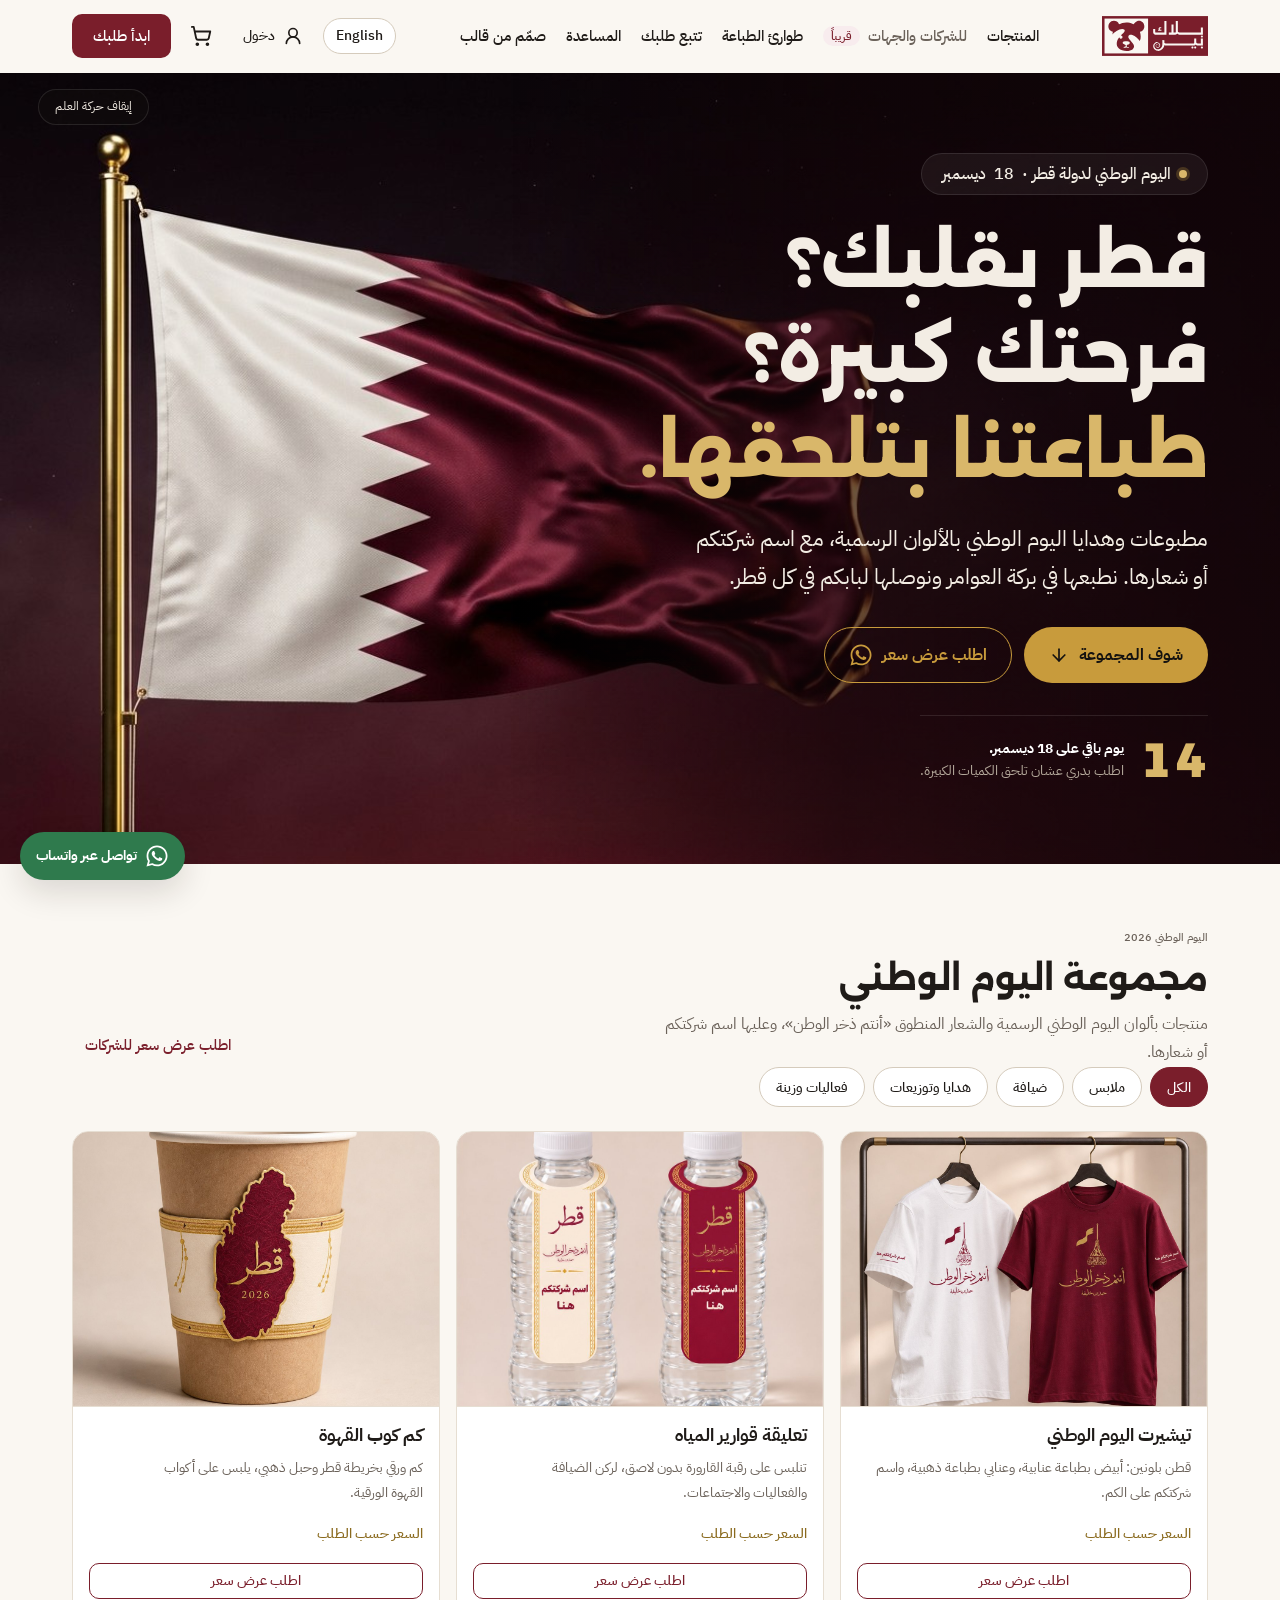
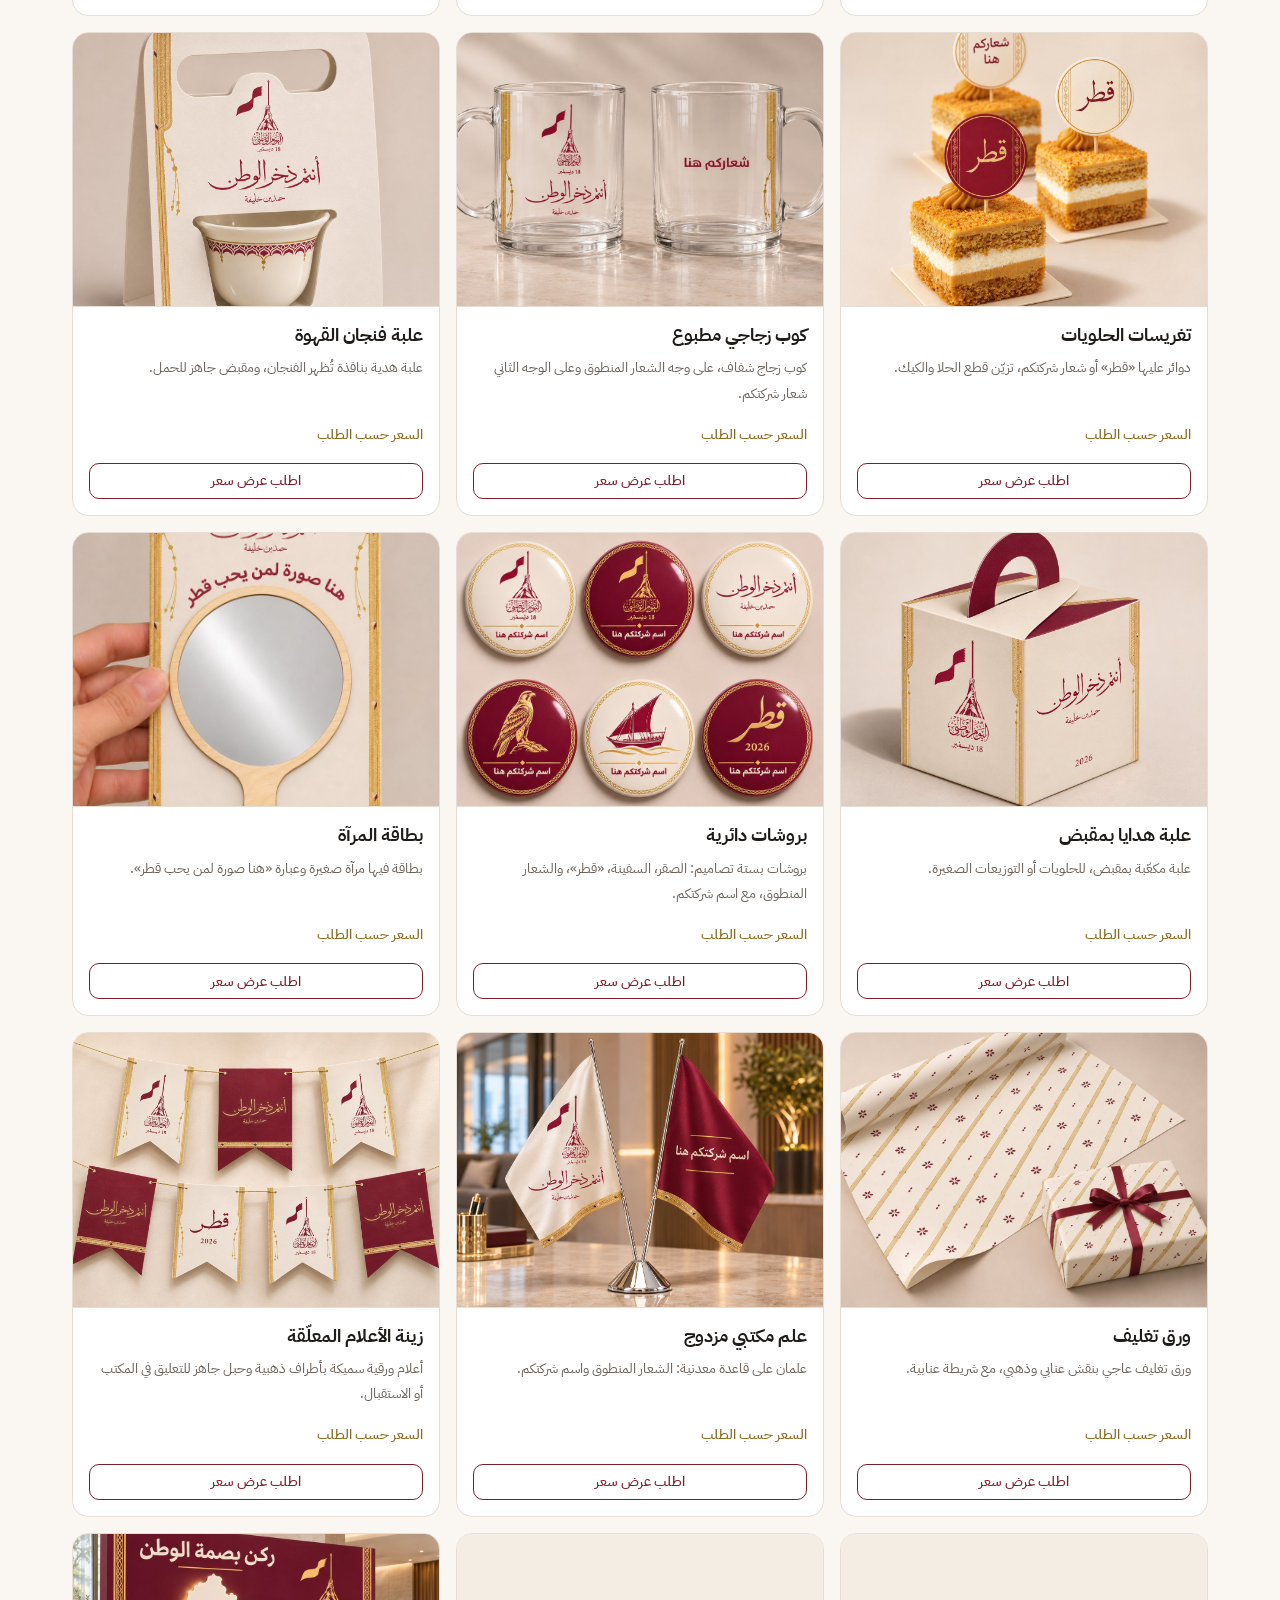
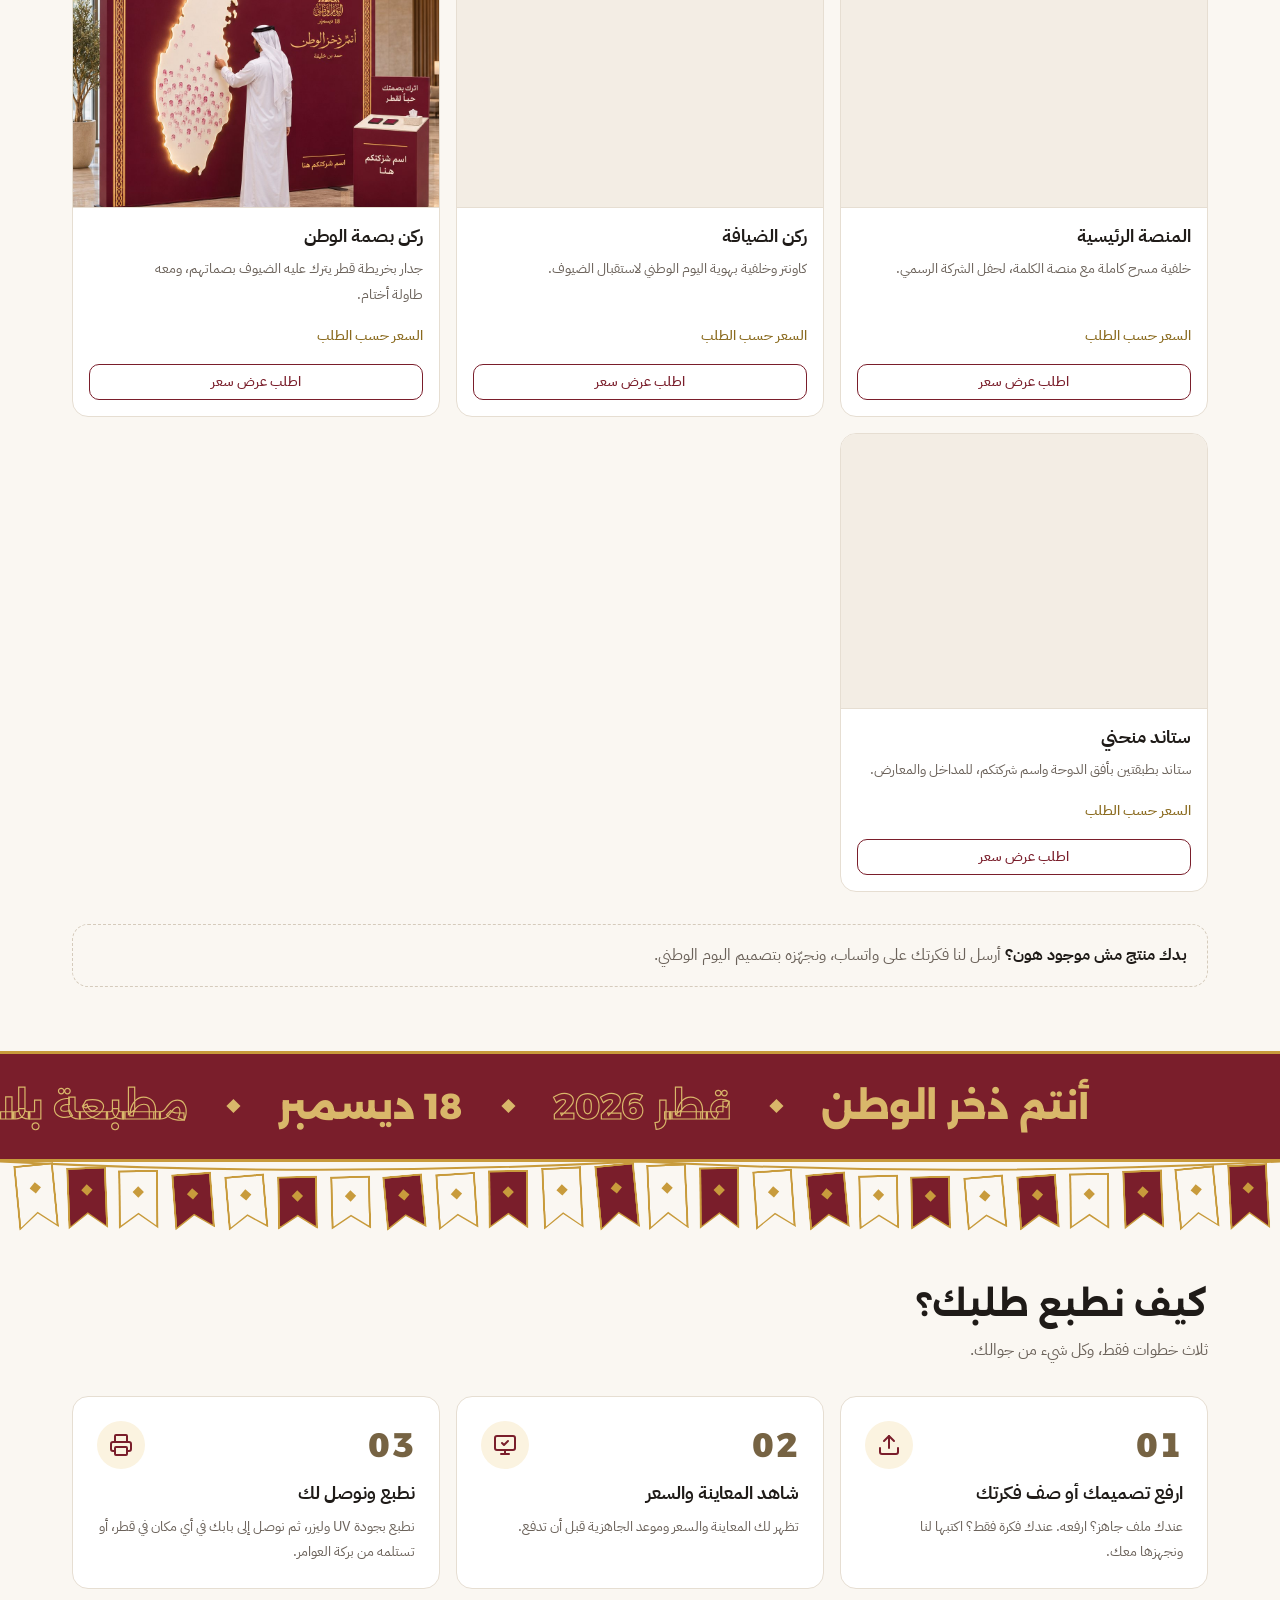
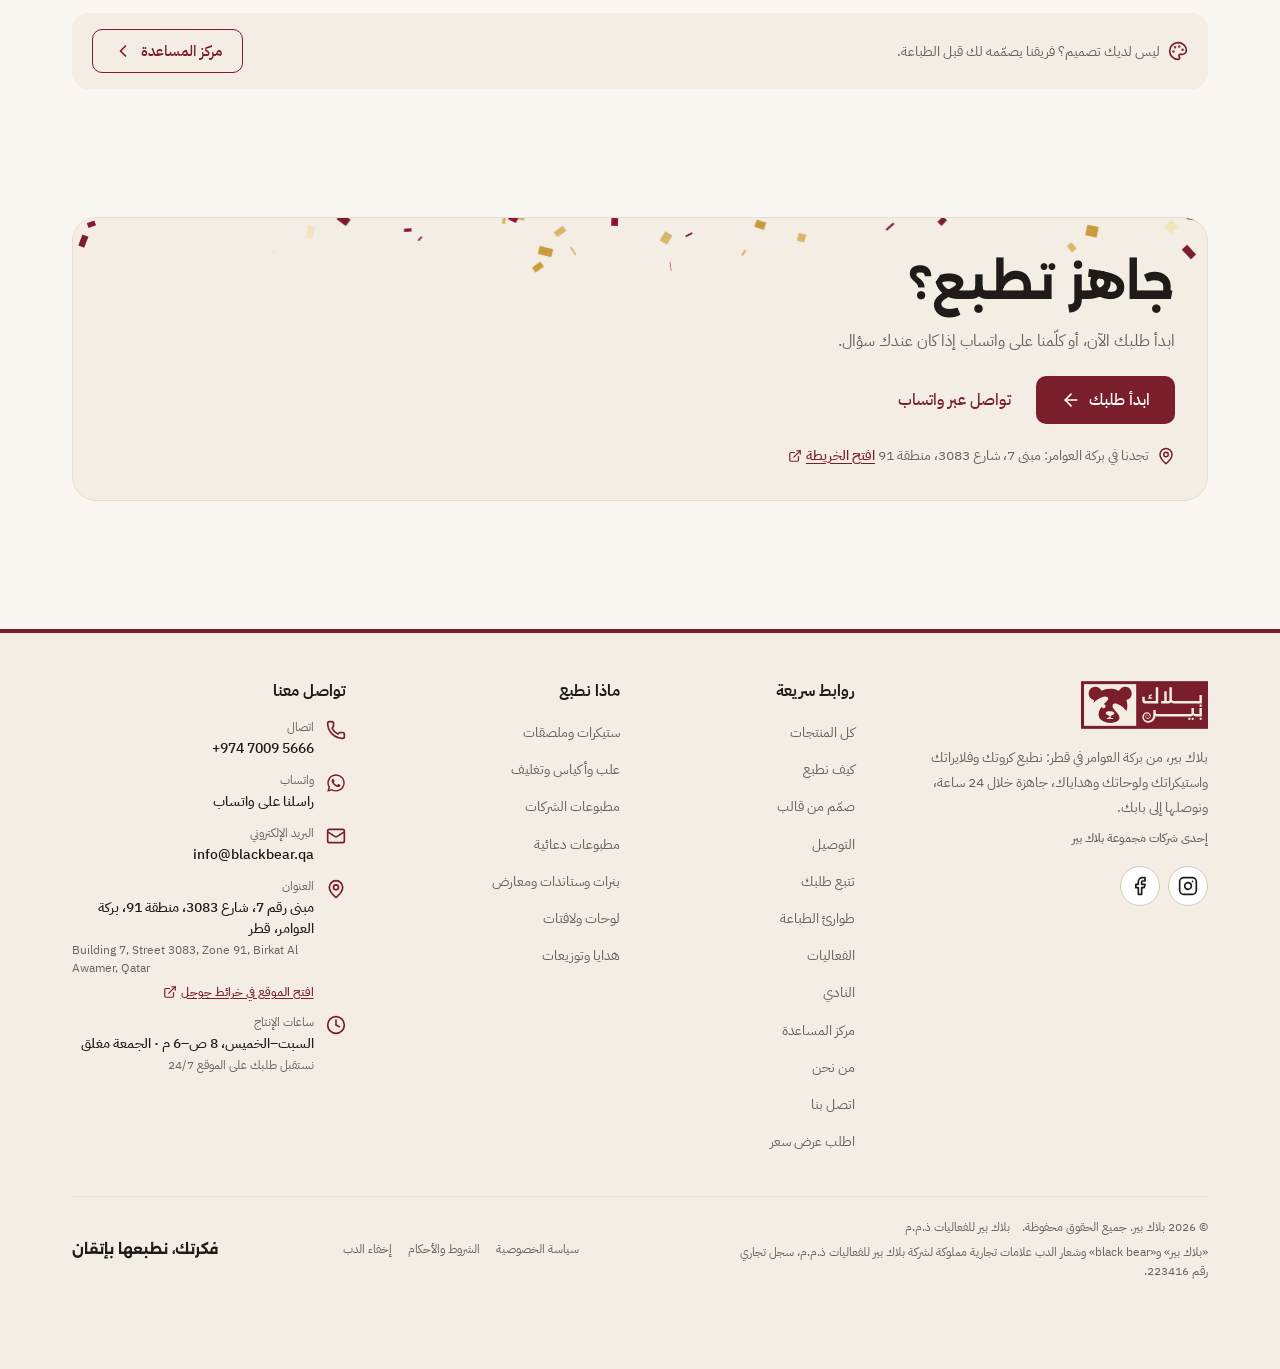
<file: index.html>
<!DOCTYPE html>

<html dir="rtl" lang="ar"><head><meta charset="utf-8"/><meta content="width=device-width, initial-scale=1" name="viewport"/><title>اليوم الوطني 2026 | مطبعة بلاك بير</title><meta content="مجموعة اليوم الوطني 2026 من مطبعة بلاك بير: تيشيرتات وتعليقات قوارير وزينة معلّقة بالألوان الرسمية، مع اسم شركتكم أو شعارها، والتوصيل لكل قطر." name="description"/><meta content="اليوم الوطني 2026 | مطبعة بلاك بير" property="og:title"/><meta content="ar_QA" property="og:locale"/><meta content="#FAF7F2" name="theme-color"/><link href="https://blackbear.qa/icon.svg" rel="icon" type="image/svg+xml"/><link href="site.css" rel="stylesheet"/></head><body><div hidden=""><!--$--><!--/$--></div><a class="skip-link" href="#main">انتقل إلى المحتوى</a><svg aria-hidden="true" data-logo-sprite="" focusable="false" height="0" style="position:absolute;inline-size:0;block-size:0;overflow:hidden" width="0" xmlns="http://www.w3.org/2000/svg"><defs><g><rect height="74.217" id="bbph-ar-p0" width="197.083" x="0" y="0"></rect><rect height="64.777" id="bbph-ar-p1" width="80.926" x="4.72" y="4.72"></rect><g id="bbph-ar-p2" transform="translate(0.001 -0.006) scale(1.00000)"><path d="M51.516 48.992C52.703 51.736 48.191 52.624 46.661 53.785C45.914 54.348 45.535 55.069 45.879 56.01C46.424 57.488 49.133 56.925 49.995 57.919C50.294 58.262 50.276 58.79 49.845 59.001C49.133 59.352 46.635 58.508 45.641 58.447C43.935 58.332 42.783 58.895 41.244 59.018C40.681 59.062 39.722 59.071 39.951 58.227C40.32 56.899 43.882 57.602 44.26 55.852C44.419 55.078 44.234 54.454 43.636 53.944C42.097 52.624 37.866 51.965 38.482 49.265C38.922 47.321 42.536 46.996 44.111 46.934C46.063 46.855 50.61 46.881 51.516 48.992M65.095 9.485C61.63 10.567 59.194 14.938 58.781 15.061C58.402 15.167 52.765 12.722 51.287 12.423C46.749 11.482 42.237 11.552 37.77 12.836C36.723 13.144 32.088 15.387 31.657 15.07C28.649 7.629 17.849 6.741 13.548 13.584C9.643 19.802 12.854 28.078 20.171 29.406L19.362 34.304C22.475 29.458 36.002 20.831 41.191 24.964C45.404 28.324 36.714 33.601 34.911 36.151C39.212 35.791 39.3 42.818 34.515 42.07C33.152 41.859 32.387 40.813 32.229 39.652C27.101 44.999 25.184 54.542 30.998 60.082C36.855 65.667 50.936 66.854 57.197 61.692C66.406 54.093 48.579 44.973 48.948 38.658C49.194 34.524 53.477 34.533 56.512 35.413C61.903 36.978 67.268 41.991 70.302 46.573C72.984 41.349 72.026 34.85 70.504 29.406C84.655 26.319 79.211 5.061 65.095 9.485"></path></g><g id="bbph-ar-p3" transform="translate(82.855 -86.655) scale(1.29493)"><path d="M21.366 86.53L20.5 86.53C19.951 86.53 19.55 86.409 19.298 86.166C19.046 85.923 18.92 85.669 18.92 85.403C18.92 85.064 19.014 84.817 19.202 84.661C19.389 84.505 19.621 84.427 19.896 84.427C20.079 84.427 20.26 84.444 20.438 84.475C20.617 84.508 20.784 84.542 20.94 84.579L21.174 83.136C20.715 83.008 20.253 82.943 19.786 82.943C18.915 82.943 18.272 83.152 17.855 83.569C17.438 83.986 17.23 84.469 17.23 85.018C17.23 85.33 17.296 85.612 17.429 85.865C17.561 86.116 17.697 86.339 17.834 86.53L16.57 86.53L16.57 88.042L21.366 88.042L21.366 86.53"></path><path d="M25.606 90.665L13.54 90.665C13.421 90.665 13.297 90.654 13.169 90.631C13.041 90.608 12.921 90.553 12.812 90.466C12.702 90.379 12.605 90.246 12.523 90.067C12.441 89.888 12.399 89.653 12.399 89.359L12.399 85.553L9.486 85.553L9.486 89.882C9.486 90.376 9.55 90.855 9.678 91.318C9.806 91.78 10.015 92.181 10.304 92.52C10.592 92.859 10.968 93.132 11.43 93.338C11.893 93.544 12.459 93.647 13.128 93.647L28.547 93.647L28.547 74.209L25.606 74.209L25.606 90.665"></path><path d="M78.189 93.647L80.885 93.647L80.885 83.45L77.957 83.45L77.957 90.665L74.618 90.665L74.439 90.665L47.154 90.665C46.302 90.665 45.718 90.445 45.402 90.005C45.086 89.565 44.928 89.002 44.928 88.315L44.928 74.209L41.973 74.209L41.973 89.346C41.973 89.749 41.916 90.069 41.801 90.308C41.687 90.546 41.432 90.665 41.039 90.665L38.716 90.665L38.716 79.006L35.803 79.006L35.803 90.665L31.969 90.665L31.969 93.647L41.162 93.647C41.813 93.647 42.42 93.505 42.983 93.221C43.547 92.937 43.975 92.506 44.268 91.929C44.534 92.36 44.902 92.754 45.374 93.111C45.846 93.468 46.426 93.647 47.113 93.647L73.753 93.647L73.849 93.647L74.053 93.647L78.038 93.647L78.189 93.647"></path><path d="M80.497 95.407C80.213 95.141 79.874 95.008 79.479 95.008C79.058 95.008 78.708 95.141 78.428 95.407C78.149 95.673 78.01 96 78.01 96.387C78.01 96.79 78.149 97.123 78.428 97.385C78.708 97.647 79.058 97.778 79.479 97.778C79.874 97.778 80.213 97.647 80.497 97.385C80.78 97.123 80.922 96.79 80.922 96.387C80.922 96 80.78 95.673 80.497 95.407"></path><path d="M80.497 111.11C80.213 110.844 79.874 110.711 79.479 110.711C79.058 110.711 78.708 110.844 78.428 111.11C78.149 111.376 78.01 111.703 78.01 112.09C78.01 112.493 78.149 112.826 78.428 113.088C78.708 113.35 79.058 113.481 79.479 113.481C79.874 113.481 80.213 113.35 80.497 113.088C80.78 112.826 80.922 112.493 80.922 112.09C80.922 111.703 80.78 111.376 80.497 111.11"></path><path d="M70.896 111.11C70.612 110.844 70.273 110.711 69.878 110.711C69.456 110.711 69.107 110.844 68.827 111.11C68.547 111.376 68.409 111.703 68.409 112.09C68.409 112.493 68.547 112.826 68.827 113.088C69.107 113.35 69.456 113.481 69.878 113.481C70.273 113.481 70.612 113.35 70.896 113.088C71.179 112.826 71.32 112.493 71.32 112.09C71.32 111.703 71.179 111.376 70.896 111.11"></path><path d="M66.915 111.11C66.631 110.844 66.292 110.711 65.897 110.711C65.476 110.711 65.126 110.844 64.846 111.11C64.567 111.376 64.428 111.703 64.428 112.09C64.428 112.493 64.567 112.826 64.846 113.088C65.126 113.35 65.476 113.481 65.897 113.481C66.292 113.481 66.631 113.35 66.915 113.088C67.198 112.826 67.34 112.493 67.34 112.09C67.34 111.703 67.198 111.376 66.915 111.11"></path><path d="M77.941 106.373L74.506 106.373L74.298 106.373L73.594 106.373C72.737 106.373 72.145 106.152 71.818 105.709C71.49 105.267 71.327 104.701 71.327 104.009L71.327 99.117L68.397 99.117L68.397 105.046C68.397 105.452 68.332 105.774 68.203 106.014C68.074 106.253 67.821 106.373 67.443 106.373L65.514 106.373L65.107 106.373L64.955 106.373L63.384 106.373L61.755 106.373L61.63 106.373L61.004 106.373L60.999 106.373L60.947 106.373L60.879 106.373L60.874 106.373L60.855 106.373L60.822 106.373L60.73 106.373L60.706 106.373L60.581 106.373L58.72 106.373L30.814 106.373L28.529 106.373L28.391 106.373L27.631 106.373C26.737 106.373 26.129 106.152 25.806 105.709C25.686 105.544 25.635 105.396 25.614 105.168L25.604 101.5L22.669 101.481L22.67 107.299L22.671 107.401L22.676 107.44C22.647 109.254 22.117 111.179 20.884 112.589C20.275 113.299 19.508 113.874 18.648 114.279C17.822 114.666 16.899 114.84 15.98 114.759C15.061 114.685 14.156 114.358 13.387 113.824C12.615 113.294 11.992 112.549 11.584 111.688C11.189 110.86 11.078 109.905 11.275 108.994C11.471 108.085 11.974 107.234 12.698 106.624C12.879 106.472 13.072 106.333 13.276 106.21C13.481 106.09 13.699 105.98 13.91 105.9C14.339 105.736 14.803 105.661 15.267 105.683C16.197 105.721 17.116 106.168 17.73 106.895C18.034 107.255 18.283 107.692 18.401 108.132C18.524 108.579 18.526 109.061 18.411 109.517C18.294 109.973 18.061 110.405 17.73 110.749C17.567 110.923 17.379 111.075 17.174 111.201C16.968 111.33 16.75 111.43 16.527 111.491C16.077 111.615 15.582 111.591 15.138 111.415C14.693 111.243 14.303 110.923 14.048 110.51C13.917 110.302 13.827 110.081 13.781 109.85C13.736 109.618 13.738 109.376 13.788 109.141C13.885 108.672 14.18 108.241 14.597 107.982C15.005 107.711 15.529 107.654 15.982 107.852C16.208 107.945 16.407 108.101 16.56 108.294C16.716 108.489 16.821 108.721 16.845 108.963C16.902 109.45 16.615 109.968 16.146 110.171C15.926 110.285 15.652 110.31 15.402 110.227C15.152 110.148 14.929 109.962 14.802 109.714C14.893 109.977 15.095 110.207 15.359 110.334C15.621 110.462 15.944 110.485 16.234 110.382C16.804 110.171 17.196 109.561 17.157 108.939C17.141 108.627 17.022 108.329 16.845 108.083C16.667 107.834 16.427 107.626 16.147 107.493C15.595 107.21 14.883 107.253 14.354 107.571C13.813 107.87 13.402 108.402 13.243 109.009C13.162 109.313 13.143 109.634 13.188 109.948C13.233 110.262 13.342 110.567 13.493 110.835C13.794 111.38 14.279 111.827 14.855 112.083C15.428 112.345 16.093 112.415 16.718 112.276C17.96 111.987 18.975 111.007 19.346 109.784C19.534 109.177 19.567 108.516 19.428 107.887C19.287 107.25 18.998 106.687 18.617 106.182C17.85 105.176 16.649 104.504 15.368 104.384C14.728 104.32 14.072 104.391 13.456 104.591C12.841 104.795 12.29 105.09 11.782 105.477C10.77 106.245 10.024 107.361 9.69 108.601C9.351 109.84 9.435 111.207 9.936 112.406C10.414 113.572 11.205 114.628 12.222 115.404C13.233 116.186 14.455 116.702 15.738 116.874C17.018 117.054 18.357 116.877 19.561 116.383C20.731 115.905 21.814 115.178 22.696 114.251C23.584 113.329 24.49 112.212 24.927 111C25.229 110.169 25.404 109.29 25.457 108.401C25.701 108.64 25.993 108.854 26.338 109.04C26.748 109.262 27.207 109.372 27.714 109.372L28.391 109.372L28.529 109.372L30.841 109.372L58.72 109.372L60.581 109.372L60.73 109.372L60.733 109.372L60.822 109.372L60.874 109.372L60.879 109.372L60.882 109.372L60.975 109.372L61.026 109.372L61.031 109.372L61.63 109.372L61.782 109.372L63.384 109.372L64.955 109.372L65.135 109.372L65.541 109.372L67.568 109.372C68.286 109.372 68.908 109.209 69.433 108.882C69.959 108.554 70.369 108.142 70.664 107.644C70.903 108.078 71.251 108.474 71.707 108.833C72.163 109.193 72.769 109.372 73.525 109.372L74.298 109.372L74.506 109.372L80.885 109.372L80.885 99.117L77.941 99.117L77.941 106.373"></path></g><mask height="74.217" id="bbph-ar-mask" maskunits="userSpaceOnUse" width="197.083" x="0" y="0"><use fill="#fff" href="#bbph-ar-p0"></use><use fill="#000" href="#bbph-ar-p1"></use><use fill="#fff" href="#bbph-ar-p2"></use><use fill="#000" href="#bbph-ar-p3"></use></mask><g id="bbph-ar-ground"><use href="#bbph-ar-p1"></use><use href="#bbph-ar-p3"></use></g></g></defs></svg><header class="Header-module__85i50G__header" data-testid="header"><div class="container Header-module__85i50G__inner"><span style="display:contents"><a aria-label="بلاك بير — الصفحة الرئيسية" class="Header-module__85i50G__logoLink" href="https://blackbear.qa/"><span class="Logo-module__TJhx0G__logo Header-module__85i50G__logoFull" data-logo="ar" dir="rtl" lang="ar" translate="no"><svg aria-hidden="true" class="Logo-module__TJhx0G__plaque" focusable="false" height="40" viewbox="0 0 197.083 74.217" width="106" xmlns="http://www.w3.org/2000/svg"><use fill="var(--logo-ground)" href="#bbph-ar-ground"></use><rect fill="var(--logo-fg)" height="74.217" mask="url(#bbph-ar-mask)" width="197.083" x="0" y="0"></rect></svg></span><span class="Logo-module__TJhx0G__logo Header-module__85i50G__logoCompact" data-logo="ar" dir="rtl" lang="ar" translate="no"><svg aria-hidden="true" class="Logo-module__TJhx0G__plaque" focusable="false" height="32" viewbox="0 0 197.083 74.217" width="85" xmlns="http://www.w3.org/2000/svg"><use fill="var(--logo-ground)" href="#bbph-ar-ground"></use><rect fill="var(--logo-fg)" height="74.217" mask="url(#bbph-ar-mask)" width="197.083" x="0" y="0"></rect></svg></span></a></span><nav aria-label="التنقل الرئيسي" class="Header-module__85i50G__nav" data-enclose=""><ul class="NavLinks-module__K6ozZq__list NavLinks-module__K6ozZq__bar" role="list"><li class="NavLinks-module__K6ozZq__item" data-key="products"><a class="NavLinks-module__K6ozZq__link" data-testid="nav-link-products" href="https://blackbear.qa/products">المنتجات</a></li><li class="NavLinks-module__K6ozZq__item" data-key="business"><span class="NavLinks-module__K6ozZq__link NavLinks-module__K6ozZq__soon" data-soon="" data-testid="nav-link-business">للشركات والجهات<!-- --> <span class="NavLinks-module__K6ozZq__soonBadge">قريباً</span></span></li><li class="NavLinks-module__K6ozZq__item" data-key="sos"><a class="NavLinks-module__K6ozZq__link" data-testid="nav-link-sos" href="https://blackbear.qa/sos">طوارئ الطباعة</a></li><li class="NavLinks-module__K6ozZq__item" data-key="track"><a class="NavLinks-module__K6ozZq__link" data-testid="nav-link-track" href="https://blackbear.qa/track">تتبع طلبك</a></li><li class="NavLinks-module__K6ozZq__item" data-key="help"><a class="NavLinks-module__K6ozZq__link" data-testid="nav-link-help" href="https://blackbear.qa/help">المساعدة</a></li><li class="NavLinks-module__K6ozZq__item" data-key="studio"><a class="NavLinks-module__K6ozZq__link" data-testid="nav-studio" href="https://blackbear.qa/studio">صمّم من قالب</a></li></ul></nav><div class="Header-module__85i50G__actions"><!--$--><a class="LanguageSwitch-module__vtomAW__switch LanguageSwitch-module__vtomAW__chip" data-testid="lang-switch" href="https://blackbear.qa/en/national-day" hreflang="en" lang="en"><span class="LanguageSwitch-module__vtomAW__full">English</span><span class="LanguageSwitch-module__vtomAW__short">EN<span class="sr-only"> — English</span></span></a><!--/$--><a aria-label="دخول" class="AccountMenu-module__7anEZW__link Header-module__85i50G__account" data-testid="account-link" href="https://blackbear.qa/login"><svg aria-hidden="true" class="lucide lucide-user-round AccountMenu-module__7anEZW__icon" fill="none" height="24" stroke="currentColor" stroke-linecap="round" stroke-linejoin="round" stroke-width="2" viewbox="0 0 24 24" width="24" xmlns="http://www.w3.org/2000/svg"><circle cx="12" cy="8" r="5"></circle><path d="M20 21a8 8 0 0 0-16 0"></path></svg><span class="AccountMenu-module__7anEZW__label">دخول</span></a><a class="Header-module__85i50G__cart" data-testid="cart-link" href="https://blackbear.qa/cart"><svg aria-hidden="true" class="lucide lucide-shopping-cart Header-module__85i50G__cartIcon" fill="none" height="24" stroke="currentColor" stroke-linecap="round" stroke-linejoin="round" stroke-width="2" viewbox="0 0 24 24" width="24" xmlns="http://www.w3.org/2000/svg"><circle cx="8" cy="21" r="1"></circle><circle cx="19" cy="21" r="1"></circle><path d="M2.05 2.05h2l2.66 12.42a2 2 0 0 0 2 1.58h9.78a2 2 0 0 0 1.95-1.57l1.65-7.43H5.12"></path></svg><span class="sr-only">السلة</span><span aria-hidden="true" class="Header-module__85i50G__badge" data-empty="true" data-testid="cart-count">0</span><span class="sr-only">السلة فارغة</span></a><a class="Button-module__xDwtkW__button Button-module__xDwtkW__primary Button-module__xDwtkW__md Header-module__85i50G__cta" data-enclose="" href="https://blackbear.qa/products">ابدأ طلبك</a><button aria-controls="_R_1el5rrqbn5rlb_" aria-expanded="true" aria-label="افتح القائمة" class="Button-module__xDwtkW__button Button-module__xDwtkW__tertiary IconButton-module__Nkf5lG__iconButton IconButton-module__Nkf5lG__md Header-module__85i50G__menuButton" data-enclose="" data-testid="mobile-menu-button" title="افتح القائمة" type="button"><svg aria-hidden="true" class="lucide lucide-menu IconButton-module__Nkf5lG__icon" fill="none" height="24" stroke="currentColor" stroke-linecap="round" stroke-linejoin="round" stroke-width="2" viewbox="0 0 24 24" width="24" xmlns="http://www.w3.org/2000/svg"><path d="M4 5h16"></path><path d="M4 12h16"></path><path d="M4 19h16"></path></svg></button><dialog aria-labelledby="_R_1el5rrqbn5rlb_-title" class="Drawer-module__mNym0G__dialog Drawer-module__mNym0G__end" data-testid="mobile-menu" id="_R_1el5rrqbn5rlb_"><div class="Drawer-module__mNym0G__panel MobileMenu-module__o7waBW__panel"><div class="Drawer-module__mNym0G__header"><div class="Drawer-module__mNym0G__headerSlot"><a aria-label="بلاك بير — الصفحة الرئيسية" class="MobileMenu-module__o7waBW__logoLink" href="https://blackbear.qa/"><span class="Logo-module__TJhx0G__logo" data-logo="ar" dir="rtl" lang="ar" translate="no"><svg aria-hidden="true" class="Logo-module__TJhx0G__plaque" focusable="false" height="32" viewbox="0 0 197.083 74.217" width="85" xmlns="http://www.w3.org/2000/svg"><use fill="var(--logo-ground)" href="#bbph-ar-ground"></use><rect fill="var(--logo-fg)" height="74.217" mask="url(#bbph-ar-mask)" width="197.083" x="0" y="0"></rect></svg></span></a></div><h2 class="sr-only" id="_R_1el5rrqbn5rlb_-title">القائمة</h2><button aria-label="أغلق القائمة" class="Button-module__xDwtkW__button Button-module__xDwtkW__tertiary IconButton-module__Nkf5lG__iconButton IconButton-module__Nkf5lG__md IconButton-module__Nkf5lG__round Drawer-module__mNym0G__close" title="أغلق القائمة" type="button"><svg aria-hidden="true" class="lucide lucide-x IconButton-module__Nkf5lG__icon" fill="none" height="24" stroke="currentColor" stroke-linecap="round" stroke-linejoin="round" stroke-width="2" viewbox="0 0 24 24" width="24" xmlns="http://www.w3.org/2000/svg"><path d="M18 6 6 18"></path><path d="m6 6 12 12"></path></svg></button></div><div class="Drawer-module__mNym0G__body"><nav aria-label="قائمة الجوال" class="MobileMenu-module__o7waBW__nav"><div class="MobileMenu-module__o7waBW__group"><h3 class="MobileMenu-module__o7waBW__groupTitle">ماذا تريد أن تطبع؟</h3><ul class="MobileMenu-module__o7waBW__categories" role="list"><li><a class="MobileMenu-module__o7waBW__category" data-testid="menu-category-stickers" href="https://blackbear.qa/products/stickers"><svg aria-hidden="true" class="lucide lucide-sticker MobileMenu-module__o7waBW__categoryIcon" fill="none" height="24" stroke="currentColor" stroke-linecap="round" stroke-linejoin="round" stroke-width="2" viewbox="0 0 24 24" width="24" xmlns="http://www.w3.org/2000/svg"><path d="M21 9a2.4 2.4 0 0 0-.706-1.706l-3.588-3.588A2.4 2.4 0 0 0 15 3H5a2 2 0 0 0-2 2v14a2 2 0 0 0 2 2h14a2 2 0 0 0 2-2z"></path><path d="M15 3v5a1 1 0 0 0 1 1h5"></path><path d="M8 13h.01"></path><path d="M16 13h.01"></path><path d="M10 16s.8 1 2 1c1.3 0 2-1 2-1"></path></svg><span>ستيكرات وملصقات</span></a></li><li><a class="MobileMenu-module__o7waBW__category" data-testid="menu-category-packaging" href="https://blackbear.qa/products/packaging"><svg aria-hidden="true" class="lucide lucide-package MobileMenu-module__o7waBW__categoryIcon" fill="none" height="24" stroke="currentColor" stroke-linecap="round" stroke-linejoin="round" stroke-width="2" viewbox="0 0 24 24" width="24" xmlns="http://www.w3.org/2000/svg"><path d="M11 21.73a2 2 0 0 0 2 0l7-4A2 2 0 0 0 21 16V8a2 2 0 0 0-1-1.73l-7-4a2 2 0 0 0-2 0l-7 4A2 2 0 0 0 3 8v8a2 2 0 0 0 1 1.73z"></path><path d="M12 22V12"></path><polyline points="3.29 7 12 12 20.71 7"></polyline><path d="m7.5 4.27 9 5.15"></path></svg><span>علب وأكياس وتغليف</span></a></li><li><a class="MobileMenu-module__o7waBW__category" data-testid="menu-category-corporate" href="https://blackbear.qa/products/corporate"><svg aria-hidden="true" class="lucide lucide-briefcase MobileMenu-module__o7waBW__categoryIcon" fill="none" height="24" stroke="currentColor" stroke-linecap="round" stroke-linejoin="round" stroke-width="2" viewbox="0 0 24 24" width="24" xmlns="http://www.w3.org/2000/svg"><path d="M16 20V4a2 2 0 0 0-2-2h-4a2 2 0 0 0-2 2v16"></path><rect height="14" rx="2" width="20" x="2" y="6"></rect></svg><span>مطبوعات الشركات</span></a></li><li><a class="MobileMenu-module__o7waBW__category" data-testid="menu-category-marketing" href="https://blackbear.qa/products/marketing"><svg aria-hidden="true" class="lucide lucide-megaphone MobileMenu-module__o7waBW__categoryIcon" fill="none" height="24" stroke="currentColor" stroke-linecap="round" stroke-linejoin="round" stroke-width="2" viewbox="0 0 24 24" width="24" xmlns="http://www.w3.org/2000/svg"><path d="M11 6a13 13 0 0 0 8.4-2.8A1 1 0 0 1 21 4v12a1 1 0 0 1-1.6.8A13 13 0 0 0 11 14H5a2 2 0 0 1-2-2V8a2 2 0 0 1 2-2z"></path><path d="M6 14a12 12 0 0 0 2.4 7.2 2 2 0 0 0 3.2-2.4A8 8 0 0 1 10 14"></path><path d="M8 6v8"></path></svg><span>مطبوعات دعائية</span></a></li><li><a class="MobileMenu-module__o7waBW__category" data-testid="menu-category-banners-stands" href="https://blackbear.qa/products/banners-stands"><svg aria-hidden="true" class="lucide lucide-flag MobileMenu-module__o7waBW__categoryIcon" fill="none" height="24" stroke="currentColor" stroke-linecap="round" stroke-linejoin="round" stroke-width="2" viewbox="0 0 24 24" width="24" xmlns="http://www.w3.org/2000/svg"><path d="M4 22V4a1 1 0 0 1 .4-.8A6 6 0 0 1 8 2c3 0 5 2 7.333 2q2 0 3.067-.8A1 1 0 0 1 20 4v10a1 1 0 0 1-.4.8A6 6 0 0 1 16 16c-3 0-5-2-8-2a6 6 0 0 0-4 1.528"></path></svg><span>بنرات وستاندات ومعارض</span></a></li><li><a class="MobileMenu-module__o7waBW__category" data-testid="menu-category-signage" href="https://blackbear.qa/products/signage"><svg aria-hidden="true" class="lucide lucide-signpost MobileMenu-module__o7waBW__categoryIcon" fill="none" height="24" stroke="currentColor" stroke-linecap="round" stroke-linejoin="round" stroke-width="2" viewbox="0 0 24 24" width="24" xmlns="http://www.w3.org/2000/svg"><path d="M12 13v8"></path><path d="M12 3v3"></path><path d="M18 6a2 2 0 0 1 1.387.56l2.307 2.22a1 1 0 0 1 0 1.44l-2.307 2.22A2 2 0 0 1 18 13H6a2 2 0 0 1-1.387-.56l-2.306-2.22a1 1 0 0 1 0-1.44l2.306-2.22A2 2 0 0 1 6 6z"></path></svg><span>لوحات ولافتات</span></a></li><li><a class="MobileMenu-module__o7waBW__category" data-testid="menu-category-gifts" href="https://blackbear.qa/products/gifts"><svg aria-hidden="true" class="lucide lucide-gift MobileMenu-module__o7waBW__categoryIcon" fill="none" height="24" stroke="currentColor" stroke-linecap="round" stroke-linejoin="round" stroke-width="2" viewbox="0 0 24 24" width="24" xmlns="http://www.w3.org/2000/svg"><path d="M12 7v14"></path><path d="M20 11v8a2 2 0 0 1-2 2H6a2 2 0 0 1-2-2v-8"></path><path d="M7.5 7a1 1 0 0 1 0-5A4.8 8 0 0 1 12 7a4.8 8 0 0 1 4.5-5 1 1 0 0 1 0 5"></path><rect height="4" rx="1" width="18" x="3" y="7"></rect></svg><span>هدايا وتوزيعات</span></a></li><li><a class="MobileMenu-module__o7waBW__category" data-testid="menu-category-all" href="https://blackbear.qa/products"><svg aria-hidden="true" class="lucide lucide-layout-grid MobileMenu-module__o7waBW__categoryIcon" fill="none" height="24" stroke="currentColor" stroke-linecap="round" stroke-linejoin="round" stroke-width="2" viewbox="0 0 24 24" width="24" xmlns="http://www.w3.org/2000/svg"><rect height="7" rx="1" width="7" x="3" y="3"></rect><rect height="7" rx="1" width="7" x="14" y="3"></rect><rect height="7" rx="1" width="7" x="14" y="14"></rect><rect height="7" rx="1" width="7" x="3" y="14"></rect></svg><span>كل المنتجات</span></a></li></ul></div><div class="MobileMenu-module__o7waBW__group"><h3 class="MobileMenu-module__o7waBW__groupTitle">خدمات ومساعدة</h3><ul class="NavLinks-module__K6ozZq__list NavLinks-module__K6ozZq__stack" role="list"><li class="NavLinks-module__K6ozZq__item" data-key="sos"><a class="NavLinks-module__K6ozZq__link" data-testid="nav-link-sos" href="https://blackbear.qa/sos">طوارئ الطباعة</a></li><li class="NavLinks-module__K6ozZq__item" data-key="business"><span class="NavLinks-module__K6ozZq__link NavLinks-module__K6ozZq__soon" data-soon="" data-testid="nav-link-business">للشركات والجهات<!-- --> <span class="NavLinks-module__K6ozZq__soonBadge">قريباً</span></span></li><li class="NavLinks-module__K6ozZq__item" data-key="studio"><a class="NavLinks-module__K6ozZq__link" data-testid="nav-studio" href="https://blackbear.qa/studio">صمّم من قالب</a></li><li class="NavLinks-module__K6ozZq__item" data-key="delivery"><a class="NavLinks-module__K6ozZq__link" data-testid="nav-link-delivery" href="https://blackbear.qa/delivery">التوصيل</a></li><li class="NavLinks-module__K6ozZq__item" data-key="track"><a class="NavLinks-module__K6ozZq__link" data-testid="nav-link-track" href="https://blackbear.qa/track">تتبع طلبك</a></li><li class="NavLinks-module__K6ozZq__item" data-key="help"><a class="NavLinks-module__K6ozZq__link" data-testid="nav-link-help" href="https://blackbear.qa/help">المساعدة</a></li></ul></div><div class="MobileMenu-module__o7waBW__group"><h3 class="MobileMenu-module__o7waBW__groupTitle">المزيد من بلاك بير</h3><ul class="NavLinks-module__K6ozZq__list NavLinks-module__K6ozZq__stack" role="list"><li class="NavLinks-module__K6ozZq__item" data-key="club"><a class="NavLinks-module__K6ozZq__link" data-testid="nav-link-club" href="https://blackbear.qa/club">النادي</a></li></ul></div></nav><div class="MobileMenu-module__o7waBW__group"><h3 class="MobileMenu-module__o7waBW__groupTitle">الحساب والتواصل</h3><div class="MobileMenu-module__o7waBW__actions"><a class="AccountMenu-module__7anEZW__row" data-testid="account-link" href="https://blackbear.qa/login"><svg aria-hidden="true" class="lucide lucide-log-in AccountMenu-module__7anEZW__rowIcon flipRtl" fill="none" height="24" stroke="currentColor" stroke-linecap="round" stroke-linejoin="round" stroke-width="2" viewbox="0 0 24 24" width="24" xmlns="http://www.w3.org/2000/svg"><path d="m10 17 5-5-5-5"></path><path d="M15 12H3"></path><path d="M15 3h4a2 2 0 0 1 2 2v14a2 2 0 0 1-2 2h-4"></path></svg><span>دخول</span></a><!--$--><a class="LanguageSwitch-module__vtomAW__switch LanguageSwitch-module__vtomAW__row" data-testid="lang-switch" href="https://blackbear.qa/en/national-day" hreflang="en" lang="en"><span class="LanguageSwitch-module__vtomAW__full">English</span></a><!--/$--><a class="Button-module__xDwtkW__button Button-module__xDwtkW__primary Button-module__xDwtkW__lg Button-module__xDwtkW__fullWidth" href="https://blackbear.qa/products">ابدأ طلبك</a></div></div></div><div class="Drawer-module__mNym0G__footer"><div class="MobileMenu-module__o7waBW__contact"><a class="MobileMenu-module__o7waBW__contactLink" href="tel:+97470095666"><svg aria-hidden="true" class="lucide lucide-phone MobileMenu-module__o7waBW__contactIcon" fill="none" height="24" stroke="currentColor" stroke-linecap="round" stroke-linejoin="round" stroke-width="2" viewbox="0 0 24 24" width="24" xmlns="http://www.w3.org/2000/svg"><path d="M13.832 16.568a1 1 0 0 0 1.213-.303l.355-.465A2 2 0 0 1 17 15h3a2 2 0 0 1 2 2v3a2 2 0 0 1-2 2A18 18 0 0 1 2 4a2 2 0 0 1 2-2h3a2 2 0 0 1 2 2v3a2 2 0 0 1-.8 1.6l-.468.351a1 1 0 0 0-.292 1.233 14 14 0 0 0 6.392 6.384"></path></svg><span class="MobileMenu-module__o7waBW__contactText"><span class="MobileMenu-module__o7waBW__contactLabel">اتصل بنا</span><bdi class="Bdi-module__5pXCna__bdi MobileMenu-module__o7waBW__contactValue" dir="ltr">+974 7009 5666</bdi></span></a><a class="MobileMenu-module__o7waBW__contactLink MobileMenu-module__o7waBW__whatsapp" href="https://wa.me/97470095666?text=%D9%85%D8%B1%D8%AD%D8%A8%D8%A7%D9%8B%20%D8%A8%D9%84%D8%A7%D9%83%20%D8%A8%D9%8A%D8%B1%D8%8C%20%D8%A3%D8%B1%D8%BA%D8%A8%20%D8%A8%D8%A7%D9%84%D8%A7%D8%B3%D8%AA%D9%81%D8%B3%D8%A7%D8%B1%20%D8%B9%D9%86%20%D8%A7%D9%84%D8%B7%D8%A8%D8%A7%D8%B9%D8%A9." rel="noopener noreferrer" target="_blank"><svg aria-hidden="true" class="MobileMenu-module__o7waBW__contactIcon" fill="currentColor" focusable="false" height="22" viewbox="0 0 448 512" width="22" xmlns="http://www.w3.org/2000/svg"><path d="M380.9 97.1C339 55.1 283.2 32 223.9 32c-122.4 0-222 99.6-222 222 0 39.1 10.2 77.3 29.6 111L0 480l117.7-30.9c32.4 17.7 68.9 27 106.1 27h.1c122.3 0 224.1-99.6 224.1-222 0-59.3-25.2-115-67.1-157zm-157 341.6c-33.2 0-65.7-8.9-94-25.7l-6.7-4-69.8 18.3L72 359.2l-4.4-7c-18.5-29.4-28.2-63.3-28.2-98.2 0-101.7 82.8-184.5 184.6-184.5 49.3 0 95.6 19.2 130.4 54.1 34.8 34.9 56.2 81.2 56.1 130.5 0 101.8-84.9 184.6-186.6 184.6zm101.2-138.2c-5.5-2.8-32.8-16.2-37.9-18-5.1-1.9-8.8-2.8-12.5 2.8-3.7 5.6-14.3 18-17.6 21.8-3.2 3.7-6.5 4.2-12 1.4-32.6-16.3-54-29.1-75.5-66-5.7-9.8 5.7-9.1 16.3-30.3 1.8-3.7.9-6.9-.5-9.7-1.4-2.8-12.5-30.1-17.1-41.2-4.5-10.8-9.1-9.3-12.5-9.5-3.2-.2-6.9-.2-10.6-.2-3.7 0-9.7 1.4-14.8 6.9-5.1 5.6-19.4 19-19.4 46.3 0 27.3 19.9 53.7 22.6 57.4 2.8 3.7 39.1 59.7 94.8 83.8 35.2 15.2 49 16.5 66.6 13.9 10.7-1.6 32.8-13.4 37.4-26.4 4.6-13 4.6-24.1 3.2-26.4-1.3-2.5-5-3.9-10.5-6.6z"></path></svg><span class="MobileMenu-module__o7waBW__contactText"><span class="MobileMenu-module__o7waBW__contactValue">راسلنا على واتساب</span></span></a></div></div></div></dialog></div></div></header><main id="main" tabindex="-1"><section class="page-module__pswZNq__night nd-flaghero" data-nd="hero" data-surface="dark"><div class="nd-photo" data-nd="photo" aria-hidden="true"><picture><source media="(max-width: 767.98px)" srcset="img/flag-mobile.jpg" width="928" height="1152"><img src="img/flag-desktop.jpg" alt="" width="1376" height="768" decoding="async" fetchpriority="high"></picture></div><span class="nd-scrim" aria-hidden="true"></span><button type="button" class="page-module__pswZNq__motion nd-flag-motion" data-nd="flag-motion" aria-pressed="false" hidden>إيقاف حركة العلم</button><div class="container page-module__pswZNq__nightInner"><div class="page-module__pswZNq__copy"><span class="page-module__pswZNq__badge"><span aria-hidden="true" class="page-module__pswZNq__badgeDot"></span>اليوم الوطني لدولة قطر · <bdi>18</bdi> ديسمبر</span><h1 class="display page-module__pswZNq__title"><span class="page-module__pswZNq__line">قطر بقلبك؟</span><span class="page-module__pswZNq__line">فرحتك كبيرة؟</span><span class="page-module__pswZNq__line page-module__pswZNq__accent">طباعتنا بتلحقها.</span></h1><p class="page-module__pswZNq__subtitle">مطبوعات وهدايا اليوم الوطني بالألوان الرسمية، مع اسم شركتكم أو شعارها. نطبعها في بركة العوامر ونوصلها لبابكم في كل قطر.</p><div class="page-module__pswZNq__actions"><a class="Button-module__xDwtkW__button Button-module__xDwtkW__primary Button-module__xDwtkW__lg page-module__pswZNq__action" data-nd="to-collection" href="#collection">شوف المجموعة<svg aria-hidden="true" class="lucide lucide-arrow-down Button-module__xDwtkW__icon flipRtl" fill="none" height="24" stroke="currentColor" stroke-linecap="round" stroke-linejoin="round" stroke-width="2" viewbox="0 0 24 24" width="24" xmlns="http://www.w3.org/2000/svg"><path d="M12 5v14"></path><path d="m19 12-7 7-7-7"></path></svg></a><a class="Button-module__xDwtkW__button Button-module__xDwtkW__secondary Button-module__xDwtkW__lg page-module__pswZNq__action" href="https://wa.me/97470095666?text=%D9%85%D8%B1%D8%AD%D8%A8%D8%A7%D9%8B%D8%8C%20%D8%A3%D8%A8%D8%BA%D9%89%20%D8%B9%D8%B1%D8%B6%20%D8%B3%D8%B9%D8%B1%20%D9%84%D9%85%D9%86%D8%AA%D8%AC%D8%A7%D8%AA%20%D8%A7%D9%84%D9%8A%D9%88%D9%85%20%D8%A7%D9%84%D9%88%D8%B7%D9%86%D9%8A" rel="noopener noreferrer" target="_blank">اطلب عرض سعر<span class="sr-only"> على واتساب</span><svg aria-hidden="true" fill="currentColor" focusable="false" height="24" viewbox="0 0 448 512" width="24" xmlns="http://www.w3.org/2000/svg"><path d="M380.9 97.1C339 55.1 283.2 32 223.9 32c-122.4 0-222 99.6-222 222 0 39.1 10.2 77.3 29.6 111L0 480l117.7-30.9c32.4 17.7 68.9 27 106.1 27h.1c122.3 0 224.1-99.6 224.1-222 0-59.3-25.2-115-67.1-157zm-157 341.6c-33.2 0-65.7-8.9-94-25.7l-6.7-4-69.8 18.3L72 359.2l-4.4-7c-18.5-29.4-28.2-63.3-28.2-98.2 0-101.7 82.8-184.5 184.6-184.5 49.3 0 95.6 19.2 130.4 54.1 34.8 34.9 56.2 81.2 56.1 130.5 0 101.8-84.9 184.6-186.6 184.6zm101.2-138.2c-5.5-2.8-32.8-16.2-37.9-18-5.1-1.9-8.8-2.8-12.5 2.8-3.7 5.6-14.3 18-17.6 21.8-3.2 3.7-6.5 4.2-12 1.4-32.6-16.3-54-29.1-75.5-66-5.7-9.8 5.7-9.1 16.3-30.3 1.8-3.7.9-6.9-.5-9.7-1.4-2.8-12.5-30.1-17.1-41.2-4.5-10.8-9.1-9.3-12.5-9.5-3.2-.2-6.9-.2-10.6-.2-3.7 0-9.7 1.4-14.8 6.9-5.1 5.6-19.4 19-19.4 46.3 0 27.3 19.9 53.7 22.6 57.4 2.8 3.7 39.1 59.7 94.8 83.8 35.2 15.2 49 16.5 66.6 13.9 10.7-1.6 32.8-13.4 37.4-26.4 4.6-13 4.6-24.1 3.2-26.4-1.3-2.5-5-3.9-10.5-6.6z"></path></svg></a></div><p class="page-module__pswZNq__count" data-nd="countdown"><span class="page-module__pswZNq__countNum" data-nd="days">37</span><span class="page-module__pswZNq__countText"><strong>يوم باقي على 18 ديسمبر.</strong><span>اطلب بدري عشان تلحق الكميات الكبيرة.</span></span></p></div></div></section><section class="section" data-nd="collection" id="collection"><div class="container"><div class="SectionHeader-module__PTuujW__header SectionHeader-module__PTuujW__lg"><div class="SectionHeader-module__PTuujW__lead"><div class="SectionHeader-module__PTuujW__text"><span class="overline tabular SectionHeader-module__PTuujW__overline">اليوم الوطني 2026</span><h2 class="SectionHeader-module__PTuujW__title">مجموعة اليوم الوطني</h2><p class="SectionHeader-module__PTuujW__description">منتجات بألوان اليوم الوطني الرسمية والشعار المنطوق «أنتم ذخر الوطن»، وعليها اسم شركتكم أو شعارها.</p></div></div><div class="SectionHeader-module__PTuujW__action"><a class="Button-module__xDwtkW__button Button-module__xDwtkW__tertiary Button-module__xDwtkW__md" href="https://wa.me/97470095666?text=%D9%85%D8%B1%D8%AD%D8%A8%D8%A7%D9%8B%D8%8C%20%D8%A3%D8%A8%D8%BA%D9%89%20%D8%B9%D8%B1%D8%B6%20%D8%B3%D8%B9%D8%B1%20%D9%84%D9%85%D9%86%D8%AA%D8%AC%D8%A7%D8%AA%20%D8%A7%D9%84%D9%8A%D9%88%D9%85%20%D8%A7%D9%84%D9%88%D8%B7%D9%86%D9%8A" rel="noopener noreferrer" target="_blank">اطلب عرض سعر للشركات</a></div></div><div aria-label="تصفية المنتجات" class="page-module__pswZNq__filters" data-nd="filters" role="group"><button aria-pressed="true" class="page-module__pswZNq__filter" data-f="all" type="button">الكل</button><button aria-pressed="false" class="page-module__pswZNq__filter" data-f="wear" type="button">ملابس</button><button aria-pressed="false" class="page-module__pswZNq__filter" data-f="host" type="button">ضيافة</button><button aria-pressed="false" class="page-module__pswZNq__filter" data-f="gifts" type="button">هدايا وتوزيعات</button><button aria-pressed="false" class="page-module__pswZNq__filter" data-f="events" type="button">فعاليات وزينة</button></div><ul class="ProductCard-module__YDTYdq__grid ProductCard-module__YDTYdq__cols3" data-testid="product-grid" role="list"><li class="ProductCard-module__YDTYdq__cell" data-cat="wear"><article class="ProductCard-module__YDTYdq__card"><a aria-hidden="true" class="ProductCard-module__YDTYdq__media" data-testid="product-card-national-day-tshirt" href="https://wa.me/97470095666?text=%D9%85%D8%B1%D8%AD%D8%A8%D8%A7%D9%8B%D8%8C%20%D8%A3%D8%A8%D8%BA%D9%89%20%D8%B9%D8%B1%D8%B6%20%D8%B3%D8%B9%D8%B1%20%D9%84%D9%80%20%C2%AB%D8%AA%D9%8A%D8%B4%D9%8A%D8%B1%D8%AA%20%D8%A7%D9%84%D9%8A%D9%88%D9%85%20%D8%A7%D9%84%D9%88%D8%B7%D9%86%D9%8A%C2%BB%20%D9%85%D9%86%20%D9%85%D8%AC%D9%85%D9%88%D8%B9%D8%A9%20%D8%A7%D9%84%D9%8A%D9%88%D9%85%20%D8%A7%D9%84%D9%88%D8%B7%D9%86%D9%8A" rel="noopener noreferrer" tabindex="-1" target="_blank"><img alt="تيشيرت اليوم الوطني" class="ProductCard-module__YDTYdq__image" decoding="async" loading="lazy" src="img/tshirts.jpg" style="position:absolute;height:100%;width:100%;left:0;top:0;right:0;bottom:0;color:transparent"/></a><div class="ProductCard-module__YDTYdq__body"><h3 class="ProductCard-module__YDTYdq__name">تيشيرت اليوم الوطني</h3><p class="ProductCard-module__YDTYdq__short">قطن بلونين: أبيض بطباعة عنابية، وعنابي بطباعة ذهبية، واسم شركتكم على الكم.</p><div class="ProductCard-module__YDTYdq__meta"><p class="ProductCard-module__YDTYdq__quoteOnly">السعر حسب الطلب</p></div><a class="Button-module__xDwtkW__button Button-module__xDwtkW__secondary Button-module__xDwtkW__sm Button-module__xDwtkW__fullWidth ProductCard-module__YDTYdq__cta" data-testid="product-card-cta-national-day-tshirt" href="https://wa.me/97470095666?text=%D9%85%D8%B1%D8%AD%D8%A8%D8%A7%D9%8B%D8%8C%20%D8%A3%D8%A8%D8%BA%D9%89%20%D8%B9%D8%B1%D8%B6%20%D8%B3%D8%B9%D8%B1%20%D9%84%D9%80%20%C2%AB%D8%AA%D9%8A%D8%B4%D9%8A%D8%B1%D8%AA%20%D8%A7%D9%84%D9%8A%D9%88%D9%85%20%D8%A7%D9%84%D9%88%D8%B7%D9%86%D9%8A%C2%BB%20%D9%85%D9%86%20%D9%85%D8%AC%D9%85%D9%88%D8%B9%D8%A9%20%D8%A7%D9%84%D9%8A%D9%88%D9%85%20%D8%A7%D9%84%D9%88%D8%B7%D9%86%D9%8A" rel="noopener noreferrer" target="_blank">اطلب عرض سعر<span class="sr-only"> — تيشيرت اليوم الوطني</span></a></div></article></li><li class="ProductCard-module__YDTYdq__cell" data-cat="host"><article class="ProductCard-module__YDTYdq__card"><a aria-hidden="true" class="ProductCard-module__YDTYdq__media" data-testid="product-card-national-day-bottle-tags" href="https://wa.me/97470095666?text=%D9%85%D8%B1%D8%AD%D8%A8%D8%A7%D9%8B%D8%8C%20%D8%A3%D8%A8%D8%BA%D9%89%20%D8%B9%D8%B1%D8%B6%20%D8%B3%D8%B9%D8%B1%20%D9%84%D9%80%20%C2%AB%D8%AA%D8%B9%D9%84%D9%8A%D9%82%D8%A9%20%D9%82%D9%88%D8%A7%D8%B1%D9%8A%D8%B1%20%D8%A7%D9%84%D9%85%D9%8A%D8%A7%D9%87%C2%BB%20%D9%85%D9%86%20%D9%85%D8%AC%D9%85%D9%88%D8%B9%D8%A9%20%D8%A7%D9%84%D9%8A%D9%88%D9%85%20%D8%A7%D9%84%D9%88%D8%B7%D9%86%D9%8A" rel="noopener noreferrer" tabindex="-1" target="_blank"><img alt="تعليقة قوارير المياه" class="ProductCard-module__YDTYdq__image" decoding="async" loading="lazy" src="img/bottles.jpg" style="position:absolute;height:100%;width:100%;left:0;top:0;right:0;bottom:0;color:transparent"/></a><div class="ProductCard-module__YDTYdq__body"><h3 class="ProductCard-module__YDTYdq__name">تعليقة قوارير المياه</h3><p class="ProductCard-module__YDTYdq__short">تنلبس على رقبة القارورة بدون لاصق، لركن الضيافة والفعاليات والاجتماعات.</p><div class="ProductCard-module__YDTYdq__meta"><p class="ProductCard-module__YDTYdq__quoteOnly">السعر حسب الطلب</p></div><a class="Button-module__xDwtkW__button Button-module__xDwtkW__secondary Button-module__xDwtkW__sm Button-module__xDwtkW__fullWidth ProductCard-module__YDTYdq__cta" data-testid="product-card-cta-national-day-bottle-tags" href="https://wa.me/97470095666?text=%D9%85%D8%B1%D8%AD%D8%A8%D8%A7%D9%8B%D8%8C%20%D8%A3%D8%A8%D8%BA%D9%89%20%D8%B9%D8%B1%D8%B6%20%D8%B3%D8%B9%D8%B1%20%D9%84%D9%80%20%C2%AB%D8%AA%D8%B9%D9%84%D9%8A%D9%82%D8%A9%20%D9%82%D9%88%D8%A7%D8%B1%D9%8A%D8%B1%20%D8%A7%D9%84%D9%85%D9%8A%D8%A7%D9%87%C2%BB%20%D9%85%D9%86%20%D9%85%D8%AC%D9%85%D9%88%D8%B9%D8%A9%20%D8%A7%D9%84%D9%8A%D9%88%D9%85%20%D8%A7%D9%84%D9%88%D8%B7%D9%86%D9%8A" rel="noopener noreferrer" target="_blank">اطلب عرض سعر<span class="sr-only"> — تعليقة قوارير المياه</span></a></div></article></li><li class="ProductCard-module__YDTYdq__cell" data-cat="host"><article class="ProductCard-module__YDTYdq__card"><a aria-hidden="true" class="ProductCard-module__YDTYdq__media" data-testid="product-card-national-day-cup-sleeve" href="https://wa.me/97470095666?text=%D9%85%D8%B1%D8%AD%D8%A8%D8%A7%D9%8B%D8%8C%20%D8%A3%D8%A8%D8%BA%D9%89%20%D8%B9%D8%B1%D8%B6%20%D8%B3%D8%B9%D8%B1%20%D9%84%D9%80%20%C2%AB%D9%83%D9%85%20%D9%83%D9%88%D8%A8%20%D8%A7%D9%84%D9%82%D9%87%D9%88%D8%A9%C2%BB%20%D9%85%D9%86%20%D9%85%D8%AC%D9%85%D9%88%D8%B9%D8%A9%20%D8%A7%D9%84%D9%8A%D9%88%D9%85%20%D8%A7%D9%84%D9%88%D8%B7%D9%86%D9%8A" rel="noopener noreferrer" tabindex="-1" target="_blank"><img alt="كم كوب القهوة" class="ProductCard-module__YDTYdq__image" decoding="async" loading="lazy" src="img/cup-sleeve.jpg" style="position:absolute;height:100%;width:100%;left:0;top:0;right:0;bottom:0;color:transparent"/></a><div class="ProductCard-module__YDTYdq__body"><h3 class="ProductCard-module__YDTYdq__name">كم كوب القهوة</h3><p class="ProductCard-module__YDTYdq__short">كم ورقي بخريطة قطر وحبل ذهبي، يلبس على أكواب القهوة الورقية.</p><div class="ProductCard-module__YDTYdq__meta"><p class="ProductCard-module__YDTYdq__quoteOnly">السعر حسب الطلب</p></div><a class="Button-module__xDwtkW__button Button-module__xDwtkW__secondary Button-module__xDwtkW__sm Button-module__xDwtkW__fullWidth ProductCard-module__YDTYdq__cta" data-testid="product-card-cta-national-day-cup-sleeve" href="https://wa.me/97470095666?text=%D9%85%D8%B1%D8%AD%D8%A8%D8%A7%D9%8B%D8%8C%20%D8%A3%D8%A8%D8%BA%D9%89%20%D8%B9%D8%B1%D8%B6%20%D8%B3%D8%B9%D8%B1%20%D9%84%D9%80%20%C2%AB%D9%83%D9%85%20%D9%83%D9%88%D8%A8%20%D8%A7%D9%84%D9%82%D9%87%D9%88%D8%A9%C2%BB%20%D9%85%D9%86%20%D9%85%D8%AC%D9%85%D9%88%D8%B9%D8%A9%20%D8%A7%D9%84%D9%8A%D9%88%D9%85%20%D8%A7%D9%84%D9%88%D8%B7%D9%86%D9%8A" rel="noopener noreferrer" target="_blank">اطلب عرض سعر<span class="sr-only"> — كم كوب القهوة</span></a></div></article></li><li class="ProductCard-module__YDTYdq__cell" data-cat="host"><article class="ProductCard-module__YDTYdq__card"><a aria-hidden="true" class="ProductCard-module__YDTYdq__media" data-testid="product-card-national-day-cake-toppers" href="https://wa.me/97470095666?text=%D9%85%D8%B1%D8%AD%D8%A8%D8%A7%D9%8B%D8%8C%20%D8%A3%D8%A8%D8%BA%D9%89%20%D8%B9%D8%B1%D8%B6%20%D8%B3%D8%B9%D8%B1%20%D9%84%D9%80%20%C2%AB%D8%AA%D8%BA%D8%B1%D9%8A%D8%B3%D8%A7%D8%AA%20%D8%A7%D9%84%D8%AD%D9%84%D9%88%D9%8A%D8%A7%D8%AA%C2%BB%20%D9%85%D9%86%20%D9%85%D8%AC%D9%85%D9%88%D8%B9%D8%A9%20%D8%A7%D9%84%D9%8A%D9%88%D9%85%20%D8%A7%D9%84%D9%88%D8%B7%D9%86%D9%8A" rel="noopener noreferrer" tabindex="-1" target="_blank"><img alt="تغريسات الحلويات" class="ProductCard-module__YDTYdq__image" decoding="async" loading="lazy" src="img/cake-toppers.jpg" style="position:absolute;height:100%;width:100%;left:0;top:0;right:0;bottom:0;color:transparent"/></a><div class="ProductCard-module__YDTYdq__body"><h3 class="ProductCard-module__YDTYdq__name">تغريسات الحلويات</h3><p class="ProductCard-module__YDTYdq__short">دوائر عليها «قطر» أو شعار شركتكم، تزيّن قطع الحلا والكيك.</p><div class="ProductCard-module__YDTYdq__meta"><p class="ProductCard-module__YDTYdq__quoteOnly">السعر حسب الطلب</p></div><a class="Button-module__xDwtkW__button Button-module__xDwtkW__secondary Button-module__xDwtkW__sm Button-module__xDwtkW__fullWidth ProductCard-module__YDTYdq__cta" data-testid="product-card-cta-national-day-cake-toppers" href="https://wa.me/97470095666?text=%D9%85%D8%B1%D8%AD%D8%A8%D8%A7%D9%8B%D8%8C%20%D8%A3%D8%A8%D8%BA%D9%89%20%D8%B9%D8%B1%D8%B6%20%D8%B3%D8%B9%D8%B1%20%D9%84%D9%80%20%C2%AB%D8%AA%D8%BA%D8%B1%D9%8A%D8%B3%D8%A7%D8%AA%20%D8%A7%D9%84%D8%AD%D9%84%D9%88%D9%8A%D8%A7%D8%AA%C2%BB%20%D9%85%D9%86%20%D9%85%D8%AC%D9%85%D9%88%D8%B9%D8%A9%20%D8%A7%D9%84%D9%8A%D9%88%D9%85%20%D8%A7%D9%84%D9%88%D8%B7%D9%86%D9%8A" rel="noopener noreferrer" target="_blank">اطلب عرض سعر<span class="sr-only"> — تغريسات الحلويات</span></a></div></article></li><li class="ProductCard-module__YDTYdq__cell" data-cat="host"><article class="ProductCard-module__YDTYdq__card"><a aria-hidden="true" class="ProductCard-module__YDTYdq__media" data-testid="product-card-national-day-glass-mugs" href="https://wa.me/97470095666?text=%D9%85%D8%B1%D8%AD%D8%A8%D8%A7%D9%8B%D8%8C%20%D8%A3%D8%A8%D8%BA%D9%89%20%D8%B9%D8%B1%D8%B6%20%D8%B3%D8%B9%D8%B1%20%D9%84%D9%80%20%C2%AB%D9%83%D9%88%D8%A8%20%D8%B2%D8%AC%D8%A7%D8%AC%D9%8A%20%D9%85%D8%B7%D8%A8%D9%88%D8%B9%C2%BB%20%D9%85%D9%86%20%D9%85%D8%AC%D9%85%D9%88%D8%B9%D8%A9%20%D8%A7%D9%84%D9%8A%D9%88%D9%85%20%D8%A7%D9%84%D9%88%D8%B7%D9%86%D9%8A" rel="noopener noreferrer" tabindex="-1" target="_blank"><img alt="كوب زجاجي مطبوع" class="ProductCard-module__YDTYdq__image" decoding="async" loading="lazy" src="img/glass-mugs.jpg" style="position:absolute;height:100%;width:100%;left:0;top:0;right:0;bottom:0;color:transparent"/></a><div class="ProductCard-module__YDTYdq__body"><h3 class="ProductCard-module__YDTYdq__name">كوب زجاجي مطبوع</h3><p class="ProductCard-module__YDTYdq__short">كوب زجاج شفاف، على وجه الشعار المنطوق وعلى الوجه الثاني شعار شركتكم.</p><div class="ProductCard-module__YDTYdq__meta"><p class="ProductCard-module__YDTYdq__quoteOnly">السعر حسب الطلب</p></div><a class="Button-module__xDwtkW__button Button-module__xDwtkW__secondary Button-module__xDwtkW__sm Button-module__xDwtkW__fullWidth ProductCard-module__YDTYdq__cta" data-testid="product-card-cta-national-day-glass-mugs" href="https://wa.me/97470095666?text=%D9%85%D8%B1%D8%AD%D8%A8%D8%A7%D9%8B%D8%8C%20%D8%A3%D8%A8%D8%BA%D9%89%20%D8%B9%D8%B1%D8%B6%20%D8%B3%D8%B9%D8%B1%20%D9%84%D9%80%20%C2%AB%D9%83%D9%88%D8%A8%20%D8%B2%D8%AC%D8%A7%D8%AC%D9%8A%20%D9%85%D8%B7%D8%A8%D9%88%D8%B9%C2%BB%20%D9%85%D9%86%20%D9%85%D8%AC%D9%85%D9%88%D8%B9%D8%A9%20%D8%A7%D9%84%D9%8A%D9%88%D9%85%20%D8%A7%D9%84%D9%88%D8%B7%D9%86%D9%8A" rel="noopener noreferrer" target="_blank">اطلب عرض سعر<span class="sr-only"> — كوب زجاجي مطبوع</span></a></div></article></li><li class="ProductCard-module__YDTYdq__cell" data-cat="host"><article class="ProductCard-module__YDTYdq__card"><a aria-hidden="true" class="ProductCard-module__YDTYdq__media" data-testid="product-card-national-day-finjan-box" href="https://wa.me/97470095666?text=%D9%85%D8%B1%D8%AD%D8%A8%D8%A7%D9%8B%D8%8C%20%D8%A3%D8%A8%D8%BA%D9%89%20%D8%B9%D8%B1%D8%B6%20%D8%B3%D8%B9%D8%B1%20%D9%84%D9%80%20%C2%AB%D8%B9%D9%84%D8%A8%D8%A9%20%D9%81%D9%86%D8%AC%D8%A7%D9%86%20%D8%A7%D9%84%D9%82%D9%87%D9%88%D8%A9%C2%BB%20%D9%85%D9%86%20%D9%85%D8%AC%D9%85%D9%88%D8%B9%D8%A9%20%D8%A7%D9%84%D9%8A%D9%88%D9%85%20%D8%A7%D9%84%D9%88%D8%B7%D9%86%D9%8A" rel="noopener noreferrer" tabindex="-1" target="_blank"><img alt="علبة فنجان القهوة" class="ProductCard-module__YDTYdq__image" decoding="async" loading="lazy" src="img/finjan-box.jpg" style="position:absolute;height:100%;width:100%;left:0;top:0;right:0;bottom:0;color:transparent"/></a><div class="ProductCard-module__YDTYdq__body"><h3 class="ProductCard-module__YDTYdq__name">علبة فنجان القهوة</h3><p class="ProductCard-module__YDTYdq__short">علبة هدية بنافذة تُظهر الفنجان، ومقبض جاهز للحمل.</p><div class="ProductCard-module__YDTYdq__meta"><p class="ProductCard-module__YDTYdq__quoteOnly">السعر حسب الطلب</p></div><a class="Button-module__xDwtkW__button Button-module__xDwtkW__secondary Button-module__xDwtkW__sm Button-module__xDwtkW__fullWidth ProductCard-module__YDTYdq__cta" data-testid="product-card-cta-national-day-finjan-box" href="https://wa.me/97470095666?text=%D9%85%D8%B1%D8%AD%D8%A8%D8%A7%D9%8B%D8%8C%20%D8%A3%D8%A8%D8%BA%D9%89%20%D8%B9%D8%B1%D8%B6%20%D8%B3%D8%B9%D8%B1%20%D9%84%D9%80%20%C2%AB%D8%B9%D9%84%D8%A8%D8%A9%20%D9%81%D9%86%D8%AC%D8%A7%D9%86%20%D8%A7%D9%84%D9%82%D9%87%D9%88%D8%A9%C2%BB%20%D9%85%D9%86%20%D9%85%D8%AC%D9%85%D9%88%D8%B9%D8%A9%20%D8%A7%D9%84%D9%8A%D9%88%D9%85%20%D8%A7%D9%84%D9%88%D8%B7%D9%86%D9%8A" rel="noopener noreferrer" target="_blank">اطلب عرض سعر<span class="sr-only"> — علبة فنجان القهوة</span></a></div></article></li><li class="ProductCard-module__YDTYdq__cell" data-cat="gifts"><article class="ProductCard-module__YDTYdq__card"><a aria-hidden="true" class="ProductCard-module__YDTYdq__media" data-testid="product-card-national-day-gift-box" href="https://wa.me/97470095666?text=%D9%85%D8%B1%D8%AD%D8%A8%D8%A7%D9%8B%D8%8C%20%D8%A3%D8%A8%D8%BA%D9%89%20%D8%B9%D8%B1%D8%B6%20%D8%B3%D8%B9%D8%B1%20%D9%84%D9%80%20%C2%AB%D8%B9%D9%84%D8%A8%D8%A9%20%D9%87%D8%AF%D8%A7%D9%8A%D8%A7%20%D8%A8%D9%85%D9%82%D8%A8%D8%B6%C2%BB%20%D9%85%D9%86%20%D9%85%D8%AC%D9%85%D9%88%D8%B9%D8%A9%20%D8%A7%D9%84%D9%8A%D9%88%D9%85%20%D8%A7%D9%84%D9%88%D8%B7%D9%86%D9%8A" rel="noopener noreferrer" tabindex="-1" target="_blank"><img alt="علبة هدايا بمقبض" class="ProductCard-module__YDTYdq__image" decoding="async" loading="lazy" src="img/gift-box.jpg" style="position:absolute;height:100%;width:100%;left:0;top:0;right:0;bottom:0;color:transparent"/></a><div class="ProductCard-module__YDTYdq__body"><h3 class="ProductCard-module__YDTYdq__name">علبة هدايا بمقبض</h3><p class="ProductCard-module__YDTYdq__short">علبة مكعّبة بمقبض، للحلويات أو التوزيعات الصغيرة.</p><div class="ProductCard-module__YDTYdq__meta"><p class="ProductCard-module__YDTYdq__quoteOnly">السعر حسب الطلب</p></div><a class="Button-module__xDwtkW__button Button-module__xDwtkW__secondary Button-module__xDwtkW__sm Button-module__xDwtkW__fullWidth ProductCard-module__YDTYdq__cta" data-testid="product-card-cta-national-day-gift-box" href="https://wa.me/97470095666?text=%D9%85%D8%B1%D8%AD%D8%A8%D8%A7%D9%8B%D8%8C%20%D8%A3%D8%A8%D8%BA%D9%89%20%D8%B9%D8%B1%D8%B6%20%D8%B3%D8%B9%D8%B1%20%D9%84%D9%80%20%C2%AB%D8%B9%D9%84%D8%A8%D8%A9%20%D9%87%D8%AF%D8%A7%D9%8A%D8%A7%20%D8%A8%D9%85%D9%82%D8%A8%D8%B6%C2%BB%20%D9%85%D9%86%20%D9%85%D8%AC%D9%85%D9%88%D8%B9%D8%A9%20%D8%A7%D9%84%D9%8A%D9%88%D9%85%20%D8%A7%D9%84%D9%88%D8%B7%D9%86%D9%8A" rel="noopener noreferrer" target="_blank">اطلب عرض سعر<span class="sr-only"> — علبة هدايا بمقبض</span></a></div></article></li><li class="ProductCard-module__YDTYdq__cell" data-cat="gifts"><article class="ProductCard-module__YDTYdq__card"><a aria-hidden="true" class="ProductCard-module__YDTYdq__media" data-testid="product-card-national-day-brooches" href="https://wa.me/97470095666?text=%D9%85%D8%B1%D8%AD%D8%A8%D8%A7%D9%8B%D8%8C%20%D8%A3%D8%A8%D8%BA%D9%89%20%D8%B9%D8%B1%D8%B6%20%D8%B3%D8%B9%D8%B1%20%D9%84%D9%80%20%C2%AB%D8%A8%D8%B1%D9%88%D8%B4%D8%A7%D8%AA%20%D8%AF%D8%A7%D8%A6%D8%B1%D9%8A%D8%A9%C2%BB%20%D9%85%D9%86%20%D9%85%D8%AC%D9%85%D9%88%D8%B9%D8%A9%20%D8%A7%D9%84%D9%8A%D9%88%D9%85%20%D8%A7%D9%84%D9%88%D8%B7%D9%86%D9%8A" rel="noopener noreferrer" tabindex="-1" target="_blank"><img alt="بروشات دائرية" class="ProductCard-module__YDTYdq__image" decoding="async" loading="lazy" src="img/brooches.jpg" style="position:absolute;height:100%;width:100%;left:0;top:0;right:0;bottom:0;color:transparent"/></a><div class="ProductCard-module__YDTYdq__body"><h3 class="ProductCard-module__YDTYdq__name">بروشات دائرية</h3><p class="ProductCard-module__YDTYdq__short">بروشات بستة تصاميم: الصقر، السفينة، «قطر»، والشعار المنطوق، مع اسم شركتكم.</p><div class="ProductCard-module__YDTYdq__meta"><p class="ProductCard-module__YDTYdq__quoteOnly">السعر حسب الطلب</p></div><a class="Button-module__xDwtkW__button Button-module__xDwtkW__secondary Button-module__xDwtkW__sm Button-module__xDwtkW__fullWidth ProductCard-module__YDTYdq__cta" data-testid="product-card-cta-national-day-brooches" href="https://wa.me/97470095666?text=%D9%85%D8%B1%D8%AD%D8%A8%D8%A7%D9%8B%D8%8C%20%D8%A3%D8%A8%D8%BA%D9%89%20%D8%B9%D8%B1%D8%B6%20%D8%B3%D8%B9%D8%B1%20%D9%84%D9%80%20%C2%AB%D8%A8%D8%B1%D9%88%D8%B4%D8%A7%D8%AA%20%D8%AF%D8%A7%D8%A6%D8%B1%D9%8A%D8%A9%C2%BB%20%D9%85%D9%86%20%D9%85%D8%AC%D9%85%D9%88%D8%B9%D8%A9%20%D8%A7%D9%84%D9%8A%D9%88%D9%85%20%D8%A7%D9%84%D9%88%D8%B7%D9%86%D9%8A" rel="noopener noreferrer" target="_blank">اطلب عرض سعر<span class="sr-only"> — بروشات دائرية</span></a></div></article></li><li class="ProductCard-module__YDTYdq__cell" data-cat="gifts"><article class="ProductCard-module__YDTYdq__card"><a aria-hidden="true" class="ProductCard-module__YDTYdq__media" data-testid="product-card-national-day-mirror-card" href="https://wa.me/97470095666?text=%D9%85%D8%B1%D8%AD%D8%A8%D8%A7%D9%8B%D8%8C%20%D8%A3%D8%A8%D8%BA%D9%89%20%D8%B9%D8%B1%D8%B6%20%D8%B3%D8%B9%D8%B1%20%D9%84%D9%80%20%C2%AB%D8%A8%D8%B7%D8%A7%D9%82%D8%A9%20%D8%A7%D9%84%D9%85%D8%B1%D8%A2%D8%A9%C2%BB%20%D9%85%D9%86%20%D9%85%D8%AC%D9%85%D9%88%D8%B9%D8%A9%20%D8%A7%D9%84%D9%8A%D9%88%D9%85%20%D8%A7%D9%84%D9%88%D8%B7%D9%86%D9%8A" rel="noopener noreferrer" tabindex="-1" target="_blank"><img alt="بطاقة المرآة" class="ProductCard-module__YDTYdq__image" decoding="async" loading="lazy" src="img/mirror-card.jpg" style="position:absolute;height:100%;width:100%;left:0;top:0;right:0;bottom:0;color:transparent"/></a><div class="ProductCard-module__YDTYdq__body"><h3 class="ProductCard-module__YDTYdq__name">بطاقة المرآة</h3><p class="ProductCard-module__YDTYdq__short">بطاقة فيها مرآة صغيرة وعبارة «هنا صورة لمن يحب قطر».</p><div class="ProductCard-module__YDTYdq__meta"><p class="ProductCard-module__YDTYdq__quoteOnly">السعر حسب الطلب</p></div><a class="Button-module__xDwtkW__button Button-module__xDwtkW__secondary Button-module__xDwtkW__sm Button-module__xDwtkW__fullWidth ProductCard-module__YDTYdq__cta" data-testid="product-card-cta-national-day-mirror-card" href="https://wa.me/97470095666?text=%D9%85%D8%B1%D8%AD%D8%A8%D8%A7%D9%8B%D8%8C%20%D8%A3%D8%A8%D8%BA%D9%89%20%D8%B9%D8%B1%D8%B6%20%D8%B3%D8%B9%D8%B1%20%D9%84%D9%80%20%C2%AB%D8%A8%D8%B7%D8%A7%D9%82%D8%A9%20%D8%A7%D9%84%D9%85%D8%B1%D8%A2%D8%A9%C2%BB%20%D9%85%D9%86%20%D9%85%D8%AC%D9%85%D9%88%D8%B9%D8%A9%20%D8%A7%D9%84%D9%8A%D9%88%D9%85%20%D8%A7%D9%84%D9%88%D8%B7%D9%86%D9%8A" rel="noopener noreferrer" target="_blank">اطلب عرض سعر<span class="sr-only"> — بطاقة المرآة</span></a></div></article></li><li class="ProductCard-module__YDTYdq__cell" data-cat="gifts"><article class="ProductCard-module__YDTYdq__card"><a aria-hidden="true" class="ProductCard-module__YDTYdq__media" data-testid="product-card-national-day-wrapping-paper" href="https://wa.me/97470095666?text=%D9%85%D8%B1%D8%AD%D8%A8%D8%A7%D9%8B%D8%8C%20%D8%A3%D8%A8%D8%BA%D9%89%20%D8%B9%D8%B1%D8%B6%20%D8%B3%D8%B9%D8%B1%20%D9%84%D9%80%20%C2%AB%D9%88%D8%B1%D9%82%20%D8%AA%D8%BA%D9%84%D9%8A%D9%81%C2%BB%20%D9%85%D9%86%20%D9%85%D8%AC%D9%85%D9%88%D8%B9%D8%A9%20%D8%A7%D9%84%D9%8A%D9%88%D9%85%20%D8%A7%D9%84%D9%88%D8%B7%D9%86%D9%8A" rel="noopener noreferrer" tabindex="-1" target="_blank"><img alt="ورق تغليف" class="ProductCard-module__YDTYdq__image" decoding="async" loading="lazy" src="img/wrapping-paper.jpg" style="position:absolute;height:100%;width:100%;left:0;top:0;right:0;bottom:0;color:transparent"/></a><div class="ProductCard-module__YDTYdq__body"><h3 class="ProductCard-module__YDTYdq__name">ورق تغليف</h3><p class="ProductCard-module__YDTYdq__short">ورق تغليف عاجي بنقش عنابي وذهبي، مع شريطة عنابية.</p><div class="ProductCard-module__YDTYdq__meta"><p class="ProductCard-module__YDTYdq__quoteOnly">السعر حسب الطلب</p></div><a class="Button-module__xDwtkW__button Button-module__xDwtkW__secondary Button-module__xDwtkW__sm Button-module__xDwtkW__fullWidth ProductCard-module__YDTYdq__cta" data-testid="product-card-cta-national-day-wrapping-paper" href="https://wa.me/97470095666?text=%D9%85%D8%B1%D8%AD%D8%A8%D8%A7%D9%8B%D8%8C%20%D8%A3%D8%A8%D8%BA%D9%89%20%D8%B9%D8%B1%D8%B6%20%D8%B3%D8%B9%D8%B1%20%D9%84%D9%80%20%C2%AB%D9%88%D8%B1%D9%82%20%D8%AA%D8%BA%D9%84%D9%8A%D9%81%C2%BB%20%D9%85%D9%86%20%D9%85%D8%AC%D9%85%D9%88%D8%B9%D8%A9%20%D8%A7%D9%84%D9%8A%D9%88%D9%85%20%D8%A7%D9%84%D9%88%D8%B7%D9%86%D9%8A" rel="noopener noreferrer" target="_blank">اطلب عرض سعر<span class="sr-only"> — ورق تغليف</span></a></div></article></li><li class="ProductCard-module__YDTYdq__cell" data-cat="events"><article class="ProductCard-module__YDTYdq__card"><a aria-hidden="true" class="ProductCard-module__YDTYdq__media" data-testid="product-card-national-day-desk-flag" href="https://wa.me/97470095666?text=%D9%85%D8%B1%D8%AD%D8%A8%D8%A7%D9%8B%D8%8C%20%D8%A3%D8%A8%D8%BA%D9%89%20%D8%B9%D8%B1%D8%B6%20%D8%B3%D8%B9%D8%B1%20%D9%84%D9%80%20%C2%AB%D8%B9%D9%84%D9%85%20%D9%85%D9%83%D8%AA%D8%A8%D9%8A%20%D9%85%D8%B2%D8%AF%D9%88%D8%AC%C2%BB%20%D9%85%D9%86%20%D9%85%D8%AC%D9%85%D9%88%D8%B9%D8%A9%20%D8%A7%D9%84%D9%8A%D9%88%D9%85%20%D8%A7%D9%84%D9%88%D8%B7%D9%86%D9%8A" rel="noopener noreferrer" tabindex="-1" target="_blank"><img alt="علم مكتبي مزدوج" class="ProductCard-module__YDTYdq__image" decoding="async" loading="lazy" src="img/desk-flag.jpg" style="position:absolute;height:100%;width:100%;left:0;top:0;right:0;bottom:0;color:transparent"/></a><div class="ProductCard-module__YDTYdq__body"><h3 class="ProductCard-module__YDTYdq__name">علم مكتبي مزدوج</h3><p class="ProductCard-module__YDTYdq__short">علمان على قاعدة معدنية: الشعار المنطوق واسم شركتكم.</p><div class="ProductCard-module__YDTYdq__meta"><p class="ProductCard-module__YDTYdq__quoteOnly">السعر حسب الطلب</p></div><a class="Button-module__xDwtkW__button Button-module__xDwtkW__secondary Button-module__xDwtkW__sm Button-module__xDwtkW__fullWidth ProductCard-module__YDTYdq__cta" data-testid="product-card-cta-national-day-desk-flag" href="https://wa.me/97470095666?text=%D9%85%D8%B1%D8%AD%D8%A8%D8%A7%D9%8B%D8%8C%20%D8%A3%D8%A8%D8%BA%D9%89%20%D8%B9%D8%B1%D8%B6%20%D8%B3%D8%B9%D8%B1%20%D9%84%D9%80%20%C2%AB%D8%B9%D9%84%D9%85%20%D9%85%D9%83%D8%AA%D8%A8%D9%8A%20%D9%85%D8%B2%D8%AF%D9%88%D8%AC%C2%BB%20%D9%85%D9%86%20%D9%85%D8%AC%D9%85%D9%88%D8%B9%D8%A9%20%D8%A7%D9%84%D9%8A%D9%88%D9%85%20%D8%A7%D9%84%D9%88%D8%B7%D9%86%D9%8A" rel="noopener noreferrer" target="_blank">اطلب عرض سعر<span class="sr-only"> — علم مكتبي مزدوج</span></a></div></article></li><li class="ProductCard-module__YDTYdq__cell" data-cat="events"><article class="ProductCard-module__YDTYdq__card"><a aria-hidden="true" class="ProductCard-module__YDTYdq__media" data-testid="product-card-national-day-bunting" href="https://wa.me/97470095666?text=%D9%85%D8%B1%D8%AD%D8%A8%D8%A7%D9%8B%D8%8C%20%D8%A3%D8%A8%D8%BA%D9%89%20%D8%B9%D8%B1%D8%B6%20%D8%B3%D8%B9%D8%B1%20%D9%84%D9%80%20%C2%AB%D8%B2%D9%8A%D9%86%D8%A9%20%D8%A7%D9%84%D8%A3%D8%B9%D9%84%D8%A7%D9%85%20%D8%A7%D9%84%D9%85%D8%B9%D9%84%D9%91%D9%82%D8%A9%C2%BB%20%D9%85%D9%86%20%D9%85%D8%AC%D9%85%D9%88%D8%B9%D8%A9%20%D8%A7%D9%84%D9%8A%D9%88%D9%85%20%D8%A7%D9%84%D9%88%D8%B7%D9%86%D9%8A" rel="noopener noreferrer" tabindex="-1" target="_blank"><img alt="زينة الأعلام المعلّقة" class="ProductCard-module__YDTYdq__image" decoding="async" loading="lazy" src="img/bunting.jpg" style="position:absolute;height:100%;width:100%;left:0;top:0;right:0;bottom:0;color:transparent"/></a><div class="ProductCard-module__YDTYdq__body"><h3 class="ProductCard-module__YDTYdq__name">زينة الأعلام المعلّقة</h3><p class="ProductCard-module__YDTYdq__short">أعلام ورقية سميكة بأطراف ذهبية وحبل جاهز للتعليق في المكتب أو الاستقبال.</p><div class="ProductCard-module__YDTYdq__meta"><p class="ProductCard-module__YDTYdq__quoteOnly">السعر حسب الطلب</p></div><a class="Button-module__xDwtkW__button Button-module__xDwtkW__secondary Button-module__xDwtkW__sm Button-module__xDwtkW__fullWidth ProductCard-module__YDTYdq__cta" data-testid="product-card-cta-national-day-bunting" href="https://wa.me/97470095666?text=%D9%85%D8%B1%D8%AD%D8%A8%D8%A7%D9%8B%D8%8C%20%D8%A3%D8%A8%D8%BA%D9%89%20%D8%B9%D8%B1%D8%B6%20%D8%B3%D8%B9%D8%B1%20%D9%84%D9%80%20%C2%AB%D8%B2%D9%8A%D9%86%D8%A9%20%D8%A7%D9%84%D8%A3%D8%B9%D9%84%D8%A7%D9%85%20%D8%A7%D9%84%D9%85%D8%B9%D9%84%D9%91%D9%82%D8%A9%C2%BB%20%D9%85%D9%86%20%D9%85%D8%AC%D9%85%D9%88%D8%B9%D8%A9%20%D8%A7%D9%84%D9%8A%D9%88%D9%85%20%D8%A7%D9%84%D9%88%D8%B7%D9%86%D9%8A" rel="noopener noreferrer" target="_blank">اطلب عرض سعر<span class="sr-only"> — زينة الأعلام المعلّقة</span></a></div></article></li><li class="ProductCard-module__YDTYdq__cell" data-cat="events"><article class="ProductCard-module__YDTYdq__card"><a aria-hidden="true" class="ProductCard-module__YDTYdq__media" data-testid="product-card-national-day-stage" href="https://wa.me/97470095666?text=%D9%85%D8%B1%D8%AD%D8%A8%D8%A7%D9%8B%D8%8C%20%D8%A3%D8%A8%D8%BA%D9%89%20%D8%B9%D8%B1%D8%B6%20%D8%B3%D8%B9%D8%B1%20%D9%84%D9%80%20%C2%AB%D8%A7%D9%84%D9%85%D9%86%D8%B5%D8%A9%20%D8%A7%D9%84%D8%B1%D8%A6%D9%8A%D8%B3%D9%8A%D8%A9%C2%BB%20%D9%85%D9%86%20%D9%85%D8%AC%D9%85%D9%88%D8%B9%D8%A9%20%D8%A7%D9%84%D9%8A%D9%88%D9%85%20%D8%A7%D9%84%D9%88%D8%B7%D9%86%D9%8A" rel="noopener noreferrer" tabindex="-1" target="_blank"><img alt="المنصة الرئيسية" class="ProductCard-module__YDTYdq__image" decoding="async" loading="lazy" src="img/stage.jpg" style="position:absolute;height:100%;width:100%;left:0;top:0;right:0;bottom:0;color:transparent"/></a><div class="ProductCard-module__YDTYdq__body"><h3 class="ProductCard-module__YDTYdq__name">المنصة الرئيسية</h3><p class="ProductCard-module__YDTYdq__short">خلفية مسرح كاملة مع منصة الكلمة، لحفل الشركة الرسمي.</p><div class="ProductCard-module__YDTYdq__meta"><p class="ProductCard-module__YDTYdq__quoteOnly">السعر حسب الطلب</p></div><a class="Button-module__xDwtkW__button Button-module__xDwtkW__secondary Button-module__xDwtkW__sm Button-module__xDwtkW__fullWidth ProductCard-module__YDTYdq__cta" data-testid="product-card-cta-national-day-stage" href="https://wa.me/97470095666?text=%D9%85%D8%B1%D8%AD%D8%A8%D8%A7%D9%8B%D8%8C%20%D8%A3%D8%A8%D8%BA%D9%89%20%D8%B9%D8%B1%D8%B6%20%D8%B3%D8%B9%D8%B1%20%D9%84%D9%80%20%C2%AB%D8%A7%D9%84%D9%85%D9%86%D8%B5%D8%A9%20%D8%A7%D9%84%D8%B1%D8%A6%D9%8A%D8%B3%D9%8A%D8%A9%C2%BB%20%D9%85%D9%86%20%D9%85%D8%AC%D9%85%D9%88%D8%B9%D8%A9%20%D8%A7%D9%84%D9%8A%D9%88%D9%85%20%D8%A7%D9%84%D9%88%D8%B7%D9%86%D9%8A" rel="noopener noreferrer" target="_blank">اطلب عرض سعر<span class="sr-only"> — المنصة الرئيسية</span></a></div></article></li><li class="ProductCard-module__YDTYdq__cell" data-cat="events"><article class="ProductCard-module__YDTYdq__card"><a aria-hidden="true" class="ProductCard-module__YDTYdq__media" data-testid="product-card-national-day-hospitality" href="https://wa.me/97470095666?text=%D9%85%D8%B1%D8%AD%D8%A8%D8%A7%D9%8B%D8%8C%20%D8%A3%D8%A8%D8%BA%D9%89%20%D8%B9%D8%B1%D8%B6%20%D8%B3%D8%B9%D8%B1%20%D9%84%D9%80%20%C2%AB%D8%B1%D9%83%D9%86%20%D8%A7%D9%84%D8%B6%D9%8A%D8%A7%D9%81%D8%A9%C2%BB%20%D9%85%D9%86%20%D9%85%D8%AC%D9%85%D9%88%D8%B9%D8%A9%20%D8%A7%D9%84%D9%8A%D9%88%D9%85%20%D8%A7%D9%84%D9%88%D8%B7%D9%86%D9%8A" rel="noopener noreferrer" tabindex="-1" target="_blank"><img alt="ركن الضيافة" class="ProductCard-module__YDTYdq__image" decoding="async" loading="lazy" src="img/hospitality.jpg" style="position:absolute;height:100%;width:100%;left:0;top:0;right:0;bottom:0;color:transparent"/></a><div class="ProductCard-module__YDTYdq__body"><h3 class="ProductCard-module__YDTYdq__name">ركن الضيافة</h3><p class="ProductCard-module__YDTYdq__short">كاونتر وخلفية بهوية اليوم الوطني لاستقبال الضيوف.</p><div class="ProductCard-module__YDTYdq__meta"><p class="ProductCard-module__YDTYdq__quoteOnly">السعر حسب الطلب</p></div><a class="Button-module__xDwtkW__button Button-module__xDwtkW__secondary Button-module__xDwtkW__sm Button-module__xDwtkW__fullWidth ProductCard-module__YDTYdq__cta" data-testid="product-card-cta-national-day-hospitality" href="https://wa.me/97470095666?text=%D9%85%D8%B1%D8%AD%D8%A8%D8%A7%D9%8B%D8%8C%20%D8%A3%D8%A8%D8%BA%D9%89%20%D8%B9%D8%B1%D8%B6%20%D8%B3%D8%B9%D8%B1%20%D9%84%D9%80%20%C2%AB%D8%B1%D9%83%D9%86%20%D8%A7%D9%84%D8%B6%D9%8A%D8%A7%D9%81%D8%A9%C2%BB%20%D9%85%D9%86%20%D9%85%D8%AC%D9%85%D9%88%D8%B9%D8%A9%20%D8%A7%D9%84%D9%8A%D9%88%D9%85%20%D8%A7%D9%84%D9%88%D8%B7%D9%86%D9%8A" rel="noopener noreferrer" target="_blank">اطلب عرض سعر<span class="sr-only"> — ركن الضيافة</span></a></div></article></li><li class="ProductCard-module__YDTYdq__cell" data-cat="events"><article class="ProductCard-module__YDTYdq__card"><a aria-hidden="true" class="ProductCard-module__YDTYdq__media" data-testid="product-card-national-day-homeland-wall" href="https://wa.me/97470095666?text=%D9%85%D8%B1%D8%AD%D8%A8%D8%A7%D9%8B%D8%8C%20%D8%A3%D8%A8%D8%BA%D9%89%20%D8%B9%D8%B1%D8%B6%20%D8%B3%D8%B9%D8%B1%20%D9%84%D9%80%20%C2%AB%D8%B1%D9%83%D9%86%20%D8%A8%D8%B5%D9%85%D8%A9%20%D8%A7%D9%84%D9%88%D8%B7%D9%86%C2%BB%20%D9%85%D9%86%20%D9%85%D8%AC%D9%85%D9%88%D8%B9%D8%A9%20%D8%A7%D9%84%D9%8A%D9%88%D9%85%20%D8%A7%D9%84%D9%88%D8%B7%D9%86%D9%8A" rel="noopener noreferrer" tabindex="-1" target="_blank"><img alt="ركن بصمة الوطن" class="ProductCard-module__YDTYdq__image" decoding="async" loading="lazy" src="img/homeland-wall.jpg" style="position:absolute;height:100%;width:100%;left:0;top:0;right:0;bottom:0;color:transparent"/></a><div class="ProductCard-module__YDTYdq__body"><h3 class="ProductCard-module__YDTYdq__name">ركن بصمة الوطن</h3><p class="ProductCard-module__YDTYdq__short">جدار بخريطة قطر يترك عليه الضيوف بصماتهم، ومعه طاولة أختام.</p><div class="ProductCard-module__YDTYdq__meta"><p class="ProductCard-module__YDTYdq__quoteOnly">السعر حسب الطلب</p></div><a class="Button-module__xDwtkW__button Button-module__xDwtkW__secondary Button-module__xDwtkW__sm Button-module__xDwtkW__fullWidth ProductCard-module__YDTYdq__cta" data-testid="product-card-cta-national-day-homeland-wall" href="https://wa.me/97470095666?text=%D9%85%D8%B1%D8%AD%D8%A8%D8%A7%D9%8B%D8%8C%20%D8%A3%D8%A8%D8%BA%D9%89%20%D8%B9%D8%B1%D8%B6%20%D8%B3%D8%B9%D8%B1%20%D9%84%D9%80%20%C2%AB%D8%B1%D9%83%D9%86%20%D8%A8%D8%B5%D9%85%D8%A9%20%D8%A7%D9%84%D9%88%D8%B7%D9%86%C2%BB%20%D9%85%D9%86%20%D9%85%D8%AC%D9%85%D9%88%D8%B9%D8%A9%20%D8%A7%D9%84%D9%8A%D9%88%D9%85%20%D8%A7%D9%84%D9%88%D8%B7%D9%86%D9%8A" rel="noopener noreferrer" target="_blank">اطلب عرض سعر<span class="sr-only"> — ركن بصمة الوطن</span></a></div></article></li><li class="ProductCard-module__YDTYdq__cell" data-cat="events"><article class="ProductCard-module__YDTYdq__card"><a aria-hidden="true" class="ProductCard-module__YDTYdq__media" data-testid="product-card-national-day-curved-stand" href="https://wa.me/97470095666?text=%D9%85%D8%B1%D8%AD%D8%A8%D8%A7%D9%8B%D8%8C%20%D8%A3%D8%A8%D8%BA%D9%89%20%D8%B9%D8%B1%D8%B6%20%D8%B3%D8%B9%D8%B1%20%D9%84%D9%80%20%C2%AB%D8%B3%D8%AA%D8%A7%D9%86%D8%AF%20%D9%85%D9%86%D8%AD%D9%86%D9%8A%C2%BB%20%D9%85%D9%86%20%D9%85%D8%AC%D9%85%D9%88%D8%B9%D8%A9%20%D8%A7%D9%84%D9%8A%D9%88%D9%85%20%D8%A7%D9%84%D9%88%D8%B7%D9%86%D9%8A" rel="noopener noreferrer" tabindex="-1" target="_blank"><img alt="ستاند منحني" class="ProductCard-module__YDTYdq__image" decoding="async" loading="lazy" src="img/curved-stand.jpg" style="position:absolute;height:100%;width:100%;left:0;top:0;right:0;bottom:0;color:transparent"/></a><div class="ProductCard-module__YDTYdq__body"><h3 class="ProductCard-module__YDTYdq__name">ستاند منحني</h3><p class="ProductCard-module__YDTYdq__short">ستاند بطبقتين بأفق الدوحة واسم شركتكم، للمداخل والمعارض.</p><div class="ProductCard-module__YDTYdq__meta"><p class="ProductCard-module__YDTYdq__quoteOnly">السعر حسب الطلب</p></div><a class="Button-module__xDwtkW__button Button-module__xDwtkW__secondary Button-module__xDwtkW__sm Button-module__xDwtkW__fullWidth ProductCard-module__YDTYdq__cta" data-testid="product-card-cta-national-day-curved-stand" href="https://wa.me/97470095666?text=%D9%85%D8%B1%D8%AD%D8%A8%D8%A7%D9%8B%D8%8C%20%D8%A3%D8%A8%D8%BA%D9%89%20%D8%B9%D8%B1%D8%B6%20%D8%B3%D8%B9%D8%B1%20%D9%84%D9%80%20%C2%AB%D8%B3%D8%AA%D8%A7%D9%86%D8%AF%20%D9%85%D9%86%D8%AD%D9%86%D9%8A%C2%BB%20%D9%85%D9%86%20%D9%85%D8%AC%D9%85%D9%88%D8%B9%D8%A9%20%D8%A7%D9%84%D9%8A%D9%88%D9%85%20%D8%A7%D9%84%D9%88%D8%B7%D9%86%D9%8A" rel="noopener noreferrer" target="_blank">اطلب عرض سعر<span class="sr-only"> — ستاند منحني</span></a></div></article></li></ul><p class="page-module__pswZNq__more"><strong>بدك منتج مش موجود هون؟</strong> أرسل لنا فكرتك على واتساب، ونجهّزه بتصميم اليوم الوطني.</p></div></section><div class="nd-bandwrap"><div aria-hidden="true" class="page-module__pswZNq__band" data-nd="band"><div class="page-module__pswZNq__bandTrack" data-nd="band-track"><span>أنتم ذخر الوطن</span><i></i><span class="page-module__pswZNq__outline">قطر 2026</span><i></i><span>18 ديسمبر</span><i></i><span class="page-module__pswZNq__outline">مطبعة بلاك بير</span><i></i><span>أنتم ذخر الوطن</span><i></i><span class="page-module__pswZNq__outline">قطر 2026</span><i></i><span>18 ديسمبر</span><i></i><span class="page-module__pswZNq__outline">مطبعة بلاك بير</span><i></i></div></div><div class="nd-bunting" aria-hidden="true" data-nd="bunting"><svg class="nd-rope" viewBox="0 0 1000 40" preserveAspectRatio="none"><path d="M0,2 Q250,26 500,2 Q750,26 1000,2" fill="none" stroke="#C89B3C" stroke-width="2" vector-effect="non-scaling-stroke"/></svg><div class="nd-pennants"><span class="nd-pennant m" style="--sag:0.13"><i></i></span><span class="nd-pennant c" style="--sag:0.38"><i></i></span><span class="nd-pennant m" style="--sag:0.61"><i></i></span><span class="nd-pennant c" style="--sag:0.79"><i></i></span><span class="nd-pennant m" style="--sag:0.92"><i></i></span><span class="nd-pennant c" style="--sag:0.99"><i></i></span><span class="nd-pennant m" style="--sag:0.99"><i></i></span><span class="nd-pennant c" style="--sag:0.92"><i></i></span><span class="nd-pennant m" style="--sag:0.79"><i></i></span><span class="nd-pennant c" style="--sag:0.61"><i></i></span><span class="nd-pennant m" style="--sag:0.38"><i></i></span><span class="nd-pennant c" style="--sag:0.13"><i></i></span><span class="nd-pennant m" style="--sag:0.13"><i></i></span><span class="nd-pennant c" style="--sag:0.38"><i></i></span><span class="nd-pennant m" style="--sag:0.61"><i></i></span><span class="nd-pennant c" style="--sag:0.79"><i></i></span><span class="nd-pennant m" style="--sag:0.92"><i></i></span><span class="nd-pennant c" style="--sag:0.99"><i></i></span><span class="nd-pennant m" style="--sag:0.99"><i></i></span><span class="nd-pennant c" style="--sag:0.92"><i></i></span><span class="nd-pennant m" style="--sag:0.79"><i></i></span><span class="nd-pennant c" style="--sag:0.61"><i></i></span><span class="nd-pennant m" style="--sag:0.38"><i></i></span><span class="nd-pennant c" style="--sag:0.13"><i></i></span></div></div></div><section class="section HowItWorks-module__qSM11q__section" id="how-it-works"><div class="container"><div class="SectionHeader-module__PTuujW__header SectionHeader-module__PTuujW__lg"><div class="SectionHeader-module__PTuujW__lead"><div class="SectionHeader-module__PTuujW__text"><h2 class="SectionHeader-module__PTuujW__title">كيف نطبع طلبك؟</h2><p class="SectionHeader-module__PTuujW__description">ثلاث خطوات فقط، وكل شيء من جوالك.</p></div></div></div><ol class="HowItWorks-module__qSM11q__steps"><li class="HowItWorks-module__qSM11q__step"><span class="HowItWorks-module__qSM11q__stepTop"><span aria-hidden="true" class="tabular HowItWorks-module__qSM11q__number">01</span><span class="HowItWorks-module__qSM11q__iconWrap"><svg aria-hidden="true" class="lucide lucide-upload HowItWorks-module__qSM11q__icon" fill="none" height="24" stroke="currentColor" stroke-linecap="round" stroke-linejoin="round" stroke-width="2" viewbox="0 0 24 24" width="24" xmlns="http://www.w3.org/2000/svg"><path d="M12 3v12"></path><path d="m17 8-5-5-5 5"></path><path d="M21 15v4a2 2 0 0 1-2 2H5a2 2 0 0 1-2-2v-4"></path></svg></span></span><div class="HowItWorks-module__qSM11q__stepBody"><h3 class="HowItWorks-module__qSM11q__stepTitle">ارفع تصميمك أو صف فكرتك</h3><p class="HowItWorks-module__qSM11q__stepText">عندك ملف جاهز؟ ارفعه. عندك فكرة فقط؟ اكتبها لنا ونجهزها معك.</p></div></li><li class="HowItWorks-module__qSM11q__step"><span class="HowItWorks-module__qSM11q__stepTop"><span aria-hidden="true" class="tabular HowItWorks-module__qSM11q__number">02</span><span class="HowItWorks-module__qSM11q__iconWrap"><svg aria-hidden="true" class="lucide lucide-monitor-check HowItWorks-module__qSM11q__icon" fill="none" height="24" stroke="currentColor" stroke-linecap="round" stroke-linejoin="round" stroke-width="2" viewbox="0 0 24 24" width="24" xmlns="http://www.w3.org/2000/svg"><path d="m9 10 2 2 4-4"></path><rect height="14" rx="2" width="20" x="2" y="3"></rect><path d="M12 17v4"></path><path d="M8 21h8"></path></svg></span></span><div class="HowItWorks-module__qSM11q__stepBody"><h3 class="HowItWorks-module__qSM11q__stepTitle">شاهد المعاينة والسعر</h3><p class="HowItWorks-module__qSM11q__stepText">تظهر لك المعاينة والسعر وموعد الجاهزية قبل أن تدفع.</p></div></li><li class="HowItWorks-module__qSM11q__step"><span class="HowItWorks-module__qSM11q__stepTop"><span aria-hidden="true" class="tabular HowItWorks-module__qSM11q__number">03</span><span class="HowItWorks-module__qSM11q__iconWrap"><svg aria-hidden="true" class="lucide lucide-printer HowItWorks-module__qSM11q__icon" fill="none" height="24" stroke="currentColor" stroke-linecap="round" stroke-linejoin="round" stroke-width="2" viewbox="0 0 24 24" width="24" xmlns="http://www.w3.org/2000/svg"><path d="M6 18H4a2 2 0 0 1-2-2v-5a2 2 0 0 1 2-2h16a2 2 0 0 1 2 2v5a2 2 0 0 1-2 2h-2"></path><path d="M6 9V3a1 1 0 0 1 1-1h10a1 1 0 0 1 1 1v6"></path><rect height="8" rx="1" width="12" x="6" y="14"></rect></svg></span></span><div class="HowItWorks-module__qSM11q__stepBody"><h3 class="HowItWorks-module__qSM11q__stepTitle">نطبع ونوصل لك</h3><p class="HowItWorks-module__qSM11q__stepText">نطبع بجودة UV وليزر، ثم نوصل إلى بابك في أي مكان في قطر، أو تستلمه من بركة العوامر.</p></div></li></ol><div class="HowItWorks-module__qSM11q__footer"><p class="HowItWorks-module__qSM11q__note"><svg aria-hidden="true" class="lucide lucide-palette HowItWorks-module__qSM11q__noteIcon" fill="none" height="24" stroke="currentColor" stroke-linecap="round" stroke-linejoin="round" stroke-width="2" viewbox="0 0 24 24" width="24" xmlns="http://www.w3.org/2000/svg"><path d="M12 22a1 1 0 0 1 0-20 10 9 0 0 1 10 9 5 5 0 0 1-5 5h-2.25a1.75 1.75 0 0 0-1.4 2.8l.3.4a1.75 1.75 0 0 1-1.4 2.8z"></path><circle cx="13.5" cy="6.5" fill="currentColor" r=".5"></circle><circle cx="17.5" cy="10.5" fill="currentColor" r=".5"></circle><circle cx="6.5" cy="12.5" fill="currentColor" r=".5"></circle><circle cx="8.5" cy="7.5" fill="currentColor" r=".5"></circle></svg><span>ليس لديك تصميم؟ فريقنا يصمّمه لك قبل الطباعة.</span></p><a class="Button-module__xDwtkW__button Button-module__xDwtkW__secondary Button-module__xDwtkW__md" href="https://blackbear.qa/help">مركز المساعدة<svg aria-hidden="true" class="lucide lucide-chevron-right Button-module__xDwtkW__icon flipRtl" fill="none" height="24" stroke="currentColor" stroke-linecap="round" stroke-linejoin="round" stroke-width="2" viewbox="0 0 24 24" width="24" xmlns="http://www.w3.org/2000/svg"><path d="m9 18 6-6-6-6"></path></svg></a></div></div></section><section class="section"><div class="container"><div class="Card-module__si82nG__card Card-module__si82nG__pad-lg Card-module__si82nG__alt ClosingCta-module__xbxGkG__card"><div class="ClosingCta-module__xbxGkG__copy"><h2 class="ClosingCta-module__xbxGkG__title">جاهز تطبع؟</h2><p class="ClosingCta-module__xbxGkG__text">ابدأ طلبك الآن، أو كلّمنا على واتساب إذا كان عندك سؤال.</p><div class="ClosingCta-module__xbxGkG__actions"><a class="Button-module__xDwtkW__button Button-module__xDwtkW__primary Button-module__xDwtkW__lg" href="https://blackbear.qa/products">ابدأ طلبك<svg aria-hidden="true" class="lucide lucide-arrow-right Button-module__xDwtkW__icon flipRtl" fill="none" height="24" stroke="currentColor" stroke-linecap="round" stroke-linejoin="round" stroke-width="2" viewbox="0 0 24 24" width="24" xmlns="http://www.w3.org/2000/svg"><path d="M5 12h14"></path><path d="m12 5 7 7-7 7"></path></svg></a><a class="Button-module__xDwtkW__button Button-module__xDwtkW__tertiary Button-module__xDwtkW__lg" href="https://wa.me/97470095666?text=%D9%85%D8%B1%D8%AD%D8%A8%D8%A7%D9%8B%D8%8C%20%D8%A3%D8%A8%D8%BA%D9%89%20%D8%A3%D8%B7%D8%A8%D8%B9%20%D9%85%D9%86%D8%AA%D8%AC%D8%A7%D8%AA%20%D8%A7%D9%84%D9%8A%D9%88%D9%85%20%D8%A7%D9%84%D9%88%D8%B7%D9%86%D9%8A" rel="noopener noreferrer" target="_blank">تواصل عبر واتساب</a></div><p class="ClosingCta-module__xbxGkG__address"><svg aria-hidden="true" class="lucide lucide-map-pin ClosingCta-module__xbxGkG__addressIcon" fill="none" height="24" stroke="currentColor" stroke-linecap="round" stroke-linejoin="round" stroke-width="2" viewbox="0 0 24 24" width="24" xmlns="http://www.w3.org/2000/svg"><path d="M20 10c0 4.993-5.539 10.193-7.399 11.799a1 1 0 0 1-1.202 0C9.539 20.193 4 14.993 4 10a8 8 0 0 1 16 0"></path><circle cx="12" cy="10" r="3"></circle></svg><span>تجدنا في بركة العوامر: مبنى 7، شارع 3083، منطقة 91<!-- --> <a class="ClosingCta-module__xbxGkG__mapLink" href="https://maps.app.goo.gl/z6xzKp1Ci3zrmxNL9" rel="noopener noreferrer" target="_blank">افتح الخريطة<svg aria-hidden="true" class="lucide lucide-external-link ClosingCta-module__xbxGkG__mapIcon" fill="none" height="24" stroke="currentColor" stroke-linecap="round" stroke-linejoin="round" stroke-width="2" viewbox="0 0 24 24" width="24" xmlns="http://www.w3.org/2000/svg"><path d="M15 3h6v6"></path><path d="M10 14 21 3"></path><path d="M18 13v6a2 2 0 0 1-2 2H5a2 2 0 0 1-2-2V8a2 2 0 0 1 2-2h6"></path></svg></a></span></p></div></div></div></section><!--$--><!--/$--></main><footer class="Footer-module__hP-FLq__footer" data-testid="footer"><div class="container Footer-module__hP-FLq__inner"><div class="Footer-module__hP-FLq__grid"><div class="Footer-module__hP-FLq__brand"><a aria-label="بلاك بير — الصفحة الرئيسية" class="Footer-module__hP-FLq__logoLink" href="https://blackbear.qa/"><span class="Logo-module__TJhx0G__logo" data-logo="ar" dir="rtl" lang="ar" translate="no"><svg aria-hidden="true" class="Logo-module__TJhx0G__plaque" focusable="false" height="48" viewbox="0 0 197.083 74.217" width="127" xmlns="http://www.w3.org/2000/svg"><use fill="var(--logo-ground)" href="#bbph-ar-ground"></use><rect fill="var(--logo-fg)" height="74.217" mask="url(#bbph-ar-mask)" width="197.083" x="0" y="0"></rect></svg></span></a><p class="Footer-module__hP-FLq__description">بلاك بير، من بركة العوامر في قطر: نطبع كروتك وفلايراتك واستيكراتك ولوحاتك وهداياك، جاهزة خلال 24 ساعة، ونوصلها إلى بابك.</p><p class="Footer-module__hP-FLq__endorsement" data-testid="footer-endorsement">إحدى شركات مجموعة بلاك بير</p><ul aria-label="تابعنا" class="Footer-module__hP-FLq__social" role="list"><li><a aria-label="إنستغرام" class="Footer-module__hP-FLq__socialLink" href="https://www.instagram.com/blackbear.qa/" rel="noopener noreferrer" target="_blank"><svg aria-hidden="true" class="lucide lucide-instagram" fill="none" height="20" stroke="currentColor" stroke-linecap="round" stroke-linejoin="round" stroke-width="2" viewbox="0 0 24 24" width="20" xmlns="http://www.w3.org/2000/svg"><rect height="20" rx="5" ry="5" width="20" x="2" y="2"></rect><path d="M16 11.37A4 4 0 1 1 12.63 8 4 4 0 0 1 16 11.37z"></path><line x1="17.5" x2="17.51" y1="6.5" y2="6.5"></line></svg></a></li><li><a aria-label="فيسبوك" class="Footer-module__hP-FLq__socialLink" href="https://www.facebook.com/Blackbearqa/" rel="noopener noreferrer" target="_blank"><svg aria-hidden="true" class="lucide lucide-facebook" fill="none" height="20" stroke="currentColor" stroke-linecap="round" stroke-linejoin="round" stroke-width="2" viewbox="0 0 24 24" width="20" xmlns="http://www.w3.org/2000/svg"><path d="M18 2h-3a5 5 0 0 0-5 5v3H7v4h3v8h4v-8h3l1-4h-4V7a1 1 0 0 1 1-1h3z"></path></svg></a></li></ul></div><nav aria-labelledby="footer-quick-links" class="Footer-module__hP-FLq__column"><h2 class="Footer-module__hP-FLq__heading" id="footer-quick-links">روابط سريعة</h2><ul class="Footer-module__hP-FLq__links" role="list"><li data-enclose=""><a class="Footer-module__hP-FLq__link" data-testid="footer-link-products" href="https://blackbear.qa/products">كل المنتجات</a></li><li data-enclose=""><a class="Footer-module__hP-FLq__link" data-testid="footer-link-how_it_works" href="https://blackbear.qa/#how-it-works">كيف نطبع</a></li><li data-enclose=""><a class="Footer-module__hP-FLq__link" data-testid="footer-link-studio" href="https://blackbear.qa/studio">صمّم من قالب</a></li><li data-enclose=""><a class="Footer-module__hP-FLq__link" data-testid="footer-link-delivery" href="https://blackbear.qa/delivery">التوصيل</a></li><li data-enclose=""><a class="Footer-module__hP-FLq__link" data-testid="footer-link-track" href="https://blackbear.qa/track">تتبع طلبك</a></li><li data-enclose=""><a class="Footer-module__hP-FLq__link" data-testid="footer-link-sos" href="https://blackbear.qa/sos">طوارئ الطباعة</a></li><li data-enclose=""><a class="Footer-module__hP-FLq__link" data-testid="footer-link-events" href="https://blackbear.qa/events">الفعاليات</a></li><li data-enclose=""><a class="Footer-module__hP-FLq__link" data-testid="footer-link-club" href="https://blackbear.qa/club">النادي</a></li><li><a class="Footer-module__hP-FLq__link" data-testid="footer-link-help" href="https://blackbear.qa/help">مركز المساعدة</a></li><li data-enclose=""><a class="Footer-module__hP-FLq__link" data-testid="footer-link-about" href="https://blackbear.qa/about">من نحن</a></li><li data-enclose=""><a class="Footer-module__hP-FLq__link" data-testid="footer-link-contact" href="https://blackbear.qa/contact">اتصل بنا</a></li><li data-enclose=""><a class="Footer-module__hP-FLq__link" data-testid="footer-link-quote" href="https://blackbear.qa/quote">اطلب عرض سعر</a></li></ul></nav><nav aria-labelledby="footer-products" class="Footer-module__hP-FLq__column" data-enclose=""><h2 class="Footer-module__hP-FLq__heading" id="footer-products">ماذا نطبع</h2><ul class="Footer-module__hP-FLq__links" role="list"><li><a class="Footer-module__hP-FLq__link" data-testid="footer-category-stickers" href="https://blackbear.qa/products/stickers">ستيكرات وملصقات</a></li><li><a class="Footer-module__hP-FLq__link" data-testid="footer-category-packaging" href="https://blackbear.qa/products/packaging">علب وأكياس وتغليف</a></li><li><a class="Footer-module__hP-FLq__link" data-testid="footer-category-corporate" href="https://blackbear.qa/products/corporate">مطبوعات الشركات</a></li><li><a class="Footer-module__hP-FLq__link" data-testid="footer-category-marketing" href="https://blackbear.qa/products/marketing">مطبوعات دعائية</a></li><li><a class="Footer-module__hP-FLq__link" data-testid="footer-category-banners-stands" href="https://blackbear.qa/products/banners-stands">بنرات وستاندات ومعارض</a></li><li><a class="Footer-module__hP-FLq__link" data-testid="footer-category-signage" href="https://blackbear.qa/products/signage">لوحات ولافتات</a></li><li><a class="Footer-module__hP-FLq__link" data-testid="footer-category-gifts" href="https://blackbear.qa/products/gifts">هدايا وتوزيعات</a></li></ul></nav><div class="Footer-module__hP-FLq__column Footer-module__hP-FLq__contactColumn"><h2 class="Footer-module__hP-FLq__heading">تواصل معنا</h2><address class="Footer-module__hP-FLq__contact"><a class="Footer-module__hP-FLq__contactRow" href="tel:+97470095666"><svg aria-hidden="true" class="lucide lucide-phone Footer-module__hP-FLq__contactIcon" fill="none" height="24" stroke="currentColor" stroke-linecap="round" stroke-linejoin="round" stroke-width="2" viewbox="0 0 24 24" width="24" xmlns="http://www.w3.org/2000/svg"><path d="M13.832 16.568a1 1 0 0 0 1.213-.303l.355-.465A2 2 0 0 1 17 15h3a2 2 0 0 1 2 2v3a2 2 0 0 1-2 2A18 18 0 0 1 2 4a2 2 0 0 1 2-2h3a2 2 0 0 1 2 2v3a2 2 0 0 1-.8 1.6l-.468.351a1 1 0 0 0-.292 1.233 14 14 0 0 0 6.392 6.384"></path></svg><span class="Footer-module__hP-FLq__contactText"><span class="Footer-module__hP-FLq__contactLabel">اتصال</span><bdi class="Bdi-module__5pXCna__bdi Footer-module__hP-FLq__contactValue" dir="ltr">+974 7009 5666</bdi></span></a><a class="Footer-module__hP-FLq__contactRow" href="https://wa.me/97470095666?text=%D9%85%D8%B1%D8%AD%D8%A8%D8%A7%D9%8B%20%D8%A8%D9%84%D8%A7%D9%83%20%D8%A8%D9%8A%D8%B1%D8%8C%20%D8%A3%D8%B1%D8%BA%D8%A8%20%D8%A8%D8%A7%D9%84%D8%A7%D8%B3%D8%AA%D9%81%D8%B3%D8%A7%D8%B1%20%D8%B9%D9%86%20%D8%A7%D9%84%D8%B7%D8%A8%D8%A7%D8%B9%D8%A9." rel="noopener noreferrer" target="_blank"><svg aria-hidden="true" class="Footer-module__hP-FLq__contactIcon" fill="currentColor" focusable="false" height="20" viewbox="0 0 448 512" width="20" xmlns="http://www.w3.org/2000/svg"><path d="M380.9 97.1C339 55.1 283.2 32 223.9 32c-122.4 0-222 99.6-222 222 0 39.1 10.2 77.3 29.6 111L0 480l117.7-30.9c32.4 17.7 68.9 27 106.1 27h.1c122.3 0 224.1-99.6 224.1-222 0-59.3-25.2-115-67.1-157zm-157 341.6c-33.2 0-65.7-8.9-94-25.7l-6.7-4-69.8 18.3L72 359.2l-4.4-7c-18.5-29.4-28.2-63.3-28.2-98.2 0-101.7 82.8-184.5 184.6-184.5 49.3 0 95.6 19.2 130.4 54.1 34.8 34.9 56.2 81.2 56.1 130.5 0 101.8-84.9 184.6-186.6 184.6zm101.2-138.2c-5.5-2.8-32.8-16.2-37.9-18-5.1-1.9-8.8-2.8-12.5 2.8-3.7 5.6-14.3 18-17.6 21.8-3.2 3.7-6.5 4.2-12 1.4-32.6-16.3-54-29.1-75.5-66-5.7-9.8 5.7-9.1 16.3-30.3 1.8-3.7.9-6.9-.5-9.7-1.4-2.8-12.5-30.1-17.1-41.2-4.5-10.8-9.1-9.3-12.5-9.5-3.2-.2-6.9-.2-10.6-.2-3.7 0-9.7 1.4-14.8 6.9-5.1 5.6-19.4 19-19.4 46.3 0 27.3 19.9 53.7 22.6 57.4 2.8 3.7 39.1 59.7 94.8 83.8 35.2 15.2 49 16.5 66.6 13.9 10.7-1.6 32.8-13.4 37.4-26.4 4.6-13 4.6-24.1 3.2-26.4-1.3-2.5-5-3.9-10.5-6.6z"></path></svg><span class="Footer-module__hP-FLq__contactText"><span class="Footer-module__hP-FLq__contactLabel">واتساب</span><span class="Footer-module__hP-FLq__contactValue">راسلنا على واتساب</span></span></a><a class="Footer-module__hP-FLq__contactRow" href="mailto:info@blackbear.qa"><svg aria-hidden="true" class="lucide lucide-mail Footer-module__hP-FLq__contactIcon" fill="none" height="24" stroke="currentColor" stroke-linecap="round" stroke-linejoin="round" stroke-width="2" viewbox="0 0 24 24" width="24" xmlns="http://www.w3.org/2000/svg"><path d="m22 7-8.991 5.727a2 2 0 0 1-2.009 0L2 7"></path><rect height="16" rx="2" width="20" x="2" y="4"></rect></svg><span class="Footer-module__hP-FLq__contactText"><span class="Footer-module__hP-FLq__contactLabel">البريد الإلكتروني</span><bdi class="Bdi-module__5pXCna__bdi Footer-module__hP-FLq__contactValue" dir="ltr">info@blackbear.qa</bdi></span></a><div class="Footer-module__hP-FLq__contactRow"><svg aria-hidden="true" class="lucide lucide-map-pin Footer-module__hP-FLq__contactIcon" fill="none" height="24" stroke="currentColor" stroke-linecap="round" stroke-linejoin="round" stroke-width="2" viewbox="0 0 24 24" width="24" xmlns="http://www.w3.org/2000/svg"><path d="M20 10c0 4.993-5.539 10.193-7.399 11.799a1 1 0 0 1-1.202 0C9.539 20.193 4 14.993 4 10a8 8 0 0 1 16 0"></path><circle cx="12" cy="10" r="3"></circle></svg><span class="Footer-module__hP-FLq__contactText"><span class="Footer-module__hP-FLq__contactLabel">العنوان</span><span class="Footer-module__hP-FLq__contactValue">مبنى رقم 7، شارع 3083، منطقة 91، بركة العوامر، قطر</span><bdi class="Bdi-module__5pXCna__bdi Footer-module__hP-FLq__contactSecondary" dir="ltr" lang="en">Building 7, Street 3083, Zone 91, Birkat Al Awamer, Qatar</bdi><a class="Footer-module__hP-FLq__mapLink" href="https://maps.app.goo.gl/z6xzKp1Ci3zrmxNL9" rel="noopener noreferrer" target="_blank">افتح الموقع في خرائط جوجل<svg aria-hidden="true" class="lucide lucide-external-link Footer-module__hP-FLq__mapIcon" fill="none" height="24" stroke="currentColor" stroke-linecap="round" stroke-linejoin="round" stroke-width="2" viewbox="0 0 24 24" width="24" xmlns="http://www.w3.org/2000/svg"><path d="M15 3h6v6"></path><path d="M10 14 21 3"></path><path d="M18 13v6a2 2 0 0 1-2 2H5a2 2 0 0 1-2-2V8a2 2 0 0 1 2-2h6"></path></svg></a></span></div><div class="Footer-module__hP-FLq__contactRow"><svg aria-hidden="true" class="lucide lucide-clock Footer-module__hP-FLq__contactIcon" fill="none" height="24" stroke="currentColor" stroke-linecap="round" stroke-linejoin="round" stroke-width="2" viewbox="0 0 24 24" width="24" xmlns="http://www.w3.org/2000/svg"><circle cx="12" cy="12" r="10"></circle><path d="M12 6v6l4 2"></path></svg><span class="Footer-module__hP-FLq__contactText"><span class="Footer-module__hP-FLq__contactLabel">ساعات الإنتاج</span><span class="Footer-module__hP-FLq__contactValue">السبت–الخميس، 8 ص–6 م · الجمعة مغلق</span><span class="Footer-module__hP-FLq__contactSecondary">نستقبل طلبك على الموقع 24/7</span></span></div></address></div></div><div class="Footer-module__hP-FLq__bottom"><div class="Footer-module__hP-FLq__legalBlock"><p class="Footer-module__hP-FLq__legal"><span>© 2026 بلاك بير. جميع الحقوق محفوظة.</span><span class="Footer-module__hP-FLq__company"><bdi class="Bdi-module__5pXCna__bdi" dir="ltr">بلاك بير للفعاليات ذ.م.م</bdi></span></p><p class="Footer-module__hP-FLq__tradeMarks" data-testid="footer-legal-line" dir="rtl" lang="ar">«بلاك بير» و«black bear» وشعار الدب علامات تجارية مملوكة لشركة بلاك بير للفعاليات ذ.م.م، سجل تجاري رقم 223416.</p></div><ul class="Footer-module__hP-FLq__bottomLinks" role="list"><li><a class="Footer-module__hP-FLq__link" href="https://blackbear.qa/privacy">سياسة الخصوصية</a></li><li><a class="Footer-module__hP-FLq__link" href="https://blackbear.qa/terms">الشروط والأحكام</a></li><li><button class="BearSwitch-module__J7CSCG__switch Footer-module__hP-FLq__link" data-testid="bear-switch" type="button">إخفاء الدب</button></li></ul><p class="Footer-module__hP-FLq__tagline">فكرتك، نطبعها بإتقان</p></div></div></footer><aside aria-label="تواصل عبر واتساب" class="WhatsAppFloat-module__tvH75W__region"><a aria-label="تواصل عبر واتساب" class="WhatsAppFloat-module__tvH75W__float" data-testid="whatsapp-float" href="https://wa.me/97470095666?text=%D9%85%D8%B1%D8%AD%D8%A8%D8%A7%D9%8B%20%D8%A8%D9%84%D8%A7%D9%83%20%D8%A8%D9%8A%D8%B1%D8%8C%20%D8%A3%D8%B1%D8%BA%D8%A8%20%D8%A8%D8%A7%D9%84%D8%A7%D8%B3%D8%AA%D9%81%D8%B3%D8%A7%D8%B1%20%D8%B9%D9%86%20%D8%A7%D9%84%D8%B7%D8%A8%D8%A7%D8%B9%D8%A9." rel="noopener noreferrer" target="_blank"><svg aria-hidden="true" class="WhatsAppFloat-module__tvH75W__icon" fill="currentColor" focusable="false" height="24" viewbox="0 0 448 512" width="24" xmlns="http://www.w3.org/2000/svg"><path d="M380.9 97.1C339 55.1 283.2 32 223.9 32c-122.4 0-222 99.6-222 222 0 39.1 10.2 77.3 29.6 111L0 480l117.7-30.9c32.4 17.7 68.9 27 106.1 27h.1c122.3 0 224.1-99.6 224.1-222 0-59.3-25.2-115-67.1-157zm-157 341.6c-33.2 0-65.7-8.9-94-25.7l-6.7-4-69.8 18.3L72 359.2l-4.4-7c-18.5-29.4-28.2-63.3-28.2-98.2 0-101.7 82.8-184.5 184.6-184.5 49.3 0 95.6 19.2 130.4 54.1 34.8 34.9 56.2 81.2 56.1 130.5 0 101.8-84.9 184.6-186.6 184.6zm101.2-138.2c-5.5-2.8-32.8-16.2-37.9-18-5.1-1.9-8.8-2.8-12.5 2.8-3.7 5.6-14.3 18-17.6 21.8-3.2 3.7-6.5 4.2-12 1.4-32.6-16.3-54-29.1-75.5-66-5.7-9.8 5.7-9.1 16.3-30.3 1.8-3.7.9-6.9-.5-9.7-1.4-2.8-12.5-30.1-17.1-41.2-4.5-10.8-9.1-9.3-12.5-9.5-3.2-.2-6.9-.2-10.6-.2-3.7 0-9.7 1.4-14.8 6.9-5.1 5.6-19.4 19-19.4 46.3 0 27.3 19.9 53.7 22.6 57.4 2.8 3.7 39.1 59.7 94.8 83.8 35.2 15.2 49 16.5 66.6 13.9 10.7-1.6 32.8-13.4 37.4-26.4 4.6-13 4.6-24.1 3.2-26.4-1.3-2.5-5-3.9-10.5-6.6z"></path></svg><span class="WhatsAppFloat-module__tvH75W__label">تواصل عبر واتساب</span></a></aside><div aria-atomic="false" aria-live="polite" class="Toast-module__9WWWZG__viewport"></div><script>(function () {
  'use strict';
  var reduce = window.matchMedia('(prefers-reduced-motion: reduce)').matches;

  /* Header: the hairline appears once the page scrolls (the site's useScrolled). */
  var header = document.querySelector('header[class*="Header-module"]');
  if (header) {
    var scrolledClass = header.className.split(' ')[0].replace('__header', '__scrolled');
    var onScroll = function () {
      var s = window.scrollY > 0;
      header.classList.toggle(scrolledClass, s);
      if (s) header.setAttribute('data-scrolled', 'true'); else header.removeAttribute('data-scrolled');
    };
    window.addEventListener('scroll', onScroll, { passive: true });
    onScroll();
  }

  /* Mobile menu: the site's drawer, opened as a native dialog. */
  var menuBtn = document.querySelector('[data-testid="mobile-menu-button"]');
  var drawer = document.querySelector('dialog[data-testid="mobile-menu"]');
  if (menuBtn && drawer && drawer.showModal) {
    var panel = drawer.firstElementChild;
    var closeMenu = function () { if (drawer.open) drawer.close(); };
    menuBtn.addEventListener('click', function () { drawer.showModal(); menuBtn.setAttribute('aria-expanded', 'true'); });
    drawer.addEventListener('close', function () { menuBtn.setAttribute('aria-expanded', 'false'); menuBtn.focus(); });
    drawer.addEventListener('click', function (e) {
      if (e.target === drawer || (panel && !panel.contains(e.target))) closeMenu();
      if (e.target.closest('[class*="Drawer-module"][class*="__close"]') || e.target.closest('a')) closeMenu();
    });
  }

  /* Days to 18 December (Qatar time). */
  var days = document.querySelector('[data-nd="days"]');
  if (days) {
    try {
      var qa = new Date(new Date().toLocaleString('en-US', { timeZone: 'Asia/Qatar' }));
      var d = Math.round((new Date(qa.getFullYear(), 11, 18) - new Date(qa.getFullYear(), qa.getMonth(), qa.getDate())) / 864e5);
      var box = document.querySelector('[data-nd="countdown"]');
      if (d > 0) days.textContent = d;
      else if (d === 0) { days.textContent = '18'; box.lastElementChild.innerHTML = '<strong>اليوم هو اليوم الوطني.</strong><span>كل عام وقطر بخير.</span>'; }
      else box.hidden = true;
    } catch (e) {}
  }

  /* Product filters. */
  var filters = document.querySelectorAll('[data-nd="filters"] button');
  filters.forEach(function (btn) {
    btn.addEventListener('click', function () {
      var f = btn.getAttribute('data-f');
      filters.forEach(function (b) { b.setAttribute('aria-pressed', b === btn ? 'true' : 'false'); });
      document.querySelectorAll('#collection [data-cat]').forEach(function (item) {
        item.hidden = !(f === 'all' || item.getAttribute('data-cat') === f);
      });
    });
  });

  /* The slogan band moves only while the page scrolls. */
  var band = document.querySelector('[data-nd="band"]');
  var track = document.querySelector('[data-nd="band-track"]');
  if (band && track && !reduce) {
    var moveBand = function () {
      var r = band.getBoundingClientRect();
      if (r.bottom < 0 || r.top > window.innerHeight) return;
      var p = (window.innerHeight - r.top) / (window.innerHeight + r.height);
      track.style.transform = 'translateX(' + (p * 30 - 15).toFixed(2) + '%)';
    };
    window.addEventListener('scroll', moveBand, { passive: true });
    moveBand();
  }

  /* Fireworks over the skyline: they play while the hero is in view, a click launches one,
     and the button stops all motion (WCAG 2.2.2). Nothing plays under reduced motion. */
  var hero = document.querySelector('[data-nd="hero"]');
  var cv = document.querySelector('[data-nd="fireworks"]');
  var motionBtn = document.querySelector('[data-nd="motion"]');
  if (!hero || !cv) return;
  if (reduce) { if (motionBtn) motionBtn.hidden = true; return; }
  var ctx = cv.getContext('2d');
  var W = 0, H = 0, parts = [], rockets = [], next = 0, visible = true, paused = false, raf = 0;
  var cols = ['#D9B76A', '#F3E4BE', '#C89B3C', '#FFFFFF', '#E7A3AE'];
  function size() {
    var r = cv.getBoundingClientRect(), k = Math.min(2, window.devicePixelRatio || 1);
    cv.width = Math.round(r.width * k); cv.height = Math.round(r.height * k);
    ctx.setTransform(k, 0, 0, k, 0, 0); W = r.width; H = r.height;
  }
  function rnd(a, b) { return a + Math.random() * (b - a); }
  function launch(x, y) {
    rockets.push({ x: x == null ? rnd(W * 0.08, W * 0.92) : x, y: H - 44, ty: y == null ? rnd(H * 0.1, H * 0.42) : y, vy: -rnd(9, 12), c: cols[(Math.random() * cols.length) | 0] });
  }
  function burst(x, y, c) {
    var n = rnd(60, 90) | 0, ring = Math.random() < 0.35;
    for (var i = 0; i < n; i++) {
      var a = Math.PI * 2 * i / n + rnd(-0.05, 0.05), sp = ring ? 5 : rnd(1.2, 6.5);
      parts.push({ x: x, y: y, vx: Math.cos(a) * sp, vy: Math.sin(a) * sp, l: 1, d: rnd(0.009, 0.018), c: Math.random() < 0.25 ? '#FFFFFF' : c, s: rnd(1.2, 2.4) });
    }
  }
  function frame(now) {
    raf = 0;
    ctx.globalCompositeOperation = 'destination-out'; ctx.fillStyle = 'rgba(0,0,0,.22)'; ctx.fillRect(0, 0, W, H);
    ctx.globalCompositeOperation = 'lighter';
    if (!paused && now > next) { launch(); if (Math.random() < 0.35) launch(); next = now + rnd(700, 1500); }
    for (var i = rockets.length - 1; i >= 0; i--) {
      var k = rockets[i]; k.y += k.vy; k.vy *= 0.985; ctx.fillStyle = '#F3E4BE'; ctx.fillRect(k.x - 1, k.y, 2, 6);
      if (k.y <= k.ty || k.vy > -1.5) { burst(k.x, k.y, k.c); rockets.splice(i, 1); }
    }
    for (var j = parts.length - 1; j >= 0; j--) {
      var p = parts[j]; p.x += p.vx; p.y += p.vy; p.vx *= 0.982; p.vy = p.vy * 0.982 + 0.045; p.l -= p.d;
      if (p.l <= 0) { parts.splice(j, 1); continue; }
      ctx.globalAlpha = Math.max(0, p.l); ctx.fillStyle = p.c; ctx.beginPath(); ctx.arc(p.x, p.y, p.s, 0, 6.283); ctx.fill();
    }
    ctx.globalAlpha = 1;
    if (visible && (!paused || parts.length || rockets.length)) raf = requestAnimationFrame(frame);
  }
  function start() { if (!raf) raf = requestAnimationFrame(frame); }
  size(); window.addEventListener('resize', size);
  hero.addEventListener('click', function (e) {
    if (e.target.closest('a, button')) return;
    var r = cv.getBoundingClientRect(); launch(e.clientX - r.left, e.clientY - r.top); start();
  });
  if (motionBtn) {
    motionBtn.addEventListener('click', function () {
      paused = !paused;
      motionBtn.setAttribute('aria-pressed', paused ? 'true' : 'false');
      motionBtn.textContent = paused ? 'شغّل الحركة' : 'إيقاف الحركة';
      if (!paused) start();
    });
  }
  if ('IntersectionObserver' in window) {
    new IntersectionObserver(function (en) { visible = en[0].isIntersecting; if (visible) start(); }).observe(hero);
  }
  setTimeout(function () { launch(W * 0.7, H * 0.22); launch(W * 0.35, H * 0.16); start(); }, 400);
})();
</script><script>
/* National Day hero: the generated satin-flag photo, waved in WebGL. The canvas draws the same
   photo in the same box; once it is ready the still photo is hidden, so only one flag shows.
   The pole stays still and the wave grows toward the fly end. It runs only on screen, has a stop
   button (WCAG 2.2.2), and stays a still photo under reduced motion or without WebGL. */
(function () {
  'use strict';
  var box = document.querySelector('[data-nd="photo"]');
  var img = box && box.querySelector('img');
  var hero = document.querySelector('[data-nd="hero"]');
  var btn = document.querySelector('[data-nd="flag-motion"]');
  if (!box || !img || !hero) return;
  if (window.matchMedia('(prefers-reduced-motion: reduce)').matches) return;
  var cv = document.createElement('canvas');
  cv.setAttribute('aria-hidden', 'true');
  var gl = cv.getContext('webgl', { antialias: false, alpha: false });
  if (!gl) return;

  /* where the cloth is in each photo (fractions): pole x, fly end x, top y, bottom y */
  var GEO = { desktop: [0.09, 0.62, 0.17, 0.80], mobile: [0.115, 0.91, 0.12, 0.54] };
  var VS = 'attribute vec2 p;void main(){gl_Position=vec4(p,0.,1.);}';
  var FS =
    'precision mediump float;uniform sampler2D tex;uniform vec2 res,isz,pos;uniform vec4 g;uniform float t;' +
    'void main(){vec2 f=vec2(gl_FragCoord.x,res.y-gl_FragCoord.y);float s=max(res.x/isz.x,res.y/isz.y);' +
    'vec2 sz=isz*s;vec2 uv=(f-(res-sz)*pos)/sz;' +
    'float d=clamp((uv.x-g.x)/(g.y-g.x),0.,1.);float a=d*d*(3.-2.*d);' +
    'float band=smoothstep(g.z-.12,g.z+.03,uv.y)*(1.-smoothstep(g.w-.03,g.w+.12,uv.y))*(1.-smoothstep(g.y+.02,g.y+.14,uv.x));a*=band;' +
    'float ph=uv.x*15.-t*2.3+uv.y*3.;float ph2=uv.x*24.-t*3.3-uv.y*4.;' +
    'vec2 o=vec2(.004*cos(ph),.013*sin(ph)+.004*sin(ph2))*a;' +
    'vec4 c=texture2D(tex,clamp(uv+o,0.,1.));c.rgb*=1.+.12*a*cos(ph-.5);gl_FragColor=vec4(c.rgb,1.);}';
  function sh(type, src) { var x = gl.createShader(type); gl.shaderSource(x, src); gl.compileShader(x); return x; }
  var pr = gl.createProgram();
  gl.attachShader(pr, sh(gl.VERTEX_SHADER, VS));
  gl.attachShader(pr, sh(gl.FRAGMENT_SHADER, FS));
  gl.linkProgram(pr);
  if (!gl.getProgramParameter(pr, gl.LINK_STATUS)) return;
  gl.useProgram(pr);
  gl.bindBuffer(gl.ARRAY_BUFFER, gl.createBuffer());
  gl.bufferData(gl.ARRAY_BUFFER, new Float32Array([-1, -1, 1, -1, -1, 1, 1, 1]), gl.STATIC_DRAW);
  var loc = gl.getAttribLocation(pr, 'p');
  gl.enableVertexAttribArray(loc);
  gl.vertexAttribPointer(loc, 2, gl.FLOAT, false, 0, 0);
  var U = {};
  ['res', 'isz', 'pos', 'g', 't'].forEach(function (n) { U[n] = gl.getUniformLocation(pr, n); });
  var tex = gl.createTexture();
  gl.bindTexture(gl.TEXTURE_2D, tex);
  gl.texParameteri(gl.TEXTURE_2D, gl.TEXTURE_WRAP_S, gl.CLAMP_TO_EDGE);
  gl.texParameteri(gl.TEXTURE_2D, gl.TEXTURE_WRAP_T, gl.CLAMP_TO_EDGE);
  gl.texParameteri(gl.TEXTURE_2D, gl.TEXTURE_MIN_FILTER, gl.LINEAR);
  gl.texParameteri(gl.TEXTURE_2D, gl.TEXTURE_MAG_FILTER, gl.LINEAR);

  var ready = false, src = '', t = 0, last = 0, raf = 0, visible = true, paused = false;
  box.appendChild(cv);

  function size() {
    var r = box.getBoundingClientRect(), k = Math.min(2, window.devicePixelRatio || 1);
    cv.width = Math.max(1, Math.round(r.width * k));
    cv.height = Math.max(1, Math.round(r.height * k));
    gl.viewport(0, 0, cv.width, cv.height);
    gl.uniform2f(U.res, cv.width, cv.height);
    /* same object-position as the CSS for the photo */
    var p = getComputedStyle(img).objectPosition.split(' ');
    gl.uniform2f(U.pos, (parseFloat(p[0]) || 0) / 100, (parseFloat(p[1]) || 0) / 100);
    var G = /flag-mobile/.test(src) ? GEO.mobile : GEO.desktop;
    gl.uniform4f(U.g, G[0], G[1], G[2], G[3]);
  }
  function draw() { if (ready) { gl.uniform1f(U.t, t); gl.drawArrays(gl.TRIANGLE_STRIP, 0, 4); } }
  function frame(now) {
    raf = 0;
    var dt = last ? Math.min(0.05, (now - last) / 1000) : 0; last = now; t += dt;
    draw();
    if (visible && !paused && !document.hidden) raf = requestAnimationFrame(frame);
  }
  function start() { if (!raf && ready && visible && !paused && !document.hidden) { last = 0; raf = requestAnimationFrame(frame); } }
  function load() {
    var u = img.currentSrc || img.src;
    if (!u || u === src) return;
    src = u;
    var im = new Image();
    im.onload = function () {
      gl.bindTexture(gl.TEXTURE_2D, tex);
      gl.texImage2D(gl.TEXTURE_2D, 0, gl.RGBA, gl.RGBA, gl.UNSIGNED_BYTE, im);
      gl.uniform2f(U.isz, im.naturalWidth, im.naturalHeight);
      ready = true; size(); draw();
      box.classList.add('is-gl');
      if (btn) btn.hidden = false;
      start();
    };
    im.src = u;
  }
  if (img.complete && img.naturalWidth) load();
  img.addEventListener('load', load);
  window.addEventListener('resize', function () { load(); if (ready) { size(); draw(); } });
  if ('IntersectionObserver' in window) new IntersectionObserver(function (e) { visible = e[0].isIntersecting; start(); }).observe(hero);
  document.addEventListener('visibilitychange', start);
  if (btn) btn.addEventListener('click', function () {
    paused = !paused;
    btn.setAttribute('aria-pressed', paused ? 'true' : 'false');
    btn.textContent = paused ? 'شغّل حركة العلم' : 'إيقاف حركة العلم';
    start();
  });
})();

/* Bunting under the slogan band: each pennant is a damped pendulum pushed by the scroll, so it
   sways while the page moves and settles when it stops (nothing plays on its own). */
(function () {
  'use strict';
  var wrap = document.querySelector('[data-nd="bunting"]');
  if (!wrap || window.matchMedia('(prefers-reduced-motion: reduce)').matches) return;
  var els = [].slice.call(wrap.querySelectorAll('.nd-pennant'));
  var th = els.map(function () { return 0; }), om = els.map(function () { return 0; });
  var lastY = window.scrollY, raf = 0, prev = 0;
  function step(now) {
    raf = 0;
    var dt = prev ? Math.min(0.033, (now - prev) / 1000) : 0.016; prev = now;
    var energy = 0;
    for (var i = 0; i < els.length; i++) {
      om[i] += (-38 * th[i] - 3.2 * om[i]) * dt;
      th[i] += om[i] * dt;
      energy += Math.abs(th[i]) + Math.abs(om[i]) * 0.1;
      els[i].style.transform = 'rotate(' + (th[i] * 57.3).toFixed(2) + 'deg)';
    }
    if (energy > 0.02) raf = requestAnimationFrame(step); else prev = 0;
  }
  window.addEventListener('scroll', function () {
    var y = window.scrollY, v = y - lastY; lastY = y;
    var r = wrap.getBoundingClientRect();
    if (r.bottom < -100 || r.top > window.innerHeight + 100) return;
    var kick = Math.max(-0.9, Math.min(0.9, v * 0.018));
    for (var i = 0; i < els.length; i++) om[i] += kick * (0.7 + 0.6 * Math.sin(i * 1.7));
    if (!raf) raf = requestAnimationFrame(step);
  }, { passive: true });
})();

/* Gold paper confetti over the closing card, once, when it first comes into view (about 3 s). */
(function () {
  'use strict';
  var card = document.querySelector('[class*="ClosingCta-module"][class*="__card"]');
  if (!card || !('IntersectionObserver' in window) || window.matchMedia('(prefers-reduced-motion: reduce)').matches) return;
  card.style.position = 'relative';
  card.style.overflow = 'hidden';
  var io = new IntersectionObserver(function (en) {
    if (!en[0].isIntersecting) return;
    io.disconnect();
    var cv = document.createElement('canvas'); cv.className = 'nd-confetti'; cv.setAttribute('aria-hidden', 'true');
    card.appendChild(cv);
    var r = card.getBoundingClientRect(), k = Math.min(2, window.devicePixelRatio || 1);
    cv.width = r.width * k; cv.height = r.height * k;
    var c = cv.getContext('2d'); c.scale(k, k);
    var cols = ['#C89B3C', '#D9B76A', '#F3E4BE', '#7A1E2B', '#8A1538'];
    var ps = [];
    for (var i = 0; i < 110; i++) ps.push({ x: Math.random() * r.width, y: -20 - Math.random() * r.height * 0.6, vx: (Math.random() - 0.5) * 40, vy: 60 + Math.random() * 90, a: Math.random() * 6.28, va: (Math.random() - 0.5) * 9, w: 5 + Math.random() * 6, h: 8 + Math.random() * 8, col: cols[i % cols.length], ph: Math.random() * 6.28 });
    var t0 = 0, prev = 0;
    function f(now) {
      if (!t0) t0 = prev = now;
      var dt = Math.min(0.033, (now - prev) / 1000), el = (now - t0) / 1000; prev = now;
      c.clearRect(0, 0, r.width, r.height);
      var fade = el > 2.4 ? Math.max(0, 1 - (el - 2.4) / 0.8) : 1;
      for (var i = 0; i < ps.length; i++) {
        var p = ps[i]; p.ph += dt * 5; p.x += (p.vx + Math.sin(p.ph) * 30) * dt; p.y += p.vy * dt; p.a += p.va * dt;
        c.save(); c.globalAlpha = fade; c.translate(p.x, p.y); c.rotate(p.a); c.scale(1, Math.cos(p.ph));
        c.fillStyle = p.col; c.fillRect(-p.w / 2, -p.h / 2, p.w, p.h); c.restore();
      }
      if (el < 3.2) requestAnimationFrame(f); else cv.remove();
    }
    requestAnimationFrame(f);
  }, { threshold: 0.45 });
  io.observe(card);
})();
</script>
</body></html>
</file>
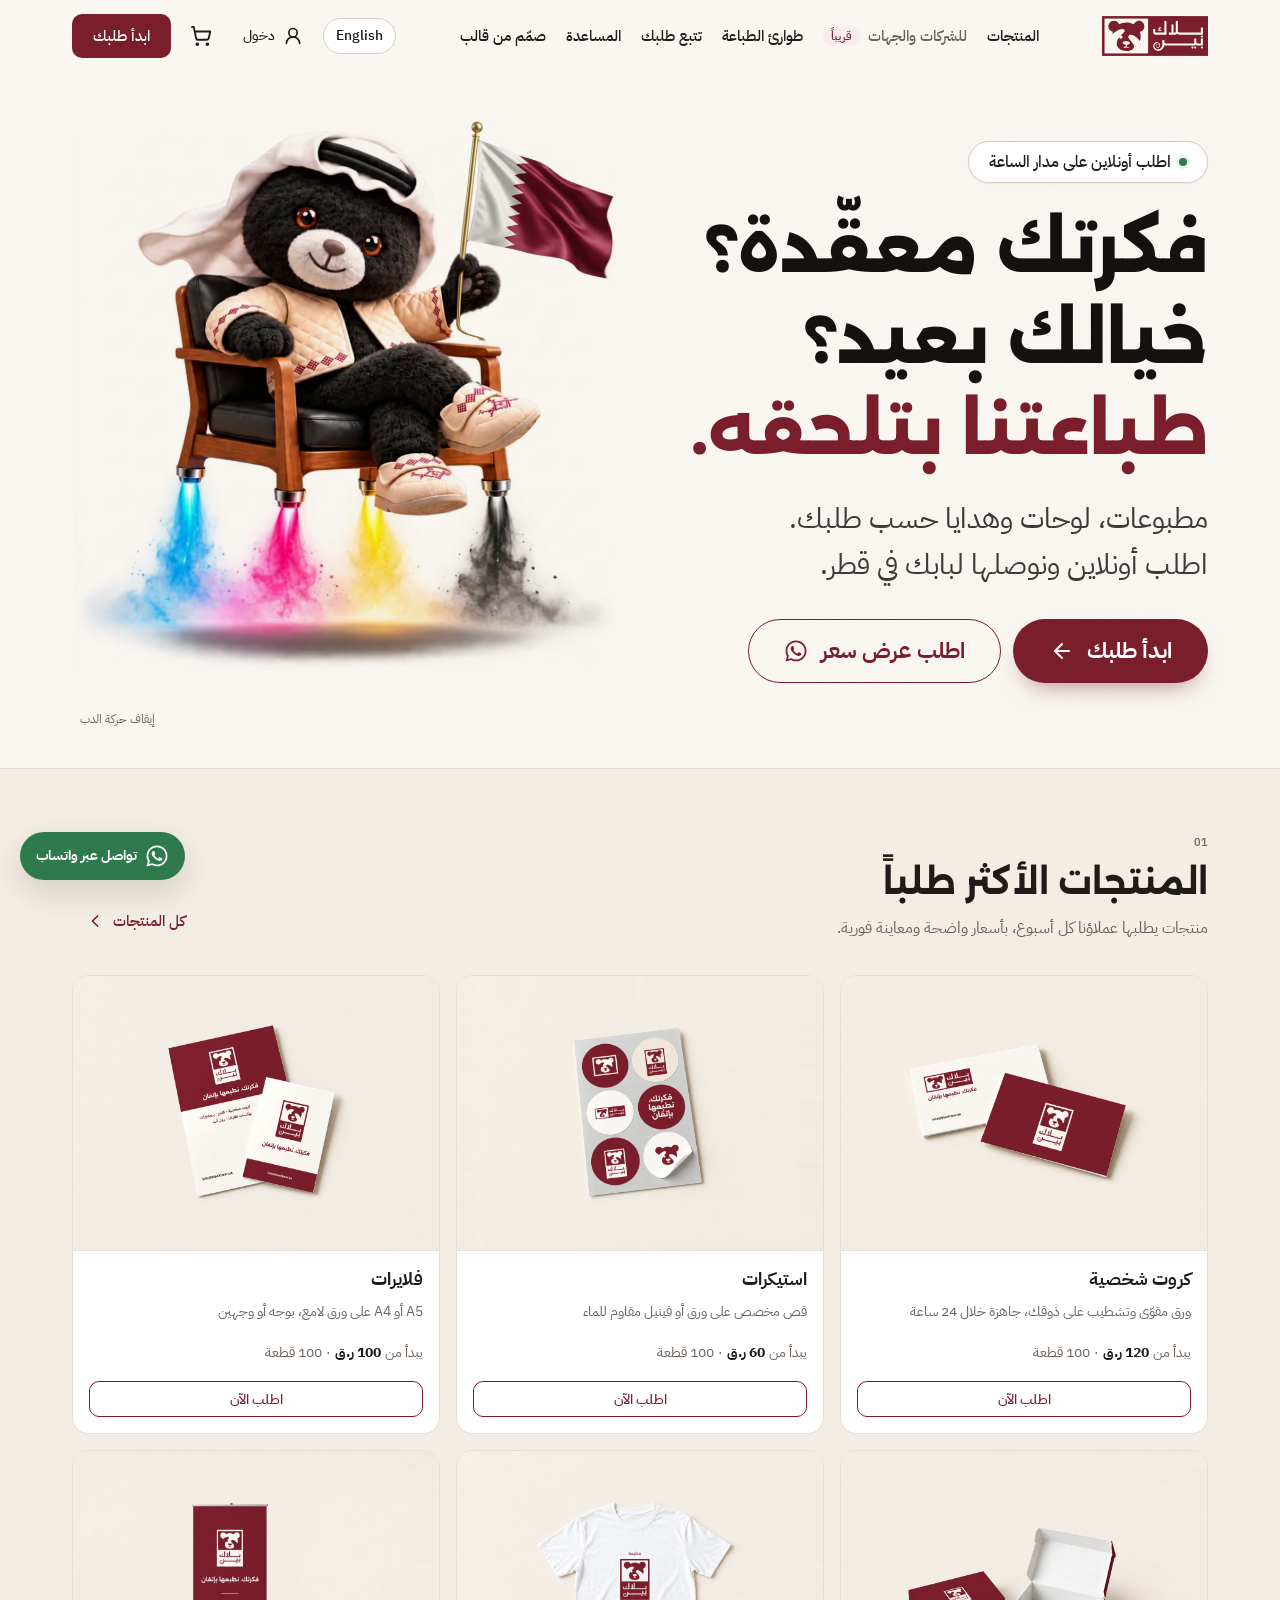
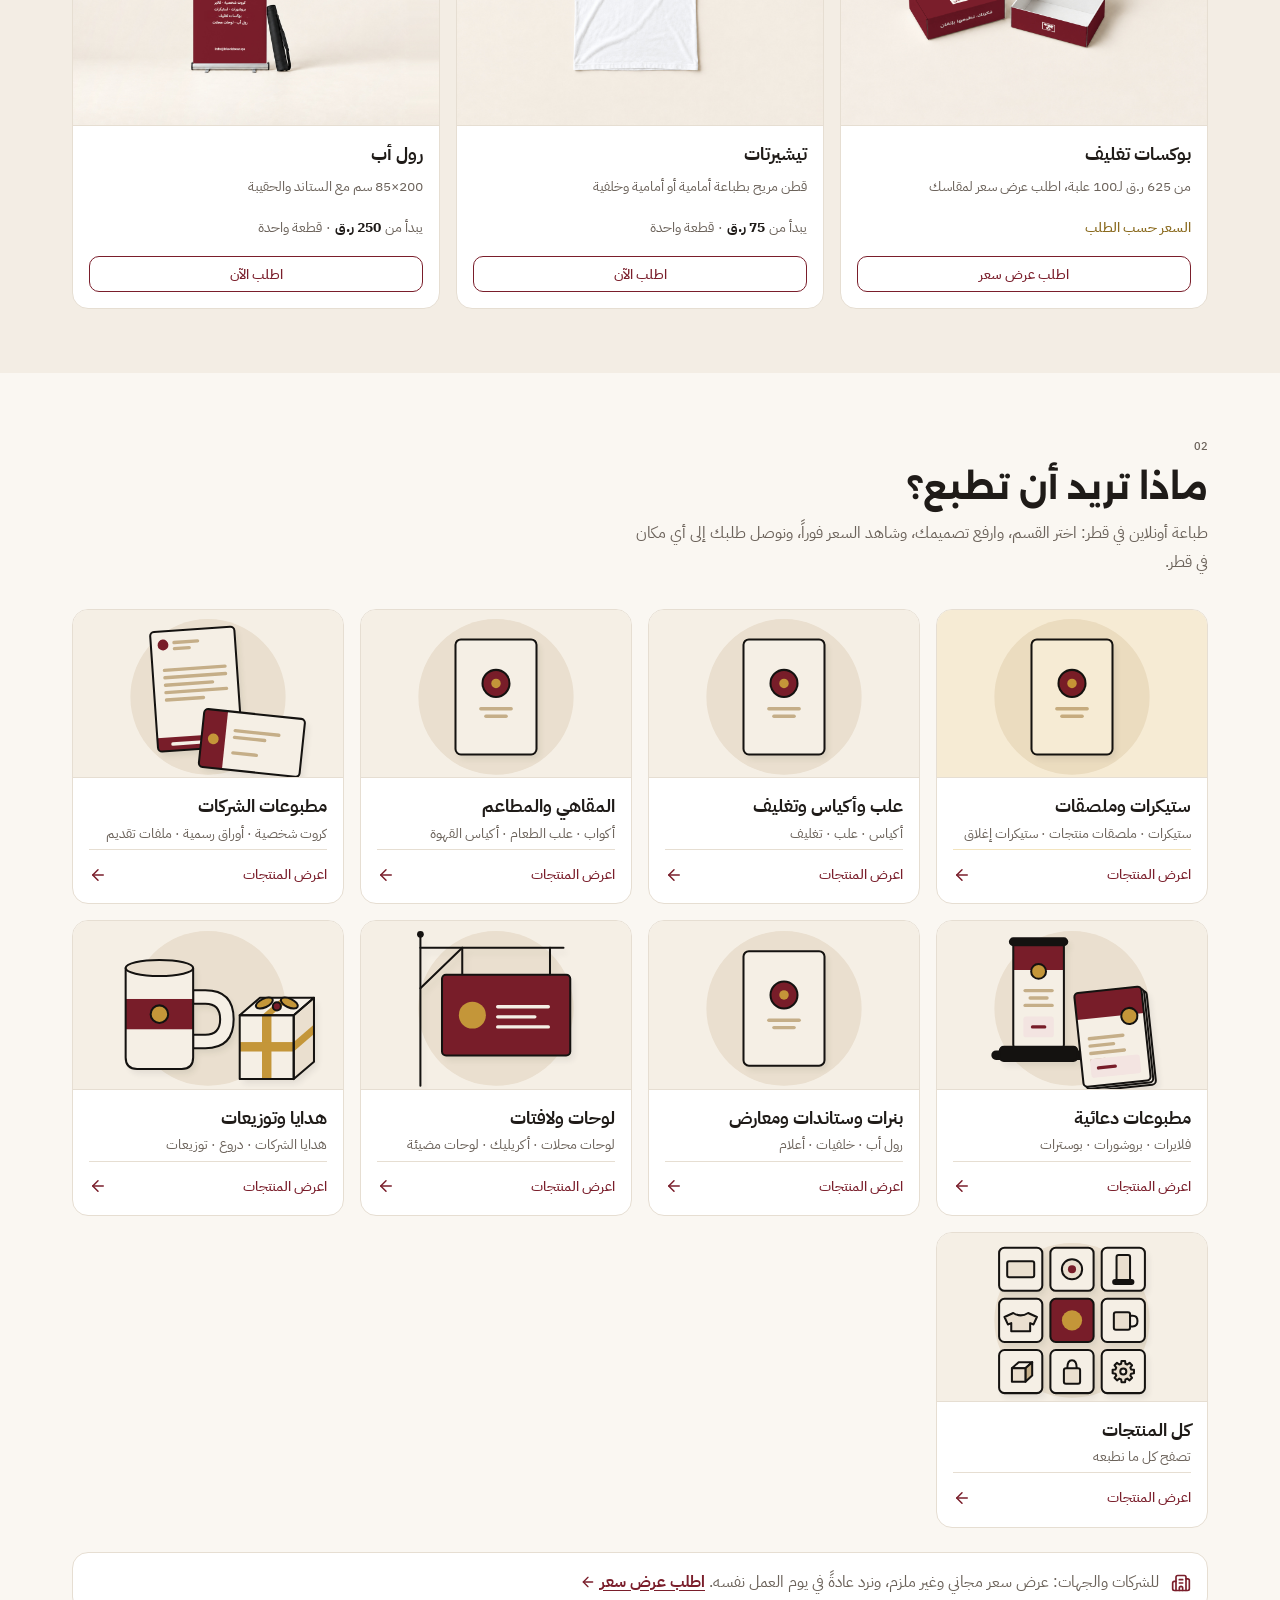
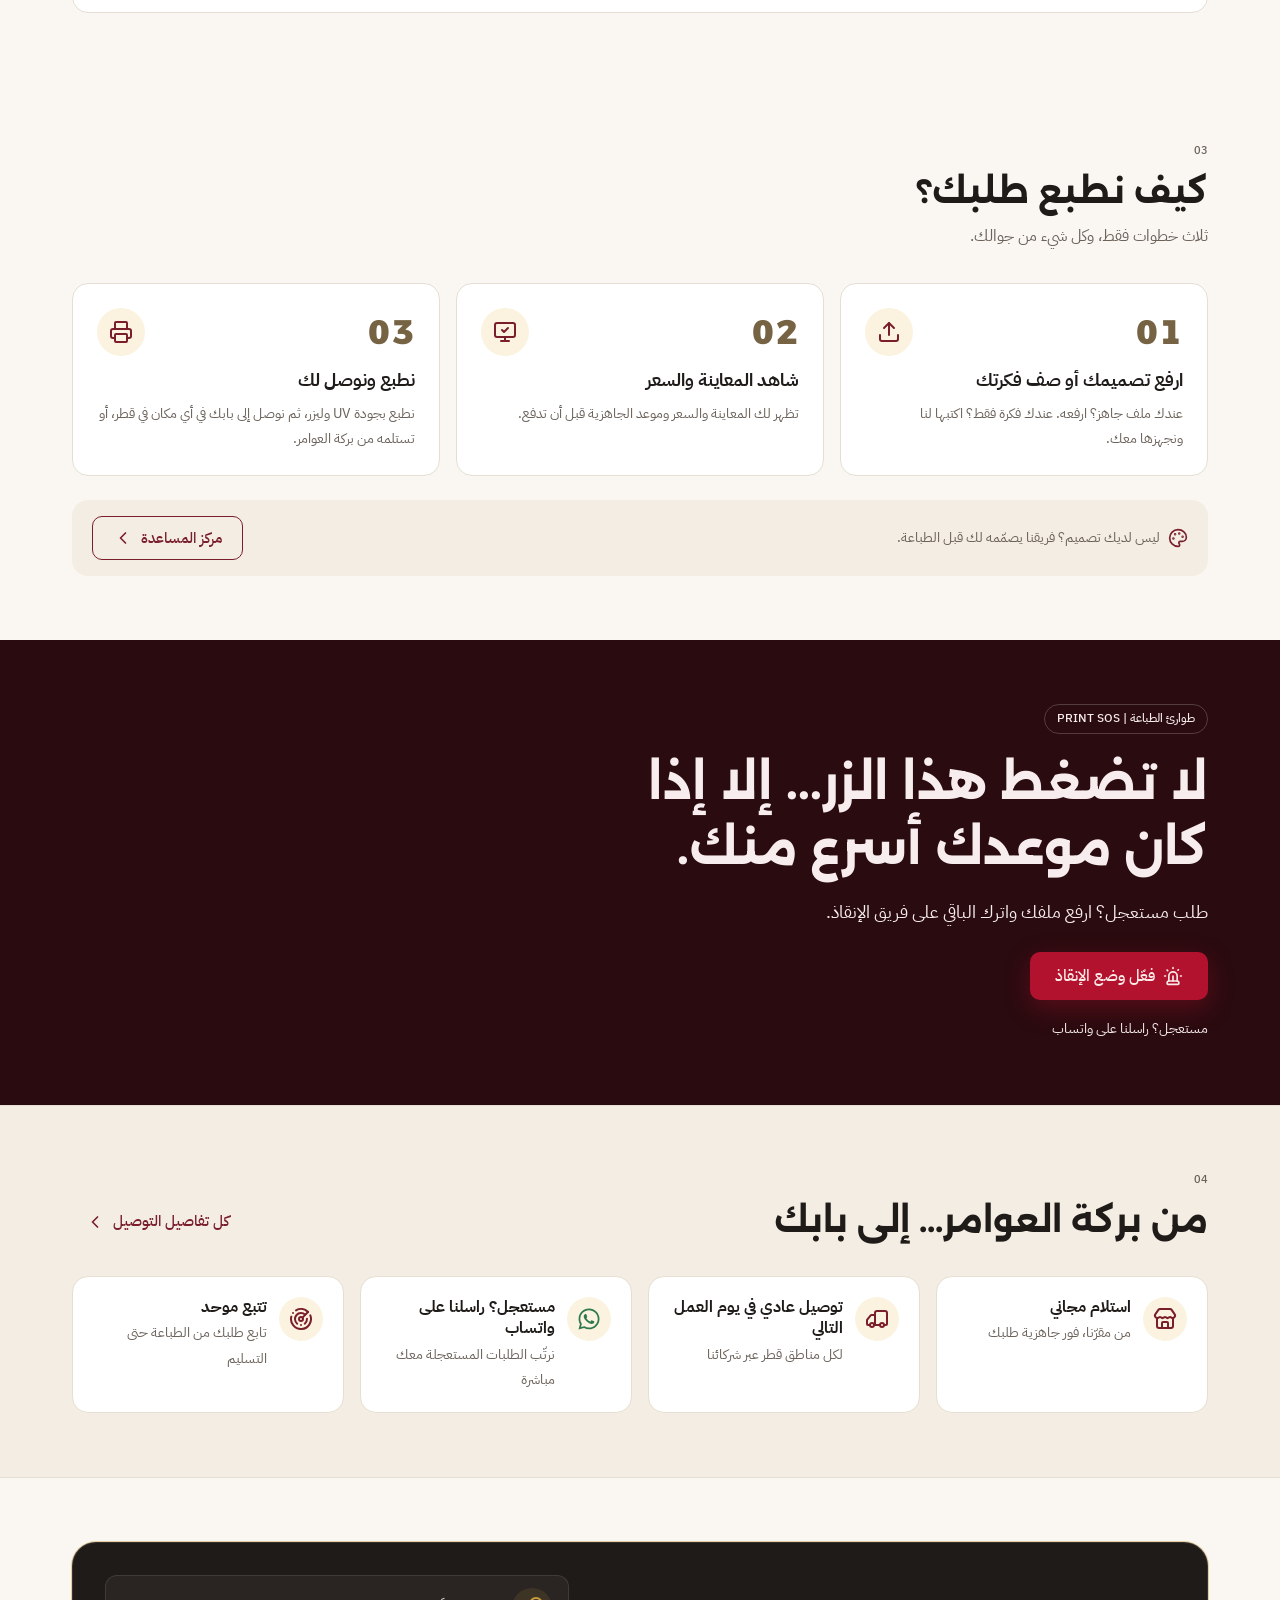
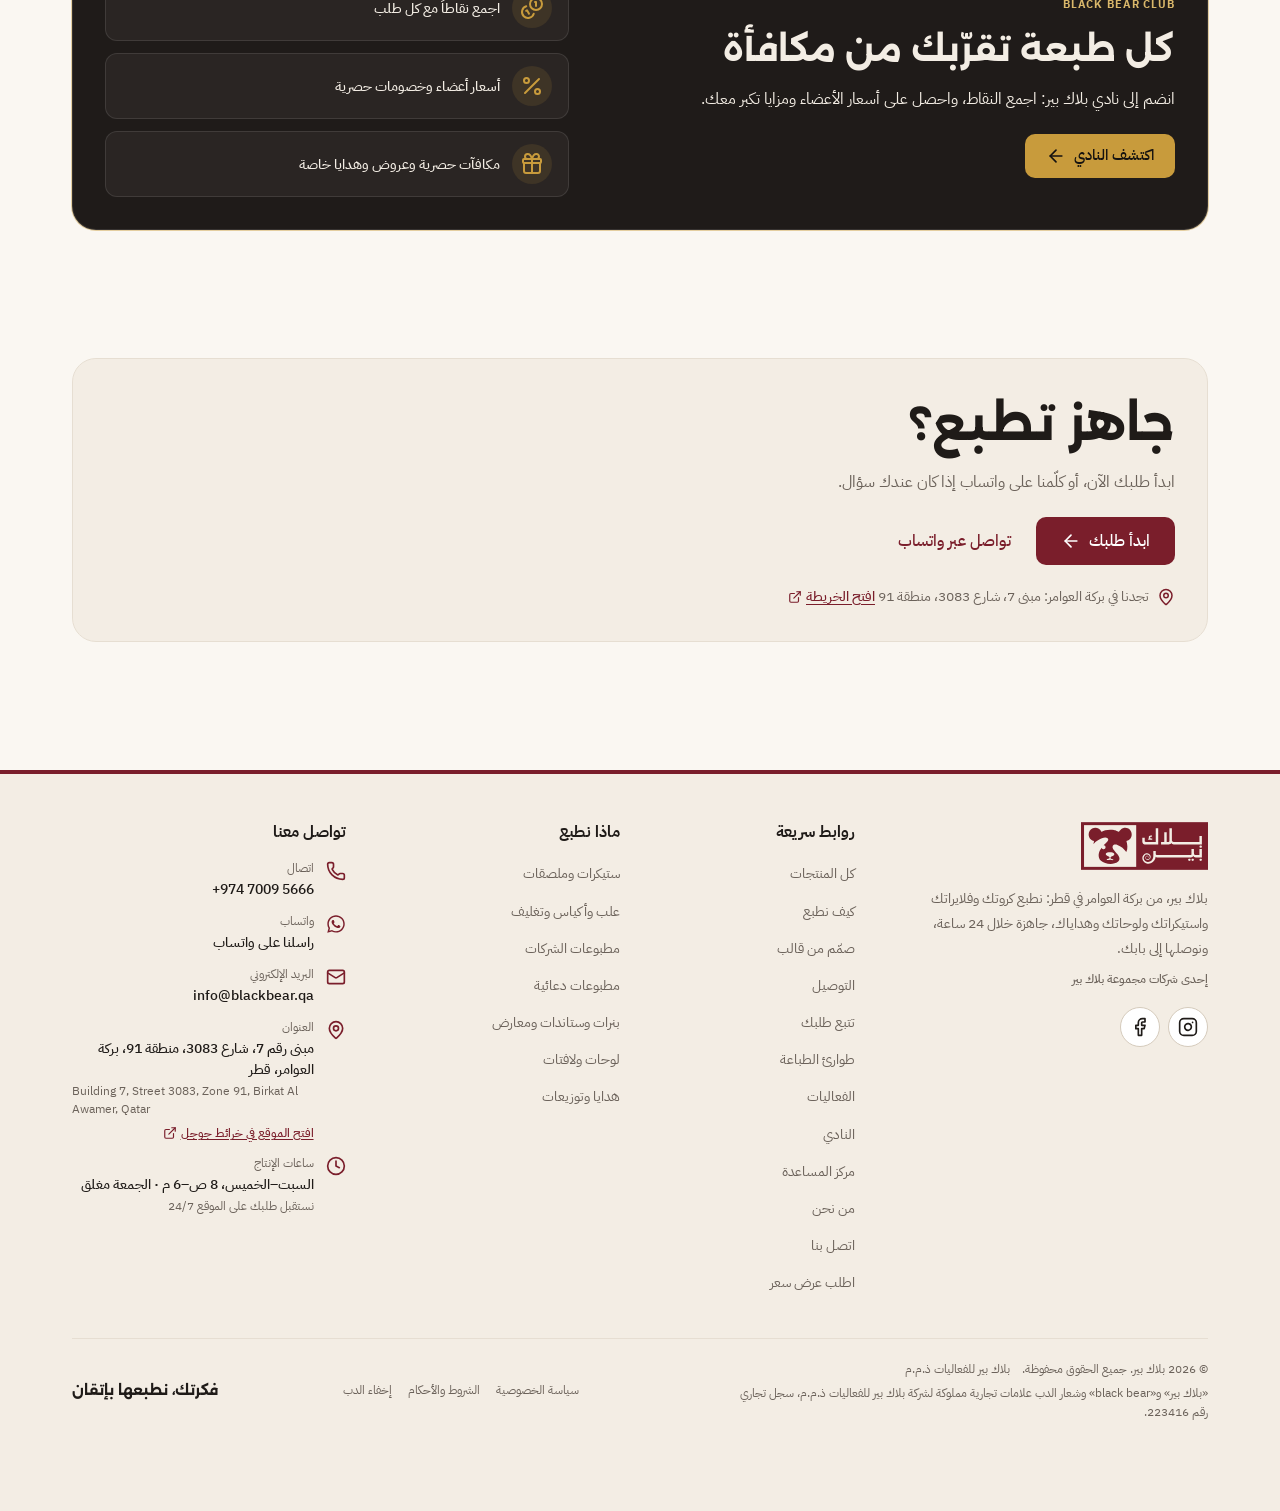
<file: bear/index.html>
<!DOCTYPE html>

<html dir="rtl" lang="ar"><head><meta charset="utf-8"/><meta content="width=device-width, initial-scale=1" name="viewport"/><title>بلاك بير | طباعة في قطر: كروت شخصية، ستيكرات، بنرات وهدايا</title><meta content="بلاك بير — طباعة كروت شخصية وفلايرات واستيكرات وبنرات ولوحات وهدايا في قطر. ارفع تصميمك وشاهد المعاينة والسعر فوراً، ومنتجات كثيرة تجهز خلال 24 ساعة مع التوصيل لكل قطر." name="description"/><link href="https://blackbear.qa/icon.svg" rel="icon" type="image/svg+xml"/><link href="site.css" rel="stylesheet"/></head><body><div hidden=""><!--$--><!--/$--></div><a class="skip-link" href="#main">انتقل إلى المحتوى</a><svg aria-hidden="true" data-logo-sprite="" focusable="false" height="0" style="position:absolute;inline-size:0;block-size:0;overflow:hidden" width="0" xmlns="http://www.w3.org/2000/svg"><defs><g><rect height="74.217" id="bbph-ar-p0" width="197.083" x="0" y="0"></rect><rect height="64.777" id="bbph-ar-p1" width="80.926" x="4.72" y="4.72"></rect><g id="bbph-ar-p2" transform="translate(0.001 -0.006) scale(1.00000)"><path d="M51.516 48.992C52.703 51.736 48.191 52.624 46.661 53.785C45.914 54.348 45.535 55.069 45.879 56.01C46.424 57.488 49.133 56.925 49.995 57.919C50.294 58.262 50.276 58.79 49.845 59.001C49.133 59.352 46.635 58.508 45.641 58.447C43.935 58.332 42.783 58.895 41.244 59.018C40.681 59.062 39.722 59.071 39.951 58.227C40.32 56.899 43.882 57.602 44.26 55.852C44.419 55.078 44.234 54.454 43.636 53.944C42.097 52.624 37.866 51.965 38.482 49.265C38.922 47.321 42.536 46.996 44.111 46.934C46.063 46.855 50.61 46.881 51.516 48.992M65.095 9.485C61.63 10.567 59.194 14.938 58.781 15.061C58.402 15.167 52.765 12.722 51.287 12.423C46.749 11.482 42.237 11.552 37.77 12.836C36.723 13.144 32.088 15.387 31.657 15.07C28.649 7.629 17.849 6.741 13.548 13.584C9.643 19.802 12.854 28.078 20.171 29.406L19.362 34.304C22.475 29.458 36.002 20.831 41.191 24.964C45.404 28.324 36.714 33.601 34.911 36.151C39.212 35.791 39.3 42.818 34.515 42.07C33.152 41.859 32.387 40.813 32.229 39.652C27.101 44.999 25.184 54.542 30.998 60.082C36.855 65.667 50.936 66.854 57.197 61.692C66.406 54.093 48.579 44.973 48.948 38.658C49.194 34.524 53.477 34.533 56.512 35.413C61.903 36.978 67.268 41.991 70.302 46.573C72.984 41.349 72.026 34.85 70.504 29.406C84.655 26.319 79.211 5.061 65.095 9.485"></path></g><g id="bbph-ar-p3" transform="translate(82.855 -86.655) scale(1.29493)"><path d="M21.366 86.53L20.5 86.53C19.951 86.53 19.55 86.409 19.298 86.166C19.046 85.923 18.92 85.669 18.92 85.403C18.92 85.064 19.014 84.817 19.202 84.661C19.389 84.505 19.621 84.427 19.896 84.427C20.079 84.427 20.26 84.444 20.438 84.475C20.617 84.508 20.784 84.542 20.94 84.579L21.174 83.136C20.715 83.008 20.253 82.943 19.786 82.943C18.915 82.943 18.272 83.152 17.855 83.569C17.438 83.986 17.23 84.469 17.23 85.018C17.23 85.33 17.296 85.612 17.429 85.865C17.561 86.116 17.697 86.339 17.834 86.53L16.57 86.53L16.57 88.042L21.366 88.042L21.366 86.53"></path><path d="M25.606 90.665L13.54 90.665C13.421 90.665 13.297 90.654 13.169 90.631C13.041 90.608 12.921 90.553 12.812 90.466C12.702 90.379 12.605 90.246 12.523 90.067C12.441 89.888 12.399 89.653 12.399 89.359L12.399 85.553L9.486 85.553L9.486 89.882C9.486 90.376 9.55 90.855 9.678 91.318C9.806 91.78 10.015 92.181 10.304 92.52C10.592 92.859 10.968 93.132 11.43 93.338C11.893 93.544 12.459 93.647 13.128 93.647L28.547 93.647L28.547 74.209L25.606 74.209L25.606 90.665"></path><path d="M78.189 93.647L80.885 93.647L80.885 83.45L77.957 83.45L77.957 90.665L74.618 90.665L74.439 90.665L47.154 90.665C46.302 90.665 45.718 90.445 45.402 90.005C45.086 89.565 44.928 89.002 44.928 88.315L44.928 74.209L41.973 74.209L41.973 89.346C41.973 89.749 41.916 90.069 41.801 90.308C41.687 90.546 41.432 90.665 41.039 90.665L38.716 90.665L38.716 79.006L35.803 79.006L35.803 90.665L31.969 90.665L31.969 93.647L41.162 93.647C41.813 93.647 42.42 93.505 42.983 93.221C43.547 92.937 43.975 92.506 44.268 91.929C44.534 92.36 44.902 92.754 45.374 93.111C45.846 93.468 46.426 93.647 47.113 93.647L73.753 93.647L73.849 93.647L74.053 93.647L78.038 93.647L78.189 93.647"></path><path d="M80.497 95.407C80.213 95.141 79.874 95.008 79.479 95.008C79.058 95.008 78.708 95.141 78.428 95.407C78.149 95.673 78.01 96 78.01 96.387C78.01 96.79 78.149 97.123 78.428 97.385C78.708 97.647 79.058 97.778 79.479 97.778C79.874 97.778 80.213 97.647 80.497 97.385C80.78 97.123 80.922 96.79 80.922 96.387C80.922 96 80.78 95.673 80.497 95.407"></path><path d="M80.497 111.11C80.213 110.844 79.874 110.711 79.479 110.711C79.058 110.711 78.708 110.844 78.428 111.11C78.149 111.376 78.01 111.703 78.01 112.09C78.01 112.493 78.149 112.826 78.428 113.088C78.708 113.35 79.058 113.481 79.479 113.481C79.874 113.481 80.213 113.35 80.497 113.088C80.78 112.826 80.922 112.493 80.922 112.09C80.922 111.703 80.78 111.376 80.497 111.11"></path><path d="M70.896 111.11C70.612 110.844 70.273 110.711 69.878 110.711C69.456 110.711 69.107 110.844 68.827 111.11C68.547 111.376 68.409 111.703 68.409 112.09C68.409 112.493 68.547 112.826 68.827 113.088C69.107 113.35 69.456 113.481 69.878 113.481C70.273 113.481 70.612 113.35 70.896 113.088C71.179 112.826 71.32 112.493 71.32 112.09C71.32 111.703 71.179 111.376 70.896 111.11"></path><path d="M66.915 111.11C66.631 110.844 66.292 110.711 65.897 110.711C65.476 110.711 65.126 110.844 64.846 111.11C64.567 111.376 64.428 111.703 64.428 112.09C64.428 112.493 64.567 112.826 64.846 113.088C65.126 113.35 65.476 113.481 65.897 113.481C66.292 113.481 66.631 113.35 66.915 113.088C67.198 112.826 67.34 112.493 67.34 112.09C67.34 111.703 67.198 111.376 66.915 111.11"></path><path d="M77.941 106.373L74.506 106.373L74.298 106.373L73.594 106.373C72.737 106.373 72.145 106.152 71.818 105.709C71.49 105.267 71.327 104.701 71.327 104.009L71.327 99.117L68.397 99.117L68.397 105.046C68.397 105.452 68.332 105.774 68.203 106.014C68.074 106.253 67.821 106.373 67.443 106.373L65.514 106.373L65.107 106.373L64.955 106.373L63.384 106.373L61.755 106.373L61.63 106.373L61.004 106.373L60.999 106.373L60.947 106.373L60.879 106.373L60.874 106.373L60.855 106.373L60.822 106.373L60.73 106.373L60.706 106.373L60.581 106.373L58.72 106.373L30.814 106.373L28.529 106.373L28.391 106.373L27.631 106.373C26.737 106.373 26.129 106.152 25.806 105.709C25.686 105.544 25.635 105.396 25.614 105.168L25.604 101.5L22.669 101.481L22.67 107.299L22.671 107.401L22.676 107.44C22.647 109.254 22.117 111.179 20.884 112.589C20.275 113.299 19.508 113.874 18.648 114.279C17.822 114.666 16.899 114.84 15.98 114.759C15.061 114.685 14.156 114.358 13.387 113.824C12.615 113.294 11.992 112.549 11.584 111.688C11.189 110.86 11.078 109.905 11.275 108.994C11.471 108.085 11.974 107.234 12.698 106.624C12.879 106.472 13.072 106.333 13.276 106.21C13.481 106.09 13.699 105.98 13.91 105.9C14.339 105.736 14.803 105.661 15.267 105.683C16.197 105.721 17.116 106.168 17.73 106.895C18.034 107.255 18.283 107.692 18.401 108.132C18.524 108.579 18.526 109.061 18.411 109.517C18.294 109.973 18.061 110.405 17.73 110.749C17.567 110.923 17.379 111.075 17.174 111.201C16.968 111.33 16.75 111.43 16.527 111.491C16.077 111.615 15.582 111.591 15.138 111.415C14.693 111.243 14.303 110.923 14.048 110.51C13.917 110.302 13.827 110.081 13.781 109.85C13.736 109.618 13.738 109.376 13.788 109.141C13.885 108.672 14.18 108.241 14.597 107.982C15.005 107.711 15.529 107.654 15.982 107.852C16.208 107.945 16.407 108.101 16.56 108.294C16.716 108.489 16.821 108.721 16.845 108.963C16.902 109.45 16.615 109.968 16.146 110.171C15.926 110.285 15.652 110.31 15.402 110.227C15.152 110.148 14.929 109.962 14.802 109.714C14.893 109.977 15.095 110.207 15.359 110.334C15.621 110.462 15.944 110.485 16.234 110.382C16.804 110.171 17.196 109.561 17.157 108.939C17.141 108.627 17.022 108.329 16.845 108.083C16.667 107.834 16.427 107.626 16.147 107.493C15.595 107.21 14.883 107.253 14.354 107.571C13.813 107.87 13.402 108.402 13.243 109.009C13.162 109.313 13.143 109.634 13.188 109.948C13.233 110.262 13.342 110.567 13.493 110.835C13.794 111.38 14.279 111.827 14.855 112.083C15.428 112.345 16.093 112.415 16.718 112.276C17.96 111.987 18.975 111.007 19.346 109.784C19.534 109.177 19.567 108.516 19.428 107.887C19.287 107.25 18.998 106.687 18.617 106.182C17.85 105.176 16.649 104.504 15.368 104.384C14.728 104.32 14.072 104.391 13.456 104.591C12.841 104.795 12.29 105.09 11.782 105.477C10.77 106.245 10.024 107.361 9.69 108.601C9.351 109.84 9.435 111.207 9.936 112.406C10.414 113.572 11.205 114.628 12.222 115.404C13.233 116.186 14.455 116.702 15.738 116.874C17.018 117.054 18.357 116.877 19.561 116.383C20.731 115.905 21.814 115.178 22.696 114.251C23.584 113.329 24.49 112.212 24.927 111C25.229 110.169 25.404 109.29 25.457 108.401C25.701 108.64 25.993 108.854 26.338 109.04C26.748 109.262 27.207 109.372 27.714 109.372L28.391 109.372L28.529 109.372L30.841 109.372L58.72 109.372L60.581 109.372L60.73 109.372L60.733 109.372L60.822 109.372L60.874 109.372L60.879 109.372L60.882 109.372L60.975 109.372L61.026 109.372L61.031 109.372L61.63 109.372L61.782 109.372L63.384 109.372L64.955 109.372L65.135 109.372L65.541 109.372L67.568 109.372C68.286 109.372 68.908 109.209 69.433 108.882C69.959 108.554 70.369 108.142 70.664 107.644C70.903 108.078 71.251 108.474 71.707 108.833C72.163 109.193 72.769 109.372 73.525 109.372L74.298 109.372L74.506 109.372L80.885 109.372L80.885 99.117L77.941 99.117L77.941 106.373"></path></g><mask height="74.217" id="bbph-ar-mask" maskunits="userSpaceOnUse" width="197.083" x="0" y="0"><use fill="#fff" href="#bbph-ar-p0"></use><use fill="#000" href="#bbph-ar-p1"></use><use fill="#fff" href="#bbph-ar-p2"></use><use fill="#000" href="#bbph-ar-p3"></use></mask><g id="bbph-ar-ground"><use href="#bbph-ar-p1"></use><use href="#bbph-ar-p3"></use></g></g></defs></svg><header class="Header-module__85i50G__header" data-testid="header"><div class="container Header-module__85i50G__inner"><span style="display:contents"><a aria-label="بلاك بير — الصفحة الرئيسية" class="Header-module__85i50G__logoLink" href="https://blackbear.qa/"><span class="Logo-module__TJhx0G__logo Header-module__85i50G__logoFull" data-logo="ar" dir="rtl" lang="ar" translate="no"><svg aria-hidden="true" class="Logo-module__TJhx0G__plaque" focusable="false" height="40" viewbox="0 0 197.083 74.217" width="106" xmlns="http://www.w3.org/2000/svg"><use fill="var(--logo-ground)" href="#bbph-ar-ground"></use><rect fill="var(--logo-fg)" height="74.217" mask="url(#bbph-ar-mask)" width="197.083" x="0" y="0"></rect></svg></span><span class="Logo-module__TJhx0G__logo Header-module__85i50G__logoCompact" data-logo="ar" dir="rtl" lang="ar" translate="no"><svg aria-hidden="true" class="Logo-module__TJhx0G__plaque" focusable="false" height="32" viewbox="0 0 197.083 74.217" width="85" xmlns="http://www.w3.org/2000/svg"><use fill="var(--logo-ground)" href="#bbph-ar-ground"></use><rect fill="var(--logo-fg)" height="74.217" mask="url(#bbph-ar-mask)" width="197.083" x="0" y="0"></rect></svg></span></a></span><nav aria-label="التنقل الرئيسي" class="Header-module__85i50G__nav" data-enclose=""><ul class="NavLinks-module__K6ozZq__list NavLinks-module__K6ozZq__bar" role="list"><li class="NavLinks-module__K6ozZq__item" data-key="products"><a class="NavLinks-module__K6ozZq__link" data-testid="nav-link-products" href="https://blackbear.qa/products">المنتجات</a></li><li class="NavLinks-module__K6ozZq__item" data-key="business"><span class="NavLinks-module__K6ozZq__link NavLinks-module__K6ozZq__soon" data-soon="" data-testid="nav-link-business">للشركات والجهات<!-- --> <span class="NavLinks-module__K6ozZq__soonBadge">قريباً</span></span></li><li class="NavLinks-module__K6ozZq__item" data-key="sos"><a class="NavLinks-module__K6ozZq__link" data-testid="nav-link-sos" href="https://blackbear.qa/sos">طوارئ الطباعة</a></li><li class="NavLinks-module__K6ozZq__item" data-key="track"><a class="NavLinks-module__K6ozZq__link" data-testid="nav-link-track" href="https://blackbear.qa/track">تتبع طلبك</a></li><li class="NavLinks-module__K6ozZq__item" data-key="help"><a class="NavLinks-module__K6ozZq__link" data-testid="nav-link-help" href="https://blackbear.qa/help">المساعدة</a></li><li class="NavLinks-module__K6ozZq__item" data-key="studio"><a class="NavLinks-module__K6ozZq__link" data-testid="nav-studio" href="https://blackbear.qa/studio">صمّم من قالب</a></li></ul></nav><div class="Header-module__85i50G__actions"><!--$--><a class="LanguageSwitch-module__vtomAW__switch LanguageSwitch-module__vtomAW__chip" data-testid="lang-switch" href="https://blackbear.qa/en" hreflang="en" lang="en"><span class="LanguageSwitch-module__vtomAW__full">English</span><span class="LanguageSwitch-module__vtomAW__short">EN<span class="sr-only"> — English</span></span></a><!--/$--><a aria-label="دخول" class="AccountMenu-module__7anEZW__link Header-module__85i50G__account" data-testid="account-link" href="https://blackbear.qa/login"><svg aria-hidden="true" class="lucide lucide-user-round AccountMenu-module__7anEZW__icon" fill="none" height="24" stroke="currentColor" stroke-linecap="round" stroke-linejoin="round" stroke-width="2" viewbox="0 0 24 24" width="24" xmlns="http://www.w3.org/2000/svg"><circle cx="12" cy="8" r="5"></circle><path d="M20 21a8 8 0 0 0-16 0"></path></svg><span class="AccountMenu-module__7anEZW__label">دخول</span></a><a class="Header-module__85i50G__cart" data-testid="cart-link" href="https://blackbear.qa/cart"><svg aria-hidden="true" class="lucide lucide-shopping-cart Header-module__85i50G__cartIcon" fill="none" height="24" stroke="currentColor" stroke-linecap="round" stroke-linejoin="round" stroke-width="2" viewbox="0 0 24 24" width="24" xmlns="http://www.w3.org/2000/svg"><circle cx="8" cy="21" r="1"></circle><circle cx="19" cy="21" r="1"></circle><path d="M2.05 2.05h2l2.66 12.42a2 2 0 0 0 2 1.58h9.78a2 2 0 0 0 1.95-1.57l1.65-7.43H5.12"></path></svg><span class="sr-only">السلة</span><span aria-hidden="true" class="Header-module__85i50G__badge" data-empty="true" data-testid="cart-count">0</span><span class="sr-only">السلة فارغة</span></a><a class="Button-module__xDwtkW__button Button-module__xDwtkW__primary Button-module__xDwtkW__md Header-module__85i50G__cta" data-enclose="" href="https://blackbear.qa/products">ابدأ طلبك</a><button aria-controls="_R_1el5rrqbn5rlb_" aria-expanded="true" aria-label="افتح القائمة" class="Button-module__xDwtkW__button Button-module__xDwtkW__tertiary IconButton-module__Nkf5lG__iconButton IconButton-module__Nkf5lG__md Header-module__85i50G__menuButton" data-enclose="" data-testid="mobile-menu-button" title="افتح القائمة" type="button"><svg aria-hidden="true" class="lucide lucide-menu IconButton-module__Nkf5lG__icon" fill="none" height="24" stroke="currentColor" stroke-linecap="round" stroke-linejoin="round" stroke-width="2" viewbox="0 0 24 24" width="24" xmlns="http://www.w3.org/2000/svg"><path d="M4 5h16"></path><path d="M4 12h16"></path><path d="M4 19h16"></path></svg></button><dialog aria-labelledby="_R_1el5rrqbn5rlb_-title" class="Drawer-module__mNym0G__dialog Drawer-module__mNym0G__end" data-testid="mobile-menu" id="_R_1el5rrqbn5rlb_"><div class="Drawer-module__mNym0G__panel MobileMenu-module__o7waBW__panel"><div class="Drawer-module__mNym0G__header"><div class="Drawer-module__mNym0G__headerSlot"><a aria-label="بلاك بير — الصفحة الرئيسية" class="MobileMenu-module__o7waBW__logoLink" href="https://blackbear.qa/"><span class="Logo-module__TJhx0G__logo" data-logo="ar" dir="rtl" lang="ar" translate="no"><svg aria-hidden="true" class="Logo-module__TJhx0G__plaque" focusable="false" height="32" viewbox="0 0 197.083 74.217" width="85" xmlns="http://www.w3.org/2000/svg"><use fill="var(--logo-ground)" href="#bbph-ar-ground"></use><rect fill="var(--logo-fg)" height="74.217" mask="url(#bbph-ar-mask)" width="197.083" x="0" y="0"></rect></svg></span></a></div><h2 class="sr-only" id="_R_1el5rrqbn5rlb_-title">القائمة</h2><button aria-label="أغلق القائمة" class="Button-module__xDwtkW__button Button-module__xDwtkW__tertiary IconButton-module__Nkf5lG__iconButton IconButton-module__Nkf5lG__md IconButton-module__Nkf5lG__round Drawer-module__mNym0G__close" title="أغلق القائمة" type="button"><svg aria-hidden="true" class="lucide lucide-x IconButton-module__Nkf5lG__icon" fill="none" height="24" stroke="currentColor" stroke-linecap="round" stroke-linejoin="round" stroke-width="2" viewbox="0 0 24 24" width="24" xmlns="http://www.w3.org/2000/svg"><path d="M18 6 6 18"></path><path d="m6 6 12 12"></path></svg></button></div><div class="Drawer-module__mNym0G__body"><nav aria-label="قائمة الجوال" class="MobileMenu-module__o7waBW__nav"><div class="MobileMenu-module__o7waBW__group"><h3 class="MobileMenu-module__o7waBW__groupTitle">ماذا تريد أن تطبع؟</h3><ul class="MobileMenu-module__o7waBW__categories" role="list"><li><a class="MobileMenu-module__o7waBW__category" data-testid="menu-category-stickers" href="https://blackbear.qa/products/stickers"><svg aria-hidden="true" class="lucide lucide-sticker MobileMenu-module__o7waBW__categoryIcon" fill="none" height="24" stroke="currentColor" stroke-linecap="round" stroke-linejoin="round" stroke-width="2" viewbox="0 0 24 24" width="24" xmlns="http://www.w3.org/2000/svg"><path d="M21 9a2.4 2.4 0 0 0-.706-1.706l-3.588-3.588A2.4 2.4 0 0 0 15 3H5a2 2 0 0 0-2 2v14a2 2 0 0 0 2 2h14a2 2 0 0 0 2-2z"></path><path d="M15 3v5a1 1 0 0 0 1 1h5"></path><path d="M8 13h.01"></path><path d="M16 13h.01"></path><path d="M10 16s.8 1 2 1c1.3 0 2-1 2-1"></path></svg><span>ستيكرات وملصقات</span></a></li><li><a class="MobileMenu-module__o7waBW__category" data-testid="menu-category-packaging" href="https://blackbear.qa/products/packaging"><svg aria-hidden="true" class="lucide lucide-package MobileMenu-module__o7waBW__categoryIcon" fill="none" height="24" stroke="currentColor" stroke-linecap="round" stroke-linejoin="round" stroke-width="2" viewbox="0 0 24 24" width="24" xmlns="http://www.w3.org/2000/svg"><path d="M11 21.73a2 2 0 0 0 2 0l7-4A2 2 0 0 0 21 16V8a2 2 0 0 0-1-1.73l-7-4a2 2 0 0 0-2 0l-7 4A2 2 0 0 0 3 8v8a2 2 0 0 0 1 1.73z"></path><path d="M12 22V12"></path><polyline points="3.29 7 12 12 20.71 7"></polyline><path d="m7.5 4.27 9 5.15"></path></svg><span>علب وأكياس وتغليف</span></a></li><li><a class="MobileMenu-module__o7waBW__category" data-testid="menu-category-corporate" href="https://blackbear.qa/products/corporate"><svg aria-hidden="true" class="lucide lucide-briefcase MobileMenu-module__o7waBW__categoryIcon" fill="none" height="24" stroke="currentColor" stroke-linecap="round" stroke-linejoin="round" stroke-width="2" viewbox="0 0 24 24" width="24" xmlns="http://www.w3.org/2000/svg"><path d="M16 20V4a2 2 0 0 0-2-2h-4a2 2 0 0 0-2 2v16"></path><rect height="14" rx="2" width="20" x="2" y="6"></rect></svg><span>مطبوعات الشركات</span></a></li><li><a class="MobileMenu-module__o7waBW__category" data-testid="menu-category-marketing" href="https://blackbear.qa/products/marketing"><svg aria-hidden="true" class="lucide lucide-megaphone MobileMenu-module__o7waBW__categoryIcon" fill="none" height="24" stroke="currentColor" stroke-linecap="round" stroke-linejoin="round" stroke-width="2" viewbox="0 0 24 24" width="24" xmlns="http://www.w3.org/2000/svg"><path d="M11 6a13 13 0 0 0 8.4-2.8A1 1 0 0 1 21 4v12a1 1 0 0 1-1.6.8A13 13 0 0 0 11 14H5a2 2 0 0 1-2-2V8a2 2 0 0 1 2-2z"></path><path d="M6 14a12 12 0 0 0 2.4 7.2 2 2 0 0 0 3.2-2.4A8 8 0 0 1 10 14"></path><path d="M8 6v8"></path></svg><span>مطبوعات دعائية</span></a></li><li><a class="MobileMenu-module__o7waBW__category" data-testid="menu-category-banners-stands" href="https://blackbear.qa/products/banners-stands"><svg aria-hidden="true" class="lucide lucide-flag MobileMenu-module__o7waBW__categoryIcon" fill="none" height="24" stroke="currentColor" stroke-linecap="round" stroke-linejoin="round" stroke-width="2" viewbox="0 0 24 24" width="24" xmlns="http://www.w3.org/2000/svg"><path d="M4 22V4a1 1 0 0 1 .4-.8A6 6 0 0 1 8 2c3 0 5 2 7.333 2q2 0 3.067-.8A1 1 0 0 1 20 4v10a1 1 0 0 1-.4.8A6 6 0 0 1 16 16c-3 0-5-2-8-2a6 6 0 0 0-4 1.528"></path></svg><span>بنرات وستاندات ومعارض</span></a></li><li><a class="MobileMenu-module__o7waBW__category" data-testid="menu-category-signage" href="https://blackbear.qa/products/signage"><svg aria-hidden="true" class="lucide lucide-signpost MobileMenu-module__o7waBW__categoryIcon" fill="none" height="24" stroke="currentColor" stroke-linecap="round" stroke-linejoin="round" stroke-width="2" viewbox="0 0 24 24" width="24" xmlns="http://www.w3.org/2000/svg"><path d="M12 13v8"></path><path d="M12 3v3"></path><path d="M18 6a2 2 0 0 1 1.387.56l2.307 2.22a1 1 0 0 1 0 1.44l-2.307 2.22A2 2 0 0 1 18 13H6a2 2 0 0 1-1.387-.56l-2.306-2.22a1 1 0 0 1 0-1.44l2.306-2.22A2 2 0 0 1 6 6z"></path></svg><span>لوحات ولافتات</span></a></li><li><a class="MobileMenu-module__o7waBW__category" data-testid="menu-category-gifts" href="https://blackbear.qa/products/gifts"><svg aria-hidden="true" class="lucide lucide-gift MobileMenu-module__o7waBW__categoryIcon" fill="none" height="24" stroke="currentColor" stroke-linecap="round" stroke-linejoin="round" stroke-width="2" viewbox="0 0 24 24" width="24" xmlns="http://www.w3.org/2000/svg"><path d="M12 7v14"></path><path d="M20 11v8a2 2 0 0 1-2 2H6a2 2 0 0 1-2-2v-8"></path><path d="M7.5 7a1 1 0 0 1 0-5A4.8 8 0 0 1 12 7a4.8 8 0 0 1 4.5-5 1 1 0 0 1 0 5"></path><rect height="4" rx="1" width="18" x="3" y="7"></rect></svg><span>هدايا وتوزيعات</span></a></li><li><a class="MobileMenu-module__o7waBW__category" data-testid="menu-category-all" href="https://blackbear.qa/products"><svg aria-hidden="true" class="lucide lucide-layout-grid MobileMenu-module__o7waBW__categoryIcon" fill="none" height="24" stroke="currentColor" stroke-linecap="round" stroke-linejoin="round" stroke-width="2" viewbox="0 0 24 24" width="24" xmlns="http://www.w3.org/2000/svg"><rect height="7" rx="1" width="7" x="3" y="3"></rect><rect height="7" rx="1" width="7" x="14" y="3"></rect><rect height="7" rx="1" width="7" x="14" y="14"></rect><rect height="7" rx="1" width="7" x="3" y="14"></rect></svg><span>كل المنتجات</span></a></li></ul></div><div class="MobileMenu-module__o7waBW__group"><h3 class="MobileMenu-module__o7waBW__groupTitle">خدمات ومساعدة</h3><ul class="NavLinks-module__K6ozZq__list NavLinks-module__K6ozZq__stack" role="list"><li class="NavLinks-module__K6ozZq__item" data-key="sos"><a class="NavLinks-module__K6ozZq__link" data-testid="nav-link-sos" href="https://blackbear.qa/sos">طوارئ الطباعة</a></li><li class="NavLinks-module__K6ozZq__item" data-key="business"><span class="NavLinks-module__K6ozZq__link NavLinks-module__K6ozZq__soon" data-soon="" data-testid="nav-link-business">للشركات والجهات<!-- --> <span class="NavLinks-module__K6ozZq__soonBadge">قريباً</span></span></li><li class="NavLinks-module__K6ozZq__item" data-key="studio"><a class="NavLinks-module__K6ozZq__link" data-testid="nav-studio" href="https://blackbear.qa/studio">صمّم من قالب</a></li><li class="NavLinks-module__K6ozZq__item" data-key="delivery"><a class="NavLinks-module__K6ozZq__link" data-testid="nav-link-delivery" href="https://blackbear.qa/delivery">التوصيل</a></li><li class="NavLinks-module__K6ozZq__item" data-key="track"><a class="NavLinks-module__K6ozZq__link" data-testid="nav-link-track" href="https://blackbear.qa/track">تتبع طلبك</a></li><li class="NavLinks-module__K6ozZq__item" data-key="help"><a class="NavLinks-module__K6ozZq__link" data-testid="nav-link-help" href="https://blackbear.qa/help">المساعدة</a></li></ul></div><div class="MobileMenu-module__o7waBW__group"><h3 class="MobileMenu-module__o7waBW__groupTitle">المزيد من بلاك بير</h3><ul class="NavLinks-module__K6ozZq__list NavLinks-module__K6ozZq__stack" role="list"><li class="NavLinks-module__K6ozZq__item" data-key="club"><a class="NavLinks-module__K6ozZq__link" data-testid="nav-link-club" href="https://blackbear.qa/club">النادي</a></li></ul></div></nav><div class="MobileMenu-module__o7waBW__group"><h3 class="MobileMenu-module__o7waBW__groupTitle">الحساب والتواصل</h3><div class="MobileMenu-module__o7waBW__actions"><a class="AccountMenu-module__7anEZW__row" data-testid="account-link" href="https://blackbear.qa/login"><svg aria-hidden="true" class="lucide lucide-log-in AccountMenu-module__7anEZW__rowIcon flipRtl" fill="none" height="24" stroke="currentColor" stroke-linecap="round" stroke-linejoin="round" stroke-width="2" viewbox="0 0 24 24" width="24" xmlns="http://www.w3.org/2000/svg"><path d="m10 17 5-5-5-5"></path><path d="M15 12H3"></path><path d="M15 3h4a2 2 0 0 1 2 2v14a2 2 0 0 1-2 2h-4"></path></svg><span>دخول</span></a><!--$--><a class="LanguageSwitch-module__vtomAW__switch LanguageSwitch-module__vtomAW__row" data-testid="lang-switch" href="https://blackbear.qa/en" hreflang="en" lang="en"><span class="LanguageSwitch-module__vtomAW__full">English</span></a><!--/$--><a class="Button-module__xDwtkW__button Button-module__xDwtkW__primary Button-module__xDwtkW__lg Button-module__xDwtkW__fullWidth" href="https://blackbear.qa/products">ابدأ طلبك</a></div></div></div><div class="Drawer-module__mNym0G__footer"><div class="MobileMenu-module__o7waBW__contact"><a class="MobileMenu-module__o7waBW__contactLink" href="tel:+97470095666"><svg aria-hidden="true" class="lucide lucide-phone MobileMenu-module__o7waBW__contactIcon" fill="none" height="24" stroke="currentColor" stroke-linecap="round" stroke-linejoin="round" stroke-width="2" viewbox="0 0 24 24" width="24" xmlns="http://www.w3.org/2000/svg"><path d="M13.832 16.568a1 1 0 0 0 1.213-.303l.355-.465A2 2 0 0 1 17 15h3a2 2 0 0 1 2 2v3a2 2 0 0 1-2 2A18 18 0 0 1 2 4a2 2 0 0 1 2-2h3a2 2 0 0 1 2 2v3a2 2 0 0 1-.8 1.6l-.468.351a1 1 0 0 0-.292 1.233 14 14 0 0 0 6.392 6.384"></path></svg><span class="MobileMenu-module__o7waBW__contactText"><span class="MobileMenu-module__o7waBW__contactLabel">اتصل بنا</span><bdi class="Bdi-module__5pXCna__bdi MobileMenu-module__o7waBW__contactValue" dir="ltr">+974 7009 5666</bdi></span></a><a class="MobileMenu-module__o7waBW__contactLink MobileMenu-module__o7waBW__whatsapp" href="https://wa.me/97470095666?text=%D9%85%D8%B1%D8%AD%D8%A8%D8%A7%D9%8B%20%D8%A8%D9%84%D8%A7%D9%83%20%D8%A8%D9%8A%D8%B1%D8%8C%20%D8%A3%D8%B1%D8%BA%D8%A8%20%D8%A8%D8%A7%D9%84%D8%A7%D8%B3%D8%AA%D9%81%D8%B3%D8%A7%D8%B1%20%D8%B9%D9%86%20%D8%A7%D9%84%D8%B7%D8%A8%D8%A7%D8%B9%D8%A9." rel="noopener noreferrer" target="_blank"><svg aria-hidden="true" class="MobileMenu-module__o7waBW__contactIcon" fill="currentColor" focusable="false" height="22" viewbox="0 0 448 512" width="22" xmlns="http://www.w3.org/2000/svg"><path d="M380.9 97.1C339 55.1 283.2 32 223.9 32c-122.4 0-222 99.6-222 222 0 39.1 10.2 77.3 29.6 111L0 480l117.7-30.9c32.4 17.7 68.9 27 106.1 27h.1c122.3 0 224.1-99.6 224.1-222 0-59.3-25.2-115-67.1-157zm-157 341.6c-33.2 0-65.7-8.9-94-25.7l-6.7-4-69.8 18.3L72 359.2l-4.4-7c-18.5-29.4-28.2-63.3-28.2-98.2 0-101.7 82.8-184.5 184.6-184.5 49.3 0 95.6 19.2 130.4 54.1 34.8 34.9 56.2 81.2 56.1 130.5 0 101.8-84.9 184.6-186.6 184.6zm101.2-138.2c-5.5-2.8-32.8-16.2-37.9-18-5.1-1.9-8.8-2.8-12.5 2.8-3.7 5.6-14.3 18-17.6 21.8-3.2 3.7-6.5 4.2-12 1.4-32.6-16.3-54-29.1-75.5-66-5.7-9.8 5.7-9.1 16.3-30.3 1.8-3.7.9-6.9-.5-9.7-1.4-2.8-12.5-30.1-17.1-41.2-4.5-10.8-9.1-9.3-12.5-9.5-3.2-.2-6.9-.2-10.6-.2-3.7 0-9.7 1.4-14.8 6.9-5.1 5.6-19.4 19-19.4 46.3 0 27.3 19.9 53.7 22.6 57.4 2.8 3.7 39.1 59.7 94.8 83.8 35.2 15.2 49 16.5 66.6 13.9 10.7-1.6 32.8-13.4 37.4-26.4 4.6-13 4.6-24.1 3.2-26.4-1.3-2.5-5-3.9-10.5-6.6z"></path></svg><span class="MobileMenu-module__o7waBW__contactText"><span class="MobileMenu-module__o7waBW__contactValue">راسلنا على واتساب</span></span></a></div></div></div></dialog></div></div></header><main id="main" tabindex="-1"><section class="Hero-module__9M-K-a__hero grain" data-testid="hero"><div class="container Hero-module__9M-K-a__inner"><div class="Hero-module__9M-K-a__copy"><span class="Hero-module__9M-K-a__badge" data-testid="hero-badge"><span aria-hidden="true" class="Hero-module__9M-K-a__badgeDot"></span>اطلب أونلاين على مدار الساعة</span><h1 class="display Hero-module__9M-K-a__title"><span class="Hero-module__9M-K-a__line">فكرتك معقّدة؟</span> <span class="Hero-module__9M-K-a__line">خيالك بعيد؟</span> <span class="Hero-module__9M-K-a__line Hero-module__9M-K-a__accent">طباعتنا بتلحقه.</span></h1><p class="Hero-module__9M-K-a__subtitle"><span class="Hero-module__9M-K-a__line">مطبوعات، لوحات وهدايا حسب طلبك.</span> <span class="Hero-module__9M-K-a__line">اطلب أونلاين ونوصلها لبابك في قطر.</span></p><div class="Hero-module__9M-K-a__actions"><a class="Button-module__xDwtkW__button Button-module__xDwtkW__primary Button-module__xDwtkW__lg Hero-module__9M-K-a__action" data-testid="hero-cta-primary" href="https://blackbear.qa/products">ابدأ طلبك<svg aria-hidden="true" class="lucide lucide-arrow-right Button-module__xDwtkW__icon flipRtl" fill="none" height="24" stroke="currentColor" stroke-linecap="round" stroke-linejoin="round" stroke-width="2" viewbox="0 0 24 24" width="24" xmlns="http://www.w3.org/2000/svg"><path d="M5 12h14"></path><path d="m12 5 7 7-7 7"></path></svg></a><a class="Button-module__xDwtkW__button Button-module__xDwtkW__secondary Button-module__xDwtkW__lg Hero-module__9M-K-a__action" data-testid="hero-cta-whatsapp" href="https://wa.me/97470095666?text=%D9%85%D8%B1%D8%AD%D8%A8%D8%A7%D9%8B%20%D8%A8%D9%84%D8%A7%D9%83%20%D8%A8%D9%8A%D8%B1%D8%8C%20%D8%A3%D8%B1%D9%8A%D8%AF%20%D8%B3%D8%B9%D8%B1%D8%A7%D9%8B%20%D9%84%D9%84%D8%B7%D8%A8%D8%A7%D8%B9%D8%A9." rel="noopener noreferrer" target="_blank">اطلب عرض سعر<span class="sr-only"> <!-- -->على واتساب</span><svg aria-hidden="true" class="Hero-module__9M-K-a__whatsappIcon" fill="currentColor" focusable="false" height="24" viewbox="0 0 448 512" width="24" xmlns="http://www.w3.org/2000/svg"><path d="M380.9 97.1C339 55.1 283.2 32 223.9 32c-122.4 0-222 99.6-222 222 0 39.1 10.2 77.3 29.6 111L0 480l117.7-30.9c32.4 17.7 68.9 27 106.1 27h.1c122.3 0 224.1-99.6 224.1-222 0-59.3-25.2-115-67.1-157zm-157 341.6c-33.2 0-65.7-8.9-94-25.7l-6.7-4-69.8 18.3L72 359.2l-4.4-7c-18.5-29.4-28.2-63.3-28.2-98.2 0-101.7 82.8-184.5 184.6-184.5 49.3 0 95.6 19.2 130.4 54.1 34.8 34.9 56.2 81.2 56.1 130.5 0 101.8-84.9 184.6-186.6 184.6zm101.2-138.2c-5.5-2.8-32.8-16.2-37.9-18-5.1-1.9-8.8-2.8-12.5 2.8-3.7 5.6-14.3 18-17.6 21.8-3.2 3.7-6.5 4.2-12 1.4-32.6-16.3-54-29.1-75.5-66-5.7-9.8 5.7-9.1 16.3-30.3 1.8-3.7.9-6.9-.5-9.7-1.4-2.8-12.5-30.1-17.1-41.2-4.5-10.8-9.1-9.3-12.5-9.5-3.2-.2-6.9-.2-10.6-.2-3.7 0-9.7 1.4-14.8 6.9-5.1 5.6-19.4 19-19.4 46.3 0 27.3 19.9 53.7 22.6 57.4 2.8 3.7 39.1 59.7 94.8 83.8 35.2 15.2 49 16.5 66.6 13.9 10.7-1.6 32.8-13.4 37.4-26.4 4.6-13 4.6-24.1 3.2-26.4-1.3-2.5-5-3.9-10.5-6.6z"></path></svg></a></div></div><div class="Hero-module__9M-K-a__visual"><div class="Bear-module__ENTIHG__bear" data-bear-flying="" data-pose="flying-chair" data-scene-bear=""><div class="Bear-module__ENTIHG__figure" data-bear-figure="" data-testid="bear-flying-chair-figure"><img alt="دب بلاك بير يرفع علم قطر" class="Bear-module__ENTIHG__photo" decoding="async" draggable="false" fetchpriority="high" height="1042" loading="eager" src="img/bear-flag-start.jpg" width="1024"/></div><button aria-pressed="false" class="Bear-module__ENTIHG__pause" data-bear-pause="" data-testid="bear-pause" type="button">إيقاف حركة الدب</button></div></div></div></section><section class="section section--alt page-module__-iEktq__featured" data-testid="featured-products"><div class="container"><div class="SectionHeader-module__PTuujW__header SectionHeader-module__PTuujW__lg"><div class="SectionHeader-module__PTuujW__lead"><div class="SectionHeader-module__PTuujW__text"><span class="overline tabular SectionHeader-module__PTuujW__overline">01</span><h2 class="SectionHeader-module__PTuujW__title">المنتجات الأكثر طلباً</h2><p class="SectionHeader-module__PTuujW__description">منتجات يطلبها عملاؤنا كل أسبوع، بأسعار واضحة ومعاينة فورية.</p></div></div><div class="SectionHeader-module__PTuujW__action"><a class="Button-module__xDwtkW__button Button-module__xDwtkW__tertiary Button-module__xDwtkW__md" href="https://blackbear.qa/products">كل المنتجات<svg aria-hidden="true" class="lucide lucide-chevron-right Button-module__xDwtkW__icon flipRtl" fill="none" height="24" stroke="currentColor" stroke-linecap="round" stroke-linejoin="round" stroke-width="2" viewbox="0 0 24 24" width="24" xmlns="http://www.w3.org/2000/svg"><path d="m9 18 6-6-6-6"></path></svg></a></div></div><ul class="ProductCard-module__YDTYdq__grid ProductCard-module__YDTYdq__cols3 ProductCard-module__YDTYdq__rail page-module__-iEktq__grid" data-testid="product-grid" role="list"><li class="ProductCard-module__YDTYdq__cell"><article class="ProductCard-module__YDTYdq__card"><a aria-hidden="true" class="ProductCard-module__YDTYdq__media" data-testid="product-card-business-cards" href="https://blackbear.qa/p/business-cards" tabindex="-1"><img alt="كروت شخصية" class="ProductCard-module__YDTYdq__image" decoding="async" loading="lazy" src="img/products-business-cards-ar.jpg" style="position:absolute;height:100%;width:100%;left:0;top:0;right:0;bottom:0;color:transparent"/></a><div class="ProductCard-module__YDTYdq__body"><h3 class="ProductCard-module__YDTYdq__name">كروت شخصية</h3><p class="ProductCard-module__YDTYdq__short">ورق مقوّى وتشطيب على ذوقك، جاهزة خلال 24 ساعة</p><div class="ProductCard-module__YDTYdq__meta"><p class="ProductCard-module__YDTYdq__from"><span class="ProductCard-module__YDTYdq__fromMain"><span class="ProductCard-module__YDTYdq__fromLabel">يبدأ من</span><span class="Price-module__jXXs1W__price Price-module__jXXs1W__sm ProductCard-module__YDTYdq__fromPrice"><bdi class="tabular Price-module__jXXs1W__value">120 ⁠ر.ق</bdi></span></span><span aria-hidden="true" class="ProductCard-module__YDTYdq__fromSep">·</span><span class="ProductCard-module__YDTYdq__fromQty">100 قطعة</span></p></div><a class="Button-module__xDwtkW__button Button-module__xDwtkW__secondary Button-module__xDwtkW__sm Button-module__xDwtkW__fullWidth ProductCard-module__YDTYdq__cta" data-testid="product-card-cta-business-cards" href="https://blackbear.qa/p/business-cards">اطلب الآن<span class="sr-only"> <!-- -->— كروت شخصية</span></a></div></article></li><li class="ProductCard-module__YDTYdq__cell"><article class="ProductCard-module__YDTYdq__card"><a aria-hidden="true" class="ProductCard-module__YDTYdq__media" data-testid="product-card-stickers" href="https://blackbear.qa/p/stickers" tabindex="-1"><img alt="استيكرات" class="ProductCard-module__YDTYdq__image" decoding="async" loading="lazy" src="img/products-stickers-ar.jpg" style="position:absolute;height:100%;width:100%;left:0;top:0;right:0;bottom:0;color:transparent"/></a><div class="ProductCard-module__YDTYdq__body"><h3 class="ProductCard-module__YDTYdq__name">استيكرات</h3><p class="ProductCard-module__YDTYdq__short">قص مخصص على ورق أو فينيل مقاوم للماء</p><div class="ProductCard-module__YDTYdq__meta"><p class="ProductCard-module__YDTYdq__from"><span class="ProductCard-module__YDTYdq__fromMain"><span class="ProductCard-module__YDTYdq__fromLabel">يبدأ من</span><span class="Price-module__jXXs1W__price Price-module__jXXs1W__sm ProductCard-module__YDTYdq__fromPrice"><bdi class="tabular Price-module__jXXs1W__value">60 ⁠ر.ق</bdi></span></span><span aria-hidden="true" class="ProductCard-module__YDTYdq__fromSep">·</span><span class="ProductCard-module__YDTYdq__fromQty">100 قطعة</span></p></div><a class="Button-module__xDwtkW__button Button-module__xDwtkW__secondary Button-module__xDwtkW__sm Button-module__xDwtkW__fullWidth ProductCard-module__YDTYdq__cta" data-testid="product-card-cta-stickers" href="https://blackbear.qa/p/stickers">اطلب الآن<span class="sr-only"> <!-- -->— استيكرات</span></a></div></article></li><li class="ProductCard-module__YDTYdq__cell"><article class="ProductCard-module__YDTYdq__card"><a aria-hidden="true" class="ProductCard-module__YDTYdq__media" data-testid="product-card-flyers" href="https://blackbear.qa/p/flyers" tabindex="-1"><img alt="فلايرات" class="ProductCard-module__YDTYdq__image" decoding="async" loading="lazy" src="img/products-flyers-ar.jpg" style="position:absolute;height:100%;width:100%;left:0;top:0;right:0;bottom:0;color:transparent"/></a><div class="ProductCard-module__YDTYdq__body"><h3 class="ProductCard-module__YDTYdq__name">فلايرات</h3><p class="ProductCard-module__YDTYdq__short">A5 أو A4 على ورق لامع، بوجه أو وجهين</p><div class="ProductCard-module__YDTYdq__meta"><p class="ProductCard-module__YDTYdq__from"><span class="ProductCard-module__YDTYdq__fromMain"><span class="ProductCard-module__YDTYdq__fromLabel">يبدأ من</span><span class="Price-module__jXXs1W__price Price-module__jXXs1W__sm ProductCard-module__YDTYdq__fromPrice"><bdi class="tabular Price-module__jXXs1W__value">100 ⁠ر.ق</bdi></span></span><span aria-hidden="true" class="ProductCard-module__YDTYdq__fromSep">·</span><span class="ProductCard-module__YDTYdq__fromQty">100 قطعة</span></p></div><a class="Button-module__xDwtkW__button Button-module__xDwtkW__secondary Button-module__xDwtkW__sm Button-module__xDwtkW__fullWidth ProductCard-module__YDTYdq__cta" data-testid="product-card-cta-flyers" href="https://blackbear.qa/p/flyers">اطلب الآن<span class="sr-only"> <!-- -->— فلايرات</span></a></div></article></li><li class="ProductCard-module__YDTYdq__cell"><article class="ProductCard-module__YDTYdq__card"><a aria-hidden="true" class="ProductCard-module__YDTYdq__media" data-testid="product-card-custom-boxes" href="https://blackbear.qa/p/custom-boxes" tabindex="-1"><img alt="بوكسات تغليف" class="ProductCard-module__YDTYdq__image" decoding="async" loading="lazy" src="img/products-custom-boxes-ar.jpg" style="position:absolute;height:100%;width:100%;left:0;top:0;right:0;bottom:0;color:transparent"/></a><div class="ProductCard-module__YDTYdq__body"><h3 class="ProductCard-module__YDTYdq__name">بوكسات تغليف</h3><p class="ProductCard-module__YDTYdq__short">من 625 ر.ق لـ100 علبة، اطلب عرض سعر لمقاسك</p><div class="ProductCard-module__YDTYdq__meta"><p class="ProductCard-module__YDTYdq__quoteOnly">السعر حسب الطلب</p></div><a class="Button-module__xDwtkW__button Button-module__xDwtkW__secondary Button-module__xDwtkW__sm Button-module__xDwtkW__fullWidth ProductCard-module__YDTYdq__cta" data-testid="product-card-cta-custom-boxes" href="https://blackbear.qa/p/custom-boxes">اطلب عرض سعر<span class="sr-only"> <!-- -->— بوكسات تغليف</span></a></div></article></li><li class="ProductCard-module__YDTYdq__cell"><article class="ProductCard-module__YDTYdq__card"><a aria-hidden="true" class="ProductCard-module__YDTYdq__media" data-testid="product-card-t-shirts" href="https://blackbear.qa/p/t-shirts" tabindex="-1"><img alt="تيشيرتات" class="ProductCard-module__YDTYdq__image" decoding="async" loading="lazy" src="img/products-t-shirts-ar.jpg" style="position:absolute;height:100%;width:100%;left:0;top:0;right:0;bottom:0;color:transparent"/></a><div class="ProductCard-module__YDTYdq__body"><h3 class="ProductCard-module__YDTYdq__name">تيشيرتات</h3><p class="ProductCard-module__YDTYdq__short">قطن مريح بطباعة أمامية أو أمامية وخلفية</p><div class="ProductCard-module__YDTYdq__meta"><p class="ProductCard-module__YDTYdq__from"><span class="ProductCard-module__YDTYdq__fromMain"><span class="ProductCard-module__YDTYdq__fromLabel">يبدأ من</span><span class="Price-module__jXXs1W__price Price-module__jXXs1W__sm ProductCard-module__YDTYdq__fromPrice"><bdi class="tabular Price-module__jXXs1W__value">75 ⁠ر.ق</bdi></span></span><span aria-hidden="true" class="ProductCard-module__YDTYdq__fromSep">·</span><span class="ProductCard-module__YDTYdq__fromQty">قطعة واحدة</span></p></div><a class="Button-module__xDwtkW__button Button-module__xDwtkW__secondary Button-module__xDwtkW__sm Button-module__xDwtkW__fullWidth ProductCard-module__YDTYdq__cta" data-testid="product-card-cta-t-shirts" href="https://blackbear.qa/p/t-shirts">اطلب الآن<span class="sr-only"> <!-- -->— تيشيرتات</span></a></div></article></li><li class="ProductCard-module__YDTYdq__cell"><article class="ProductCard-module__YDTYdq__card"><a aria-hidden="true" class="ProductCard-module__YDTYdq__media" data-testid="product-card-roll-up-banner" href="https://blackbear.qa/p/roll-up-banner" tabindex="-1"><img alt="رول أب" class="ProductCard-module__YDTYdq__image" decoding="async" loading="lazy" src="img/products-roll-up-banner-ar.jpg" style="position:absolute;height:100%;width:100%;left:0;top:0;right:0;bottom:0;color:transparent"/></a><div class="ProductCard-module__YDTYdq__body"><h3 class="ProductCard-module__YDTYdq__name">رول أب</h3><p class="ProductCard-module__YDTYdq__short">⁦85×200⁩ سم مع الستاند والحقيبة</p><div class="ProductCard-module__YDTYdq__meta"><p class="ProductCard-module__YDTYdq__from"><span class="ProductCard-module__YDTYdq__fromMain"><span class="ProductCard-module__YDTYdq__fromLabel">يبدأ من</span><span class="Price-module__jXXs1W__price Price-module__jXXs1W__sm ProductCard-module__YDTYdq__fromPrice"><bdi class="tabular Price-module__jXXs1W__value">250 ⁠ر.ق</bdi></span></span><span aria-hidden="true" class="ProductCard-module__YDTYdq__fromSep">·</span><span class="ProductCard-module__YDTYdq__fromQty">قطعة واحدة</span></p></div><a class="Button-module__xDwtkW__button Button-module__xDwtkW__secondary Button-module__xDwtkW__sm Button-module__xDwtkW__fullWidth ProductCard-module__YDTYdq__cta" data-testid="product-card-cta-roll-up-banner" href="https://blackbear.qa/p/roll-up-banner">اطلب الآن<span class="sr-only"> <!-- -->— رول أب</span></a></div></article></li></ul></div></section><section class="section"><div class="container"><div class="SectionHeader-module__PTuujW__header SectionHeader-module__PTuujW__lg"><div class="SectionHeader-module__PTuujW__lead"><div class="SectionHeader-module__PTuujW__text"><span class="overline tabular SectionHeader-module__PTuujW__overline">02</span><h2 class="SectionHeader-module__PTuujW__title">ماذا تريد أن تطبع؟</h2><p class="SectionHeader-module__PTuujW__description">طباعة أونلاين في قطر: اختر القسم، وارفع تصميمك، وشاهد السعر فوراً، ونوصل طلبك إلى أي مكان في قطر.</p></div></div></div><ul class="CategoryCard-module__3xGw0a__grid page-module__-iEktq__grid" data-testid="category-grid" role="list"><li class="CategoryCard-module__3xGw0a__cell"><a class="CategoryCard-module__3xGw0a__card CategoryCard-module__3xGw0a__accent" data-testid="category-card-stickers" href="https://blackbear.qa/products/stickers"><span class="CategoryCard-module__3xGw0a__media"><img alt="" class="CategoryCard-module__3xGw0a__image" decoding="async" loading="lazy" src="img/products-placeholder.svg" style="position:absolute;height:100%;width:100%;left:0;top:0;right:0;bottom:0;color:transparent"/></span><span class="CategoryCard-module__3xGw0a__body"><span class="CategoryCard-module__3xGw0a__name">ستيكرات وملصقات</span><span class="CategoryCard-module__3xGw0a__line">ستيكرات · ملصقات منتجات · ستيكرات إغلاق</span><span class="CategoryCard-module__3xGw0a__footer"><span>اعرض المنتجات</span><svg aria-hidden="true" class="lucide lucide-arrow-right CategoryCard-module__3xGw0a__arrow flipRtl" fill="none" height="24" stroke="currentColor" stroke-linecap="round" stroke-linejoin="round" stroke-width="2" viewbox="0 0 24 24" width="24" xmlns="http://www.w3.org/2000/svg"><path d="M5 12h14"></path><path d="m12 5 7 7-7 7"></path></svg></span></span></a></li><li class="CategoryCard-module__3xGw0a__cell"><a class="CategoryCard-module__3xGw0a__card" data-testid="category-card-packaging" href="https://blackbear.qa/products/packaging"><span class="CategoryCard-module__3xGw0a__media"><img alt="" class="CategoryCard-module__3xGw0a__image" decoding="async" loading="lazy" src="img/products-placeholder.svg" style="position:absolute;height:100%;width:100%;left:0;top:0;right:0;bottom:0;color:transparent"/></span><span class="CategoryCard-module__3xGw0a__body"><span class="CategoryCard-module__3xGw0a__name">علب وأكياس وتغليف</span><span class="CategoryCard-module__3xGw0a__line">أكياس · علب · تغليف</span><span class="CategoryCard-module__3xGw0a__footer"><span>اعرض المنتجات</span><svg aria-hidden="true" class="lucide lucide-arrow-right CategoryCard-module__3xGw0a__arrow flipRtl" fill="none" height="24" stroke="currentColor" stroke-linecap="round" stroke-linejoin="round" stroke-width="2" viewbox="0 0 24 24" width="24" xmlns="http://www.w3.org/2000/svg"><path d="M5 12h14"></path><path d="m12 5 7 7-7 7"></path></svg></span></span></a></li><li class="CategoryCard-module__3xGw0a__cell"><a class="CategoryCard-module__3xGw0a__card" data-testid="category-card-cafe" href="https://blackbear.qa/products/cafe"><span class="CategoryCard-module__3xGw0a__media"><img alt="" class="CategoryCard-module__3xGw0a__image" decoding="async" loading="lazy" src="img/products-placeholder.svg" style="position:absolute;height:100%;width:100%;left:0;top:0;right:0;bottom:0;color:transparent"/></span><span class="CategoryCard-module__3xGw0a__body"><span class="CategoryCard-module__3xGw0a__name">المقاهي والمطاعم</span><span class="CategoryCard-module__3xGw0a__line">أكواب · علب الطعام · أكياس القهوة</span><span class="CategoryCard-module__3xGw0a__footer"><span>اعرض المنتجات</span><svg aria-hidden="true" class="lucide lucide-arrow-right CategoryCard-module__3xGw0a__arrow flipRtl" fill="none" height="24" stroke="currentColor" stroke-linecap="round" stroke-linejoin="round" stroke-width="2" viewbox="0 0 24 24" width="24" xmlns="http://www.w3.org/2000/svg"><path d="M5 12h14"></path><path d="m12 5 7 7-7 7"></path></svg></span></span></a></li><li class="CategoryCard-module__3xGw0a__cell"><a class="CategoryCard-module__3xGw0a__card" data-testid="category-card-corporate" href="https://blackbear.qa/products/corporate"><span class="CategoryCard-module__3xGw0a__media"><img alt="" class="CategoryCard-module__3xGw0a__image" decoding="async" loading="lazy" src="img/categories-corporate.svg" style="position:absolute;height:100%;width:100%;left:0;top:0;right:0;bottom:0;color:transparent"/></span><span class="CategoryCard-module__3xGw0a__body"><span class="CategoryCard-module__3xGw0a__name">مطبوعات الشركات</span><span class="CategoryCard-module__3xGw0a__line">كروت شخصية · أوراق رسمية · ملفات تقديم</span><span class="CategoryCard-module__3xGw0a__footer"><span>اعرض المنتجات</span><svg aria-hidden="true" class="lucide lucide-arrow-right CategoryCard-module__3xGw0a__arrow flipRtl" fill="none" height="24" stroke="currentColor" stroke-linecap="round" stroke-linejoin="round" stroke-width="2" viewbox="0 0 24 24" width="24" xmlns="http://www.w3.org/2000/svg"><path d="M5 12h14"></path><path d="m12 5 7 7-7 7"></path></svg></span></span></a></li><li class="CategoryCard-module__3xGw0a__cell"><a class="CategoryCard-module__3xGw0a__card" data-testid="category-card-marketing" href="https://blackbear.qa/products/marketing"><span class="CategoryCard-module__3xGw0a__media"><img alt="" class="CategoryCard-module__3xGw0a__image" decoding="async" loading="lazy" src="img/categories-marketing.svg" style="position:absolute;height:100%;width:100%;left:0;top:0;right:0;bottom:0;color:transparent"/></span><span class="CategoryCard-module__3xGw0a__body"><span class="CategoryCard-module__3xGw0a__name">مطبوعات دعائية</span><span class="CategoryCard-module__3xGw0a__line">فلايرات · بروشورات · بوسترات</span><span class="CategoryCard-module__3xGw0a__footer"><span>اعرض المنتجات</span><svg aria-hidden="true" class="lucide lucide-arrow-right CategoryCard-module__3xGw0a__arrow flipRtl" fill="none" height="24" stroke="currentColor" stroke-linecap="round" stroke-linejoin="round" stroke-width="2" viewbox="0 0 24 24" width="24" xmlns="http://www.w3.org/2000/svg"><path d="M5 12h14"></path><path d="m12 5 7 7-7 7"></path></svg></span></span></a></li><li class="CategoryCard-module__3xGw0a__cell"><a class="CategoryCard-module__3xGw0a__card" data-testid="category-card-banners-stands" href="https://blackbear.qa/products/banners-stands"><span class="CategoryCard-module__3xGw0a__media"><img alt="" class="CategoryCard-module__3xGw0a__image" decoding="async" loading="lazy" src="img/products-placeholder.svg" style="position:absolute;height:100%;width:100%;left:0;top:0;right:0;bottom:0;color:transparent"/></span><span class="CategoryCard-module__3xGw0a__body"><span class="CategoryCard-module__3xGw0a__name">بنرات وستاندات ومعارض</span><span class="CategoryCard-module__3xGw0a__line">رول أب · خلفيات · أعلام</span><span class="CategoryCard-module__3xGw0a__footer"><span>اعرض المنتجات</span><svg aria-hidden="true" class="lucide lucide-arrow-right CategoryCard-module__3xGw0a__arrow flipRtl" fill="none" height="24" stroke="currentColor" stroke-linecap="round" stroke-linejoin="round" stroke-width="2" viewbox="0 0 24 24" width="24" xmlns="http://www.w3.org/2000/svg"><path d="M5 12h14"></path><path d="m12 5 7 7-7 7"></path></svg></span></span></a></li><li class="CategoryCard-module__3xGw0a__cell"><a class="CategoryCard-module__3xGw0a__card" data-testid="category-card-signage" href="https://blackbear.qa/products/signage"><span class="CategoryCard-module__3xGw0a__media"><img alt="" class="CategoryCard-module__3xGw0a__image" decoding="async" loading="lazy" src="img/categories-signage.svg" style="position:absolute;height:100%;width:100%;left:0;top:0;right:0;bottom:0;color:transparent"/></span><span class="CategoryCard-module__3xGw0a__body"><span class="CategoryCard-module__3xGw0a__name">لوحات ولافتات</span><span class="CategoryCard-module__3xGw0a__line">لوحات محلات · أكريليك · لوحات مضيئة</span><span class="CategoryCard-module__3xGw0a__footer"><span>اعرض المنتجات</span><svg aria-hidden="true" class="lucide lucide-arrow-right CategoryCard-module__3xGw0a__arrow flipRtl" fill="none" height="24" stroke="currentColor" stroke-linecap="round" stroke-linejoin="round" stroke-width="2" viewbox="0 0 24 24" width="24" xmlns="http://www.w3.org/2000/svg"><path d="M5 12h14"></path><path d="m12 5 7 7-7 7"></path></svg></span></span></a></li><li class="CategoryCard-module__3xGw0a__cell"><a class="CategoryCard-module__3xGw0a__card" data-testid="category-card-gifts" href="https://blackbear.qa/products/gifts"><span class="CategoryCard-module__3xGw0a__media"><img alt="" class="CategoryCard-module__3xGw0a__image" decoding="async" loading="lazy" src="img/categories-gifts.svg" style="position:absolute;height:100%;width:100%;left:0;top:0;right:0;bottom:0;color:transparent"/></span><span class="CategoryCard-module__3xGw0a__body"><span class="CategoryCard-module__3xGw0a__name">هدايا وتوزيعات</span><span class="CategoryCard-module__3xGw0a__line">هدايا الشركات · دروع · توزيعات</span><span class="CategoryCard-module__3xGw0a__footer"><span>اعرض المنتجات</span><svg aria-hidden="true" class="lucide lucide-arrow-right CategoryCard-module__3xGw0a__arrow flipRtl" fill="none" height="24" stroke="currentColor" stroke-linecap="round" stroke-linejoin="round" stroke-width="2" viewbox="0 0 24 24" width="24" xmlns="http://www.w3.org/2000/svg"><path d="M5 12h14"></path><path d="m12 5 7 7-7 7"></path></svg></span></span></a></li><li class="CategoryCard-module__3xGw0a__cell"><a class="CategoryCard-module__3xGw0a__card" data-testid="category-card-all" href="https://blackbear.qa/products"><span class="CategoryCard-module__3xGw0a__media"><img alt="" class="CategoryCard-module__3xGw0a__image" decoding="async" loading="lazy" src="img/categories-all.svg" style="position:absolute;height:100%;width:100%;left:0;top:0;right:0;bottom:0;color:transparent"/></span><span class="CategoryCard-module__3xGw0a__body"><span class="CategoryCard-module__3xGw0a__name">كل المنتجات</span><span class="CategoryCard-module__3xGw0a__line">تصفح كل ما نطبعه</span><span class="CategoryCard-module__3xGw0a__footer"><span>اعرض المنتجات</span><svg aria-hidden="true" class="lucide lucide-arrow-right CategoryCard-module__3xGw0a__arrow flipRtl" fill="none" height="24" stroke="currentColor" stroke-linecap="round" stroke-linejoin="round" stroke-width="2" viewbox="0 0 24 24" width="24" xmlns="http://www.w3.org/2000/svg"><path d="M5 12h14"></path><path d="m12 5 7 7-7 7"></path></svg></span></span></a></li></ul><p class="page-module__-iEktq__business"><svg aria-hidden="true" class="lucide lucide-building2 lucide-building-2 page-module__-iEktq__businessIcon" fill="none" height="24" stroke="currentColor" stroke-linecap="round" stroke-linejoin="round" stroke-width="2" viewbox="0 0 24 24" width="24" xmlns="http://www.w3.org/2000/svg"><path d="M10 12h4"></path><path d="M10 8h4"></path><path d="M14 21v-3a2 2 0 0 0-4 0v3"></path><path d="M6 10H4a2 2 0 0 0-2 2v7a2 2 0 0 0 2 2h16a2 2 0 0 0 2-2V9a2 2 0 0 0-2-2h-2"></path><path d="M6 21V5a2 2 0 0 1 2-2h8a2 2 0 0 1 2 2v16"></path></svg><span class="page-module__-iEktq__businessText">للشركات والجهات: عرض سعر مجاني وغير ملزم، ونرد عادةً في يوم العمل نفسه.<!-- --> <a class="page-module__-iEktq__businessLink" data-testid="home-business-quote" href="https://blackbear.qa/quote">اطلب عرض سعر<svg aria-hidden="true" class="lucide lucide-arrow-right page-module__-iEktq__businessArrow flipRtl" fill="none" height="24" stroke="currentColor" stroke-linecap="round" stroke-linejoin="round" stroke-width="2" viewbox="0 0 24 24" width="24" xmlns="http://www.w3.org/2000/svg"><path d="M5 12h14"></path><path d="m12 5 7 7-7 7"></path></svg></a></span></p></div></section><section class="section HowItWorks-module__qSM11q__section" id="how-it-works"><div class="container"><div class="SectionHeader-module__PTuujW__header SectionHeader-module__PTuujW__lg"><div class="SectionHeader-module__PTuujW__lead"><div class="SectionHeader-module__PTuujW__text"><span class="overline tabular SectionHeader-module__PTuujW__overline">03</span><h2 class="SectionHeader-module__PTuujW__title">كيف نطبع طلبك؟</h2><p class="SectionHeader-module__PTuujW__description">ثلاث خطوات فقط، وكل شيء من جوالك.</p></div></div></div><ol class="HowItWorks-module__qSM11q__steps"><li class="HowItWorks-module__qSM11q__step"><span class="HowItWorks-module__qSM11q__stepTop"><span aria-hidden="true" class="tabular HowItWorks-module__qSM11q__number">01</span><span class="HowItWorks-module__qSM11q__iconWrap"><svg aria-hidden="true" class="lucide lucide-upload HowItWorks-module__qSM11q__icon" fill="none" height="24" stroke="currentColor" stroke-linecap="round" stroke-linejoin="round" stroke-width="2" viewbox="0 0 24 24" width="24" xmlns="http://www.w3.org/2000/svg"><path d="M12 3v12"></path><path d="m17 8-5-5-5 5"></path><path d="M21 15v4a2 2 0 0 1-2 2H5a2 2 0 0 1-2-2v-4"></path></svg></span></span><div class="HowItWorks-module__qSM11q__stepBody"><h3 class="HowItWorks-module__qSM11q__stepTitle">ارفع تصميمك أو صف فكرتك</h3><p class="HowItWorks-module__qSM11q__stepText">عندك ملف جاهز؟ ارفعه. عندك فكرة فقط؟ اكتبها لنا ونجهزها معك.</p></div></li><li class="HowItWorks-module__qSM11q__step"><span class="HowItWorks-module__qSM11q__stepTop"><span aria-hidden="true" class="tabular HowItWorks-module__qSM11q__number">02</span><span class="HowItWorks-module__qSM11q__iconWrap"><svg aria-hidden="true" class="lucide lucide-monitor-check HowItWorks-module__qSM11q__icon" fill="none" height="24" stroke="currentColor" stroke-linecap="round" stroke-linejoin="round" stroke-width="2" viewbox="0 0 24 24" width="24" xmlns="http://www.w3.org/2000/svg"><path d="m9 10 2 2 4-4"></path><rect height="14" rx="2" width="20" x="2" y="3"></rect><path d="M12 17v4"></path><path d="M8 21h8"></path></svg></span></span><div class="HowItWorks-module__qSM11q__stepBody"><h3 class="HowItWorks-module__qSM11q__stepTitle">شاهد المعاينة والسعر</h3><p class="HowItWorks-module__qSM11q__stepText">تظهر لك المعاينة والسعر وموعد الجاهزية قبل أن تدفع.</p></div></li><li class="HowItWorks-module__qSM11q__step"><span class="HowItWorks-module__qSM11q__stepTop"><span aria-hidden="true" class="tabular HowItWorks-module__qSM11q__number">03</span><span class="HowItWorks-module__qSM11q__iconWrap"><svg aria-hidden="true" class="lucide lucide-printer HowItWorks-module__qSM11q__icon" fill="none" height="24" stroke="currentColor" stroke-linecap="round" stroke-linejoin="round" stroke-width="2" viewbox="0 0 24 24" width="24" xmlns="http://www.w3.org/2000/svg"><path d="M6 18H4a2 2 0 0 1-2-2v-5a2 2 0 0 1 2-2h16a2 2 0 0 1 2 2v5a2 2 0 0 1-2 2h-2"></path><path d="M6 9V3a1 1 0 0 1 1-1h10a1 1 0 0 1 1 1v6"></path><rect height="8" rx="1" width="12" x="6" y="14"></rect></svg></span></span><div class="HowItWorks-module__qSM11q__stepBody"><h3 class="HowItWorks-module__qSM11q__stepTitle">نطبع ونوصل لك</h3><p class="HowItWorks-module__qSM11q__stepText">نطبع بجودة UV وليزر، ثم نوصل إلى بابك في أي مكان في قطر، أو تستلمه من بركة العوامر.</p></div></li></ol><div class="HowItWorks-module__qSM11q__footer"><p class="HowItWorks-module__qSM11q__note"><svg aria-hidden="true" class="lucide lucide-palette HowItWorks-module__qSM11q__noteIcon" fill="none" height="24" stroke="currentColor" stroke-linecap="round" stroke-linejoin="round" stroke-width="2" viewbox="0 0 24 24" width="24" xmlns="http://www.w3.org/2000/svg"><path d="M12 22a1 1 0 0 1 0-20 10 9 0 0 1 10 9 5 5 0 0 1-5 5h-2.25a1.75 1.75 0 0 0-1.4 2.8l.3.4a1.75 1.75 0 0 1-1.4 2.8z"></path><circle cx="13.5" cy="6.5" fill="currentColor" r=".5"></circle><circle cx="17.5" cy="10.5" fill="currentColor" r=".5"></circle><circle cx="6.5" cy="12.5" fill="currentColor" r=".5"></circle><circle cx="8.5" cy="7.5" fill="currentColor" r=".5"></circle></svg><span>ليس لديك تصميم؟ فريقنا يصمّمه لك قبل الطباعة.</span></p><a class="Button-module__xDwtkW__button Button-module__xDwtkW__secondary Button-module__xDwtkW__md" href="https://blackbear.qa/help">مركز المساعدة<svg aria-hidden="true" class="lucide lucide-chevron-right Button-module__xDwtkW__icon flipRtl" fill="none" height="24" stroke="currentColor" stroke-linecap="round" stroke-linejoin="round" stroke-width="2" viewbox="0 0 24 24" width="24" xmlns="http://www.w3.org/2000/svg"><path d="m9 18 6-6-6-6"></path></svg></a></div></div></section><section class="SosBand-module__Hvm4sq__band" data-surface="sos" data-testid="sos-band"><div class="container SosBand-module__Hvm4sq__inner"><div class="SosBand-module__Hvm4sq__copy"><span class="Chip-module__elGYjG__chip Chip-module__elGYjG__sm Chip-module__elGYjG__neutral SosBand-module__Hvm4sq__label"><span class="Chip-module__elGYjG__body"><span class="Chip-module__elGYjG__label">طوارئ الطباعة | PRINT SOS</span></span></span><h2 class="SosBand-module__Hvm4sq__title"><span class="sr-only">طوارئ الطباعة<!-- -->: </span>لا تضغط هذا الزر... إلا إذا كان موعدك أسرع منك.</h2><p class="SosBand-module__Hvm4sq__text">طلب مستعجل؟ ارفع ملفك واترك الباقي على فريق الإنقاذ.</p><div class="SosBand-module__Hvm4sq__action"><button class="Button-module__xDwtkW__button Button-module__xDwtkW__sos Button-module__xDwtkW__lg" data-testid="sos-open-button" type="button"><svg aria-hidden="true" class="lucide lucide-siren Button-module__xDwtkW__icon" fill="none" height="24" stroke="currentColor" stroke-linecap="round" stroke-linejoin="round" stroke-width="2" viewbox="0 0 24 24" width="24" xmlns="http://www.w3.org/2000/svg"><path d="M7 18v-6a5 5 0 1 1 10 0v6"></path><path d="M5 21a1 1 0 0 0 1 1h12a1 1 0 0 0 1-1v-1a2 2 0 0 0-2-2H7a2 2 0 0 0-2 2z"></path><path d="M21 12h1"></path><path d="M18.5 4.5 18 5"></path><path d="M2 12h1"></path><path d="M12 2v1"></path><path d="m4.929 4.929.707.707"></path><path d="M12 12v6"></path></svg>فعّل وضع الإنقاذ</button></div><p class="SosBand-module__Hvm4sq__note">مستعجل؟ راسلنا على واتساب</p></div></div></section><section class="section section--alt DeliveryStrip-module__UAWSia__section"><div class="container"><div class="SectionHeader-module__PTuujW__header SectionHeader-module__PTuujW__lg"><div class="SectionHeader-module__PTuujW__lead"><div class="SectionHeader-module__PTuujW__text"><span class="overline tabular SectionHeader-module__PTuujW__overline">04</span><h2 class="SectionHeader-module__PTuujW__title">من بركة العوامر... إلى بابك</h2></div></div><div class="SectionHeader-module__PTuujW__action"><a class="Button-module__xDwtkW__button Button-module__xDwtkW__tertiary Button-module__xDwtkW__md" href="https://blackbear.qa/delivery">كل تفاصيل التوصيل<svg aria-hidden="true" class="lucide lucide-chevron-right Button-module__xDwtkW__icon flipRtl" fill="none" height="24" stroke="currentColor" stroke-linecap="round" stroke-linejoin="round" stroke-width="2" viewbox="0 0 24 24" width="24" xmlns="http://www.w3.org/2000/svg"><path d="m9 18 6-6-6-6"></path></svg></a></div></div><ul class="DeliveryStrip-module__UAWSia__items" role="list"><li class="DeliveryStrip-module__UAWSia__cell"><a class="DeliveryStrip-module__UAWSia__item" href="https://blackbear.qa/delivery"><span class="DeliveryStrip-module__UAWSia__iconWrap"><svg aria-hidden="true" class="lucide lucide-store DeliveryStrip-module__UAWSia__icon" fill="none" height="24" stroke="currentColor" stroke-linecap="round" stroke-linejoin="round" stroke-width="2" viewbox="0 0 24 24" width="24" xmlns="http://www.w3.org/2000/svg"><path d="M15 21v-5a1 1 0 0 0-1-1h-4a1 1 0 0 0-1 1v5"></path><path d="M17.774 10.31a1.12 1.12 0 0 0-1.549 0 2.5 2.5 0 0 1-3.451 0 1.12 1.12 0 0 0-1.548 0 2.5 2.5 0 0 1-3.452 0 1.12 1.12 0 0 0-1.549 0 2.5 2.5 0 0 1-3.77-3.248l2.889-4.184A2 2 0 0 1 7 2h10a2 2 0 0 1 1.653.873l2.895 4.192a2.5 2.5 0 0 1-3.774 3.244"></path><path d="M4 10.95V19a2 2 0 0 0 2 2h12a2 2 0 0 0 2-2v-8.05"></path></svg></span><span class="DeliveryStrip-module__UAWSia__text"><span class="DeliveryStrip-module__UAWSia__itemTitle">استلام مجاني</span><span class="DeliveryStrip-module__UAWSia__itemText">من مقرّنا، فور جاهزية طلبك</span></span></a></li><li class="DeliveryStrip-module__UAWSia__cell"><a class="DeliveryStrip-module__UAWSia__item" href="https://blackbear.qa/delivery"><span class="DeliveryStrip-module__UAWSia__iconWrap"><svg aria-hidden="true" class="lucide lucide-truck DeliveryStrip-module__UAWSia__icon flipRtl" fill="none" height="24" stroke="currentColor" stroke-linecap="round" stroke-linejoin="round" stroke-width="2" viewbox="0 0 24 24" width="24" xmlns="http://www.w3.org/2000/svg"><path d="M14 18V6a2 2 0 0 0-2-2H4a2 2 0 0 0-2 2v11a1 1 0 0 0 1 1h2"></path><path d="M15 18H9"></path><path d="M19 18h2a1 1 0 0 0 1-1v-3.65a1 1 0 0 0-.22-.624l-3.48-4.35A1 1 0 0 0 17.52 8H14"></path><circle cx="17" cy="18" r="2"></circle><circle cx="7" cy="18" r="2"></circle></svg></span><span class="DeliveryStrip-module__UAWSia__text"><span class="DeliveryStrip-module__UAWSia__itemTitle">توصيل عادي في يوم العمل التالي</span><span class="DeliveryStrip-module__UAWSia__itemText">لكل مناطق قطر عبر شركائنا</span></span></a></li><li class="DeliveryStrip-module__UAWSia__cell"><a class="DeliveryStrip-module__UAWSia__item" data-testid="home-urgent-whatsapp" href="https://wa.me/97470095666?text=%D9%85%D8%B1%D8%AD%D8%A8%D8%A7%D9%8B%20%D8%A8%D9%84%D8%A7%D9%83%20%D8%A8%D9%8A%D8%B1%D8%8C%20%D8%B9%D9%86%D8%AF%D9%8A%20%D8%B7%D9%84%D8%A8%20%D9%85%D8%B3%D8%AA%D8%B9%D8%AC%D9%84." rel="noopener noreferrer" target="_blank"><span class="DeliveryStrip-module__UAWSia__iconWrap DeliveryStrip-module__UAWSia__iconUrgent"><svg aria-hidden="true" class="DeliveryStrip-module__UAWSia__icon" fill="currentColor" focusable="false" height="24" viewbox="0 0 448 512" width="24" xmlns="http://www.w3.org/2000/svg"><path d="M380.9 97.1C339 55.1 283.2 32 223.9 32c-122.4 0-222 99.6-222 222 0 39.1 10.2 77.3 29.6 111L0 480l117.7-30.9c32.4 17.7 68.9 27 106.1 27h.1c122.3 0 224.1-99.6 224.1-222 0-59.3-25.2-115-67.1-157zm-157 341.6c-33.2 0-65.7-8.9-94-25.7l-6.7-4-69.8 18.3L72 359.2l-4.4-7c-18.5-29.4-28.2-63.3-28.2-98.2 0-101.7 82.8-184.5 184.6-184.5 49.3 0 95.6 19.2 130.4 54.1 34.8 34.9 56.2 81.2 56.1 130.5 0 101.8-84.9 184.6-186.6 184.6zm101.2-138.2c-5.5-2.8-32.8-16.2-37.9-18-5.1-1.9-8.8-2.8-12.5 2.8-3.7 5.6-14.3 18-17.6 21.8-3.2 3.7-6.5 4.2-12 1.4-32.6-16.3-54-29.1-75.5-66-5.7-9.8 5.7-9.1 16.3-30.3 1.8-3.7.9-6.9-.5-9.7-1.4-2.8-12.5-30.1-17.1-41.2-4.5-10.8-9.1-9.3-12.5-9.5-3.2-.2-6.9-.2-10.6-.2-3.7 0-9.7 1.4-14.8 6.9-5.1 5.6-19.4 19-19.4 46.3 0 27.3 19.9 53.7 22.6 57.4 2.8 3.7 39.1 59.7 94.8 83.8 35.2 15.2 49 16.5 66.6 13.9 10.7-1.6 32.8-13.4 37.4-26.4 4.6-13 4.6-24.1 3.2-26.4-1.3-2.5-5-3.9-10.5-6.6z"></path></svg></span><span class="DeliveryStrip-module__UAWSia__text"><span class="DeliveryStrip-module__UAWSia__itemTitle">مستعجل؟ راسلنا على واتساب</span><span class="DeliveryStrip-module__UAWSia__itemText">نرتّب الطلبات المستعجلة معك مباشرة</span></span></a></li><li class="DeliveryStrip-module__UAWSia__cell"><a class="DeliveryStrip-module__UAWSia__item" href="https://blackbear.qa/delivery"><span class="DeliveryStrip-module__UAWSia__iconWrap"><svg aria-hidden="true" class="lucide lucide-radar DeliveryStrip-module__UAWSia__icon" fill="none" height="24" stroke="currentColor" stroke-linecap="round" stroke-linejoin="round" stroke-width="2" viewbox="0 0 24 24" width="24" xmlns="http://www.w3.org/2000/svg"><path d="M19.07 4.93A10 10 0 0 0 6.99 3.34"></path><path d="M4 6h.01"></path><path d="M2.29 9.62A10 10 0 1 0 21.31 8.35"></path><path d="M16.24 7.76A6 6 0 1 0 8.23 16.67"></path><path d="M12 18h.01"></path><path d="M17.99 11.66A6 6 0 0 1 15.77 16.67"></path><circle cx="12" cy="12" r="2"></circle><path d="m13.41 10.59 5.66-5.66"></path></svg></span><span class="DeliveryStrip-module__UAWSia__text"><span class="DeliveryStrip-module__UAWSia__itemTitle">تتبع موحد</span><span class="DeliveryStrip-module__UAWSia__itemText">تابع طلبك من الطباعة حتى التسليم</span></span></a></li></ul></div></section><section class="section"><div class="container"><div class="Card-module__si82nG__card Card-module__si82nG__pad-lg Card-module__si82nG__dark ClubTeaser-module__FuqiSG__card" data-surface="dark"><div class="ClubTeaser-module__FuqiSG__copy"><div class="ClubTeaser-module__FuqiSG__head"><span class="overline ClubTeaser-module__FuqiSG__overline" dir="ltr" lang="en">BLACK BEAR CLUB</span></div><h2 class="ClubTeaser-module__FuqiSG__title">كل طبعة تقرّبك من مكافأة</h2><p class="ClubTeaser-module__FuqiSG__text">انضم إلى نادي بلاك بير: اجمع النقاط، واحصل على أسعار الأعضاء ومزايا تكبر معك.</p><div class="ClubTeaser-module__FuqiSG__action"><a class="Button-module__xDwtkW__button Button-module__xDwtkW__premium Button-module__xDwtkW__md" data-testid="home-club-cta" href="https://blackbear.qa/club">اكتشف النادي<svg aria-hidden="true" class="lucide lucide-arrow-right Button-module__xDwtkW__icon flipRtl" fill="none" height="24" stroke="currentColor" stroke-linecap="round" stroke-linejoin="round" stroke-width="2" viewbox="0 0 24 24" width="24" xmlns="http://www.w3.org/2000/svg"><path d="M5 12h14"></path><path d="m12 5 7 7-7 7"></path></svg></a></div></div><ul class="ClubTeaser-module__FuqiSG__benefits" role="list"><li class="ClubTeaser-module__FuqiSG__benefit"><span class="ClubTeaser-module__FuqiSG__iconWrap"><svg aria-hidden="true" class="lucide lucide-coins ClubTeaser-module__FuqiSG__icon" fill="none" height="24" stroke="currentColor" stroke-linecap="round" stroke-linejoin="round" stroke-width="2" viewbox="0 0 24 24" width="24" xmlns="http://www.w3.org/2000/svg"><path d="M13.744 17.736a6 6 0 1 1-7.48-7.48"></path><path d="M15 6h1v4"></path><path d="m6.134 14.768.866-.5 2 3.464"></path><circle cx="16" cy="8" r="6"></circle></svg></span><span class="ClubTeaser-module__FuqiSG__benefitText">اجمع نقاطاً مع كل طلب</span></li><li class="ClubTeaser-module__FuqiSG__benefit"><span class="ClubTeaser-module__FuqiSG__iconWrap"><svg aria-hidden="true" class="lucide lucide-percent ClubTeaser-module__FuqiSG__icon" fill="none" height="24" stroke="currentColor" stroke-linecap="round" stroke-linejoin="round" stroke-width="2" viewbox="0 0 24 24" width="24" xmlns="http://www.w3.org/2000/svg"><line x1="19" x2="5" y1="5" y2="19"></line><circle cx="6.5" cy="6.5" r="2.5"></circle><circle cx="17.5" cy="17.5" r="2.5"></circle></svg></span><span class="ClubTeaser-module__FuqiSG__benefitText">أسعار أعضاء وخصومات حصرية</span></li><li class="ClubTeaser-module__FuqiSG__benefit"><span class="ClubTeaser-module__FuqiSG__iconWrap"><svg aria-hidden="true" class="lucide lucide-gift ClubTeaser-module__FuqiSG__icon" fill="none" height="24" stroke="currentColor" stroke-linecap="round" stroke-linejoin="round" stroke-width="2" viewbox="0 0 24 24" width="24" xmlns="http://www.w3.org/2000/svg"><path d="M12 7v14"></path><path d="M20 11v8a2 2 0 0 1-2 2H6a2 2 0 0 1-2-2v-8"></path><path d="M7.5 7a1 1 0 0 1 0-5A4.8 8 0 0 1 12 7a4.8 8 0 0 1 4.5-5 1 1 0 0 1 0 5"></path><rect height="4" rx="1" width="18" x="3" y="7"></rect></svg></span><span class="ClubTeaser-module__FuqiSG__benefitText">مكافآت حصرية وعروض وهدايا خاصة</span></li></ul></div></div></section><section class="section"><div class="container"><div class="Card-module__si82nG__card Card-module__si82nG__pad-lg Card-module__si82nG__alt ClosingCta-module__xbxGkG__card"><div class="ClosingCta-module__xbxGkG__copy"><h2 class="ClosingCta-module__xbxGkG__title">جاهز تطبع؟</h2><p class="ClosingCta-module__xbxGkG__text">ابدأ طلبك الآن، أو كلّمنا على واتساب إذا كان عندك سؤال.</p><div class="ClosingCta-module__xbxGkG__actions"><a class="Button-module__xDwtkW__button Button-module__xDwtkW__primary Button-module__xDwtkW__lg" href="https://blackbear.qa/products">ابدأ طلبك<svg aria-hidden="true" class="lucide lucide-arrow-right Button-module__xDwtkW__icon flipRtl" fill="none" height="24" stroke="currentColor" stroke-linecap="round" stroke-linejoin="round" stroke-width="2" viewbox="0 0 24 24" width="24" xmlns="http://www.w3.org/2000/svg"><path d="M5 12h14"></path><path d="m12 5 7 7-7 7"></path></svg></a><a class="Button-module__xDwtkW__button Button-module__xDwtkW__tertiary Button-module__xDwtkW__lg" href="https://wa.me/97470095666?text=%D9%85%D8%B1%D8%AD%D8%A8%D8%A7%D9%8B%20%D8%A8%D9%84%D8%A7%D9%83%20%D8%A8%D9%8A%D8%B1%D8%8C%20%D8%A3%D8%B1%D8%BA%D8%A8%20%D8%A8%D8%A7%D9%84%D8%A7%D8%B3%D8%AA%D9%81%D8%B3%D8%A7%D8%B1%20%D8%B9%D9%86%20%D8%A7%D9%84%D8%B7%D8%A8%D8%A7%D8%B9%D8%A9." rel="noopener noreferrer" target="_blank">تواصل عبر واتساب</a></div><p class="ClosingCta-module__xbxGkG__address"><svg aria-hidden="true" class="lucide lucide-map-pin ClosingCta-module__xbxGkG__addressIcon" fill="none" height="24" stroke="currentColor" stroke-linecap="round" stroke-linejoin="round" stroke-width="2" viewbox="0 0 24 24" width="24" xmlns="http://www.w3.org/2000/svg"><path d="M20 10c0 4.993-5.539 10.193-7.399 11.799a1 1 0 0 1-1.202 0C9.539 20.193 4 14.993 4 10a8 8 0 0 1 16 0"></path><circle cx="12" cy="10" r="3"></circle></svg><span>تجدنا في بركة العوامر: مبنى 7، شارع 3083، منطقة 91<!-- --> <a class="ClosingCta-module__xbxGkG__mapLink" href="https://maps.app.goo.gl/z6xzKp1Ci3zrmxNL9" rel="noopener noreferrer" target="_blank">افتح الخريطة<svg aria-hidden="true" class="lucide lucide-external-link ClosingCta-module__xbxGkG__mapIcon" fill="none" height="24" stroke="currentColor" stroke-linecap="round" stroke-linejoin="round" stroke-width="2" viewbox="0 0 24 24" width="24" xmlns="http://www.w3.org/2000/svg"><path d="M15 3h6v6"></path><path d="M10 14 21 3"></path><path d="M18 13v6a2 2 0 0 1-2 2H5a2 2 0 0 1-2-2V8a2 2 0 0 1 2-2h6"></path></svg></a></span></p></div></div></div></section><!--$--><!--/$--></main><footer class="Footer-module__hP-FLq__footer" data-testid="footer"><div class="container Footer-module__hP-FLq__inner"><div class="Footer-module__hP-FLq__grid"><div class="Footer-module__hP-FLq__brand"><a aria-label="بلاك بير — الصفحة الرئيسية" class="Footer-module__hP-FLq__logoLink" href="https://blackbear.qa/"><span class="Logo-module__TJhx0G__logo" data-logo="ar" dir="rtl" lang="ar" translate="no"><svg aria-hidden="true" class="Logo-module__TJhx0G__plaque" focusable="false" height="48" viewbox="0 0 197.083 74.217" width="127" xmlns="http://www.w3.org/2000/svg"><use fill="var(--logo-ground)" href="#bbph-ar-ground"></use><rect fill="var(--logo-fg)" height="74.217" mask="url(#bbph-ar-mask)" width="197.083" x="0" y="0"></rect></svg></span></a><p class="Footer-module__hP-FLq__description">بلاك بير، من بركة العوامر في قطر: نطبع كروتك وفلايراتك واستيكراتك ولوحاتك وهداياك، جاهزة خلال 24 ساعة، ونوصلها إلى بابك.</p><p class="Footer-module__hP-FLq__endorsement" data-testid="footer-endorsement">إحدى شركات مجموعة بلاك بير</p><ul aria-label="تابعنا" class="Footer-module__hP-FLq__social" role="list"><li><a aria-label="إنستغرام" class="Footer-module__hP-FLq__socialLink" href="https://www.instagram.com/blackbear.qa/" rel="noopener noreferrer" target="_blank"><svg aria-hidden="true" class="lucide lucide-instagram" fill="none" height="20" stroke="currentColor" stroke-linecap="round" stroke-linejoin="round" stroke-width="2" viewbox="0 0 24 24" width="20" xmlns="http://www.w3.org/2000/svg"><rect height="20" rx="5" ry="5" width="20" x="2" y="2"></rect><path d="M16 11.37A4 4 0 1 1 12.63 8 4 4 0 0 1 16 11.37z"></path><line x1="17.5" x2="17.51" y1="6.5" y2="6.5"></line></svg></a></li><li><a aria-label="فيسبوك" class="Footer-module__hP-FLq__socialLink" href="https://www.facebook.com/Blackbearqa/" rel="noopener noreferrer" target="_blank"><svg aria-hidden="true" class="lucide lucide-facebook" fill="none" height="20" stroke="currentColor" stroke-linecap="round" stroke-linejoin="round" stroke-width="2" viewbox="0 0 24 24" width="20" xmlns="http://www.w3.org/2000/svg"><path d="M18 2h-3a5 5 0 0 0-5 5v3H7v4h3v8h4v-8h3l1-4h-4V7a1 1 0 0 1 1-1h3z"></path></svg></a></li></ul></div><nav aria-labelledby="footer-quick-links" class="Footer-module__hP-FLq__column"><h2 class="Footer-module__hP-FLq__heading" id="footer-quick-links">روابط سريعة</h2><ul class="Footer-module__hP-FLq__links" role="list"><li data-enclose=""><a class="Footer-module__hP-FLq__link" data-testid="footer-link-products" href="https://blackbear.qa/products">كل المنتجات</a></li><li data-enclose=""><a class="Footer-module__hP-FLq__link" data-testid="footer-link-how_it_works" href="https://blackbear.qa/#how-it-works">كيف نطبع</a></li><li data-enclose=""><a class="Footer-module__hP-FLq__link" data-testid="footer-link-studio" href="https://blackbear.qa/studio">صمّم من قالب</a></li><li data-enclose=""><a class="Footer-module__hP-FLq__link" data-testid="footer-link-delivery" href="https://blackbear.qa/delivery">التوصيل</a></li><li data-enclose=""><a class="Footer-module__hP-FLq__link" data-testid="footer-link-track" href="https://blackbear.qa/track">تتبع طلبك</a></li><li data-enclose=""><a class="Footer-module__hP-FLq__link" data-testid="footer-link-sos" href="https://blackbear.qa/sos">طوارئ الطباعة</a></li><li data-enclose=""><a class="Footer-module__hP-FLq__link" data-testid="footer-link-events" href="https://blackbear.qa/events">الفعاليات</a></li><li data-enclose=""><a class="Footer-module__hP-FLq__link" data-testid="footer-link-club" href="https://blackbear.qa/club">النادي</a></li><li><a class="Footer-module__hP-FLq__link" data-testid="footer-link-help" href="https://blackbear.qa/help">مركز المساعدة</a></li><li data-enclose=""><a class="Footer-module__hP-FLq__link" data-testid="footer-link-about" href="https://blackbear.qa/about">من نحن</a></li><li data-enclose=""><a class="Footer-module__hP-FLq__link" data-testid="footer-link-contact" href="https://blackbear.qa/contact">اتصل بنا</a></li><li data-enclose=""><a class="Footer-module__hP-FLq__link" data-testid="footer-link-quote" href="https://blackbear.qa/quote">اطلب عرض سعر</a></li></ul></nav><nav aria-labelledby="footer-products" class="Footer-module__hP-FLq__column" data-enclose=""><h2 class="Footer-module__hP-FLq__heading" id="footer-products">ماذا نطبع</h2><ul class="Footer-module__hP-FLq__links" role="list"><li><a class="Footer-module__hP-FLq__link" data-testid="footer-category-stickers" href="https://blackbear.qa/products/stickers">ستيكرات وملصقات</a></li><li><a class="Footer-module__hP-FLq__link" data-testid="footer-category-packaging" href="https://blackbear.qa/products/packaging">علب وأكياس وتغليف</a></li><li><a class="Footer-module__hP-FLq__link" data-testid="footer-category-corporate" href="https://blackbear.qa/products/corporate">مطبوعات الشركات</a></li><li><a class="Footer-module__hP-FLq__link" data-testid="footer-category-marketing" href="https://blackbear.qa/products/marketing">مطبوعات دعائية</a></li><li><a class="Footer-module__hP-FLq__link" data-testid="footer-category-banners-stands" href="https://blackbear.qa/products/banners-stands">بنرات وستاندات ومعارض</a></li><li><a class="Footer-module__hP-FLq__link" data-testid="footer-category-signage" href="https://blackbear.qa/products/signage">لوحات ولافتات</a></li><li><a class="Footer-module__hP-FLq__link" data-testid="footer-category-gifts" href="https://blackbear.qa/products/gifts">هدايا وتوزيعات</a></li></ul></nav><div class="Footer-module__hP-FLq__column Footer-module__hP-FLq__contactColumn"><h2 class="Footer-module__hP-FLq__heading">تواصل معنا</h2><address class="Footer-module__hP-FLq__contact"><a class="Footer-module__hP-FLq__contactRow" href="tel:+97470095666"><svg aria-hidden="true" class="lucide lucide-phone Footer-module__hP-FLq__contactIcon" fill="none" height="24" stroke="currentColor" stroke-linecap="round" stroke-linejoin="round" stroke-width="2" viewbox="0 0 24 24" width="24" xmlns="http://www.w3.org/2000/svg"><path d="M13.832 16.568a1 1 0 0 0 1.213-.303l.355-.465A2 2 0 0 1 17 15h3a2 2 0 0 1 2 2v3a2 2 0 0 1-2 2A18 18 0 0 1 2 4a2 2 0 0 1 2-2h3a2 2 0 0 1 2 2v3a2 2 0 0 1-.8 1.6l-.468.351a1 1 0 0 0-.292 1.233 14 14 0 0 0 6.392 6.384"></path></svg><span class="Footer-module__hP-FLq__contactText"><span class="Footer-module__hP-FLq__contactLabel">اتصال</span><bdi class="Bdi-module__5pXCna__bdi Footer-module__hP-FLq__contactValue" dir="ltr">+974 7009 5666</bdi></span></a><a class="Footer-module__hP-FLq__contactRow" href="https://wa.me/97470095666?text=%D9%85%D8%B1%D8%AD%D8%A8%D8%A7%D9%8B%20%D8%A8%D9%84%D8%A7%D9%83%20%D8%A8%D9%8A%D8%B1%D8%8C%20%D8%A3%D8%B1%D8%BA%D8%A8%20%D8%A8%D8%A7%D9%84%D8%A7%D8%B3%D8%AA%D9%81%D8%B3%D8%A7%D8%B1%20%D8%B9%D9%86%20%D8%A7%D9%84%D8%B7%D8%A8%D8%A7%D8%B9%D8%A9." rel="noopener noreferrer" target="_blank"><svg aria-hidden="true" class="Footer-module__hP-FLq__contactIcon" fill="currentColor" focusable="false" height="20" viewbox="0 0 448 512" width="20" xmlns="http://www.w3.org/2000/svg"><path d="M380.9 97.1C339 55.1 283.2 32 223.9 32c-122.4 0-222 99.6-222 222 0 39.1 10.2 77.3 29.6 111L0 480l117.7-30.9c32.4 17.7 68.9 27 106.1 27h.1c122.3 0 224.1-99.6 224.1-222 0-59.3-25.2-115-67.1-157zm-157 341.6c-33.2 0-65.7-8.9-94-25.7l-6.7-4-69.8 18.3L72 359.2l-4.4-7c-18.5-29.4-28.2-63.3-28.2-98.2 0-101.7 82.8-184.5 184.6-184.5 49.3 0 95.6 19.2 130.4 54.1 34.8 34.9 56.2 81.2 56.1 130.5 0 101.8-84.9 184.6-186.6 184.6zm101.2-138.2c-5.5-2.8-32.8-16.2-37.9-18-5.1-1.9-8.8-2.8-12.5 2.8-3.7 5.6-14.3 18-17.6 21.8-3.2 3.7-6.5 4.2-12 1.4-32.6-16.3-54-29.1-75.5-66-5.7-9.8 5.7-9.1 16.3-30.3 1.8-3.7.9-6.9-.5-9.7-1.4-2.8-12.5-30.1-17.1-41.2-4.5-10.8-9.1-9.3-12.5-9.5-3.2-.2-6.9-.2-10.6-.2-3.7 0-9.7 1.4-14.8 6.9-5.1 5.6-19.4 19-19.4 46.3 0 27.3 19.9 53.7 22.6 57.4 2.8 3.7 39.1 59.7 94.8 83.8 35.2 15.2 49 16.5 66.6 13.9 10.7-1.6 32.8-13.4 37.4-26.4 4.6-13 4.6-24.1 3.2-26.4-1.3-2.5-5-3.9-10.5-6.6z"></path></svg><span class="Footer-module__hP-FLq__contactText"><span class="Footer-module__hP-FLq__contactLabel">واتساب</span><span class="Footer-module__hP-FLq__contactValue">راسلنا على واتساب</span></span></a><a class="Footer-module__hP-FLq__contactRow" href="mailto:info@blackbear.qa"><svg aria-hidden="true" class="lucide lucide-mail Footer-module__hP-FLq__contactIcon" fill="none" height="24" stroke="currentColor" stroke-linecap="round" stroke-linejoin="round" stroke-width="2" viewbox="0 0 24 24" width="24" xmlns="http://www.w3.org/2000/svg"><path d="m22 7-8.991 5.727a2 2 0 0 1-2.009 0L2 7"></path><rect height="16" rx="2" width="20" x="2" y="4"></rect></svg><span class="Footer-module__hP-FLq__contactText"><span class="Footer-module__hP-FLq__contactLabel">البريد الإلكتروني</span><bdi class="Bdi-module__5pXCna__bdi Footer-module__hP-FLq__contactValue" dir="ltr">info@blackbear.qa</bdi></span></a><div class="Footer-module__hP-FLq__contactRow"><svg aria-hidden="true" class="lucide lucide-map-pin Footer-module__hP-FLq__contactIcon" fill="none" height="24" stroke="currentColor" stroke-linecap="round" stroke-linejoin="round" stroke-width="2" viewbox="0 0 24 24" width="24" xmlns="http://www.w3.org/2000/svg"><path d="M20 10c0 4.993-5.539 10.193-7.399 11.799a1 1 0 0 1-1.202 0C9.539 20.193 4 14.993 4 10a8 8 0 0 1 16 0"></path><circle cx="12" cy="10" r="3"></circle></svg><span class="Footer-module__hP-FLq__contactText"><span class="Footer-module__hP-FLq__contactLabel">العنوان</span><span class="Footer-module__hP-FLq__contactValue">مبنى رقم 7، شارع 3083، منطقة 91، بركة العوامر، قطر</span><bdi class="Bdi-module__5pXCna__bdi Footer-module__hP-FLq__contactSecondary" dir="ltr" lang="en">Building 7, Street 3083, Zone 91, Birkat Al Awamer, Qatar</bdi><a class="Footer-module__hP-FLq__mapLink" href="https://maps.app.goo.gl/z6xzKp1Ci3zrmxNL9" rel="noopener noreferrer" target="_blank">افتح الموقع في خرائط جوجل<svg aria-hidden="true" class="lucide lucide-external-link Footer-module__hP-FLq__mapIcon" fill="none" height="24" stroke="currentColor" stroke-linecap="round" stroke-linejoin="round" stroke-width="2" viewbox="0 0 24 24" width="24" xmlns="http://www.w3.org/2000/svg"><path d="M15 3h6v6"></path><path d="M10 14 21 3"></path><path d="M18 13v6a2 2 0 0 1-2 2H5a2 2 0 0 1-2-2V8a2 2 0 0 1 2-2h6"></path></svg></a></span></div><div class="Footer-module__hP-FLq__contactRow"><svg aria-hidden="true" class="lucide lucide-clock Footer-module__hP-FLq__contactIcon" fill="none" height="24" stroke="currentColor" stroke-linecap="round" stroke-linejoin="round" stroke-width="2" viewbox="0 0 24 24" width="24" xmlns="http://www.w3.org/2000/svg"><circle cx="12" cy="12" r="10"></circle><path d="M12 6v6l4 2"></path></svg><span class="Footer-module__hP-FLq__contactText"><span class="Footer-module__hP-FLq__contactLabel">ساعات الإنتاج</span><span class="Footer-module__hP-FLq__contactValue">السبت–الخميس، 8 ص–6 م · الجمعة مغلق</span><span class="Footer-module__hP-FLq__contactSecondary">نستقبل طلبك على الموقع 24/7</span></span></div></address></div></div><div class="Footer-module__hP-FLq__bottom"><div class="Footer-module__hP-FLq__legalBlock"><p class="Footer-module__hP-FLq__legal"><span>© 2026 بلاك بير. جميع الحقوق محفوظة.</span><span class="Footer-module__hP-FLq__company"><bdi class="Bdi-module__5pXCna__bdi" dir="ltr">بلاك بير للفعاليات ذ.م.م</bdi></span></p><p class="Footer-module__hP-FLq__tradeMarks" data-testid="footer-legal-line" dir="rtl" lang="ar">«بلاك بير» و«black bear» وشعار الدب علامات تجارية مملوكة لشركة بلاك بير للفعاليات ذ.م.م، سجل تجاري رقم 223416.</p></div><ul class="Footer-module__hP-FLq__bottomLinks" role="list"><li><a class="Footer-module__hP-FLq__link" href="https://blackbear.qa/privacy">سياسة الخصوصية</a></li><li><a class="Footer-module__hP-FLq__link" href="https://blackbear.qa/terms">الشروط والأحكام</a></li><li><button class="BearSwitch-module__J7CSCG__switch Footer-module__hP-FLq__link" data-testid="bear-switch" type="button">إخفاء الدب</button></li></ul><p class="Footer-module__hP-FLq__tagline">فكرتك، نطبعها بإتقان</p></div></div></footer><aside aria-label="تواصل عبر واتساب" class="WhatsAppFloat-module__tvH75W__region"><a aria-label="تواصل عبر واتساب" class="WhatsAppFloat-module__tvH75W__float" data-testid="whatsapp-float" href="https://wa.me/97470095666?text=%D9%85%D8%B1%D8%AD%D8%A8%D8%A7%D9%8B%20%D8%A8%D9%84%D8%A7%D9%83%20%D8%A8%D9%8A%D8%B1%D8%8C%20%D8%A3%D8%B1%D8%BA%D8%A8%20%D8%A8%D8%A7%D9%84%D8%A7%D8%B3%D8%AA%D9%81%D8%B3%D8%A7%D8%B1%20%D8%B9%D9%86%20%D8%A7%D9%84%D8%B7%D8%A8%D8%A7%D8%B9%D8%A9." rel="noopener noreferrer" target="_blank"><svg aria-hidden="true" class="WhatsAppFloat-module__tvH75W__icon" fill="currentColor" focusable="false" height="24" viewbox="0 0 448 512" width="24" xmlns="http://www.w3.org/2000/svg"><path d="M380.9 97.1C339 55.1 283.2 32 223.9 32c-122.4 0-222 99.6-222 222 0 39.1 10.2 77.3 29.6 111L0 480l117.7-30.9c32.4 17.7 68.9 27 106.1 27h.1c122.3 0 224.1-99.6 224.1-222 0-59.3-25.2-115-67.1-157zm-157 341.6c-33.2 0-65.7-8.9-94-25.7l-6.7-4-69.8 18.3L72 359.2l-4.4-7c-18.5-29.4-28.2-63.3-28.2-98.2 0-101.7 82.8-184.5 184.6-184.5 49.3 0 95.6 19.2 130.4 54.1 34.8 34.9 56.2 81.2 56.1 130.5 0 101.8-84.9 184.6-186.6 184.6zm101.2-138.2c-5.5-2.8-32.8-16.2-37.9-18-5.1-1.9-8.8-2.8-12.5 2.8-3.7 5.6-14.3 18-17.6 21.8-3.2 3.7-6.5 4.2-12 1.4-32.6-16.3-54-29.1-75.5-66-5.7-9.8 5.7-9.1 16.3-30.3 1.8-3.7.9-6.9-.5-9.7-1.4-2.8-12.5-30.1-17.1-41.2-4.5-10.8-9.1-9.3-12.5-9.5-3.2-.2-6.9-.2-10.6-.2-3.7 0-9.7 1.4-14.8 6.9-5.1 5.6-19.4 19-19.4 46.3 0 27.3 19.9 53.7 22.6 57.4 2.8 3.7 39.1 59.7 94.8 83.8 35.2 15.2 49 16.5 66.6 13.9 10.7-1.6 32.8-13.4 37.4-26.4 4.6-13 4.6-24.1 3.2-26.4-1.3-2.5-5-3.9-10.5-6.6z"></path></svg><span class="WhatsAppFloat-module__tvH75W__label">تواصل عبر واتساب</span></a></aside><div aria-atomic="false" aria-live="polite" class="Toast-module__9WWWZG__viewport"></div><script>(function () {
  'use strict';
  var reduce = window.matchMedia('(prefers-reduced-motion: reduce)').matches;

  /* Header: the hairline appears once the page scrolls (the site's useScrolled). */
  var header = document.querySelector('header[class*="Header-module"]');
  if (header) {
    var scrolledClass = header.className.split(' ')[0].replace('__header', '__scrolled');
    var onScroll = function () {
      var s = window.scrollY > 0;
      header.classList.toggle(scrolledClass, s);
      if (s) header.setAttribute('data-scrolled', 'true'); else header.removeAttribute('data-scrolled');
    };
    window.addEventListener('scroll', onScroll, { passive: true });
    onScroll();
  }

  /* Mobile menu: the site's drawer, opened as a native dialog. */
  var menuBtn = document.querySelector('[data-testid="mobile-menu-button"]');
  var drawer = document.querySelector('dialog[data-testid="mobile-menu"]');
  if (menuBtn && drawer && drawer.showModal) {
    var panel = drawer.firstElementChild;
    var closeMenu = function () { if (drawer.open) drawer.close(); };
    menuBtn.addEventListener('click', function () { drawer.showModal(); menuBtn.setAttribute('aria-expanded', 'true'); });
    drawer.addEventListener('close', function () { menuBtn.setAttribute('aria-expanded', 'false'); menuBtn.focus(); });
    drawer.addEventListener('click', function (e) {
      if (e.target === drawer || (panel && !panel.contains(e.target))) closeMenu();
      if (e.target.closest('[class*="Drawer-module"][class*="__close"]') || e.target.closest('a')) closeMenu();
    });
  }

  /* Days to 18 December (Qatar time). */
  var days = document.querySelector('[data-nd="days"]');
  if (days) {
    try {
      var qa = new Date(new Date().toLocaleString('en-US', { timeZone: 'Asia/Qatar' }));
      var d = Math.round((new Date(qa.getFullYear(), 11, 18) - new Date(qa.getFullYear(), qa.getMonth(), qa.getDate())) / 864e5);
      var box = document.querySelector('[data-nd="countdown"]');
      if (d > 0) days.textContent = d;
      else if (d === 0) { days.textContent = '18'; box.lastElementChild.innerHTML = '<strong>اليوم هو اليوم الوطني.</strong><span>كل عام وقطر بخير.</span>'; }
      else box.hidden = true;
    } catch (e) {}
  }

  /* Product filters. */
  var filters = document.querySelectorAll('[data-nd="filters"] button');
  filters.forEach(function (btn) {
    btn.addEventListener('click', function () {
      var f = btn.getAttribute('data-f');
      filters.forEach(function (b) { b.setAttribute('aria-pressed', b === btn ? 'true' : 'false'); });
      document.querySelectorAll('#collection [data-cat]').forEach(function (item) {
        item.hidden = !(f === 'all' || item.getAttribute('data-cat') === f);
      });
    });
  });

  /* The slogan band moves only while the page scrolls. */
  var band = document.querySelector('[data-nd="band"]');
  var track = document.querySelector('[data-nd="band-track"]');
  if (band && track && !reduce) {
    var moveBand = function () {
      var r = band.getBoundingClientRect();
      if (r.bottom < 0 || r.top > window.innerHeight) return;
      var p = (window.innerHeight - r.top) / (window.innerHeight + r.height);
      track.style.transform = 'translateX(' + (p * 30 - 15).toFixed(2) + '%)';
    };
    window.addEventListener('scroll', moveBand, { passive: true });
    moveBand();
  }

  /* Fireworks over the skyline: they play while the hero is in view, a click launches one,
     and the button stops all motion (WCAG 2.2.2). Nothing plays under reduced motion. */
  var hero = document.querySelector('[data-nd="hero"]');
  var cv = document.querySelector('[data-nd="fireworks"]');
  var motionBtn = document.querySelector('[data-nd="motion"]');
  if (!hero || !cv) return;
  if (reduce) { if (motionBtn) motionBtn.hidden = true; return; }
  var ctx = cv.getContext('2d');
  var W = 0, H = 0, parts = [], rockets = [], next = 0, visible = true, paused = false, raf = 0;
  var cols = ['#D9B76A', '#F3E4BE', '#C89B3C', '#FFFFFF', '#E7A3AE'];
  function size() {
    var r = cv.getBoundingClientRect(), k = Math.min(2, window.devicePixelRatio || 1);
    cv.width = Math.round(r.width * k); cv.height = Math.round(r.height * k);
    ctx.setTransform(k, 0, 0, k, 0, 0); W = r.width; H = r.height;
  }
  function rnd(a, b) { return a + Math.random() * (b - a); }
  function launch(x, y) {
    rockets.push({ x: x == null ? rnd(W * 0.08, W * 0.92) : x, y: H - 44, ty: y == null ? rnd(H * 0.1, H * 0.42) : y, vy: -rnd(9, 12), c: cols[(Math.random() * cols.length) | 0] });
  }
  function burst(x, y, c) {
    var n = rnd(60, 90) | 0, ring = Math.random() < 0.35;
    for (var i = 0; i < n; i++) {
      var a = Math.PI * 2 * i / n + rnd(-0.05, 0.05), sp = ring ? 5 : rnd(1.2, 6.5);
      parts.push({ x: x, y: y, vx: Math.cos(a) * sp, vy: Math.sin(a) * sp, l: 1, d: rnd(0.009, 0.018), c: Math.random() < 0.25 ? '#FFFFFF' : c, s: rnd(1.2, 2.4) });
    }
  }
  function frame(now) {
    raf = 0;
    ctx.globalCompositeOperation = 'destination-out'; ctx.fillStyle = 'rgba(0,0,0,.22)'; ctx.fillRect(0, 0, W, H);
    ctx.globalCompositeOperation = 'lighter';
    if (!paused && now > next) { launch(); if (Math.random() < 0.35) launch(); next = now + rnd(700, 1500); }
    for (var i = rockets.length - 1; i >= 0; i--) {
      var k = rockets[i]; k.y += k.vy; k.vy *= 0.985; ctx.fillStyle = '#F3E4BE'; ctx.fillRect(k.x - 1, k.y, 2, 6);
      if (k.y <= k.ty || k.vy > -1.5) { burst(k.x, k.y, k.c); rockets.splice(i, 1); }
    }
    for (var j = parts.length - 1; j >= 0; j--) {
      var p = parts[j]; p.x += p.vx; p.y += p.vy; p.vx *= 0.982; p.vy = p.vy * 0.982 + 0.045; p.l -= p.d;
      if (p.l <= 0) { parts.splice(j, 1); continue; }
      ctx.globalAlpha = Math.max(0, p.l); ctx.fillStyle = p.c; ctx.beginPath(); ctx.arc(p.x, p.y, p.s, 0, 6.283); ctx.fill();
    }
    ctx.globalAlpha = 1;
    if (visible && (!paused || parts.length || rockets.length)) raf = requestAnimationFrame(frame);
  }
  function start() { if (!raf) raf = requestAnimationFrame(frame); }
  size(); window.addEventListener('resize', size);
  hero.addEventListener('click', function (e) {
    if (e.target.closest('a, button')) return;
    var r = cv.getBoundingClientRect(); launch(e.clientX - r.left, e.clientY - r.top); start();
  });
  if (motionBtn) {
    motionBtn.addEventListener('click', function () {
      paused = !paused;
      motionBtn.setAttribute('aria-pressed', paused ? 'true' : 'false');
      motionBtn.textContent = paused ? 'شغّل الحركة' : 'إيقاف الحركة';
      if (!paused) start();
    });
  }
  if ('IntersectionObserver' in window) {
    new IntersectionObserver(function (en) { visible = en[0].isIntersecting; if (visible) start(); }).observe(hero);
  }
  setTimeout(function () { launch(W * 0.7, H * 0.22); launch(W * 0.35, H * 0.16); start(); }, 400);
})();
</script><script>
/* National Day: the hero bear waves the Qatar flag. A seamless 5-second video (its white backdrop
   baked to the page's beige) loops while the bear is on screen. The site's own «إيقاف حركة الدب»
   button stops and restarts it (WCAG 2.2.2). Phones: iOS does not preload, so play() is
   called directly; if autoplay is blocked (low-power mode), the first touch or scroll starts it.
   Under reduced motion the still photo stays. */
(function () {
  'use strict';
  var img = document.querySelector('section[class*="Hero-module"] [data-bear-figure] img');
  if (!img || window.matchMedia('(prefers-reduced-motion: reduce)').matches) return;
  var fig = img.parentNode;
  var v = document.createElement('video');
  v.className = 'nd-bear-video';
  v.loop = true; v.muted = true; v.defaultMuted = true; v.playsInline = true; v.preload = 'auto';
  v.setAttribute('muted', ''); v.setAttribute('playsinline', ''); v.setAttribute('webkit-playsinline', '');
  v.setAttribute('aria-hidden', 'true');
  v.poster = img.currentSrc || img.src;
  [['img/bear-flag.mp4', 'video/mp4'], ['img/bear-flag.webm', 'video/webm']].forEach(function (x) {
    var so = document.createElement('source'); so.src = x[0]; so.type = x[1]; v.appendChild(so);
  });
  function place() {
    v.style.left = img.offsetLeft + 'px'; v.style.top = img.offsetTop + 'px';
    v.style.width = img.offsetWidth + 'px'; v.style.height = img.offsetHeight + 'px';
  }
  fig.appendChild(v);
  place();
  window.addEventListener('resize', place);
  window.addEventListener('load', place);
  v.addEventListener('playing', function () { fig.classList.add('nd-video-on'); });

  var blocked = false;
  var stopped = false, inView = false;
  function play() {
    if (stopped || !v.paused) return;
    var p = v.play();
    if (p && p.catch) p.catch(function () { blocked = true; });
  }
  /* first play: when at least half the bear is on screen */
  var started = false;
  function start() { if (!started) { started = true; play(); } }
  if ('IntersectionObserver' in window) {
    var io = new IntersectionObserver(function (e) {
      inView = e[0].isIntersecting;
      if (inView) start(); else if (started) v.pause();
      if (inView && started) play();
    }, { threshold: 0.5 });
    io.observe(fig);
  } else { start(); }
  /* autoplay blocked (e.g. iOS low-power mode): the first user gesture starts it */
  function firstGesture() {
    if (!blocked) return;
    blocked = false; play();
    window.removeEventListener('touchstart', firstGesture);
    window.removeEventListener('pointerdown', firstGesture);
  }
  window.addEventListener('touchstart', firstGesture, { passive: true });
  window.addEventListener('pointerdown', firstGesture);
  window.addEventListener('scroll', function () { if (blocked) play(); }, { passive: true });
  document.addEventListener('visibilitychange', function () { if (document.hidden) v.pause(); else if (inView) play(); });
  /* the site's pause button under the bear */
  var btn = document.querySelector('section[class*="Hero-module"] [data-bear-pause]');
  if (btn) {
    btn.addEventListener('click', function () {
      stopped = !stopped;
      btn.setAttribute('aria-pressed', stopped ? 'true' : 'false');
      btn.textContent = stopped ? 'تشغيل حركة الدب' : 'إيقاف حركة الدب';
      if (stopped) v.pause(); else play();
    });
  }
})();
</script></body></html>
</file>
<file: site.css>
/* _1606xmt._.css */
@font-face { font-family: Alexandria; font-style: normal; font-display: swap; font-weight: 700; src: url("assets/alexandria-arabic-700-normal.06orvyu7a4f_z.woff2") format("woff2"); unicode-range: U+600-6FF, U+750-77F, U+870-88E, U+890-891, U+897-8E1, U+8E3-8FF, U+200C-200E, U+2010-2011, U+204F, U+2E41, U+FB50-FDFF, U+FE70-FE74, U+FE76-FEFC, U+102E0-102FB, U+10E60-10E7E, U+10EC2-10EC4, U+10EFC-10EFF, U+1EE00-1EE03, U+1EE05-1EE1F, U+1EE21-1EE22, U+1EE24, U+1EE27, U+1EE29-1EE32, U+1EE34-1EE37, U+1EE39, U+1EE3B, U+1EE42, U+1EE47, U+1EE49, U+1EE4B, U+1EE4D-1EE4F, U+1EE51-1EE52, U+1EE54, U+1EE57, U+1EE59, U+1EE5B, U+1EE5D, U+1EE5F, U+1EE61-1EE62, U+1EE64, U+1EE67-1EE6A, U+1EE6C-1EE72, U+1EE74-1EE77, U+1EE79-1EE7C, U+1EE7E, U+1EE80-1EE89, U+1EE8B-1EE9B, U+1EEA1-1EEA3, U+1EEA5-1EEA9, U+1EEAB-1EEBB, U+1EEF0-1EEF1; }
@font-face { font-family: Alexandria; font-style: normal; font-display: swap; font-weight: 700; src: url("assets/alexandria-vietnamese-700-normal.2zrw74wo9qan7.woff2") format("woff2"); unicode-range: U+102-103, U+110-111, U+128-129, U+168-169, U+1A0-1A1, U+1AF-1B0, U+300-301, U+303-304, U+308-309, U+323, U+329, U+1EA0-1EF9, U+20AB; }
@font-face { font-family: Alexandria; font-style: normal; font-display: swap; font-weight: 700; src: url("assets/alexandria-latin-ext-700-normal.1_kejm68hzccl.woff2") format("woff2"); unicode-range: U+100-2BA, U+2BD-2C5, U+2C7-2CC, U+2CE-2D7, U+2DD-2FF, U+304, U+308, U+329, U+1D00-1DBF, U+1E00-1E9F, U+1EF2-1EFF, U+2020, U+20A0-20AB, U+20AD-20C0, U+2113, U+2C60-2C7F, U+A720-A7FF; }
@font-face { font-family: Alexandria; font-style: normal; font-display: swap; font-weight: 700; src: url("assets/alexandria-latin-700-normal.3zllpg0r82iuk.woff2") format("woff2"); unicode-range: U+0-FF, U+131, U+152-153, U+2BB-2BC, U+2C6, U+2DA, U+2DC, U+304, U+308, U+329, U+2000-206F, U+20AC, U+2122, U+2191, U+2193, U+2212, U+2215, U+FEFF, U+FFFD; }
@font-face { font-family: Alexandria; font-style: normal; font-display: swap; font-weight: 800; src: url("assets/alexandria-arabic-800-normal.1l2ra3g_hhhtc.woff2") format("woff2"); unicode-range: U+600-6FF, U+750-77F, U+870-88E, U+890-891, U+897-8E1, U+8E3-8FF, U+200C-200E, U+2010-2011, U+204F, U+2E41, U+FB50-FDFF, U+FE70-FE74, U+FE76-FEFC, U+102E0-102FB, U+10E60-10E7E, U+10EC2-10EC4, U+10EFC-10EFF, U+1EE00-1EE03, U+1EE05-1EE1F, U+1EE21-1EE22, U+1EE24, U+1EE27, U+1EE29-1EE32, U+1EE34-1EE37, U+1EE39, U+1EE3B, U+1EE42, U+1EE47, U+1EE49, U+1EE4B, U+1EE4D-1EE4F, U+1EE51-1EE52, U+1EE54, U+1EE57, U+1EE59, U+1EE5B, U+1EE5D, U+1EE5F, U+1EE61-1EE62, U+1EE64, U+1EE67-1EE6A, U+1EE6C-1EE72, U+1EE74-1EE77, U+1EE79-1EE7C, U+1EE7E, U+1EE80-1EE89, U+1EE8B-1EE9B, U+1EEA1-1EEA3, U+1EEA5-1EEA9, U+1EEAB-1EEBB, U+1EEF0-1EEF1; }
@font-face { font-family: Alexandria; font-style: normal; font-display: swap; font-weight: 800; src: url("assets/alexandria-vietnamese-800-normal.1j2gydlyfqsc0.woff2") format("woff2"); unicode-range: U+102-103, U+110-111, U+128-129, U+168-169, U+1A0-1A1, U+1AF-1B0, U+300-301, U+303-304, U+308-309, U+323, U+329, U+1EA0-1EF9, U+20AB; }
@font-face { font-family: Alexandria; font-style: normal; font-display: swap; font-weight: 800; src: url("assets/alexandria-latin-ext-800-normal.251rk3q923fx9.woff2") format("woff2"); unicode-range: U+100-2BA, U+2BD-2C5, U+2C7-2CC, U+2CE-2D7, U+2DD-2FF, U+304, U+308, U+329, U+1D00-1DBF, U+1E00-1E9F, U+1EF2-1EFF, U+2020, U+20A0-20AB, U+20AD-20C0, U+2113, U+2C60-2C7F, U+A720-A7FF; }
@font-face { font-family: Alexandria; font-style: normal; font-display: swap; font-weight: 800; src: url("assets/alexandria-latin-800-normal.2yo172s6br30b.woff2") format("woff2"); unicode-range: U+0-FF, U+131, U+152-153, U+2BB-2BC, U+2C6, U+2DA, U+2DC, U+304, U+308, U+329, U+2000-206F, U+20AC, U+2122, U+2191, U+2193, U+2212, U+2215, U+FEFF, U+FFFD; }
@font-face { font-family: "IBM Plex Sans Arabic"; font-style: normal; font-display: swap; font-weight: 400; src: url("assets/ibm-plex-sans-arabic-arabic-400-normal.0a8jtlzovcn2x.woff2") format("woff2"); unicode-range: U+600-6FF, U+750-77F, U+870-88E, U+890-891, U+897-8E1, U+8E3-8FF, U+200C-200E, U+2010-2011, U+204F, U+2E41, U+FB50-FDFF, U+FE70-FE74, U+FE76-FEFC, U+102E0-102FB, U+10E60-10E7E, U+10EC2-10EC4, U+10EFC-10EFF, U+1EE00-1EE03, U+1EE05-1EE1F, U+1EE21-1EE22, U+1EE24, U+1EE27, U+1EE29-1EE32, U+1EE34-1EE37, U+1EE39, U+1EE3B, U+1EE42, U+1EE47, U+1EE49, U+1EE4B, U+1EE4D-1EE4F, U+1EE51-1EE52, U+1EE54, U+1EE57, U+1EE59, U+1EE5B, U+1EE5D, U+1EE5F, U+1EE61-1EE62, U+1EE64, U+1EE67-1EE6A, U+1EE6C-1EE72, U+1EE74-1EE77, U+1EE79-1EE7C, U+1EE7E, U+1EE80-1EE89, U+1EE8B-1EE9B, U+1EEA1-1EEA3, U+1EEA5-1EEA9, U+1EEAB-1EEBB, U+1EEF0-1EEF1; }
@font-face { font-family: "IBM Plex Sans Arabic"; font-style: normal; font-display: swap; font-weight: 400; src: url("assets/ibm-plex-sans-arabic-cyrillic-ext-400-normal.1ip457h6792sm.woff2") format("woff2"); unicode-range: U+460-52F, U+1C80-1C8A, U+20B4, U+2DE0-2DFF, U+A640-A69F, U+FE2E-FE2F; }
@font-face { font-family: "IBM Plex Sans Arabic"; font-style: normal; font-display: swap; font-weight: 400; src: url("assets/ibm-plex-sans-arabic-latin-ext-400-normal.3bv_2u3up90v1.woff2") format("woff2"); unicode-range: U+100-2BA, U+2BD-2C5, U+2C7-2CC, U+2CE-2D7, U+2DD-2FF, U+304, U+308, U+329, U+1D00-1DBF, U+1E00-1E9F, U+1EF2-1EFF, U+2020, U+20A0-20AB, U+20AD-20C0, U+2113, U+2C60-2C7F, U+A720-A7FF; }
@font-face { font-family: "IBM Plex Sans Arabic"; font-style: normal; font-display: swap; font-weight: 400; src: url("assets/ibm-plex-sans-arabic-latin-400-normal.1qbt_niprsjgn.woff2") format("woff2"); unicode-range: U+0-FF, U+131, U+152-153, U+2BB-2BC, U+2C6, U+2DA, U+2DC, U+304, U+308, U+329, U+2000-206F, U+20AC, U+2122, U+2191, U+2193, U+2212, U+2215, U+FEFF, U+FFFD; }
@font-face { font-family: "IBM Plex Sans Arabic"; font-style: normal; font-display: swap; font-weight: 500; src: url("assets/ibm-plex-sans-arabic-arabic-500-normal.2nmq8_7j2wt1h.woff2") format("woff2"); unicode-range: U+600-6FF, U+750-77F, U+870-88E, U+890-891, U+897-8E1, U+8E3-8FF, U+200C-200E, U+2010-2011, U+204F, U+2E41, U+FB50-FDFF, U+FE70-FE74, U+FE76-FEFC, U+102E0-102FB, U+10E60-10E7E, U+10EC2-10EC4, U+10EFC-10EFF, U+1EE00-1EE03, U+1EE05-1EE1F, U+1EE21-1EE22, U+1EE24, U+1EE27, U+1EE29-1EE32, U+1EE34-1EE37, U+1EE39, U+1EE3B, U+1EE42, U+1EE47, U+1EE49, U+1EE4B, U+1EE4D-1EE4F, U+1EE51-1EE52, U+1EE54, U+1EE57, U+1EE59, U+1EE5B, U+1EE5D, U+1EE5F, U+1EE61-1EE62, U+1EE64, U+1EE67-1EE6A, U+1EE6C-1EE72, U+1EE74-1EE77, U+1EE79-1EE7C, U+1EE7E, U+1EE80-1EE89, U+1EE8B-1EE9B, U+1EEA1-1EEA3, U+1EEA5-1EEA9, U+1EEAB-1EEBB, U+1EEF0-1EEF1; }
@font-face { font-family: "IBM Plex Sans Arabic"; font-style: normal; font-display: swap; font-weight: 500; src: url("assets/ibm-plex-sans-arabic-cyrillic-ext-500-normal.3ab-1xztbhckr.woff2") format("woff2"); unicode-range: U+460-52F, U+1C80-1C8A, U+20B4, U+2DE0-2DFF, U+A640-A69F, U+FE2E-FE2F; }
@font-face { font-family: "IBM Plex Sans Arabic"; font-style: normal; font-display: swap; font-weight: 500; src: url("assets/ibm-plex-sans-arabic-latin-ext-500-normal.3bz1djf8_78co.woff2") format("woff2"); unicode-range: U+100-2BA, U+2BD-2C5, U+2C7-2CC, U+2CE-2D7, U+2DD-2FF, U+304, U+308, U+329, U+1D00-1DBF, U+1E00-1E9F, U+1EF2-1EFF, U+2020, U+20A0-20AB, U+20AD-20C0, U+2113, U+2C60-2C7F, U+A720-A7FF; }
@font-face { font-family: "IBM Plex Sans Arabic"; font-style: normal; font-display: swap; font-weight: 500; src: url("assets/ibm-plex-sans-arabic-latin-500-normal.44jhk7eqxey7l.woff2") format("woff2"); unicode-range: U+0-FF, U+131, U+152-153, U+2BB-2BC, U+2C6, U+2DA, U+2DC, U+304, U+308, U+329, U+2000-206F, U+20AC, U+2122, U+2191, U+2193, U+2212, U+2215, U+FEFF, U+FFFD; }
@font-face { font-family: "IBM Plex Sans Arabic"; font-style: normal; font-display: swap; font-weight: 700; src: url("assets/ibm-plex-sans-arabic-arabic-700-normal.0ej1b3dc64qt2.woff2") format("woff2"); unicode-range: U+600-6FF, U+750-77F, U+870-88E, U+890-891, U+897-8E1, U+8E3-8FF, U+200C-200E, U+2010-2011, U+204F, U+2E41, U+FB50-FDFF, U+FE70-FE74, U+FE76-FEFC, U+102E0-102FB, U+10E60-10E7E, U+10EC2-10EC4, U+10EFC-10EFF, U+1EE00-1EE03, U+1EE05-1EE1F, U+1EE21-1EE22, U+1EE24, U+1EE27, U+1EE29-1EE32, U+1EE34-1EE37, U+1EE39, U+1EE3B, U+1EE42, U+1EE47, U+1EE49, U+1EE4B, U+1EE4D-1EE4F, U+1EE51-1EE52, U+1EE54, U+1EE57, U+1EE59, U+1EE5B, U+1EE5D, U+1EE5F, U+1EE61-1EE62, U+1EE64, U+1EE67-1EE6A, U+1EE6C-1EE72, U+1EE74-1EE77, U+1EE79-1EE7C, U+1EE7E, U+1EE80-1EE89, U+1EE8B-1EE9B, U+1EEA1-1EEA3, U+1EEA5-1EEA9, U+1EEAB-1EEBB, U+1EEF0-1EEF1; }
@font-face { font-family: "IBM Plex Sans Arabic"; font-style: normal; font-display: swap; font-weight: 700; src: url("assets/ibm-plex-sans-arabic-cyrillic-ext-700-normal.1p0bbv2wob_7i.woff2") format("woff2"); unicode-range: U+460-52F, U+1C80-1C8A, U+20B4, U+2DE0-2DFF, U+A640-A69F, U+FE2E-FE2F; }
@font-face { font-family: "IBM Plex Sans Arabic"; font-style: normal; font-display: swap; font-weight: 700; src: url("assets/ibm-plex-sans-arabic-latin-ext-700-normal.38vi26ogdzso2.woff2") format("woff2"); unicode-range: U+100-2BA, U+2BD-2C5, U+2C7-2CC, U+2CE-2D7, U+2DD-2FF, U+304, U+308, U+329, U+1D00-1DBF, U+1E00-1E9F, U+1EF2-1EFF, U+2020, U+20A0-20AB, U+20AD-20C0, U+2113, U+2C60-2C7F, U+A720-A7FF; }
@font-face { font-family: "IBM Plex Sans Arabic"; font-style: normal; font-display: swap; font-weight: 700; src: url("assets/ibm-plex-sans-arabic-latin-700-normal.32zomdm7y06ex.woff2") format("woff2"); unicode-range: U+0-FF, U+131, U+152-153, U+2BB-2BC, U+2C6, U+2DA, U+2DC, U+304, U+308, U+329, U+2000-206F, U+20AC, U+2122, U+2191, U+2193, U+2212, U+2215, U+FEFF, U+FFFD; }
@font-face { font-family: "Plex Fallback"; font-weight: 400 500; src: local("Arial"), local("ArialMT"), local("Liberation Sans"), local("LiberationSans"); size-adjust: 101.57%; ascent-override: 106.82%; descent-override: 40.86%; line-gap-override: 0%; unicode-range: U+0-FF, U+131, U+152-153, U+2BB-2BC, U+2C6, U+2DA, U+2DC, U+2000-206F, U+20AC, U+2122, U+2191, U+2193, U+2212, U+2215, U+FEFF, U+FFFD; }
@font-face { font-family: "Plex Fallback"; font-weight: 700; src: local("Arial Bold"), local("Arial-BoldMT"), local("Liberation Sans Bold"), local("LiberationSans-Bold"); size-adjust: 98.51%; ascent-override: 110.14%; descent-override: 42.13%; line-gap-override: 0%; unicode-range: U+0-FF, U+131, U+152-153, U+2BB-2BC, U+2C6, U+2DA, U+2DC, U+2000-206F, U+20AC, U+2122, U+2191, U+2193, U+2212, U+2215, U+FEFF, U+FFFD; }
@font-face { font-family: "Alexandria Fallback"; font-weight: 700 800; src: local("Arial Bold"), local("Arial-BoldMT"), local("Liberation Sans Bold"), local("LiberationSans-Bold"); size-adjust: 110.36%; ascent-override: 87.71%; descent-override: 22.74%; line-gap-override: 0%; unicode-range: U+0-FF, U+131, U+152-153, U+2BB-2BC, U+2C6, U+2DA, U+2DC, U+2000-206F, U+20AC, U+2122, U+2191, U+2193, U+2212, U+2215, U+FEFF, U+FFFD; }
:root { --bg: #faf7f2; --surface: #fff; --surface-alt: #f3ede4; --sand: #efe7da; --kraft: #c9b48f; --kraft-text: #766343; --border: #e6ded2; --border-strong: #d5cbbc; --border-input: #968a7d; --ink: #141210; --text: #1f1b18; --text-muted: #6b625a; --text-subtle: #948a80; --on-primary: #fff; --on-accent: #141210; --maroon-50: #f8ecee; --maroon-100: #f0d9dd; --maroon-600: #7a1e2b; --maroon-700: #621622; --maroon-800: #4a1019; --gold-50: #fbf3e0; --gold-100: #f3e4be; --gold-400: #d9b76a; --gold-500: #c89b3c; --gold-700: #8a6a1e; --primary: var(--maroon-600); --primary-hover: var(--maroon-700); --primary-active: var(--maroon-800); --primary-soft: var(--maroon-50); --primary-soft-strong: var(--maroon-100); --accent: var(--gold-500); --accent-hover: var(--gold-400); --accent-soft: var(--gold-50); --accent-soft-strong: var(--gold-100); --accent-text: var(--gold-700); --success: #2f7a4d; --success-50: #e6f2ea; --success-700: #24603c; --warning: #b45309; --warning-50: #fdf1e1; --warning-700: #8f4208; --error: #b42318; --error-50: #fbeae8; --error-700: #8e1b12; --info: #2f5f9e; --info-50: #e8eff8; --info-700: #244a7c; --sos: #b3122e; --sos-dark: #2a0b0f; --sos-glow: #b3122e59; --focus-color: var(--maroon-600); --focus: 0 0 0 2px var(--bg), 0 0 0 4px var(--focus-color); --qatar-flag: #8a1538; --qatar-flag-band: #fff; --font-display: "Alexandria", "Alexandria Fallback", "IBM Plex Sans Arabic", "Plex Fallback", system-ui, sans-serif; --font-ar: "IBM Plex Sans Arabic", "Plex Fallback", system-ui, sans-serif; --font-en: "IBM Plex Sans Arabic", "Plex Fallback", system-ui, sans-serif; --font-body: var(--font-ar); --text-display: clamp(2.5rem, 1.6rem + 3.5vw, 4.5rem); --text-h1: clamp(2rem, 1.4rem + 2.2vw, 3rem); --text-h2: clamp(1.5rem, 1.2rem + 1.2vw, 2.125rem); --text-h3: clamp(1.25rem, 1.1rem + .6vw, 1.5rem); --text-h4: 1.125rem; --text-lg: 1.125rem; --text-base: 1rem; --text-sm: .875rem; --text-xs: .75rem; --text-overline: .6875rem; --leading-body: 1.8; --leading-heading: 1.35; --leading-display: 1.25; --weight-regular: 400; --weight-medium: 500; --weight-semibold: 700; --weight-bold: 700; --weight-extrabold: 800; --space-1: .25rem; --space-2: .5rem; --space-3: .75rem; --space-4: 1rem; --space-5: 1.25rem; --space-6: 1.5rem; --space-7: 2rem; --space-8: 2.5rem; --space-9: 3rem; --space-10: 4rem; --space-11: 5rem; --space-12: 6rem; --container: 1200px; --container-wide: 1400px; --container-narrow: 760px; --gutter: clamp(16px, 4vw, 32px); --header-h: 72px; --header-h-mobile: 60px; --sticky-bar-h: 88px; --float-h: 48px; --float-h-sm: 52px; --sidebar-w: 264px; --radius-xs: 4px; --radius-sm: 6px; --radius-btn: 10px; --radius-input: 10px; --radius-option: 12px; --radius-card: 16px; --radius-modal: 20px; --radius-feature: 24px; --radius-sheet: 24px; --radius-pill: 999px; --shadow-sm: 0 1px 2px #1c14100f; --shadow-md: 0 4px 14px #1c141014; --shadow-lg: 0 12px 32px #1c141024; --shadow-gold: 0 0 0 1px #c89b3c73; --ease: cubic-bezier(.2, 0, 0, 1); --duration-fast: .12s; --duration-base: .2s; --duration-slow: .36s; --z-header: 100; --z-dropdown: 200; --z-float: 300; --z-overlay: 400; --z-modal: 500; --z-toast: 600; }
[data-surface="dark"] { --bg: #141210; --surface: #1f1b19; --surface-alt: #2a2523; --sand: #2a2523; --border: #ffffff1a; --border-strong: #ffffff2e; --border-input: #ffffff59; --text: #f3ede4; --text-muted: #b5aa9c; --text-subtle: #8c8276; --primary: var(--gold-500); --primary-hover: var(--gold-400); --primary-active: var(--gold-700); --primary-soft: #c89b3c1f; --primary-soft-strong: #c89b3c38; --on-primary: #141210; --accent-text: var(--gold-400); --success: #7fc79b; --warning: #f0b37a; --error: #f2a39b; --info: #9db8e0; --focus-color: var(--gold-400); --focus: 0 0 0 2px var(--bg), 0 0 0 4px var(--focus-color); }
[data-surface="gallery"] { --bg: #141210; --surface: #1f1b19; --surface-alt: #2a2523; --border: #ffffff1a; --border-strong: #c89b3c59; --text: #f3ede4; --text-muted: #b5aa9c; --ink: #f3ede4; --primary: var(--gold-500); --primary-hover: var(--gold-400); --primary-active: var(--gold-700); --on-primary: #141210; --primary-soft: #c89b3c1f; --accent-text: var(--gold-400); --focus-color: var(--gold-400); --focus: 0 0 0 2px var(--bg), 0 0 0 4px var(--focus-color); --sand: #2a2523; --border-input: #ffffff59; --text-subtle: #8c8276; --primary-soft-strong: #c89b3c38; --success: #7fc79b; --warning: #f0b37a; --error: #f2a39b; --info: #9db8e0; background: var(--bg); color: var(--text); }
[data-surface="sos"] { --bg: var(--sos-dark); --surface: #3a1218; --surface-alt: #4a171e; --sand: #4a171e; --border: #ffffff1f; --border-strong: #fff3; --border-input: #ffffff59; --text: #f7edee; --text-muted: #d8b9bd; --text-subtle: #a98a8e; --primary: var(--sos); --primary-hover: #9c0f27; --primary-active: #7f0c20; --primary-soft: #b3122e2e; --primary-soft-strong: #b3122e4d; --on-primary: #fff; --focus-color: #f7edee; --focus: 0 0 0 2px var(--bg), 0 0 0 4px var(--focus-color); }
*, ::before, ::after { box-sizing: border-box; margin: 0px; padding: 0px; }
html { text-size-adjust: none; scroll-behavior: smooth; }
body { -webkit-font-smoothing: antialiased; text-rendering: optimizelegibility; min-height: 100vh; }
ul[role="list"], ol[role="list"] { list-style: none; }
a { color: inherit; text-decoration: none; }
a:not([class]) { text-decoration-skip-ink: auto; }
img, picture, video, canvas, svg { max-width: 100%; display: block; }
input, button, textarea, select { font: inherit; color: inherit; }
button { cursor: pointer; background: none; border-width: medium; border-style: none; border-color: currentcolor; border-image: none; }
button:disabled { cursor: not-allowed; }
textarea:not([rows]) { min-height: 10em; }
:focus-visible { box-shadow: var(--focus); outline: none; }
@media (prefers-reduced-motion: reduce) {
  *, ::before, ::after { scroll-behavior: auto !important; transition-duration: 0.01ms !important; animation-duration: 0.01ms !important; animation-iteration-count: 1 !important; }
}
table { border-collapse: collapse; border-spacing: 0px; }
h1, h2, h3, h4, h5, h6 { overflow-wrap: break-word; text-wrap: balance; }
p { overflow-wrap: break-word; text-wrap: pretty; }
html { background-color: var(--bg); scroll-padding-block-start: calc(var(--header-h) + var(--space-4)); scroll-padding-block-end: calc(var(--float-h) + var(--space-5) + var(--space-3)); font-size: 100%; overflow-x: hidden; }
@media (max-width: 768px) {
  html { scroll-padding-block-start: calc(var(--header-h-mobile) + var(--space-4)); }
}
@media (max-width: 640px) {
  html { scroll-padding-block-end: calc(var(--float-h-sm) + var(--space-4) + var(--space-3)); }
}
@media (max-width: 1023.98px) {
  html:has([data-sticky-bar]) { scroll-padding-block-end: calc(var(--sticky-bar-h) + env(safe-area-inset-bottom) + var(--space-4)); }
}
@media (max-height: 500px) {
  :is(html, html:has([data-sticky-bar])) { scroll-padding-block: var(--space-4); }
}
html:has([data-enclosed-checkout]) [data-enclose] { display: none; }
body { font-family: var(--font-body); font-size: var(--text-base); line-height: var(--leading-body); color: var(--text); background-color: var(--bg); font-variant-numeric: lining-nums; }
html[lang="ar"] { --font-body: var(--font-ar); --leading-body: 1.8; --leading-heading: 1.35; --leading-display: 1.35; }
html[lang="en"] { --font-body: var(--font-en); --leading-body: 1.6; --leading-heading: 1.2; }
:lang(ar) { letter-spacing: 0px !important; }
h1, h2, h3, h4, h5, h6 { font-family: var(--font-display); font-weight: var(--weight-bold); line-height: var(--leading-heading); color: var(--text); }
h1 { font-size: var(--text-h1); }
h2 { font-size: var(--text-h2); }
h3 { font-size: var(--text-h3); font-family: var(--font-body); font-weight: var(--weight-semibold); }
h4 { font-size: var(--text-h4); font-family: var(--font-body); font-weight: var(--weight-semibold); }
h5, h6 { font-size: var(--text-base); font-family: var(--font-body); font-weight: var(--weight-semibold); }
.display { font-family: var(--font-display); font-size: var(--text-display); font-weight: var(--weight-extrabold); line-height: var(--leading-display); }
.display:lang(en), h1:lang(en) { letter-spacing: -0.02em; }
.overline { font-family: var(--font-body); font-size: var(--text-overline); font-weight: var(--weight-medium); color: var(--text-muted); text-transform: uppercase; }
.overline:lang(en) { letter-spacing: 0.08em; }
p { color: var(--text); }
.muted { color: var(--text-muted); }
small, .small { font-size: var(--text-sm); }
.tabular { font-variant-numeric: tabular-nums lining-nums; }
strong, b { font-weight: var(--weight-semibold); }
a { transition: color var(--duration-fast) var(--ease); }
.link { color: var(--primary); font-weight: var(--weight-medium); text-underline-offset: 0.2em; text-decoration: underline; }
.link:hover { color: var(--primary-hover); }
.container { width: 100%; max-width: var(--container); padding-inline: var(--gutter); margin-inline: auto; }
.container--wide { max-width: var(--container-wide); }
.container--narrow { max-width: var(--container-narrow); }
.section { padding-block: var(--space-10); }
.section--tight { padding-block: var(--space-8); }
.section--alt { background-color: var(--surface-alt); }
@media (max-width: 640px) {
  .section { padding-block: var(--space-8); }
  .section--tight { padding-block: var(--space-6); }
}
[data-surface="dark"], [data-surface="sos"] { background-color: var(--bg); color: var(--text); }
[data-surface="dark"] h1, [data-surface="dark"] h2, [data-surface="dark"] h3, [data-surface="dark"] p, [data-surface="sos"] h1, [data-surface="sos"] h2, [data-surface="sos"] h3, [data-surface="sos"] p { color: var(--text); }
.flipRtl:is(:lang(ae), :lang(ar), :lang(arc), :lang(bcc), :lang(bqi), :lang(ckb), :lang(dv), :lang(fa), :lang(glk), :lang(he), :lang(ku), :lang(mzn), :lang(nqo), :lang(pnb), :lang(ps), :lang(sd), :lang(ug), :lang(ur), :lang(yi)) { transform: scaleX(-1); }
.ltr { direction: ltr; unicode-bidi: isolate; }
.sr-only { clip: rect(0px, 0px, 0px, 0px); white-space: nowrap; border-width: 0px; width: 1px; height: 1px; margin: -1px; padding: 0px; position: absolute; overflow: hidden; }
.skip-link { z-index: var(--z-toast); padding: var(--space-2) var(--space-4); background: var(--primary); color: var(--on-primary); border-radius: var(--radius-btn); position: absolute; inset-block-start: -100px; inset-inline-start: var(--space-4); }
.skip-link:focus { inset-block-start: var(--space-4); }
::-webkit-scrollbar { width: 10px; height: 10px; }
::-webkit-scrollbar-track { background: var(--surface-alt); }
::-webkit-scrollbar-thumb { background: var(--border-strong); border-radius: var(--radius-pill); border: 2px solid var(--surface-alt); }
::selection { background: var(--primary-soft-strong); color: var(--ink); }
.grain { position: relative; }
.grain::before { content: ""; pointer-events: none; opacity: 0.05; background-image: url("data:image/svg+xml,%3Csvg xmlns='http://www.w3.org/2000/svg' width='160' height='160'%3E%3Cfilter id='n'%3E%3CfeTurbulence type='fractalNoise' baseFrequency='0.9' numOctaves='2' stitchTiles='stitch'/%3E%3C/filter%3E%3Crect width='100%25' height='100%25' filter='url(%23n)' opacity='0.6'/%3E%3C/svg%3E"); position: absolute; inset: 0px; }
@media (forced-colors: active) {
  :focus-visible { outline-offset: 2px !important; outline: canvastext solid 2px !important; }
  label:has(> input:is([type="checkbox"], [type="radio"]):focus-visible) { outline-offset: 2px; outline: canvastext solid 2px; }
}
.Toast-module__9WWWZG__viewport { z-index: var(--z-toast); gap: var(--space-2); inline-size: min(380px, calc(100vw - 2 * var(--space-4))); pointer-events: none; flex-direction: column; display: flex; position: fixed; inset-block-end: var(--space-4); inset-inline-start: var(--space-4); }
@media (max-width: 1023.98px) {
  body:has([data-sticky-bar]) .Toast-module__9WWWZG__viewport { inset-block-end: calc(var(--sticky-bar-h) + env(safe-area-inset-bottom) + var(--space-2)); }
}
.Toast-module__9WWWZG__topEnd { inset-block-start: calc(var(--toast-offset-top, var(--admin-sticky-h, 0px)) + var(--space-2)); inset-block-end: auto; inset-inline-start: auto; inset-inline-end: var(--space-4); }
@media (max-width: 1023.98px) {
  .Toast-module__9WWWZG__topEnd { inset-block-start: auto; inset-block-end: calc(var(--toast-offset-bottom, var(--admin-bottom-h, 0px)) + var(--space-2)); }
}
.Toast-module__9WWWZG__toast { align-items: flex-start; gap: var(--space-3); padding-block: var(--space-3); background: var(--surface); color: var(--text); border: 1px solid var(--border); border-radius: var(--radius-card); box-shadow: var(--shadow-lg); pointer-events: auto; animation: Toast-module__9WWWZG__enter var(--duration-slow) var(--ease); padding-inline-start: var(--space-4); padding-inline-end: var(--space-3); display: flex; position: relative; overflow: hidden; }
.Toast-module__9WWWZG__toast::before { content: ""; background: var(--tone, var(--text-muted)); inline-size: 4px; position: absolute; inset-block: 0px; inset-inline-start: 0px; }
.Toast-module__9WWWZG__icon { color: var(--tone, var(--text-muted)); flex: 0 0 auto; margin-block-start: 2px; display: inline-flex; }
.Toast-module__9WWWZG__body { flex: 1 1 auto; min-inline-size: 0px; }
.Toast-module__9WWWZG__title { font-size: var(--text-sm); font-weight: var(--weight-semibold); color: var(--text); line-height: 1.5; }
.Toast-module__9WWWZG__description { font-size: var(--text-sm); color: var(--text-muted); line-height: 1.5; }
.Toast-module__9WWWZG__action { min-block-size: 44px; font-size: var(--text-sm); font-weight: var(--weight-semibold); color: var(--primary); text-underline-offset: 3px; align-items: center; text-decoration: underline; display: inline-flex; }
.Toast-module__9WWWZG__action:focus-visible { border-radius: var(--radius-xs); box-shadow: var(--focus); outline: none; }
.Toast-module__9WWWZG__close { border-radius: var(--radius-pill); block-size: 28px; inline-size: 28px; color: var(--text-muted); transition: background-color var(--duration-fast) var(--ease); flex: 0 0 auto; place-items: center; display: inline-grid; }
.Toast-module__9WWWZG__close:hover { background: var(--surface-alt); color: var(--text); }
.Toast-module__9WWWZG__neutral { --tone: var(--text-muted); }
.Toast-module__9WWWZG__primary { --tone: var(--primary); }
.Toast-module__9WWWZG__accent { --tone: var(--accent); }
.Toast-module__9WWWZG__success { --tone: var(--success); }
.Toast-module__9WWWZG__warning { --tone: var(--warning); }
.Toast-module__9WWWZG__error { --tone: var(--error); }
.Toast-module__9WWWZG__info { --tone: var(--info); }
@keyframes Toast-module__9WWWZG__enter { 
  0% { opacity: 0; transform: translateY(8px); }
  100% { opacity: 1; transform: translateY(0px); }
}
/* src_components_1k5ic41._.css */
.Bdi-module__5pXCna__bdi { font-variant-numeric: lining-nums tabular-nums; unicode-bidi: isolate; display: inline; }
:where(.BearSwitch-module__J7CSCG__switch) { font: inherit; color: inherit; text-align: start; cursor: pointer; background: none; border: 0px; padding: 0px; }
.Logo-module__TJhx0G__logo { --_fg: var(--logo-fg, var(--maroon-600)); --_ground: var(--logo-ground, transparent); align-items: center; gap: var(--space-3); color: var(--_fg); white-space: nowrap; user-select: none; flex-shrink: 0; line-height: 1; display: inline-flex; }
:is([data-surface="dark"], [data-surface="gallery"], [data-surface="sos"]) .Logo-module__TJhx0G__logo { --_fg: var(--logo-fg, var(--gold-500)); }
.Logo-module__TJhx0G__logo.Logo-module__TJhx0G__light { --_fg: var(--maroon-600); }
.Logo-module__TJhx0G__logo.Logo-module__TJhx0G__dark { --_fg: var(--gold-500); }
.Logo-module__TJhx0G__logo.Logo-module__TJhx0G__maroon { --_fg: var(--logo-cream, #faf7f2); }
.Logo-module__TJhx0G__plaque { --logo-fg: var(--_fg); --logo-ground: var(--_ground); flex-shrink: 0; inline-size: auto; }
.Logo-module__TJhx0G__label { font-family: var(--font-display); font-weight: var(--weight-bold); line-height: 1; }
.Logo-module__TJhx0G__labelAr { font-size: 14px; }
.Logo-module__TJhx0G__labelEn { letter-spacing: 0.18em; text-transform: uppercase; font-size: 11px; }
@media (max-width: 767px) {
  .Logo-module__TJhx0G__hideLabelOnMobile .Logo-module__TJhx0G__label { display: none; }
}
.Footer-module__hP-FLq__footer { background: var(--surface-alt); border-block-start: 4px solid var(--primary); color: var(--text); margin-block-start: var(--space-10); }
.Footer-module__hP-FLq__inner { padding-block: var(--space-9) calc(var(--float-h) + var(--space-5) + var(--space-5)); }
.Footer-module__hP-FLq__grid { gap: var(--space-8); border-block-end: 1px solid var(--border); grid-template-columns: 1.6fr 1fr 1.2fr 1.4fr; padding-block-end: var(--space-8); display: grid; }
.Footer-module__hP-FLq__brand { align-items: flex-start; gap: var(--space-4); flex-direction: column; display: flex; }
.Footer-module__hP-FLq__logoLink { border-radius: var(--radius-btn); color: inherit; text-decoration: none; display: inline-flex; }
.Footer-module__hP-FLq__description { max-inline-size: 36ch; font-size: var(--text-sm); color: var(--text-muted); }
.Footer-module__hP-FLq__endorsement { font-size: var(--text-xs); font-weight: var(--weight-medium); color: var(--text-muted); margin-block-start: calc(-1 * var(--space-2)); }
.Footer-module__hP-FLq__social { gap: var(--space-2); list-style: none; display: flex; }
.Footer-module__hP-FLq__socialLink { border: 1px solid var(--border-strong); border-radius: var(--radius-pill); background: var(--surface); block-size: 40px; inline-size: 40px; color: var(--text); transition: border-color var(--duration-fast) var(--ease),
    color var(--duration-fast) var(--ease),
    background-color var(--duration-fast) var(--ease); justify-content: center; align-items: center; display: inline-flex; }
@media (hover: hover) and (pointer: fine) {
  .Footer-module__hP-FLq__socialLink:hover { border-color: var(--primary); color: var(--primary); background: var(--primary-soft); }
}
.Footer-module__hP-FLq__column { min-inline-size: 0px; }
.Footer-module__hP-FLq__heading { font-family: var(--font-body); font-size: var(--text-base); font-weight: var(--weight-semibold); line-height: var(--leading-heading); color: var(--text); margin-block-end: var(--space-4); }
.Footer-module__hP-FLq__links { gap: var(--space-2); flex-direction: column; list-style: none; display: flex; }
.Footer-module__hP-FLq__link { border-radius: var(--radius-xs); font-size: var(--text-sm); color: var(--text-muted); transition: color var(--duration-fast) var(--ease); padding-block: 2px; text-decoration: none; display: inline-block; }
@media (hover: hover) and (pointer: fine) {
  .Footer-module__hP-FLq__link:hover { color: var(--primary); text-underline-offset: 0.2em; text-decoration: underline; }
}
.Footer-module__hP-FLq__contact { gap: var(--space-3); flex-direction: column; font-style: normal; display: flex; }
.Footer-module__hP-FLq__contactRow { align-items: flex-start; gap: var(--space-3); color: inherit; border-radius: var(--radius-btn); text-decoration: none; display: flex; }
@media (hover: hover) and (pointer: fine) {
  a.Footer-module__hP-FLq__contactRow:hover .Footer-module__hP-FLq__contactValue { color: var(--primary); }
}
.Footer-module__hP-FLq__contactIcon { block-size: 20px; inline-size: 20px; color: var(--primary); flex-shrink: 0; margin-block-start: 2px; }
.Footer-module__hP-FLq__contactText { flex-direction: column; gap: 2px; min-inline-size: 0px; line-height: 1.5; display: flex; }
.Footer-module__hP-FLq__contactLabel { font-size: var(--text-xs); color: var(--text-muted); }
.Footer-module__hP-FLq__contactValue { font-size: var(--text-sm); font-weight: var(--weight-medium); color: var(--text); font-variant-numeric: tabular-nums lining-nums; transition: color var(--duration-fast) var(--ease); }
.Footer-module__hP-FLq__contactSecondary { font-size: var(--text-xs); color: var(--text-muted); }
.Footer-module__hP-FLq__mapLink { align-items: center; gap: var(--space-1); font-size: var(--text-xs); font-weight: var(--weight-medium); color: var(--primary); text-underline-offset: 0.2em; border-radius: var(--radius-xs); margin-block-start: var(--space-1); text-decoration: underline; display: inline-flex; }
.Footer-module__hP-FLq__mapIcon { block-size: 14px; inline-size: 14px; }
.Footer-module__hP-FLq__bottom { justify-content: space-between; align-items: center; gap: var(--space-3) var(--space-6); font-size: var(--text-xs); color: var(--text-muted); flex-wrap: wrap; padding-block-start: var(--space-5); display: flex; }
.Footer-module__hP-FLq__legalBlock { gap: var(--space-1); flex-direction: column; min-inline-size: 0px; display: flex; }
.Footer-module__hP-FLq__legal { gap: var(--space-1) var(--space-3); color: var(--text-muted); flex-wrap: wrap; display: flex; }
.Footer-module__hP-FLq__company { white-space: nowrap; }
.Footer-module__hP-FLq__tradeMarks { max-inline-size: 72ch; font-family: var(--font-body); font-size: var(--text-xs); font-weight: var(--weight-regular); color: var(--text-muted); line-height: 1.6; }
.Footer-module__hP-FLq__bottomLinks { gap: var(--space-4); list-style: none; display: flex; }
.Footer-module__hP-FLq__bottomLinks .Footer-module__hP-FLq__link { font-size: var(--text-xs); }
.Footer-module__hP-FLq__tagline { font-family: var(--font-display); font-weight: var(--weight-bold); font-size: var(--text-sm); color: var(--text); }
@media (max-width: 1024px) {
  .Footer-module__hP-FLq__grid { gap: var(--space-7); grid-template-columns: 1fr 1fr; }
  .Footer-module__hP-FLq__brand { grid-column: 1 / -1; }
}
@media (max-width: 640px) {
  .Footer-module__hP-FLq__footer { margin-block-start: var(--space-8); }
  .Footer-module__hP-FLq__inner { padding-block: var(--space-7) calc(var(--float-h-sm) + var(--space-4) + var(--space-5)); }
  .Footer-module__hP-FLq__grid { gap: var(--space-6) var(--space-4); grid-template-columns: repeat(2, minmax(0px, 1fr)); }
  .Footer-module__hP-FLq__contactColumn { grid-column: 1 / -1; }
  .Footer-module__hP-FLq__links { gap: 0px; }
  .Footer-module__hP-FLq__links .Footer-module__hP-FLq__link { align-items: center; min-block-size: 40px; padding-block: 0px; display: inline-flex; }
  .Footer-module__hP-FLq__bottom { flex-direction: column; align-items: flex-start; }
}
@media (max-width: 1023.98px) {
  body:has([data-sticky-bar]) .Footer-module__hP-FLq__inner { padding-block-end: calc(var(--sticky-bar-h) + env(safe-area-inset-bottom) + var(--space-5)); }
}
.Button-module__xDwtkW__button { justify-content: center; align-items: center; gap: var(--space-2); min-block-size: 44px; padding-block: var(--space-2); padding-inline: var(--space-5); border-radius: var(--radius-btn); font-family: inherit; font-size: 0.9375rem; font-weight: var(--weight-medium); text-align: center; white-space: nowrap; color: inherit; cursor: pointer; user-select: none; -webkit-tap-highlight-color: transparent; transition: background-color var(--duration-fast) var(--ease),
    border-color var(--duration-fast) var(--ease),
    color var(--duration-fast) var(--ease),
    box-shadow var(--duration-fast) var(--ease),
    transform var(--duration-fast) var(--ease); background: none; border: 1.5px solid rgba(0, 0, 0, 0); line-height: 1.25; text-decoration: none; display: inline-flex; position: relative; }
.Button-module__xDwtkW__button:focus-visible { box-shadow: var(--focus); outline: none; }
.Button-module__xDwtkW__button:active:not(:disabled):not([aria-disabled="true"]) { transform: translateY(1px); }
.Button-module__xDwtkW__sm { min-block-size: 36px; padding-inline: var(--space-4); font-size: var(--text-sm); }
.Button-module__xDwtkW__md { min-block-size: 44px; }
.Button-module__xDwtkW__lg { min-block-size: 48px; padding-inline: var(--space-6); font-size: var(--text-base); }
.Button-module__xDwtkW__fullWidth { inline-size: 100%; display: flex; }
.Button-module__xDwtkW__icon { flex-shrink: 0; block-size: 20px; inline-size: 20px; }
.Button-module__xDwtkW__sm .Button-module__xDwtkW__icon { block-size: 16px; inline-size: 16px; }
.Button-module__xDwtkW__spinner { border: 2px solid; border-radius: var(--radius-pill); border-inline-end-color: rgba(0, 0, 0, 0); flex-shrink: 0; block-size: 18px; inline-size: 18px; animation: 0.8s linear 0s infinite normal none running Button-module__xDwtkW__spin; }
.Button-module__xDwtkW__sm .Button-module__xDwtkW__spinner { block-size: 14px; inline-size: 14px; }
@keyframes Button-module__xDwtkW__spin { 
  100% { transform: rotate(360deg); }
}
.Button-module__xDwtkW__primary { background: var(--primary); color: var(--on-primary); }
@media (hover: hover) and (pointer: fine) {
  .Button-module__xDwtkW__primary:hover { background: var(--primary-hover); }
}
.Button-module__xDwtkW__primary:active { background: var(--primary-active); }
.Button-module__xDwtkW__secondary { border-color: var(--primary); color: var(--primary); background: none; }
@media (hover: hover) and (pointer: fine) {
  .Button-module__xDwtkW__secondary:hover { background: var(--primary-soft); }
}
.Button-module__xDwtkW__secondary:active { background: var(--primary-soft-strong); }
.Button-module__xDwtkW__tertiary { color: var(--primary); padding-inline: var(--space-3); background: none; }
@media (hover: hover) and (pointer: fine) {
  .Button-module__xDwtkW__tertiary:hover { background: var(--primary-soft); }
}
.Button-module__xDwtkW__tertiary:active { background: var(--primary-soft-strong); }
.Button-module__xDwtkW__premium { background: var(--accent); color: var(--on-accent); }
@media (hover: hover) and (pointer: fine) {
  .Button-module__xDwtkW__premium:hover { background: var(--accent-hover); }
}
.Button-module__xDwtkW__premium:active { background: color-mix(in srgb, var(--accent) 86%, var(--ink)); }
[data-surface="sos"] .Button-module__xDwtkW__secondary, [data-surface="sos"] .Button-module__xDwtkW__tertiary { color: var(--text); }
[data-surface="sos"] .Button-module__xDwtkW__secondary { border-color: var(--text-muted); }
.Button-module__xDwtkW__destructive { background: var(--error); color: var(--error-50); }
@media (hover: hover) and (pointer: fine) {
  .Button-module__xDwtkW__destructive:hover { background: var(--error-700); }
}
.Button-module__xDwtkW__destructive:active { background: color-mix(in srgb, var(--error-700) 85%, var(--ink)); }
.Button-module__xDwtkW__sos { background: var(--sos); color: var(--error-50); box-shadow: 0 8px 24px var(--sos-glow); }
@media (hover: hover) and (pointer: fine) {
  .Button-module__xDwtkW__sos:hover { background: color-mix(in srgb, var(--sos) 86%, var(--ink)); box-shadow: 0 10px 28px var(--sos-glow); }
}
.Button-module__xDwtkW__sos:active { background: color-mix(in srgb, var(--sos) 75%, var(--ink)); }
.Button-module__xDwtkW__loading { cursor: progress; pointer-events: none; }
.Button-module__xDwtkW__button:disabled:not(.Button-module__xDwtkW__loading), .Button-module__xDwtkW__button[aria-disabled="true"]:not(.Button-module__xDwtkW__loading) { background: var(--sand); color: var(--text-subtle); box-shadow: none; cursor: not-allowed; pointer-events: none; border-color: rgba(0, 0, 0, 0); transform: none; }
.LanguageSwitch-module__vtomAW__switch { align-items: center; gap: var(--space-2); color: var(--text); font-weight: var(--weight-medium); transition: background-color var(--duration-fast) var(--ease),
    border-color var(--duration-fast) var(--ease),
    color var(--duration-fast) var(--ease); text-decoration: none; display: inline-flex; }
.LanguageSwitch-module__vtomAW__switch:focus-visible { box-shadow: var(--focus); outline: none; }
.LanguageSwitch-module__vtomAW__switch:lang(ar) { font-weight: var(--weight-regular); }
.LanguageSwitch-module__vtomAW__full { white-space: nowrap; }
.LanguageSwitch-module__vtomAW__short { white-space: nowrap; display: none; }
.LanguageSwitch-module__vtomAW__chip { min-block-size: 36px; padding-inline: var(--space-3); border: 1px solid var(--border-strong); border-radius: var(--radius-pill); background: var(--surface); font-size: var(--text-sm); }
.LanguageSwitch-module__vtomAW__chip:hover { border-color: var(--primary); color: var(--primary); }
@media (max-width: 767.98px) {
  .LanguageSwitch-module__vtomAW__chip { min-block-size: 44px; padding-inline: var(--space-2); background: none; border-color: rgba(0, 0, 0, 0); }
}
@media (max-width: 359.98px) {
  .LanguageSwitch-module__vtomAW__chip .LanguageSwitch-module__vtomAW__full { display: none; }
  .LanguageSwitch-module__vtomAW__chip .LanguageSwitch-module__vtomAW__short { display: inline; }
}
.LanguageSwitch-module__vtomAW__row { min-block-size: 48px; inline-size: 100%; padding-inline: var(--space-2); border-radius: var(--radius-btn); font-size: var(--text-base); }
.LanguageSwitch-module__vtomAW__row:hover { background: var(--primary-soft); color: var(--primary); }
.ContextSwitch-module__SJa-lq__group { padding-block: var(--space-2); border-block-end: 1px solid var(--border); flex-direction: column; margin-block-end: var(--space-2); display: flex; }
.ContextSwitch-module__SJa-lq__groupTitle { padding: var(--space-1) var(--space-3) var(--space-2); color: var(--text-muted); font-size: var(--text-xs); font-weight: var(--weight-semibold); margin: 0px; }
.ContextSwitch-module__SJa-lq__item { align-items: center; gap: var(--space-3); min-block-size: 44px; inline-size: 100%; padding-inline: var(--space-3); border-radius: var(--radius-btn); color: var(--text); font-style: inherit; font-variant: inherit; font-stretch: inherit; line-height: inherit; font-family: inherit; font-optical-sizing: inherit; font-size-adjust: inherit; font-kerning: inherit; font-feature-settings: inherit; font-variation-settings: inherit; font-language-override: inherit; font-size: var(--text-sm); font-weight: var(--weight-medium); text-align: start; cursor: pointer; transition: background-color var(--duration-fast) var(--ease),
    color var(--duration-fast) var(--ease); background: none; border: 0px; text-decoration: none; display: flex; }
.ContextSwitch-module__SJa-lq__item:hover { background: var(--primary-soft); color: var(--primary); }
.ContextSwitch-module__SJa-lq__item:focus-visible { box-shadow: var(--focus); outline: none; }
.ContextSwitch-module__SJa-lq__current { color: var(--primary); }
.ContextSwitch-module__SJa-lq__label { text-overflow: ellipsis; white-space: nowrap; flex: 1 1 0%; min-inline-size: 0px; overflow: hidden; }
.ContextSwitch-module__SJa-lq__icon { flex-shrink: 0; block-size: 20px; inline-size: 20px; }
.ContextSwitch-module__SJa-lq__check { flex-shrink: 0; block-size: 16px; inline-size: 16px; }
.AccountDropdown-module__Lkk0CG__root { display: inline-flex; position: relative; }
.AccountDropdown-module__Lkk0CG__trigger { align-items: center; gap: var(--space-2); min-block-size: 44px; padding: 0 var(--space-2); border-radius: var(--radius-btn); color: var(--text); font: inherit; cursor: pointer; transition: background-color var(--duration-fast) var(--ease); background: none; border: 0px; display: inline-flex; }
.AccountDropdown-module__Lkk0CG__trigger:hover, .AccountDropdown-module__Lkk0CG__trigger[aria-expanded="true"] { background: var(--primary-soft); }
.AccountDropdown-module__Lkk0CG__trigger:focus-visible { box-shadow: var(--focus); outline: none; }
.AccountDropdown-module__Lkk0CG__avatar { border-radius: var(--radius-pill); background: var(--primary); block-size: 36px; inline-size: 36px; color: var(--on-primary); justify-content: center; align-items: center; display: inline-flex; overflow: hidden; }
.AccountDropdown-module__Lkk0CG__initial { font-size: var(--text-base); font-weight: var(--weight-semibold); text-transform: uppercase; line-height: 1; }
.AccountDropdown-module__Lkk0CG__person { stroke-width: 1.5px; block-size: 20px; inline-size: 20px; }
.AccountDropdown-module__Lkk0CG__name { max-inline-size: 140px; font-size: var(--text-sm); font-weight: var(--weight-medium); text-overflow: ellipsis; white-space: nowrap; overflow: hidden; }
.AccountDropdown-module__Lkk0CG__menu { z-index: var(--z-dropdown); min-inline-size: 220px; padding: var(--space-2); border: 1px solid var(--border); border-radius: var(--radius-card); background: var(--surface); box-shadow: var(--shadow-md); position: absolute; inset-block-start: calc(100% + var(--space-1)); inset-inline-end: 0px; }
.AccountDropdown-module__Lkk0CG__identity { padding: var(--space-2) var(--space-3) var(--space-3); border-block-end: 1px solid var(--border); flex-direction: column; gap: 2px; margin-block-end: var(--space-2); display: flex; }
.AccountDropdown-module__Lkk0CG__identityName { font-size: var(--text-sm); font-weight: var(--weight-semibold); text-overflow: ellipsis; white-space: nowrap; overflow: hidden; }
.AccountDropdown-module__Lkk0CG__identityTier { font-size: var(--text-xs); color: var(--text-muted); }
.AccountDropdown-module__Lkk0CG__item { align-items: center; gap: var(--space-3); min-block-size: 44px; inline-size: 100%; padding-inline: var(--space-3); border-radius: var(--radius-btn); color: var(--text); font-style: inherit; font-variant: inherit; font-stretch: inherit; line-height: inherit; font-family: inherit; font-optical-sizing: inherit; font-size-adjust: inherit; font-kerning: inherit; font-feature-settings: inherit; font-variation-settings: inherit; font-language-override: inherit; font-size: var(--text-sm); font-weight: var(--weight-medium); text-align: start; cursor: pointer; transition: background-color var(--duration-fast) var(--ease), color var(--duration-fast) var(--ease); background: none; border: 0px; text-decoration: none; display: flex; }
.AccountDropdown-module__Lkk0CG__item:hover { background: var(--primary-soft); color: var(--primary); }
.AccountDropdown-module__Lkk0CG__item:focus-visible { box-shadow: var(--focus); outline: none; }
.AccountDropdown-module__Lkk0CG__icon { flex-shrink: 0; block-size: 20px; inline-size: 20px; }
@media (max-width: 480px) {
  .AccountDropdown-module__Lkk0CG__name { display: none; }
}
.AccountMenu-module__7anEZW__link { align-items: center; gap: var(--space-2); min-block-size: 44px; padding-inline: var(--space-3); border-radius: var(--radius-btn); color: var(--text); font-size: var(--text-sm); font-weight: var(--weight-medium); transition: background-color var(--duration-fast) var(--ease), color var(--duration-fast) var(--ease); text-decoration: none; display: inline-flex; }
.AccountMenu-module__7anEZW__link:hover { background: var(--primary-soft); color: var(--primary); }
.AccountMenu-module__7anEZW__link:focus-visible { box-shadow: var(--focus); outline: none; }
.AccountMenu-module__7anEZW__icon { block-size: 20px; inline-size: 20px; }
.AccountMenu-module__7anEZW__row { align-items: center; gap: var(--space-3); min-block-size: 48px; padding-inline: var(--space-2); border-radius: var(--radius-btn); color: var(--text); font-size: var(--text-base); font-weight: var(--weight-medium); transition: background-color var(--duration-fast) var(--ease); text-decoration: none; display: flex; }
.AccountMenu-module__7anEZW__row:hover { background: var(--primary-soft); }
.AccountMenu-module__7anEZW__rowIcon { block-size: 22px; inline-size: 22px; color: var(--primary); flex-shrink: 0; }
@media (max-width: 768px) {
  .AccountMenu-module__7anEZW__link .AccountMenu-module__7anEZW__label { display: none; }
  .AccountMenu-module__7anEZW__link { justify-content: center; inline-size: 44px; padding-inline: 0px; }
}
@media (min-width: 1280px) {
  .AccountMenu-module__7anEZW__link:lang(en) { justify-content: center; inline-size: 44px; padding-inline: 0px; }
  .AccountMenu-module__7anEZW__link:lang(en) .AccountMenu-module__7anEZW__label { clip-path: inset(50%); white-space: nowrap; block-size: 1px; inline-size: 1px; position: absolute; overflow: hidden; }
}
.Header-module__85i50G__header { z-index: var(--z-header); background: var(--bg); transition: border-color var(--duration-base) var(--ease); border-block-end: 1px solid rgba(0, 0, 0, 0); position: sticky; inset-block-start: 0px; }
.Header-module__85i50G__scrolled { border-block-end-color: var(--border); }
@media (max-height: 500px) {
  .Header-module__85i50G__header { position: static; }
}
.Header-module__85i50G__inner { align-items: center; gap: var(--space-4); block-size: var(--header-h); display: flex; }
.Header-module__85i50G__logoLink { border-radius: var(--radius-btn); color: inherit; flex-shrink: 0; align-items: center; text-decoration: none; display: inline-flex; }
.Header-module__85i50G__logoLink .Header-module__85i50G__logoCompact { display: none; }
.Header-module__85i50G__nav { flex: 1 1 auto; justify-content: center; min-inline-size: 0px; display: flex; }
.Header-module__85i50G__actions { align-items: center; gap: var(--space-2); flex-shrink: 0; margin-inline-start: auto; display: flex; }
.Header-module__85i50G__cart { border-radius: var(--radius-btn); block-size: 44px; inline-size: 44px; color: var(--text); transition: background-color var(--duration-fast) var(--ease),
    color var(--duration-fast) var(--ease); justify-content: center; align-items: center; text-decoration: none; display: inline-flex; position: relative; }
.Header-module__85i50G__cart:hover { background: var(--primary-soft); color: var(--primary); }
.Header-module__85i50G__cartIcon { block-size: 22px; inline-size: 22px; }
.Header-module__85i50G__badge { border-radius: var(--radius-pill); background: var(--primary); block-size: 18px; min-inline-size: 18px; color: var(--on-primary); font-size: var(--text-overline); font-weight: var(--weight-semibold); font-variant-numeric: tabular-nums lining-nums; direction: ltr; justify-content: center; align-items: center; padding-inline: 5px; line-height: 1; display: inline-flex; position: absolute; inset-block-start: 3px; inset-inline-end: 3px; }
.Header-module__85i50G__pop { animation: Header-module__85i50G__badgePop .24s var(--ease); }
@keyframes Header-module__85i50G__badgePop { 
  0%, 100% { transform: scale(1); }
  50% { transform: scale(1.2); }
}
@media (prefers-reduced-motion: reduce) {
  .Header-module__85i50G__pop { animation: auto ease 0s 1 normal none running none; }
}
.Header-module__85i50G__badge[data-empty] { display: none; }
.Header-module__85i50G__account, .Header-module__85i50G__cta { flex-shrink: 0; }
.Header-module__85i50G__actions .Header-module__85i50G__menuButton { color: var(--ink); display: none; }
@media (max-width: 1279px) {
  .Header-module__85i50G__nav { display: none; }
  .Header-module__85i50G__actions .Header-module__85i50G__menuButton { display: inline-flex; }
}
@media (max-width: 768px) {
  .Header-module__85i50G__inner { block-size: var(--header-h-mobile); gap: var(--space-2); }
  .Header-module__85i50G__logoLink .Header-module__85i50G__logoFull { display: none; }
  .Header-module__85i50G__logoLink .Header-module__85i50G__logoCompact { display: inline-flex; }
  .Header-module__85i50G__actions .Header-module__85i50G__cta { display: none; }
}
.IconButton-module__Nkf5lG__iconButton.IconButton-module__Nkf5lG__sm { min-block-size: 36px; inline-size: 36px; padding: 0px; }
.IconButton-module__Nkf5lG__iconButton.IconButton-module__Nkf5lG__md { min-block-size: 44px; inline-size: 44px; padding: 0px; }
.IconButton-module__Nkf5lG__iconButton.IconButton-module__Nkf5lG__lg { min-block-size: 48px; inline-size: 48px; padding: 0px; }
.IconButton-module__Nkf5lG__iconButton.IconButton-module__Nkf5lG__round { border-radius: var(--radius-pill); }
.IconButton-module__Nkf5lG__icon { flex-shrink: 0; block-size: 20px; inline-size: 20px; }
.IconButton-module__Nkf5lG__sm .IconButton-module__Nkf5lG__icon { block-size: 18px; inline-size: 18px; }
.IconButton-module__Nkf5lG__lg .IconButton-module__Nkf5lG__icon { block-size: 24px; inline-size: 24px; }
.Drawer-module__mNym0G__dialog, .Drawer-module__mNym0G__dialog[data-surface] { background: color-mix(in srgb, var(--ink) 55%, transparent); block-size: 100dvh; max-block-size: none; inline-size: 100vw; max-inline-size: none; color: var(--text); z-index: var(--z-modal); border: 0px; margin: 0px; padding: 0px; position: fixed; inset: 0px; overflow: hidden; }
.Drawer-module__mNym0G__dialog::backdrop { background: none; }
.Drawer-module__mNym0G__dialog[open] { animation: Drawer-module__mNym0G__scrimIn var(--duration-base) var(--ease); display: block; }
.Drawer-module__mNym0G__panel { --drawer-from: 100%; background: var(--surface); inline-size: min(360px, 88vw); color: var(--text); border-inline-start: 1px solid var(--border); box-shadow: var(--shadow-lg); animation: Drawer-module__mNym0G__slideIn var(--duration-slow) var(--ease); flex-direction: column; padding-block-end: env(safe-area-inset-bottom); display: flex; position: absolute; inset-block: 0px; inset-inline-end: 0px; }
.Drawer-module__mNym0G__start .Drawer-module__mNym0G__panel { --drawer-from: -100%; border-inline-start: 0px; border-inline-end: 1px solid var(--border); inset-inline: 0px auto; }
html[dir="rtl"] .Drawer-module__mNym0G__end .Drawer-module__mNym0G__panel { --drawer-from: -100%; }
html[dir="rtl"] .Drawer-module__mNym0G__start .Drawer-module__mNym0G__panel { --drawer-from: 100%; }
.Drawer-module__mNym0G__header { justify-content: space-between; align-items: center; gap: var(--space-3); min-block-size: var(--header-h-mobile); padding-inline: var(--space-4); border-block-end: 1px solid var(--border); flex: 0 0 auto; display: flex; }
.Drawer-module__mNym0G__headerSlot { align-items: center; min-inline-size: 0px; display: flex; }
.Drawer-module__mNym0G__title { font-size: var(--text-lg); font-weight: var(--weight-semibold); line-height: var(--leading-heading); color: var(--text); }
.Drawer-module__mNym0G__close { flex: 0 0 auto; margin-inline-end: calc(var(--space-2) * -1); }
.Drawer-module__mNym0G__body { overscroll-behavior: contain; min-block-size: 0px; padding: var(--space-4); flex: 1 1 auto; overflow-y: auto; }
.Drawer-module__mNym0G__footer { padding: var(--space-4); border-block-start: 1px solid var(--border); flex: 0 0 auto; }
@keyframes Drawer-module__mNym0G__scrimIn { 
  0% { background-color: rgba(0, 0, 0, 0); }
}
@keyframes Drawer-module__mNym0G__slideIn { 
  0% { transform: translateX(var(--drawer-from)); }
  100% { transform: none; }
}
@media (prefers-reduced-motion: reduce) {
  .Drawer-module__mNym0G__dialog[open], .Drawer-module__mNym0G__panel { animation: auto ease 0s 1 normal none running none; }
}
.NavLinks-module__K6ozZq__list { margin: 0px; padding: 0px; list-style: none; }
.NavLinks-module__K6ozZq__item { display: block; }
.NavLinks-module__K6ozZq__link { color: var(--text); font-weight: var(--weight-medium); white-space: nowrap; border-radius: var(--radius-btn); transition: color var(--duration-fast) var(--ease),
    background-color var(--duration-fast) var(--ease); align-items: center; text-decoration: none; display: inline-flex; position: relative; }
@media (hover: hover) and (pointer: fine) {
  .NavLinks-module__K6ozZq__link:hover { color: var(--primary); }
}
.NavLinks-module__K6ozZq__active { color: var(--primary); }
.NavLinks-module__K6ozZq__bar { align-items: center; gap: var(--space-1); display: flex; }
.NavLinks-module__K6ozZq__bar .NavLinks-module__K6ozZq__link { block-size: 40px; padding-inline: var(--space-2); font-size: 0.9375rem; }
@media (hover: hover) and (pointer: fine) {
  .NavLinks-module__K6ozZq__bar .NavLinks-module__K6ozZq__link:hover { background: var(--primary-soft); }
}
.NavLinks-module__K6ozZq__bar .NavLinks-module__K6ozZq__link::after { content: ""; inset-inline: var(--space-2); border-radius: var(--radius-pill); background: var(--primary); opacity: 0; block-size: 2px; transition: opacity var(--duration-fast) var(--ease),
    transform var(--duration-base) var(--ease); position: absolute; inset-block-end: 4px; transform: scaleX(0.6); }
.NavLinks-module__K6ozZq__bar .NavLinks-module__K6ozZq__active::after { opacity: 1; transform: none; }
.NavLinks-module__K6ozZq__bar:lang(en) .NavLinks-module__K6ozZq__item[data-key="studio"] { display: none; }
.NavLinks-module__K6ozZq__stack { flex-direction: column; display: flex; }
.NavLinks-module__K6ozZq__stack .NavLinks-module__K6ozZq__item + .NavLinks-module__K6ozZq__item { border-block-start: 1px solid var(--border); }
.NavLinks-module__K6ozZq__stack .NavLinks-module__K6ozZq__link { min-block-size: 52px; inline-size: 100%; padding-inline: var(--space-2); font-size: var(--text-lg); border-radius: 0px; }
.NavLinks-module__K6ozZq__stack .NavLinks-module__K6ozZq__active { box-shadow: inset 3px 0 0 var(--primary); padding-inline-start: calc(var(--space-2) + var(--space-2)); }
html[dir="rtl"] .NavLinks-module__K6ozZq__stack .NavLinks-module__K6ozZq__active { box-shadow: inset -3px 0 0 var(--primary); }
.NavLinks-module__K6ozZq__soon { gap: var(--space-2); color: var(--text-muted); cursor: default; }
@media (hover: hover) and (pointer: fine) {
  .NavLinks-module__K6ozZq__soon:hover { color: var(--text-muted); }
  .NavLinks-module__K6ozZq__bar .NavLinks-module__K6ozZq__soon:hover { background: none; }
}
.NavLinks-module__K6ozZq__soonBadge { padding-block: 2px; padding-inline: var(--space-2); border-radius: var(--radius-pill); background: var(--primary-soft); color: var(--primary); font-size: var(--text-xs); font-weight: var(--weight-medium); align-items: center; line-height: 1.4; display: inline-flex; }
.MobileMenu-module__o7waBW__panel { inline-size: min(360px, 88vw); }
.MobileMenu-module__o7waBW__logoLink { border-radius: var(--radius-btn); display: inline-flex; }
.MobileMenu-module__o7waBW__nav { gap: var(--space-5); flex-direction: column; display: flex; }
.MobileMenu-module__o7waBW__group { gap: var(--space-2); flex-direction: column; display: flex; }
.MobileMenu-module__o7waBW__nav + .MobileMenu-module__o7waBW__group { margin-block-start: var(--space-5); }
.MobileMenu-module__o7waBW__groupTitle { padding-inline: var(--space-2); font-family: var(--font-body); font-size: var(--text-xs); font-weight: var(--weight-semibold); letter-spacing: 0.02em; color: var(--text-muted); margin: 0px; line-height: 1.5; }
.MobileMenu-module__o7waBW__categories { gap: var(--space-1); grid-template-columns: repeat(2, minmax(0px, 1fr)); margin: 0px; padding: 0px; list-style: none; display: grid; }
.MobileMenu-module__o7waBW__category { align-items: center; gap: var(--space-2); min-block-size: 48px; padding-inline: var(--space-2); border-radius: var(--radius-btn); color: var(--text); font-size: var(--text-sm); font-weight: var(--weight-medium); transition: background-color var(--duration-fast) var(--ease); line-height: 1.35; text-decoration: none; display: flex; }
.MobileMenu-module__o7waBW__category:hover { background: var(--primary-soft); }
.MobileMenu-module__o7waBW__category:focus-visible { box-shadow: var(--focus); outline: none; }
.MobileMenu-module__o7waBW__categoryIcon { block-size: 24px; inline-size: 24px; color: var(--primary); flex: 0 0 auto; }
.MobileMenu-module__o7waBW__actions { gap: var(--space-3); flex-direction: column; display: flex; }
.MobileMenu-module__o7waBW__contact { gap: var(--space-2); flex-direction: column; display: flex; }
.MobileMenu-module__o7waBW__contactLink { align-items: center; gap: var(--space-3); min-block-size: 48px; padding-inline: var(--space-2); border-radius: var(--radius-btn); color: var(--text); transition: background-color var(--duration-fast) var(--ease); text-decoration: none; display: flex; }
.MobileMenu-module__o7waBW__contactLink:hover { background: var(--primary-soft); }
.MobileMenu-module__o7waBW__contactIcon { block-size: 22px; inline-size: 22px; color: var(--primary); flex-shrink: 0; }
.MobileMenu-module__o7waBW__whatsapp .MobileMenu-module__o7waBW__contactIcon { color: var(--success); }
.MobileMenu-module__o7waBW__contactText { flex-direction: column; min-inline-size: 0px; line-height: 1.3; display: flex; }
.MobileMenu-module__o7waBW__contactLabel { font-size: var(--text-xs); color: var(--text-muted); }
.MobileMenu-module__o7waBW__contactValue { font-size: var(--text-base); font-weight: var(--weight-medium); font-variant-numeric: tabular-nums lining-nums; }
.WhatsAppFloat-module__tvH75W__float { z-index: var(--z-float); align-items: center; gap: var(--space-2); min-block-size: var(--float-h); padding-inline: var(--space-4); border-radius: var(--radius-pill); background: var(--success); color: var(--surface); font-size: var(--text-sm); font-weight: var(--weight-semibold); box-shadow: var(--shadow-lg); transition: background-color var(--duration-fast) var(--ease),
    transform var(--duration-fast) var(--ease),
    box-shadow var(--duration-fast) var(--ease); text-decoration: none; display: inline-flex; position: fixed; inset-block-end: var(--space-5); inset-inline-end: var(--space-5); }
.WhatsAppFloat-module__tvH75W__float:hover { background: var(--success-700); transform: translateY(-1px); }
.WhatsAppFloat-module__tvH75W__float:focus-visible { box-shadow: var(--shadow-lg), var(--focus); outline: none; }
.WhatsAppFloat-module__tvH75W__icon { flex-shrink: 0; }
.WhatsAppFloat-module__tvH75W__label { white-space: nowrap; }
@media (max-width: 640px) {
  .WhatsAppFloat-module__tvH75W__float { inline-size: var(--float-h-sm); block-size: var(--float-h-sm); min-block-size: var(--float-h-sm); justify-content: center; padding: 0px; inset-block-end: var(--space-4); inset-inline-end: var(--space-4); }
  .WhatsAppFloat-module__tvH75W__label { clip: rect(0px, 0px, 0px, 0px); white-space: nowrap; block-size: 1px; inline-size: 1px; position: absolute; overflow: hidden; }
}
@media (max-width: 1023.98px) {
  body:has([data-sticky-bar]) .WhatsAppFloat-module__tvH75W__region { display: none; }
}
@media (min-width: 1024px) {
  :is(body:has([data-sticky-bar]) .WhatsAppFloat-module__tvH75W__float, body:has([data-float-corner]) .WhatsAppFloat-module__tvH75W__float) { inline-size: var(--float-h-sm); block-size: var(--float-h-sm); min-block-size: var(--float-h-sm); justify-content: center; padding: 0px; inset-block-end: var(--space-4); inset-inline-end: var(--space-4); }
  :is(body:has([data-sticky-bar]) .WhatsAppFloat-module__tvH75W__label, body:has([data-float-corner]) .WhatsAppFloat-module__tvH75W__label) { clip: rect(0px, 0px, 0px, 0px); white-space: nowrap; block-size: 1px; inline-size: 1px; position: absolute; overflow: hidden; }
}
@media (max-height: 500px) {
  .WhatsAppFloat-module__tvH75W__region { display: none; }
}
@media print {
  .WhatsAppFloat-module__tvH75W__region { display: none; }
}
/* src_0w9icax._.css */
.SectionHeader-module__PTuujW__header { justify-content: space-between; align-items: flex-end; gap: var(--space-4) var(--space-6); flex-wrap: wrap; display: flex; }
.SectionHeader-module__PTuujW__lead { align-items: flex-start; gap: var(--space-4); flex: 1 1 auto; min-inline-size: 0px; display: flex; }
.SectionHeader-module__PTuujW__text { min-inline-size: 0px; }
.SectionHeader-module__PTuujW__overline { margin-block-end: var(--space-2); display: block; }
.SectionHeader-module__PTuujW__title { color: var(--text); text-wrap: balance; margin: 0px; }
.SectionHeader-module__PTuujW__description { max-inline-size: 36em; color: var(--text-muted); margin-block-start: var(--space-2); }
.SectionHeader-module__PTuujW__action { flex-shrink: 0; }
.SectionHeader-module__PTuujW__iconWrap { border-radius: var(--radius-pill); background: var(--accent-soft); block-size: 40px; inline-size: 40px; color: var(--primary); flex-shrink: 0; justify-content: center; align-items: center; display: inline-flex; }
.SectionHeader-module__PTuujW__icon { block-size: 24px; inline-size: 24px; }
.SectionHeader-module__PTuujW__xl .SectionHeader-module__PTuujW__title { font-family: var(--font-display); font-size: var(--text-h1); font-weight: var(--weight-bold); line-height: var(--leading-heading); }
.SectionHeader-module__PTuujW__xl .SectionHeader-module__PTuujW__description { font-size: var(--text-lg); }
.SectionHeader-module__PTuujW__lg .SectionHeader-module__PTuujW__title { font-family: var(--font-display); font-size: var(--text-h2); font-weight: var(--weight-bold); line-height: var(--leading-heading); }
.SectionHeader-module__PTuujW__lg .SectionHeader-module__PTuujW__description { font-size: var(--text-base); }
.SectionHeader-module__PTuujW__md .SectionHeader-module__PTuujW__title { font-family: var(--font-body); font-size: var(--text-h3); font-weight: var(--weight-semibold); line-height: var(--leading-heading); }
.SectionHeader-module__PTuujW__md .SectionHeader-module__PTuujW__description { font-size: var(--text-sm); }
.SectionHeader-module__PTuujW__sm .SectionHeader-module__PTuujW__title { font-family: var(--font-body); font-size: var(--text-h4); font-weight: var(--weight-semibold); line-height: var(--leading-heading); }
.SectionHeader-module__PTuujW__sm .SectionHeader-module__PTuujW__description { font-size: var(--text-sm); }
.SectionHeader-module__PTuujW__sm .SectionHeader-module__PTuujW__overline { margin-block-end: var(--space-1); }
.SectionHeader-module__PTuujW__sm .SectionHeader-module__PTuujW__iconWrap { block-size: 32px; inline-size: 32px; }
.SectionHeader-module__PTuujW__sm .SectionHeader-module__PTuujW__icon { block-size: 20px; inline-size: 20px; }
.SectionHeader-module__PTuujW__center { text-align: center; flex-direction: column; align-items: center; }
.SectionHeader-module__PTuujW__center .SectionHeader-module__PTuujW__lead { flex-direction: column; flex: 0 1 auto; align-items: center; }
.SectionHeader-module__PTuujW__center .SectionHeader-module__PTuujW__description { margin-inline: auto; }
@media (max-width: 640px) {
  .SectionHeader-module__PTuujW__header { align-items: flex-start; }
  .SectionHeader-module__PTuujW__action { flex-basis: 100%; }
  .SectionHeader-module__PTuujW__center .SectionHeader-module__PTuujW__action { flex-basis: auto; }
}
.Bear-module__ENTIHG__bear { align-items: flex-end; gap: var(--space-3); max-inline-size: 100%; display: inline-flex; position: relative; }
.Bear-module__ENTIHG__figure { aspect-ratio: 479 / 513; transform-origin: 50% 100%; flex: 0 0 auto; inline-size: 100%; position: relative; }
.Bear-module__ENTIHG__bust .Bear-module__ENTIHG__figure { aspect-ratio: 1 / 1; border-radius: 50%; overflow: hidden; }
.Bear-module__ENTIHG__photo, .Bear-module__ENTIHG__overlay { user-select: none; -webkit-user-drag: none; block-size: auto; inline-size: 100%; display: block; }
.Bear-module__ENTIHG__overlay { animation: Bear-module__ENTIHG__bb-frame-in .12s var(--ease) both; position: absolute; inset: 0px; }
@keyframes Bear-module__ENTIHG__bb-frame-in { 
  0% { opacity: 0; }
  100% { opacity: 1; }
}
.Bear-module__ENTIHG__hero { inline-size: min(100%, 320px); max-inline-size: 320px; display: block; }
@media (max-width: 767.98px) {
  .Bear-module__ENTIHG__hero { max-inline-size: 200px; }
}
:where(.Bear-module__ENTIHG__free) { inline-size: 160px; display: block; }
:where(.Bear-module__ENTIHG__free.Bear-module__ENTIHG__bust) { inline-size: 48px; }
.Bear-module__ENTIHG__corner { padding: var(--space-4); background: var(--surface); border: 1px solid var(--border); border-radius: var(--radius-card); }
.Bear-module__ENTIHG__corner .Bear-module__ENTIHG__figure { inline-size: 120px; }
@media (max-width: 767.98px) {
  .Bear-module__ENTIHG__corner { display: none; }
}
.Bear-module__ENTIHG__fallback { display: none; }
html[data-bear="quiet"] .Bear-module__ENTIHG__bear { display: none; }
html[data-bear="quiet"] .Bear-module__ENTIHG__fallback { display: contents; }
@media print {
  .Bear-module__ENTIHG__bear { display: none; }
}
.Bear-module__ENTIHG__bear[data-reaction="arrive"] .Bear-module__ENTIHG__figure { animation: Bear-module__ENTIHG__bb-glance 3.44s var(--ease) both; }
.Bear-module__ENTIHG__bear[data-reaction="greet"] .Bear-module__ENTIHG__figure { animation: Bear-module__ENTIHG__bb-nod 1.65s var(--ease) both; }
.Bear-module__ENTIHG__bear[data-reaction="nod"] .Bear-module__ENTIHG__figure { animation: Bear-module__ENTIHG__bb-nod 1.1s var(--ease) both; }
.Bear-module__ENTIHG__bear[data-reaction="hand"] .Bear-module__ENTIHG__figure { animation: Bear-module__ENTIHG__bb-tilt-in 1.64s var(--ease) both; }
.Bear-module__ENTIHG__bear[data-reaction="stamp"] .Bear-module__ENTIHG__figure { animation: Bear-module__ENTIHG__bb-nod 1.3s var(--ease) both; }
.Bear-module__ENTIHG__bear[data-reaction="celebrate"] .Bear-module__ENTIHG__figure { animation: Bear-module__ENTIHG__bb-nod 1.9s var(--ease) both; }
.Bear-module__ENTIHG__bear[data-reaction="concern"] .Bear-module__ENTIHG__figure { animation: Bear-module__ENTIHG__bb-concern 1.04s var(--ease) both; }
.Bear-module__ENTIHG__bear[data-reaction="glance"] .Bear-module__ENTIHG__figure { animation: Bear-module__ENTIHG__bb-tilt-in 2.12s var(--ease) both; }
@keyframes Bear-module__ENTIHG__bb-glance { 
  0%, 46% { transform: none; }
  58%, 84% { transform: translate(0px, -1px) rotate(-2deg); }
  100% { transform: none; }
}
@keyframes Bear-module__ENTIHG__bb-nod { 
  0% { transform: none; }
  22% { transform: translate(0px, 4px) rotate(2deg); }
  48%, 100% { transform: none; }
}
@keyframes Bear-module__ENTIHG__bb-tilt-in { 
  0% { transform: none; }
  30%, 70% { transform: rotate(3deg); }
  100% { transform: none; }
}
@keyframes Bear-module__ENTIHG__bb-concern { 
  0% { transform: none; }
  40%, 70% { transform: translate(0px, 3px) rotate(4deg); }
  100% { transform: none; }
}
@media (prefers-reduced-motion: reduce) {
  .Bear-module__ENTIHG__bear .Bear-module__ENTIHG__figure, .Bear-module__ENTIHG__bear .Bear-module__ENTIHG__overlay { animation: auto ease 0s 1 normal none running none !important; }
}
.Bear-module__ENTIHG__depth { opacity: 0; block-size: 100%; inline-size: 100%; transition: opacity .2s var(--ease); pointer-events: none; position: absolute; inset: 0px; }
.Bear-module__ENTIHG__depth[data-ready] { opacity: 1; }
.Bear-module__ENTIHG__bear[data-depth] .Bear-module__ENTIHG__photo { visibility: hidden; }
.Bear-module__ENTIHG__pause { min-block-size: 24px; padding-block: 0px; padding-inline: var(--space-2); font-style: inherit; font-variant: inherit; font-weight: inherit; font-stretch: inherit; line-height: inherit; font-family: inherit; font-optical-sizing: inherit; font-size-adjust: inherit; font-kerning: inherit; font-feature-settings: inherit; font-variation-settings: inherit; font-language-override: inherit; font-size: var(--text-xs); color: var(--text-muted); border-radius: var(--radius-btn); cursor: pointer; background: none; border: 0px; margin-block-start: var(--space-1); position: absolute; inset-block-start: 100%; inset-inline-end: 0px; }
.Bear-module__ENTIHG__pause:hover, .Bear-module__ENTIHG__pause[aria-pressed="true"] { color: var(--text); text-underline-offset: 0.2em; text-decoration: underline; }
.Bear-module__ENTIHG__pause:focus-visible { outline: 2px solid var(--primary); outline-offset: 2px; }
.Bear-module__ENTIHG__bubble { max-inline-size: 220px; padding-block: var(--space-3); padding-inline: var(--space-4); background: var(--surface); border: 1px solid var(--border); border-radius: var(--radius-card); box-shadow: var(--shadow-sm); color: var(--text); position: relative; }
.Bear-module__ENTIHG__bubbleText { font-size: var(--text-sm); color: var(--text); line-height: 1.5; }
.Bear-module__ENTIHG__bubbleLink { min-block-size: 24px; font-size: var(--text-sm); font-weight: var(--weight-medium); color: var(--primary); border-radius: var(--radius-btn); align-items: center; gap: 2px; margin-block-start: var(--space-1); display: inline-flex; }
.Bear-module__ENTIHG__bubbleLink:hover { color: var(--primary-hover); text-underline-offset: 0.2em; text-decoration: underline; }
.Bear-module__ENTIHG__chevron { flex: 0 0 auto; block-size: 16px; inline-size: 16px; }
.Bear-module__ENTIHG__bubble::before, .Bear-module__ENTIHG__bubble::after { content: ""; border-block: 8px solid rgba(0, 0, 0, 0); block-size: 0px; inline-size: 0px; position: absolute; inset-block-start: 18px; }
.Bear-module__ENTIHG__bubble::before { border-inline-end: 9px solid var(--border); inset-inline-start: -9px; }
.Bear-module__ENTIHG__bubble::after { border-inline-end: 8px solid var(--surface); inset-inline-start: -7px; }
.Bear-module__ENTIHG__hero .Bear-module__ENTIHG__bubble { z-index: 2; inline-size: fit-content; margin-inline: auto; position: absolute; inset-block-start: 0px; inset-inline: 0px; translate: 0px -60%; }
.Bear-module__ENTIHG__hero .Bear-module__ENTIHG__bubble::before, .Bear-module__ENTIHG__hero .Bear-module__ENTIHG__bubble::after { border: 0px; border-inline: 8px solid rgba(0, 0, 0, 0); margin-inline-start: -8px; inset-block-start: auto; inset-inline-start: 50%; }
.Bear-module__ENTIHG__hero .Bear-module__ENTIHG__bubble::before { border-block-start: 9px solid var(--border); inset-block-end: -9px; }
.Bear-module__ENTIHG__hero .Bear-module__ENTIHG__bubble::after { border-block-start: 8px solid var(--surface); inset-block-end: -8px; }
.EmptyState-module__eCAa3G__empty { text-align: center; padding: var(--space-9) var(--space-6); color: var(--text); flex-direction: column; align-items: center; display: flex; }
.EmptyState-module__eCAa3G__sm { padding: var(--space-6) var(--space-4); }
.EmptyState-module__eCAa3G__iconWrap { border-radius: var(--radius-pill); background: var(--sand); block-size: 56px; inline-size: 56px; color: var(--text-muted); justify-content: center; align-items: center; display: inline-flex; }
.EmptyState-module__eCAa3G__empty .EmptyState-module__eCAa3G__bear { inline-size: 160px; margin-block-end: var(--space-4); }
.EmptyState-module__eCAa3G__sm .EmptyState-module__eCAa3G__bear { inline-size: 120px; }
@media (max-width: 767.98px) {
  .EmptyState-module__eCAa3G__empty .EmptyState-module__eCAa3G__bear { inline-size: 120px; }
}
.EmptyState-module__eCAa3G__sm .EmptyState-module__eCAa3G__iconWrap { block-size: 44px; inline-size: 44px; }
.EmptyState-module__eCAa3G__icon { block-size: 28px; inline-size: 28px; }
.EmptyState-module__eCAa3G__sm .EmptyState-module__eCAa3G__icon { block-size: 22px; inline-size: 22px; }
.EmptyState-module__eCAa3G__title { font-family: var(--font-body); font-size: var(--text-h4); font-weight: var(--weight-semibold); line-height: var(--leading-heading); color: var(--text); margin-block-start: var(--space-4); }
.EmptyState-module__eCAa3G__bear ~ .EmptyState-module__eCAa3G__title { font-family: var(--font-display); font-weight: var(--weight-extrabold); color: var(--ink); }
.EmptyState-module__eCAa3G__description { max-inline-size: 42ch; font-size: var(--text-sm); color: var(--text-muted); margin-block-start: var(--space-2); }
.EmptyState-module__eCAa3G__action { justify-content: center; gap: var(--space-3); flex-wrap: wrap; margin-block-start: var(--space-5); display: flex; }
.Price-module__jXXs1W__price { align-items: baseline; gap: var(--space-2); color: var(--text); flex-wrap: wrap; line-height: 1.2; display: inline-flex; }
.Price-module__jXXs1W__value { white-space: nowrap; font-weight: var(--weight-bold); }
.Price-module__jXXs1W__sm .Price-module__jXXs1W__value { font-size: var(--text-sm); font-weight: var(--weight-semibold); }
.Price-module__jXXs1W__md .Price-module__jXXs1W__value { font-size: var(--text-lg); }
.Price-module__jXXs1W__lg .Price-module__jXXs1W__value { font-size: 1.5rem; }
.Price-module__jXXs1W__strike { font-size: 0.8em; font-weight: var(--weight-regular); color: var(--text-muted); white-space: nowrap; text-decoration-thickness: 1px; }
.Price-module__jXXs1W__hint { font-size: var(--text-xs); font-weight: var(--weight-regular); color: var(--text-muted); }
.ProductCard-module__YDTYdq__grid { gap: var(--space-4); display: grid; }
.ProductCard-module__YDTYdq__cols4 { grid-template-columns: repeat(4, minmax(0px, 1fr)); }
.ProductCard-module__YDTYdq__cols3 { grid-template-columns: repeat(3, minmax(0px, 1fr)); }
.ProductCard-module__YDTYdq__cell { min-inline-size: 0px; display: flex; }
.ProductCard-module__YDTYdq__card { background: var(--surface); border: 1px solid var(--border); border-radius: var(--radius-card); inline-size: 100%; color: var(--text); transition: border-color var(--duration-fast) var(--ease); flex-direction: column; display: flex; position: relative; overflow: hidden; }
@media (hover: hover) and (pointer: fine) {
  .ProductCard-module__YDTYdq__card:hover { border-color: var(--border-strong); }
}
.ProductCard-module__YDTYdq__media { aspect-ratio: 4 / 3; background: var(--surface-alt); border-block-end: 1px solid var(--border); display: block; position: relative; }
.ProductCard-module__YDTYdq__image { object-fit: cover; transition: transform var(--duration-slow) var(--ease); }
@media (hover: hover) and (pointer: fine) {
  .ProductCard-module__YDTYdq__card:hover .ProductCard-module__YDTYdq__image { transform: scale(1.03); }
}
.ProductCard-module__YDTYdq__body { gap: var(--space-2); padding: var(--space-4); flex-direction: column; flex: 1 1 auto; display: flex; }
.ProductCard-module__YDTYdq__name { font-family: var(--font-body); font-size: var(--text-h4); font-weight: var(--weight-semibold); line-height: var(--leading-heading); margin: 0px; }
.ProductCard-module__YDTYdq__short { font-size: var(--text-sm); color: var(--text-muted); -webkit-line-clamp: 2; -webkit-box-orient: vertical; display: -webkit-box; overflow: hidden; }
.ProductCard-module__YDTYdq__meta { justify-content: space-between; align-items: center; gap: var(--space-2); flex-wrap: wrap; margin-block-start: auto; padding-block-start: var(--space-2); display: flex; }
.ProductCard-module__YDTYdq__from { align-items: baseline; gap: var(--space-1); font-size: var(--text-sm); color: var(--text-muted); flex-wrap: wrap; margin: 0px; display: inline-flex; }
.ProductCard-module__YDTYdq__fromMain { align-items: baseline; gap: var(--space-1); flex-wrap: wrap; display: inline-flex; }
.ProductCard-module__YDTYdq__fromLabel, .ProductCard-module__YDTYdq__fromQty { white-space: nowrap; }
.ProductCard-module__YDTYdq__fromPrice { color: var(--text); }
.ProductCard-module__YDTYdq__quoteOnly { font-size: var(--text-sm); font-weight: var(--weight-medium); color: var(--accent-text); margin: 0px; }
.ProductCard-module__YDTYdq__cta { margin-block-start: var(--space-2); }
.ProductCard-module__YDTYdq__card .ProductCard-module__YDTYdq__cta { position: static; }
.ProductCard-module__YDTYdq__card .ProductCard-module__YDTYdq__cta::after { content: ""; z-index: 1; border-radius: inherit; position: absolute; inset: 0px; }
@media (max-width: 559.98px) {
  .ProductCard-module__YDTYdq__grid { gap: var(--space-3); }
  .ProductCard-module__YDTYdq__media { aspect-ratio: 1 / 1; }
  .ProductCard-module__YDTYdq__image { object-position: 50% 55%; }
  .ProductCard-module__YDTYdq__body { gap: var(--space-1); padding: var(--space-3); }
  .ProductCard-module__YDTYdq__name { font-size: 0.9375rem; font-weight: var(--weight-bold); -webkit-line-clamp: 2; -webkit-box-orient: vertical; line-height: 1.5; display: -webkit-box; overflow: hidden; }
  .ProductCard-module__YDTYdq__short { display: none; }
  .ProductCard-module__YDTYdq__meta { flex-direction: column; justify-content: flex-start; align-items: flex-start; padding-block-start: var(--space-1); }
  .ProductCard-module__YDTYdq__from { flex-direction: column; gap: 0px; }
  .ProductCard-module__YDTYdq__fromSep { display: none; }
  .ProductCard-module__YDTYdq__card .ProductCard-module__YDTYdq__cta { min-block-size: 36px; color: var(--primary); box-shadow: none; background: none; border-color: rgba(0, 0, 0, 0); justify-content: flex-start; margin-block-start: 0px; padding-inline: 0px; }
  .ProductCard-module__YDTYdq__card:has(.ProductCard-module__YDTYdq__cta:focus-visible) { box-shadow: var(--focus); }
}
@media (max-width: 1023.98px) {
  .ProductCard-module__YDTYdq__cols4, .ProductCard-module__YDTYdq__cols3 { grid-template-columns: repeat(2, minmax(0px, 1fr)); }
}
@media (max-width: 359.98px) {
  .ProductCard-module__YDTYdq__cols4, .ProductCard-module__YDTYdq__cols3 { grid-template-columns: minmax(0px, 1fr); }
}
@media (max-width: 559.98px) {
  .ProductCard-module__YDTYdq__grid.ProductCard-module__YDTYdq__rail { gap: var(--space-3); margin-inline: calc(-1 * var(--gutter)); padding-inline: var(--gutter); overscroll-behavior-inline: contain; scroll-snap-type: inline mandatory; scroll-padding-inline: var(--gutter); scrollbar-width: none; padding-block: var(--space-1); margin-block: calc(-1 * var(--space-1)); display: flex; overflow-x: auto; }
  .ProductCard-module__YDTYdq__grid.ProductCard-module__YDTYdq__rail::-webkit-scrollbar { display: none; }
  .ProductCard-module__YDTYdq__rail > .ProductCard-module__YDTYdq__cell { scroll-snap-align: start; flex: 0 0 42%; }
}
@media (prefers-reduced-motion: reduce) {
  .ProductCard-module__YDTYdq__image { transition: none; }
  .ProductCard-module__YDTYdq__card:hover .ProductCard-module__YDTYdq__image { transform: none; }
}
.Hero-module__9M-K-a__hero { background: var(--bg); border-block-end: 1px solid var(--border); overflow: hidden; }
.Hero-module__9M-K-a__inner { align-items: center; column-gap: var(--space-9); padding-block: var(--space-9) var(--space-10); grid-template-columns: minmax(0px, 1fr) minmax(0px, 1fr); grid-template-areas: "copy visual"; display: grid; }
.Hero-module__9M-K-a__copy { flex-direction: column; grid-area: copy; align-items: flex-start; display: flex; container-type: inline-size; }
.Hero-module__9M-K-a__badge { align-items: center; gap: var(--space-2); min-block-size: 42px; padding-inline: var(--space-5); border: 1px solid var(--border-strong); border-radius: var(--radius-pill); background: var(--surface); box-shadow: var(--shadow-sm); font-size: var(--text-md); font-weight: var(--weight-medium); color: var(--text); display: inline-flex; }
.Hero-module__9M-K-a__badgeDot { border-radius: var(--radius-pill); background: var(--success); block-size: 8px; inline-size: 8px; box-shadow: 0 0 0 3px var(--success-50); flex: 0 0 auto; }
.Hero-module__9M-K-a__title { font-size: min(var(--text-display), 12.4cqi); color: var(--ink); text-wrap: balance; margin-block-start: var(--space-5); }
.Hero-module__9M-K-a__title:lang(en) { font-size: min(var(--text-display), 9.6cqi); line-height: 1.12; }
.Hero-module__9M-K-a__line { display: block; }
.Hero-module__9M-K-a__accent { color: var(--primary); }
.Hero-module__9M-K-a__subtitle { color: color-mix(in srgb, var(--text) 86%, var(--bg)); margin-block-start: var(--space-5); font-size: clamp(1.0625rem, 0.55rem + 1.6vw, 1.875rem); line-height: 1.55; }
.Hero-module__9M-K-a__actions { gap: var(--space-3); flex-wrap: wrap; margin-block-start: var(--space-7); display: flex; }
.Hero-module__9M-K-a__actions .Hero-module__9M-K-a__action { border-radius: var(--radius-pill); min-block-size: 64px; font-size: min(1.375rem, 4.1cqi); font-weight: var(--weight-bold); gap: 0.6em; padding-inline: 1.6em; }
.Hero-module__9M-K-a__actions .Hero-module__9M-K-a__action:first-child { box-shadow: rgba(122, 30, 43, 0.6) 0px 12px 24px -12px; }
.Hero-module__9M-K-a__actions .Hero-module__9M-K-a__action svg { block-size: 24px; inline-size: 24px; }
.Hero-module__9M-K-a__whatsappIcon { flex: 0 0 auto; }
.Hero-module__9M-K-a__visual { grid-area: visual; justify-content: center; display: flex; }
@media (max-width: 1023.98px) {
  .Hero-module__9M-K-a__inner { column-gap: var(--space-7); padding-block: var(--space-8); grid-template-columns: minmax(0px, 1fr) minmax(0px, 0.8fr); }
  .Hero-module__9M-K-a__badge { min-block-size: 36px; padding-inline: var(--space-4); font-size: var(--text-sm); }
  .Hero-module__9M-K-a__subtitle { margin-block-start: var(--space-4); }
  .Hero-module__9M-K-a__actions { gap: var(--space-3); margin-block-start: var(--space-6); }
  .Hero-module__9M-K-a__actions .Hero-module__9M-K-a__action { gap: var(--space-2); min-block-size: 52px; padding-inline: var(--space-5); font-size: var(--text-base); }
  .Hero-module__9M-K-a__actions .Hero-module__9M-K-a__action svg { block-size: 20px; inline-size: 20px; }
}
@media (max-width: 767.98px) {
  .Hero-module__9M-K-a__inner { row-gap: var(--space-7); padding-block: var(--space-6) var(--space-5); grid-template-columns: minmax(0px, 1fr); grid-template-areas: "copy" "visual"; }
  .Hero-module__9M-K-a__badge { min-block-size: 32px; padding-inline: var(--space-3); font-size: var(--text-xs); }
  .Hero-module__9M-K-a__title { margin-block-start: var(--space-4); font-size: min(2.75rem, 12.4cqi); }
  .Hero-module__9M-K-a__title:lang(en) { font-size: min(2.5rem, 9.6cqi); }
  .Hero-module__9M-K-a__subtitle { margin-block-start: var(--space-3); line-height: 1.75; }
  .Hero-module__9M-K-a__actions { gap: var(--space-2); margin-block-start: var(--space-5); }
  .Hero-module__9M-K-a__actions .Hero-module__9M-K-a__action { padding-inline: var(--space-4); flex: 1 1 auto; }
}
.HowItWorks-module__qSM11q__section { scroll-margin-block-start: var(--header-h); }
.HowItWorks-module__qSM11q__steps { gap: var(--space-4); grid-template-columns: repeat(3, minmax(0px, 1fr)); margin-block-start: var(--space-7); padding: 0px; list-style: none; display: grid; }
.HowItWorks-module__qSM11q__step { gap: var(--space-3); padding: var(--space-6); background: var(--surface); border: 1px solid var(--border); border-radius: var(--radius-card); flex-direction: column; display: flex; }
.HowItWorks-module__qSM11q__stepTop { justify-content: space-between; align-items: center; gap: var(--space-3); display: flex; }
.HowItWorks-module__qSM11q__number { font-family: var(--font-display); font-size: var(--text-h2); font-weight: var(--weight-extrabold); color: var(--kraft-text); line-height: 1; }
.HowItWorks-module__qSM11q__iconWrap { border-radius: var(--radius-pill); background: var(--accent-soft); block-size: 48px; inline-size: 48px; color: var(--primary); justify-content: center; align-items: center; display: inline-flex; }
.HowItWorks-module__qSM11q__icon { block-size: 24px; inline-size: 24px; }
.HowItWorks-module__qSM11q__stepTitle { font-family: var(--font-body); font-size: var(--text-h4); font-weight: var(--weight-semibold); line-height: var(--leading-heading); }
.HowItWorks-module__qSM11q__stepText { font-size: var(--text-sm); color: var(--text-muted); }
.HowItWorks-module__qSM11q__footer { justify-content: space-between; align-items: center; gap: var(--space-4); padding: var(--space-4) var(--space-5); background: var(--surface-alt); border-radius: var(--radius-card); flex-wrap: wrap; margin-block-start: var(--space-6); display: flex; }
.HowItWorks-module__qSM11q__note { align-items: center; gap: var(--space-2); font-size: var(--text-sm); color: var(--text-muted); display: inline-flex; }
.HowItWorks-module__qSM11q__noteIcon { block-size: 20px; inline-size: 20px; color: var(--primary); flex-shrink: 0; }
.HowItWorks-module__qSM11q__stepBody { gap: var(--space-2); flex-direction: column; display: flex; }
@media (max-width: 900px) {
  .HowItWorks-module__qSM11q__steps { grid-template-columns: minmax(0px, 1fr); }
}
@media (max-width: 767.98px) {
  .HowItWorks-module__qSM11q__steps { gap: 0px; margin-block-start: var(--space-5); }
  .HowItWorks-module__qSM11q__step { align-items: flex-start; gap: var(--space-3); padding: var(--space-4) 0; background: none; border: 0px; border-radius: 0px; flex-direction: row; }
  .HowItWorks-module__qSM11q__step + .HowItWorks-module__qSM11q__step { border-block-start: 1px solid var(--border); }
  .HowItWorks-module__qSM11q__stepTop { flex: 0 0 auto; }
  .HowItWorks-module__qSM11q__number { display: none; }
  .HowItWorks-module__qSM11q__iconWrap { background: var(--gold-50); block-size: 40px; inline-size: 40px; }
  .HowItWorks-module__qSM11q__stepBody { gap: var(--space-1); }
  .HowItWorks-module__qSM11q__stepTitle { font-size: var(--text-base); font-weight: var(--weight-bold); line-height: 1.5; }
  .HowItWorks-module__qSM11q__stepText { font-size: var(--text-sm); line-height: 1.6; }
}
.DeliveryStrip-module__UAWSia__section { border-block: 1px solid var(--border); }
.DeliveryStrip-module__UAWSia__items { gap: var(--space-4); grid-template-columns: repeat(4, minmax(0px, 1fr)); margin-block-start: var(--space-7); display: grid; }
.DeliveryStrip-module__UAWSia__cell { min-inline-size: 0px; display: flex; }
.DeliveryStrip-module__UAWSia__item { align-items: flex-start; gap: var(--space-3); inline-size: 100%; padding: var(--space-5); background: var(--surface); border: 1px solid var(--border); border-radius: var(--radius-card); color: var(--text); transition: border-color var(--duration-fast) var(--ease),
    transform var(--duration-fast) var(--ease); text-decoration: none; display: flex; }
@media (hover: hover) and (pointer: fine) {
  .DeliveryStrip-module__UAWSia__item:hover { border-color: var(--border-strong); }
}
.DeliveryStrip-module__UAWSia__item:focus-visible { box-shadow: var(--focus); outline: none; }
.DeliveryStrip-module__UAWSia__iconWrap { border-radius: var(--radius-pill); background: var(--accent-soft); block-size: 44px; inline-size: 44px; color: var(--primary); flex-shrink: 0; justify-content: center; align-items: center; display: inline-flex; }
.DeliveryStrip-module__UAWSia__icon { block-size: 24px; inline-size: 24px; }
.DeliveryStrip-module__UAWSia__iconUrgent { color: var(--success); }
.DeliveryStrip-module__UAWSia__text { flex-direction: column; gap: 2px; min-inline-size: 0px; display: flex; }
.DeliveryStrip-module__UAWSia__itemTitle { font-size: var(--text-base); font-weight: var(--weight-semibold); line-height: var(--leading-heading); }
.DeliveryStrip-module__UAWSia__itemText { font-size: var(--text-sm); color: var(--text-muted); }
@media (max-width: 1024px) {
  .DeliveryStrip-module__UAWSia__items { grid-template-columns: repeat(2, minmax(0px, 1fr)); }
}
@media (max-width: 559.98px) {
  .DeliveryStrip-module__UAWSia__items { gap: var(--space-3); margin-block-start: var(--space-5); }
  .DeliveryStrip-module__UAWSia__item { gap: var(--space-2); padding: var(--space-4); flex-direction: column; }
  .DeliveryStrip-module__UAWSia__iconWrap { block-size: 40px; inline-size: 40px; }
  .DeliveryStrip-module__UAWSia__itemTitle { font-size: 0.9375rem; font-weight: var(--weight-bold); line-height: 1.5; }
  .DeliveryStrip-module__UAWSia__itemText { font-size: var(--text-sm); line-height: 1.6; }
}
@media (max-width: 359.98px) {
  .DeliveryStrip-module__UAWSia__items { grid-template-columns: minmax(0px, 1fr); }
}
.Chip-module__elGYjG__chip { justify-content: center; align-items: center; gap: var(--space-2); min-block-size: 40px; padding-block: var(--space-1); padding-inline: var(--space-4); border: 1px solid var(--border-strong); border-radius: var(--radius-pill); background: var(--surface); color: var(--text); font-size: var(--text-sm); font-weight: var(--weight-medium); text-align: center; white-space: nowrap; vertical-align: middle; transition: background-color var(--duration-fast) var(--ease),
    border-color var(--duration-fast) var(--ease),
    color var(--duration-fast) var(--ease),
    box-shadow var(--duration-fast) var(--ease); line-height: 1.3; display: inline-flex; }
.Chip-module__elGYjG__sm { min-block-size: 30px; padding-inline: var(--space-3); font-size: var(--text-xs); }
.Chip-module__elGYjG__withHint { padding-block: var(--space-2); padding-inline: var(--space-5); }
.Chip-module__elGYjG__body { flex-direction: column; align-items: center; gap: 1px; display: flex; }
.Chip-module__elGYjG__label { display: block; }
.Chip-module__elGYjG__hint { font-size: var(--text-xs); font-weight: var(--weight-regular); color: var(--text-muted); display: block; }
.Chip-module__elGYjG__icon { flex-shrink: 0; block-size: 16px; inline-size: 16px; }
.Chip-module__elGYjG__check { block-size: 14px; inline-size: 14px; color: var(--primary); flex-shrink: 0; }
.Chip-module__elGYjG__interactive { cursor: pointer; user-select: none; -webkit-tap-highlight-color: transparent; }
@media (hover: hover) and (pointer: fine) {
  .Chip-module__elGYjG__interactive:hover:not(:disabled):not(.Chip-module__elGYjG__selected) { border-color: var(--border-input); background: var(--surface-alt); }
}
.Chip-module__elGYjG__interactive:focus-visible { box-shadow: var(--focus); outline: none; }
.Chip-module__elGYjG__interactive:disabled { background: var(--sand); color: var(--text-subtle); cursor: not-allowed; border-color: rgba(0, 0, 0, 0); }
.Chip-module__elGYjG__interactive:disabled .Chip-module__elGYjG__hint { color: var(--text-subtle); }
.Chip-module__elGYjG__selected { background: var(--primary-soft); border-color: var(--primary); color: var(--maroon-700); }
.Chip-module__elGYjG__selected .Chip-module__elGYjG__hint { color: var(--maroon-700); }
[data-surface="dark"] .Chip-module__elGYjG__selected, [data-surface="sos"] .Chip-module__elGYjG__selected, [data-surface="gallery"] .Chip-module__elGYjG__selected { background: var(--accent); border-color: var(--accent); color: var(--on-accent); }
[data-surface="dark"] .Chip-module__elGYjG__selected .Chip-module__elGYjG__hint, [data-surface="sos"] .Chip-module__elGYjG__selected .Chip-module__elGYjG__hint, [data-surface="gallery"] .Chip-module__elGYjG__selected .Chip-module__elGYjG__hint { color: var(--maroon-800); }
[data-surface="dark"] .Chip-module__elGYjG__selected .Chip-module__elGYjG__check, [data-surface="sos"] .Chip-module__elGYjG__selected .Chip-module__elGYjG__check, [data-surface="gallery"] .Chip-module__elGYjG__selected .Chip-module__elGYjG__check { color: inherit; }
@media (forced-colors: active) {
  .Chip-module__elGYjG__selected { outline-offset: -2px; outline: highlight solid 2px; }
}
.Chip-module__elGYjG__neutral { background: var(--surface); color: var(--text); }
.Chip-module__elGYjG__primary { background: var(--primary-soft); color: var(--maroon-700); border-color: rgba(0, 0, 0, 0); }
.Chip-module__elGYjG__accent { background: var(--accent-soft); color: var(--accent-text); border-color: rgba(0, 0, 0, 0); }
.Chip-module__elGYjG__success { background: var(--success-50); color: var(--success-700); border-color: rgba(0, 0, 0, 0); }
.Chip-module__elGYjG__warning { background: var(--warning-50); color: var(--warning-700); border-color: rgba(0, 0, 0, 0); }
.Chip-module__elGYjG__error { background: var(--error-50); color: var(--error-700); border-color: rgba(0, 0, 0, 0); }
.Chip-module__elGYjG__info { background: var(--info-50); color: var(--info-700); border-color: rgba(0, 0, 0, 0); }
.Chip-module__elGYjG__primary .Chip-module__elGYjG__hint, .Chip-module__elGYjG__accent .Chip-module__elGYjG__hint, .Chip-module__elGYjG__success .Chip-module__elGYjG__hint, .Chip-module__elGYjG__warning .Chip-module__elGYjG__hint, .Chip-module__elGYjG__error .Chip-module__elGYjG__hint, .Chip-module__elGYjG__info .Chip-module__elGYjG__hint { color: inherit; opacity: 0.85; }
[data-surface="dark"] .Chip-module__elGYjG__primary, [data-surface="sos"] .Chip-module__elGYjG__primary { color: var(--text); }
.Alert-module__uV-OLa__alert { --alert-color: var(--text-muted); --alert-strong: var(--text); --alert-bg: var(--surface-alt); align-items: flex-start; gap: var(--space-3); padding: var(--space-3) var(--space-4); border: 1px solid color-mix(in srgb, var(--alert-color) 30%, transparent); border-radius: var(--radius-option); background: var(--alert-bg); color: var(--text); font-size: var(--text-sm); line-height: 1.6; display: flex; }
.Alert-module__uV-OLa__icon { block-size: 20px; inline-size: 20px; color: var(--alert-color); flex-shrink: 0; margin-block-start: 2px; }
.Alert-module__uV-OLa__body { flex: 1 1 auto; min-inline-size: 0px; }
.Alert-module__uV-OLa__title { font-size: 0.9375rem; font-weight: var(--weight-semibold); color: var(--alert-strong); }
.Alert-module__uV-OLa__title + .Alert-module__uV-OLa__text { margin-block-start: var(--space-1); }
.Alert-module__uV-OLa__text { color: var(--text); overflow-wrap: anywhere; }
.Alert-module__uV-OLa__action { flex-shrink: 0; align-self: center; }
@media (max-width: 480px) {
  .Alert-module__uV-OLa__alert { flex-wrap: wrap; }
  .Alert-module__uV-OLa__action { flex-basis: 100%; margin-inline-start: calc(20px + var(--space-3)); }
}
.Alert-module__uV-OLa__primary { --alert-color: var(--primary); --alert-strong: var(--maroon-700); --alert-bg: var(--primary-soft); }
.Alert-module__uV-OLa__accent { --alert-color: var(--accent); --alert-strong: var(--accent-text); --alert-bg: var(--accent-soft); }
.Alert-module__uV-OLa__success { --alert-color: var(--success); --alert-strong: var(--success-700); --alert-bg: var(--success-50); }
.Alert-module__uV-OLa__warning { --alert-color: var(--warning); --alert-strong: var(--warning-700); --alert-bg: var(--warning-50); }
.Alert-module__uV-OLa__error { --alert-color: var(--error); --alert-strong: var(--error-700); --alert-bg: var(--error-50); }
.Alert-module__uV-OLa__info { --alert-color: var(--info); --alert-strong: var(--info-700); --alert-bg: var(--info-50); }
[data-surface="dark"] .Alert-module__uV-OLa__success, [data-surface="dark"] .Alert-module__uV-OLa__warning, [data-surface="dark"] .Alert-module__uV-OLa__error, [data-surface="dark"] .Alert-module__uV-OLa__info, [data-surface="dark"] .Alert-module__uV-OLa__accent, [data-surface="sos"] .Alert-module__uV-OLa__success, [data-surface="sos"] .Alert-module__uV-OLa__warning, [data-surface="sos"] .Alert-module__uV-OLa__error, [data-surface="sos"] .Alert-module__uV-OLa__info, [data-surface="sos"] .Alert-module__uV-OLa__accent, [data-surface="dark"] .Alert-module__uV-OLa__success .Alert-module__uV-OLa__text, [data-surface="dark"] .Alert-module__uV-OLa__warning .Alert-module__uV-OLa__text, [data-surface="dark"] .Alert-module__uV-OLa__error .Alert-module__uV-OLa__text, [data-surface="dark"] .Alert-module__uV-OLa__info .Alert-module__uV-OLa__text, [data-surface="dark"] .Alert-module__uV-OLa__accent .Alert-module__uV-OLa__text, [data-surface="sos"] .Alert-module__uV-OLa__success .Alert-module__uV-OLa__text, [data-surface="sos"] .Alert-module__uV-OLa__warning .Alert-module__uV-OLa__text, [data-surface="sos"] .Alert-module__uV-OLa__error .Alert-module__uV-OLa__text, [data-surface="sos"] .Alert-module__uV-OLa__info .Alert-module__uV-OLa__text, [data-surface="sos"] .Alert-module__uV-OLa__accent .Alert-module__uV-OLa__text { color: var(--ink); }
[data-surface="dark"] .Alert-module__uV-OLa__primary, [data-surface="sos"] .Alert-module__uV-OLa__primary { --alert-strong: var(--text); }
[data-surface="dark"] .Alert-module__uV-OLa__success, [data-surface="dark"] .Alert-module__uV-OLa__warning, [data-surface="dark"] .Alert-module__uV-OLa__error, [data-surface="dark"] .Alert-module__uV-OLa__info { --alert-color: var(--alert-strong); }
[data-surface="gallery"] .Alert-module__uV-OLa__primary, [data-surface="gallery"] .Alert-module__uV-OLa__accent, [data-surface="gallery"] .Alert-module__uV-OLa__success, [data-surface="gallery"] .Alert-module__uV-OLa__warning, [data-surface="gallery"] .Alert-module__uV-OLa__error, [data-surface="gallery"] .Alert-module__uV-OLa__info { --alert-strong: var(--text); --alert-bg: color-mix(in srgb, var(--alert-color) 14%, var(--surface)); }
.Badge-module__g-cF8q__badge { justify-content: center; align-items: center; gap: var(--space-1); min-block-size: 20px; min-inline-size: 20px; padding-inline: var(--space-2); border-radius: var(--radius-pill); font-size: var(--text-xs); font-weight: var(--weight-medium); white-space: nowrap; vertical-align: middle; line-height: 1.4; display: inline-flex; }
.Badge-module__g-cF8q__dot { border-radius: var(--radius-pill); background: currentcolor; flex-shrink: 0; block-size: 6px; inline-size: 6px; position: relative; }
.Badge-module__g-cF8q__pulse::after { content: ""; border-radius: var(--radius-pill); animation: Badge-module__g-cF8q__badgePulse 1.6s var(--ease) 3; background: currentcolor; position: absolute; inset: 0px; }
@keyframes Badge-module__g-cF8q__badgePulse { 
  0% { opacity: 0.6; transform: scale(1); }
  100% { opacity: 0; transform: scale(3); }
}
.Badge-module__g-cF8q__soft.Badge-module__g-cF8q__neutral { background: var(--surface-alt); color: var(--text-muted); }
.Badge-module__g-cF8q__soft.Badge-module__g-cF8q__primary { background: var(--primary-soft); color: var(--maroon-700); }
.Badge-module__g-cF8q__soft.Badge-module__g-cF8q__accent { background: var(--accent-soft); color: var(--accent-text); }
.Badge-module__g-cF8q__soft.Badge-module__g-cF8q__success { background: var(--success-50); color: var(--success-700); }
.Badge-module__g-cF8q__soft.Badge-module__g-cF8q__warning { background: var(--warning-50); color: var(--warning-700); }
.Badge-module__g-cF8q__soft.Badge-module__g-cF8q__error { background: var(--error-50); color: var(--error-700); }
.Badge-module__g-cF8q__soft.Badge-module__g-cF8q__info { background: var(--info-50); color: var(--info-700); }
[data-surface="dark"] .Badge-module__g-cF8q__soft.Badge-module__g-cF8q__primary, [data-surface="sos"] .Badge-module__g-cF8q__soft.Badge-module__g-cF8q__primary { color: var(--text); }
.Badge-module__g-cF8q__solid.Badge-module__g-cF8q__neutral { background: var(--ink); color: var(--gold-50); }
.Badge-module__g-cF8q__solid.Badge-module__g-cF8q__primary { background: var(--primary); color: var(--on-primary); }
.Badge-module__g-cF8q__solid.Badge-module__g-cF8q__accent { background: var(--accent); color: var(--on-accent); }
.Badge-module__g-cF8q__solid.Badge-module__g-cF8q__success { background: var(--success); color: var(--success-50); }
.Badge-module__g-cF8q__solid.Badge-module__g-cF8q__warning { background: var(--warning); color: var(--warning-50); }
.Badge-module__g-cF8q__solid.Badge-module__g-cF8q__error { background: var(--error); color: var(--error-50); }
.Badge-module__g-cF8q__solid.Badge-module__g-cF8q__info { background: var(--info); color: var(--info-50); }
.Field-module__afyiRG__field { gap: var(--space-1); flex-direction: column; min-inline-size: 0px; display: flex; }
.Field-module__afyiRG__label { font-size: var(--text-sm); font-weight: var(--weight-medium); color: var(--text); line-height: 1.5; }
.Field-module__afyiRG__required { color: var(--error); margin-inline-start: 0.2em; }
.Field-module__afyiRG__control { background: var(--surface); inline-size: 100%; min-inline-size: 0px; color: var(--text); border: 1px solid var(--border-input); border-radius: var(--radius-input); transition: border-color var(--duration-fast) var(--ease),
    box-shadow var(--duration-fast) var(--ease),
    background-color var(--duration-fast) var(--ease); align-items: center; display: flex; }
.Field-module__afyiRG__control:hover:not(.Field-module__afyiRG__disabled) { border-color: var(--text-muted); }
.Field-module__afyiRG__control:focus-within { border-color: var(--primary); box-shadow: var(--focus); }
.Field-module__afyiRG__invalid, .Field-module__afyiRG__invalid:hover:not(.Field-module__afyiRG__disabled) { border-color: var(--error); }
.Field-module__afyiRG__disabled { background: var(--sand); color: var(--text-subtle); border-color: var(--border-strong); cursor: not-allowed; }
.Field-module__afyiRG__native { inline-size: 100%; min-inline-size: 0px; padding-inline: var(--space-3); color: inherit; font-size: var(--text-base); background: none; border: 0px; outline: none; flex: 1 1 auto; line-height: 1.5; }
.Field-module__afyiRG__native:focus-visible { box-shadow: none; }
.Field-module__afyiRG__native::placeholder { color: var(--text-muted); opacity: 1; }
.Field-module__afyiRG__native:disabled { cursor: not-allowed; }
.Field-module__afyiRG__adornment { align-items: center; gap: var(--space-2); color: var(--text-muted); font-size: var(--text-sm); flex: 0 0 auto; line-height: 1; display: inline-flex; }
.Field-module__afyiRG__adornmentStart { padding-inline-start: var(--space-3); }
.Field-module__afyiRG__adornmentEnd { padding-inline-end: var(--space-3); }
.Field-module__afyiRG__adornmentStart + .Field-module__afyiRG__native { padding-inline-start: var(--space-2); }
.Field-module__afyiRG__hint, .Field-module__afyiRG__error { align-items: flex-start; gap: var(--space-1); font-size: var(--text-sm); line-height: 1.5; display: flex; }
.Field-module__afyiRG__hint { color: var(--text-muted); }
.Field-module__afyiRG__error { color: var(--error); }
.Field-module__afyiRG__error svg { flex: 0 0 auto; margin-block-start: 0.2em; }
.Field-module__afyiRG__sm .Field-module__afyiRG__control { min-block-size: 36px; }
.Field-module__afyiRG__sm .Field-module__afyiRG__native { font-size: var(--text-sm); }
.Field-module__afyiRG__md .Field-module__afyiRG__control { min-block-size: 44px; }
.Field-module__afyiRG__lg .Field-module__afyiRG__control { min-block-size: 48px; }
.Field-module__afyiRG__lg .Field-module__afyiRG__native { font-size: var(--text-lg); }
.Checkbox-module__hzGyKG__root { gap: var(--space-1); flex-direction: column; min-inline-size: 0px; display: flex; }
.Checkbox-module__hzGyKG__row { align-items: flex-start; gap: var(--space-3); cursor: pointer; min-block-size: 24px; display: flex; position: relative; }
.Checkbox-module__hzGyKG__disabled .Checkbox-module__hzGyKG__row { cursor: not-allowed; color: var(--text-subtle); }
.Checkbox-module__hzGyKG__input { opacity: 0; z-index: 1; cursor: pointer; block-size: 20px; inline-size: 20px; margin: 0px; position: absolute; inset-block-start: 2px; inset-inline-start: 0px; }
.Checkbox-module__hzGyKG__box { border: 1.5px solid var(--border-input); border-radius: var(--radius-sm); background: var(--surface); block-size: 20px; inline-size: 20px; color: var(--on-primary); transition: background-color var(--duration-fast) var(--ease),
    border-color var(--duration-fast) var(--ease),
    box-shadow var(--duration-fast) var(--ease); flex: 0 0 auto; place-items: center; margin-block-start: 2px; display: inline-grid; }
.Checkbox-module__hzGyKG__mark { opacity: 0; block-size: 14px; inline-size: 14px; transition: opacity var(--duration-fast) var(--ease),
    transform var(--duration-fast) var(--ease); transform: scale(0.6); }
.Checkbox-module__hzGyKG__row:hover .Checkbox-module__hzGyKG__box { border-color: var(--text-muted); }
.Checkbox-module__hzGyKG__input:checked + .Checkbox-module__hzGyKG__box { background: var(--primary); border-color: var(--primary); }
.Checkbox-module__hzGyKG__input:checked + .Checkbox-module__hzGyKG__box .Checkbox-module__hzGyKG__mark { opacity: 1; transform: scale(1); }
.Checkbox-module__hzGyKG__input:focus-visible + .Checkbox-module__hzGyKG__box { box-shadow: var(--focus); border-color: var(--primary); }
.Checkbox-module__hzGyKG__input:disabled + .Checkbox-module__hzGyKG__box { background: var(--sand); border-color: var(--border-strong); }
.Checkbox-module__hzGyKG__input:disabled:checked + .Checkbox-module__hzGyKG__box { background: var(--border-strong); border-color: var(--border-strong); }
.Checkbox-module__hzGyKG__boxInvalid, .Checkbox-module__hzGyKG__row:hover .Checkbox-module__hzGyKG__boxInvalid { border-color: var(--error); }
.Checkbox-module__hzGyKG__text { flex-direction: column; flex: 1 1 auto; gap: 2px; min-inline-size: 0px; display: flex; }
.Checkbox-module__hzGyKG__label { font-size: var(--text-base); color: inherit; line-height: 1.5; }
.Checkbox-module__hzGyKG__hint { font-size: var(--text-sm); color: var(--text-muted); line-height: 1.5; }
.Checkbox-module__hzGyKG__end { font-size: var(--text-sm); font-weight: var(--weight-semibold); font-variant-numeric: tabular-nums lining-nums; color: var(--text); flex: 0 0 auto; margin-inline-start: auto; padding-block-start: 1px; line-height: 1.5; }
.Checkbox-module__hzGyKG__error { font-size: var(--text-sm); color: var(--error); padding-inline-start: calc(20px + var(--space-3)); line-height: 1.5; }
.Checkbox-module__hzGyKG__sm .Checkbox-module__hzGyKG__box { block-size: 18px; inline-size: 18px; }
.Checkbox-module__hzGyKG__sm .Checkbox-module__hzGyKG__mark { block-size: 12px; inline-size: 12px; }
.Checkbox-module__hzGyKG__sm .Checkbox-module__hzGyKG__label { font-size: var(--text-sm); }
.Checkbox-module__hzGyKG__lg .Checkbox-module__hzGyKG__box { block-size: 22px; inline-size: 22px; }
.Checkbox-module__hzGyKG__lg .Checkbox-module__hzGyKG__label { font-size: var(--text-lg); }
.ErrorSummary-module___93PMG__root { padding: var(--space-4); background: var(--error-50); border: 1px solid var(--error); border-radius: var(--radius-card); color: var(--ink); }
.ErrorSummary-module___93PMG__root:focus-visible, .ErrorSummary-module___93PMG__root:focus { box-shadow: var(--focus); outline: none; }
.ErrorSummary-module___93PMG__root .ErrorSummary-module___93PMG__title { align-items: center; gap: var(--space-2); margin: 0 0 var(--space-2); font-size: var(--text-base); font-weight: var(--weight-bold); color: var(--ink); line-height: 1.5; display: flex; }
.ErrorSummary-module___93PMG__icon { block-size: 20px; inline-size: 20px; color: var(--error); flex: 0 0 auto; }
.ErrorSummary-module___93PMG__list { gap: var(--space-1); flex-direction: column; margin: 0px; padding-inline-start: calc(20px + var(--space-2)); list-style: none; display: flex; }
.ErrorSummary-module___93PMG__link { font-size: var(--text-sm); color: var(--error-700); text-underline-offset: 3px; line-height: 1.6; text-decoration: underline; }
.ErrorSummary-module___93PMG__link:focus-visible { border-radius: var(--radius-xs); box-shadow: var(--focus); outline: none; }
@media (forced-colors: active) {
  .ErrorSummary-module___93PMG__root { border-width: 2px; }
}
.FileDropzone-module__qmKCiG__root { gap: var(--space-3); flex-direction: column; min-inline-size: 0px; display: flex; position: relative; }
.FileDropzone-module__qmKCiG__zone { justify-content: center; align-items: center; gap: var(--space-1); min-block-size: 120px; padding: var(--space-5) var(--space-4); text-align: center; background: var(--surface); border: 1.5px dashed var(--border-strong); border-radius: var(--radius-option); cursor: pointer; transition: border-color var(--duration-fast) var(--ease),
    background-color var(--duration-fast) var(--ease),
    box-shadow var(--duration-fast) var(--ease); flex-direction: column; display: flex; position: relative; }
.FileDropzone-module__qmKCiG__zone:hover { border-color: var(--text-muted); }
.FileDropzone-module__qmKCiG__zone:focus-visible { border-color: var(--primary); box-shadow: var(--focus); }
.FileDropzone-module__qmKCiG__dragging, .FileDropzone-module__qmKCiG__dragging:hover { border-color: var(--primary); background: var(--primary-soft); border-style: solid; }
.FileDropzone-module__qmKCiG__invalid, .FileDropzone-module__qmKCiG__invalid:hover { border-color: var(--error); }
.FileDropzone-module__qmKCiG__disabled, .FileDropzone-module__qmKCiG__disabled:hover { cursor: not-allowed; background: var(--sand); border-color: var(--border); color: var(--text-subtle); }
.FileDropzone-module__qmKCiG__input { opacity: 0; pointer-events: none; block-size: 1px; inline-size: 1px; position: absolute; }
.FileDropzone-module__qmKCiG__zoneIcon { block-size: 44px; inline-size: 44px; border-radius: var(--radius-pill); background: var(--accent-soft); color: var(--primary); place-items: center; margin-block-end: var(--space-1); display: inline-grid; }
.FileDropzone-module__qmKCiG__disabled .FileDropzone-module__qmKCiG__zoneIcon { background: var(--surface-alt); color: var(--text-subtle); }
.FileDropzone-module__qmKCiG__zoneTitle { font-size: var(--text-base); font-weight: var(--weight-semibold); line-height: 1.5; }
.FileDropzone-module__qmKCiG__zoneFormats { font-size: var(--text-xs); font-weight: var(--weight-medium); color: var(--text-muted); direction: ltr; unicode-bidi: isolate; }
.FileDropzone-module__qmKCiG__zoneHint { font-size: var(--text-sm); color: var(--text-muted); line-height: 1.5; }
.FileDropzone-module__qmKCiG__formError, .FileDropzone-module__qmKCiG__rejection, .FileDropzone-module__qmKCiG__rowMessage { align-items: center; gap: var(--space-1) var(--space-2); font-size: var(--text-sm); color: var(--error); flex-wrap: wrap; line-height: 1.5; display: flex; }
.FileDropzone-module__qmKCiG__formError svg, .FileDropzone-module__qmKCiG__rejection svg, .FileDropzone-module__qmKCiG__rowMessage svg { flex: 0 0 auto; }
.FileDropzone-module__qmKCiG__rejections { gap: var(--space-1); flex-direction: column; display: flex; }
.FileDropzone-module__qmKCiG__rejectionName { font-weight: var(--weight-medium); overflow-wrap: anywhere; }
.FileDropzone-module__qmKCiG__list { gap: var(--space-2); flex-direction: column; display: flex; }
.FileDropzone-module__qmKCiG__row { align-items: center; gap: var(--space-3); padding: var(--space-3); background: var(--surface); border: 1px solid var(--border); border-radius: var(--radius-option); display: flex; }
.FileDropzone-module__qmKCiG__rowError { border-color: var(--error); background: var(--error-50); }
.FileDropzone-module__qmKCiG__thumb { border-radius: var(--radius-sm); background: var(--surface-alt); block-size: 48px; inline-size: 48px; color: var(--text-muted); flex: 0 0 auto; place-items: center; display: inline-grid; overflow: hidden; }
.FileDropzone-module__qmKCiG__thumbImage { object-fit: cover; block-size: 100%; inline-size: 100%; }
.FileDropzone-module__qmKCiG__rowBody { gap: var(--space-1); flex-direction: column; flex: 1 1 auto; min-inline-size: 0px; display: flex; }
.FileDropzone-module__qmKCiG__rowHead { align-items: center; gap: var(--space-1) var(--space-2); flex-wrap: wrap; display: flex; }
.FileDropzone-module__qmKCiG__fileName { font-size: var(--text-sm); font-weight: var(--weight-medium); overflow-wrap: anywhere; line-height: 1.5; }
.FileDropzone-module__qmKCiG__fileSize { font-size: var(--text-xs); color: var(--text-muted); font-variant-numeric: tabular-nums lining-nums; white-space: nowrap; }
.FileDropzone-module__qmKCiG__progressRow { align-items: center; gap: var(--space-2); display: flex; }
.FileDropzone-module__qmKCiG__progress { appearance: none; border-radius: var(--radius-pill); background: var(--surface-alt); block-size: 6px; inline-size: 100%; color: var(--primary); border: 0px; flex: 1 1 auto; overflow: hidden; }
.FileDropzone-module__qmKCiG__progress::-webkit-progress-bar { background: var(--surface-alt); border-radius: var(--radius-pill); }
.FileDropzone-module__qmKCiG__progress::-webkit-progress-value { background: var(--primary); border-radius: var(--radius-pill); transition: inline-size var(--duration-base) var(--ease); }
.FileDropzone-module__qmKCiG__progressText { font-size: var(--text-xs); color: var(--text-muted); font-variant-numeric: tabular-nums lining-nums; white-space: nowrap; flex: 0 0 auto; }
.FileDropzone-module__qmKCiG__summary { font-size: var(--text-xs); color: var(--text-muted); font-variant-numeric: tabular-nums lining-nums; line-height: 1.5; }
.FileDropzone-module__qmKCiG__remove { border-radius: var(--radius-pill); block-size: 32px; inline-size: 32px; color: var(--text-muted); transition: background-color var(--duration-fast) var(--ease),
    color var(--duration-fast) var(--ease); flex: 0 0 auto; place-items: center; display: inline-grid; }
.FileDropzone-module__qmKCiG__remove:hover { background: var(--surface-alt); color: var(--error); }
@media (max-width: 640px) {
  .FileDropzone-module__qmKCiG__zone { min-block-size: 104px; padding: var(--space-4) var(--space-3); }
}
.Modal-module__rxdtia__dialog, .Modal-module__rxdtia__dialog[data-surface] { block-size: 100dvh; max-block-size: none; inline-size: 100vw; max-inline-size: none; padding: var(--space-6) var(--gutter); background: color-mix(in srgb, var(--ink) 55%, transparent); color: var(--text); z-index: var(--z-modal); border: 0px; margin: 0px; position: fixed; inset: 0px; overflow: hidden; }
.Modal-module__rxdtia__dialog::backdrop { background: none; }
.Modal-module__rxdtia__dialog[open] { animation: Modal-module__rxdtia__scrimIn var(--duration-base) var(--ease); place-items: center; display: grid; }
.Modal-module__rxdtia__panel { --modal-w: 560px; inline-size: min(100%, var(--modal-w)); background: var(--surface); max-block-size: 100%; color: var(--text); border: 1px solid var(--border); border-radius: var(--radius-modal); box-shadow: var(--shadow-lg); animation: Modal-module__rxdtia__panelIn var(--duration-base) var(--ease); flex-direction: column; display: flex; position: relative; overflow: hidden; }
.Modal-module__rxdtia__sm .Modal-module__rxdtia__panel { --modal-w: 420px; }
.Modal-module__rxdtia__md .Modal-module__rxdtia__panel { --modal-w: 560px; }
.Modal-module__rxdtia__lg .Modal-module__rxdtia__panel { --modal-w: 760px; }
.Modal-module__rxdtia__handle { block-size: 4px; inline-size: 36px; border-radius: var(--radius-pill); background: var(--border-strong); flex: 0 0 auto; margin-block-start: var(--space-2); margin-inline: auto; display: none; }
.Modal-module__rxdtia__close { z-index: 1; position: absolute; inset-block-start: var(--space-3); inset-inline-end: var(--space-3); }
.Modal-module__rxdtia__header { gap: var(--space-2); padding-block: var(--space-6) var(--space-3); padding-inline-start: ; flex-direction: column; padding-inline-end: calc(var(--space-6) + 36px); display: flex; }
.Modal-module__rxdtia__eyebrow { align-items: center; gap: var(--space-2); margin-block-end: var(--space-1); display: flex; }
.Modal-module__rxdtia__title { font-family: var(--font-display); font-size: var(--text-h3); font-weight: var(--weight-bold); line-height: var(--leading-heading); color: var(--text); }
.Modal-module__rxdtia__description { font-size: var(--text-sm); color: var(--text-muted); line-height: 1.6; }
.Modal-module__rxdtia__body { overscroll-behavior: contain; min-block-size: 0px; padding-block: var(--space-3) var(--space-6); padding-inline: var(--space-6); flex: 1 1 auto; overflow-y: auto; }
.Modal-module__rxdtia__footer { justify-content: flex-end; align-items: center; gap: var(--space-3); padding-block: var(--space-4); padding-inline: var(--space-6); border-block-start: 1px solid var(--border); background: var(--surface); flex-wrap: wrap; display: flex; }
@media (max-width: 639.98px) {
  .Modal-module__rxdtia__dialog[open], .Modal-module__rxdtia__dialog[data-surface][open] { place-items: end center; padding: 0px; }
  .Modal-module__rxdtia__panel { --modal-w: 100%; max-block-size: 92dvh; inline-size: 100%; animation: Modal-module__rxdtia__sheetUp var(--duration-slow) var(--ease); border-block-end: 0px; border-start-start-radius: var(--radius-sheet); border-start-end-radius: var(--radius-sheet); border-end-end-radius: 0px; border-end-start-radius: 0px; padding-block-end: env(safe-area-inset-bottom); }
  .Modal-module__rxdtia__handle { display: block; }
  .Modal-module__rxdtia__header, .Modal-module__rxdtia__body, .Modal-module__rxdtia__footer { padding-inline: var(--space-4); }
  .Modal-module__rxdtia__header { padding-block-start: var(--space-4); padding-inline-end: calc(var(--space-4) + 36px); }
}
@keyframes Modal-module__rxdtia__scrimIn { 
  0% { background-color: rgba(0, 0, 0, 0); }
}
@keyframes Modal-module__rxdtia__panelIn { 
  0% { transform: translateY(8px) scale(0.98); }
  100% { transform: none; }
}
@keyframes Modal-module__rxdtia__sheetUp { 
  0% { transform: translateY(100%); }
  100% { transform: none; }
}
@media (prefers-reduced-motion: reduce) {
  .Modal-module__rxdtia__dialog[open], .Modal-module__rxdtia__panel { animation: auto ease 0s 1 normal none running none; }
}
.OptionCard-module__Qkl4pa__root { align-items: center; gap: var(--space-3); min-block-size: 72px; padding: var(--space-3) var(--space-4); background: var(--surface); color: var(--text); border: 1px solid var(--border); border-radius: var(--radius-option); cursor: pointer; user-select: none; transition: border-color var(--duration-fast) var(--ease),
    background-color var(--duration-fast) var(--ease),
    box-shadow var(--duration-fast) var(--ease); display: flex; position: relative; }
@media (hover: hover) and (pointer: fine) {
  .OptionCard-module__Qkl4pa__root:hover { border-color: var(--border-strong); }
}
.OptionCard-module__Qkl4pa__selected { border-color: var(--primary); box-shadow: inset 0 0 0 1px var(--primary); background: var(--primary-soft); }
@media (hover: hover) and (pointer: fine) {
  .OptionCard-module__Qkl4pa__selected:hover { border-color: var(--primary); box-shadow: inset 0 0 0 1px var(--primary); background: var(--primary-soft); }
}
.OptionCard-module__Qkl4pa__root:has(.OptionCard-module__Qkl4pa__input:focus-visible) { box-shadow: var(--focus); }
.OptionCard-module__Qkl4pa__selected:has(.OptionCard-module__Qkl4pa__input:focus-visible) { box-shadow: inset 0 0 0 1px var(--primary),
    var(--focus); }
.OptionCard-module__Qkl4pa__disabled { cursor: not-allowed; background: var(--sand); color: var(--text-subtle); border-color: var(--border); }
@media (hover: hover) and (pointer: fine) {
  .OptionCard-module__Qkl4pa__disabled:hover { border-color: var(--border); }
}
.OptionCard-module__Qkl4pa__input { opacity: 0; z-index: 1; cursor: pointer; block-size: 100%; inline-size: 100%; margin: 0px; position: absolute; inset: 0px; }
.OptionCard-module__Qkl4pa__root:has(.OptionCard-module__Qkl4pa__input:disabled) .OptionCard-module__Qkl4pa__input { cursor: not-allowed; }
.OptionCard-module__Qkl4pa__check { border-radius: var(--radius-pill); background: var(--primary); block-size: 22px; inline-size: 22px; color: var(--on-primary); box-shadow: 0 0 0 2px var(--surface); opacity: 0; transition: opacity var(--duration-fast) var(--ease),
    transform var(--duration-fast) var(--ease); z-index: 1; place-items: center; display: grid; position: absolute; inset-block-start: -7px; inset-inline-start: -7px; transform: scale(0.6); }
.OptionCard-module__Qkl4pa__checkIcon { block-size: 13px; inline-size: 13px; }
.OptionCard-module__Qkl4pa__selected .OptionCard-module__Qkl4pa__check { opacity: 1; transform: scale(1); }
.OptionCard-module__Qkl4pa__tag { z-index: 1; line-height: 0; position: absolute; inset-block-start: -11px; inset-inline-end: var(--space-3); }
.OptionCard-module__Qkl4pa__icon { color: var(--primary); flex: 0 0 auto; display: inline-flex; }
.OptionCard-module__Qkl4pa__icon > svg { block-size: 24px; inline-size: 24px; }
.OptionCard-module__Qkl4pa__disabled .OptionCard-module__Qkl4pa__icon { color: var(--text-subtle); }
.OptionCard-module__Qkl4pa__body { flex-direction: column; flex: 1 1 auto; gap: 2px; min-inline-size: 0px; display: flex; }
.OptionCard-module__Qkl4pa__title { font-size: 0.9375rem; font-weight: var(--weight-semibold); line-height: 1.4; }
.OptionCard-module__Qkl4pa__description { font-size: var(--text-sm); color: var(--text-muted); line-height: 1.5; }
.OptionCard-module__Qkl4pa__disabled .OptionCard-module__Qkl4pa__description { color: var(--text-subtle); }
.OptionCard-module__Qkl4pa__price { font-size: var(--text-sm); font-weight: var(--weight-semibold); font-variant-numeric: tabular-nums lining-nums; white-space: nowrap; flex: 0 0 auto; margin-inline-start: auto; }
.OptionCard-module__Qkl4pa__stacked { text-align: center; justify-content: center; gap: var(--space-2); min-block-size: 88px; padding: var(--space-4) var(--space-3); flex-direction: column; }
.OptionCard-module__Qkl4pa__stacked .OptionCard-module__Qkl4pa__body { align-items: center; }
.OptionCard-module__Qkl4pa__stacked .OptionCard-module__Qkl4pa__title { font-size: var(--text-sm); }
.OptionCard-module__Qkl4pa__stacked .OptionCard-module__Qkl4pa__price { margin-inline-start: 0px; }
.OptionCard-module__Qkl4pa__stacked .OptionCard-module__Qkl4pa__tag { inline-size: max-content; margin-inline: auto; inset-inline: 0px; }
@media (min-width: 640px) {
  .OptionCard-module__Qkl4pa__adaptive { justify-content: flex-start; gap: var(--space-2); min-block-size: 112px; padding: var(--space-4) var(--space-3); text-align: center; flex-direction: column; }
  .OptionCard-module__Qkl4pa__adaptive .OptionCard-module__Qkl4pa__body { flex: 0 0 auto; align-items: center; }
  .OptionCard-module__Qkl4pa__adaptive .OptionCard-module__Qkl4pa__title { font-weight: var(--weight-bold); }
  .OptionCard-module__Qkl4pa__adaptive .OptionCard-module__Qkl4pa__price { font-weight: var(--weight-bold); margin-inline-start: 0px; }
  .OptionCard-module__Qkl4pa__adaptive .OptionCard-module__Qkl4pa__tag { inline-size: max-content; margin-inline: auto; inset-inline: 0px; }
}
.OptionCard-module__Qkl4pa__tile { min-block-size: 56px; padding: var(--space-2) var(--space-3); text-align: center; flex-direction: column; justify-content: center; gap: 2px; }
.OptionCard-module__Qkl4pa__tileWithHint { min-block-size: 64px; }
.OptionCard-module__Qkl4pa__tile:not(.OptionCard-module__Qkl4pa__selected):not(.OptionCard-module__Qkl4pa__disabled) { border-color: var(--border-strong); }
@media (hover: hover) and (pointer: fine) {
  .OptionCard-module__Qkl4pa__tile:not(.OptionCard-module__Qkl4pa__selected):not(.OptionCard-module__Qkl4pa__disabled):hover { border-color: var(--border-input); }
}
.OptionCard-module__Qkl4pa__tile .OptionCard-module__Qkl4pa__body { flex: 0 0 auto; align-items: center; gap: 0px; }
.OptionCard-module__Qkl4pa__tile .OptionCard-module__Qkl4pa__title { font-size: 0.9375rem; font-weight: var(--weight-bold); font-variant-numeric: tabular-nums lining-nums; color: var(--ink); }
.OptionCard-module__Qkl4pa__tile .OptionCard-module__Qkl4pa__description { font-variant-numeric: tabular-nums lining-nums; font-size: 0.8125rem; line-height: 1.45; }
.OptionCard-module__Qkl4pa__tile.OptionCard-module__Qkl4pa__selected .OptionCard-module__Qkl4pa__description { color: var(--maroon-700); }
.OptionCard-module__Qkl4pa__tile.OptionCard-module__Qkl4pa__disabled .OptionCard-module__Qkl4pa__title, .OptionCard-module__Qkl4pa__tile.OptionCard-module__Qkl4pa__disabled .OptionCard-module__Qkl4pa__description { color: var(--text-subtle); }
@media (prefers-reduced-motion: reduce) {
  .OptionCard-module__Qkl4pa__check { transition: none; }
}
@media (forced-colors: active) {
  .OptionCard-module__Qkl4pa__selected { outline-offset: -3px; outline: highlight solid 3px; }
  .OptionCard-module__Qkl4pa__check { forced-color-adjust: none; color: highlighttext; box-shadow: none; background: highlight; }
}
.Input-module__Tl1jgW__control { position: relative; }
.Input-module__Tl1jgW__input { block-size: 100%; min-block-size: inherit; appearance: none; }
.Input-module__Tl1jgW__input[dir="ltr"] { text-align: start; font-variant-numeric: tabular-nums lining-nums; }
.Input-module__Tl1jgW__input[dir="auto"]:placeholder-shown { direction: inherit; }
.Input-module__Tl1jgW__input::-webkit-search-decoration { appearance: none; }
.Input-module__Tl1jgW__input::-webkit-search-cancel-button { appearance: none; }
.PhoneInput-module__6h5Oja__prefix { align-items: center; gap: var(--space-2); color: var(--text); font-variant-numeric: tabular-nums lining-nums; direction: ltr; display: inline-flex; }
.PhoneInput-module__6h5Oja__code { font-size: var(--text-base); font-weight: var(--weight-medium); line-height: 1; }
.PhoneInput-module__6h5Oja__flag { border: 1px solid var(--border); background: var(--surface); border-radius: 3px; line-height: 0; display: inline-flex; overflow: hidden; }
.PhoneInput-module__6h5Oja__flagBand { fill: var(--qatar-flag-band); }
.PhoneInput-module__6h5Oja__flagField { fill: var(--qatar-flag); }
.Textarea-module__hgi6uG__control { align-items: flex-start; }
.Textarea-module__hgi6uG__textarea { padding-block: var(--space-3); resize: vertical; min-block-size: 0px; line-height: var(--leading-body); }
.Textarea-module__hgi6uG__textarea[dir="auto"]:placeholder-shown { direction: inherit; }
.Textarea-module__hgi6uG__adornment { padding-block-start: var(--space-3); }
.SosModal-module__dT8f4q__eyebrowRow { justify-content: space-between; align-items: center; gap: var(--space-3); min-block-size: 20px; inline-size: 100%; display: flex; }
.SosModal-module__dT8f4q__form { gap: var(--space-5); flex-direction: column; display: flex; }
.SosModal-module__dT8f4q__fieldset { border: 0px; min-inline-size: 0px; margin: 0px; padding: 0px; }
.SosModal-module__dT8f4q__legend { font-size: var(--text-sm); font-weight: var(--weight-semibold); color: var(--text); margin-block-end: var(--space-2); padding: 0px; line-height: 1.5; }
.SosModal-module__dT8f4q__tiles { gap: var(--space-2); padding-block-start: var(--space-3); display: grid; }
.SosModal-module__dT8f4q__tiles3 { grid-template-columns: repeat(3, minmax(0px, 1fr)); }
.SosModal-module__dT8f4q__tiles4 { grid-template-columns: repeat(4, minmax(0px, 1fr)); }
.SosModal-module__dT8f4q__tile { min-inline-size: 0px; }
.SosModal-module__dT8f4q__tile > * { block-size: 100%; }
.SosModal-module__dT8f4q__fieldError { font-size: var(--text-sm); color: var(--error-50); margin-block-start: var(--space-2); line-height: 1.5; }
.SosModal-module__dT8f4q__files { gap: var(--space-1); flex-direction: column; display: flex; }
.SosModal-module__dT8f4q__filesLabel { font-size: var(--text-sm); font-weight: var(--weight-medium); color: var(--text); line-height: 1.5; }
.SosModal-module__dT8f4q__honeypot { opacity: 0; block-size: 1px; inline-size: 1px; position: absolute; inset-inline-start: -9999px; overflow: hidden; }
.SosModal-module__dT8f4q__footer { align-items: stretch; gap: var(--space-2); flex-direction: column; inline-size: 100%; display: flex; }
.SosModal-module__dT8f4q__footNote { font-size: var(--text-sm); text-align: center; color: var(--text-muted); margin: 0px; line-height: 1.6; }
.SosModal-module__dT8f4q__footRow { justify-content: space-between; align-items: center; gap: var(--space-2); flex-wrap: wrap; display: flex; }
.SosModal-module__dT8f4q__footHours { font-size: var(--text-xs); color: var(--text-muted); }
.SosModal-module__dT8f4q__success { align-items: center; gap: var(--space-3); padding-block: var(--space-2); text-align: center; flex-direction: column; display: flex; }
.SosModal-module__dT8f4q__successIcon { border-radius: var(--radius-pill); background: var(--success-50); block-size: 56px; inline-size: 56px; color: var(--success); place-items: center; display: inline-grid; }
.SosModal-module__dT8f4q__successText { max-inline-size: 44ch; color: var(--text); margin: 0px; }
.SosModal-module__dT8f4q__reference { font-weight: var(--weight-semibold); font-variant-numeric: tabular-nums lining-nums; }
.SosModal-module__dT8f4q__successNote { max-inline-size: 44ch; font-size: var(--text-sm); color: var(--text-muted); margin: 0px; }
@media (max-width: 639.98px) {
  .SosModal-module__dT8f4q__tiles4 { grid-template-columns: repeat(2, minmax(0px, 1fr)); }
  .SosModal-module__dT8f4q__footRow { justify-content: center; }
}
.SosBand-module__Hvm4sq__band { background: var(--bg); color: var(--text); position: relative; overflow: hidden; }
.SosBand-module__Hvm4sq__inner { padding-block: var(--space-10); }
.SosBand-module__Hvm4sq__copy { align-items: flex-start; gap: var(--space-4); flex-direction: column; max-inline-size: 60ch; display: flex; }
.SosBand-module__Hvm4sq__label { border-color: var(--border-strong); color: var(--text); background: none; }
.SosBand-module__Hvm4sq__title { font-size: var(--text-h1); color: var(--text); text-wrap: balance; margin: 0px; }
.SosBand-module__Hvm4sq__text { font-size: var(--text-lg); color: var(--text-muted); }
.SosBand-module__Hvm4sq__action { margin-block-start: var(--space-2); }
.SosBand-module__Hvm4sq__note { font-size: var(--text-sm); color: var(--text-muted); }
@media (max-width: 900px) {
  .SosBand-module__Hvm4sq__inner { padding-block: var(--space-8); }
}
:where(.Card-module__si82nG__card) { background: var(--surface); border: 1px solid var(--border); border-radius: var(--radius-card); color: var(--text); display: block; position: relative; }
.Card-module__si82nG__pad-none { padding: 0px; }
.Card-module__si82nG__pad-sm { padding: var(--space-4); }
.Card-module__si82nG__pad-md { padding: var(--space-6); }
.Card-module__si82nG__pad-lg { padding: var(--space-7); }
@media (max-width: 640px) {
  .Card-module__si82nG__pad-lg { padding: var(--space-6); }
}
:where(.Card-module__si82nG__default) { background: var(--surface); }
:where(.Card-module__si82nG__alt) { background: var(--surface-alt); }
.Card-module__si82nG__card.Card-module__si82nG__dark { background: var(--surface); border-color: var(--border); }
.ClubTeaser-module__FuqiSG__card { align-items: center; gap: var(--space-8); border-radius: var(--radius-feature); box-shadow: var(--shadow-gold); grid-template-columns: minmax(0px, 1.1fr) minmax(0px, 0.9fr); display: grid; }
.ClubTeaser-module__FuqiSG__copy { align-items: flex-start; gap: var(--space-3); flex-direction: column; display: flex; }
.ClubTeaser-module__FuqiSG__head { align-items: center; gap: var(--space-3); flex-wrap: wrap; display: flex; }
.ClubTeaser-module__FuqiSG__overline { color: var(--accent-text); font-weight: var(--weight-semibold); }
.ClubTeaser-module__FuqiSG__title { text-wrap: balance; margin: 0px; }
.ClubTeaser-module__FuqiSG__text { max-inline-size: 52ch; color: var(--text-muted); }
.ClubTeaser-module__FuqiSG__action { margin-block-start: var(--space-2); }
.ClubTeaser-module__FuqiSG__benefits { gap: var(--space-3); flex-direction: column; display: flex; }
.ClubTeaser-module__FuqiSG__benefit { align-items: center; gap: var(--space-3); padding: var(--space-3) var(--space-4); border: 1px solid var(--border); border-radius: var(--radius-option); background: var(--surface-alt); display: flex; }
.ClubTeaser-module__FuqiSG__iconWrap { border-radius: var(--radius-pill); background: var(--primary-soft); block-size: 40px; inline-size: 40px; color: var(--accent); flex-shrink: 0; justify-content: center; align-items: center; display: inline-flex; }
.ClubTeaser-module__FuqiSG__icon { block-size: 24px; inline-size: 24px; }
.ClubTeaser-module__FuqiSG__benefitText { font-size: var(--text-sm); font-weight: var(--weight-medium); color: var(--text); }
@media (max-width: 900px) {
  .ClubTeaser-module__FuqiSG__card { gap: var(--space-6); grid-template-columns: minmax(0px, 1fr); }
}
.BusinessBand-module__WQBrAW__inner { align-items: center; gap: var(--space-8); grid-template-columns: minmax(0px, 1.1fr) minmax(0px, 0.9fr); display: grid; }
.BusinessBand-module__WQBrAW__copy { align-items: flex-start; gap: var(--space-3); flex-direction: column; min-inline-size: 0px; display: flex; }
.BusinessBand-module__WQBrAW__overline { align-items: center; gap: var(--space-2); color: var(--kraft-text); font-weight: var(--weight-semibold); display: inline-flex; }
.BusinessBand-module__WQBrAW__overlineIcon { block-size: 16px; inline-size: 16px; }
.BusinessBand-module__WQBrAW__title { text-wrap: balance; margin: 0px; }
.BusinessBand-module__WQBrAW__text { max-inline-size: 52ch; color: var(--text-muted); margin: 0px; }
.BusinessBand-module__WQBrAW__action { margin-block-start: var(--space-2); }
.BusinessBand-module__WQBrAW__highlights { gap: var(--space-3); flex-direction: column; margin: 0px; padding: 0px; list-style: none; display: flex; }
.BusinessBand-module__WQBrAW__highlight { align-items: center; gap: var(--space-3); padding: var(--space-3) var(--space-4); border: 1px solid var(--border); border-radius: var(--radius-option); background: var(--surface); display: flex; }
.BusinessBand-module__WQBrAW__iconWrap { border-radius: var(--radius-pill); background: var(--accent-soft); block-size: 40px; inline-size: 40px; color: var(--accent-text); flex-shrink: 0; justify-content: center; align-items: center; display: inline-flex; }
.BusinessBand-module__WQBrAW__icon { block-size: 24px; inline-size: 24px; }
.BusinessBand-module__WQBrAW__highlightText { min-inline-size: 0px; font-weight: var(--weight-medium); }
@media (max-width: 900px) {
  .BusinessBand-module__WQBrAW__inner { gap: var(--space-6); grid-template-columns: minmax(0px, 1fr); }
}
.ClosingCta-module__xbxGkG__card { align-items: center; gap: var(--space-7); border-radius: var(--radius-feature); display: flex; }
.ClosingCta-module__xbxGkG__copy { align-items: flex-start; gap: var(--space-3); flex-direction: column; min-inline-size: 0px; display: flex; }
.ClosingCta-module__xbxGkG__title { font-size: var(--text-h1); text-wrap: balance; margin: 0px; }
.ClosingCta-module__xbxGkG__text { max-inline-size: 52ch; color: var(--text-muted); }
.ClosingCta-module__xbxGkG__actions { gap: var(--space-3); flex-wrap: wrap; margin-block-start: var(--space-2); display: flex; }
.ClosingCta-module__xbxGkG__address { align-items: flex-start; gap: var(--space-2); margin: var(--space-2) 0 0; font-size: var(--text-sm); color: var(--text-muted); line-height: 1.7; display: flex; }
.ClosingCta-module__xbxGkG__addressIcon { block-size: 18px; inline-size: 18px; color: var(--primary); flex: 0 0 auto; margin-block-start: 0.25em; }
.ClosingCta-module__xbxGkG__mapLink { align-items: center; gap: var(--space-1); color: var(--primary); font-weight: var(--weight-medium); text-underline-offset: 0.2em; white-space: nowrap; text-decoration: underline; display: inline-flex; }
.ClosingCta-module__xbxGkG__mapLink:hover { color: var(--primary-hover); }
.ClosingCta-module__xbxGkG__mapIcon { block-size: 14px; inline-size: 14px; }
@media (max-width: 767.98px) {
  .ClosingCta-module__xbxGkG__card { align-items: flex-start; gap: var(--space-5); flex-direction: column; }
}
.page-module__pswZNq__night { isolation: isolate; background: linear-gradient(180deg, #1a0609 0%, var(--maroon-800) 55%, var(--maroon-700) 88%, var(--maroon-600) 100%); color: var(--text); flex-direction: column; justify-content: center; min-block-size: clamp(560px, 82vh, 760px); display: flex; position: relative; overflow: hidden; }
.page-module__pswZNq__night::before { content: ""; z-index: -2; background-image: radial-gradient(1px 1px at 12% 18%, rgba(255, 255, 255, 0.55) 50%, rgba(0, 0, 0, 0) 51%), radial-gradient(1px 1px at 32% 8%, rgba(255, 255, 255, 0.45) 50%, rgba(0, 0, 0, 0) 51%), radial-gradient(1.5px 1.5px at 58% 22%, rgba(255, 255, 255, 0.5) 50%, rgba(0, 0, 0, 0) 51%), radial-gradient(1px 1px at 76% 12%, rgba(255, 255, 255, 0.55) 50%, rgba(0, 0, 0, 0) 51%), radial-gradient(1px 1px at 88% 30%, rgba(255, 255, 255, 0.35) 50%, rgba(0, 0, 0, 0) 51%), radial-gradient(1.5px 1.5px at 44% 34%, rgba(255, 255, 255, 0.3) 50%, rgba(0, 0, 0, 0) 51%), radial-gradient(1px 1px at 6% 40%, rgba(255, 255, 255, 0.35) 50%, rgba(0, 0, 0, 0) 51%); position: absolute; inset: 0px; }
.page-module__pswZNq__sky { z-index: -1; block-size: 100%; inline-size: 100%; position: absolute; inset: 0px; }
.page-module__pswZNq__nightInner { z-index: 1; padding-block: var(--space-9) calc(var(--space-12) + var(--space-8)); position: relative; }
.page-module__pswZNq__copy { flex-direction: column; align-items: flex-start; max-inline-size: 40rem; display: flex; }
.page-module__pswZNq__badge { align-items: center; gap: var(--space-2); min-block-size: 42px; padding-inline: var(--space-5); border: 1px solid var(--border); border-radius: var(--radius-pill); font-size: var(--text-md, 1rem); font-weight: var(--weight-medium); color: var(--text); background: rgba(255, 255, 255, 0.06); display: inline-flex; }
.page-module__pswZNq__badgeDot { border-radius: var(--radius-pill); background: var(--gold-400); flex: 0 0 auto; block-size: 8px; inline-size: 8px; box-shadow: rgba(200, 155, 60, 0.25) 0px 0px 0px 3px; }
.page-module__pswZNq__title { color: rgb(255, 255, 255); text-wrap: balance; margin-block-start: var(--space-5); }
.page-module__pswZNq__line { display: block; }
.page-module__pswZNq__accent { color: var(--gold-400); }
.page-module__pswZNq__subtitle { color: var(--text-muted); max-inline-size: 36rem; margin-block-start: var(--space-5); font-size: clamp(1.0625rem, 0.9rem + 0.6vw, 1.375rem); line-height: 1.7; }
.page-module__pswZNq__actions { gap: var(--space-3); flex-wrap: wrap; margin-block-start: var(--space-7); display: flex; }
.page-module__pswZNq__actions .page-module__pswZNq__action { border-radius: var(--radius-pill); min-block-size: 56px; font-weight: var(--weight-bold); gap: 0.6em; padding-inline: 1.5em; }
.page-module__pswZNq__count { align-items: center; gap: var(--space-4); border-block-start: 1px solid var(--border); margin-block-start: var(--space-7); padding-block-start: var(--space-5); display: flex; }
.page-module__pswZNq__countNum { font-family: var(--font-display); color: var(--gold-400); font-variant-numeric: tabular-nums lining-nums; min-inline-size: 2ch; font-size: 3rem; font-weight: 800; line-height: 1; }
.page-module__pswZNq__countText { font-size: var(--text-sm); color: var(--text-muted); flex-direction: column; line-height: 1.6; display: flex; }
.page-module__pswZNq__countText strong { color: rgb(255, 255, 255); font-weight: var(--weight-bold); }
.page-module__pswZNq__skyline { z-index: 0; pointer-events: none; block-size: auto; inline-size: min(640px, 50vw); position: absolute; inset-block-end: 40px; inset-inline-end: max(16px, 4vw); }
.page-module__pswZNq__water { background: linear-gradient(180deg, var(--maroon-600), var(--maroon-800)); block-size: 42px; position: absolute; inset: auto 0px 0px; }
.page-module__pswZNq__water::after { content: ""; background: repeating-linear-gradient(90deg, rgba(217, 183, 106, 0.35) 0px, rgba(217, 183, 106, 0.35) 18px, rgba(0, 0, 0, 0) 18px, rgba(0, 0, 0, 0) 40px); block-size: 2px; position: absolute; inset: 8px 0px auto; }
.page-module__pswZNq__motion { z-index: 2; min-block-size: 36px; padding-inline: var(--space-4); border: 1px solid var(--border); border-radius: var(--radius-pill); color: var(--text); font-style: inherit; font-variant: inherit; font-weight: inherit; font-stretch: inherit; line-height: inherit; font-family: inherit; font-optical-sizing: inherit; font-size-adjust: inherit; font-kerning: inherit; font-feature-settings: inherit; font-variation-settings: inherit; font-language-override: inherit; font-size: var(--text-xs); cursor: pointer; background: rgba(20, 18, 16, 0.35); position: absolute; inset-block-end: 58px; inset-inline-start: max(16px, 4vw); }
.page-module__pswZNq__motion:focus-visible { box-shadow: var(--focus); outline: none; }
.page-module__pswZNq__filters { gap: var(--space-2); margin-block: 0 var(--space-6); flex-wrap: wrap; display: flex; }
.page-module__pswZNq__filter { min-block-size: 40px; padding-inline: var(--space-4); border: 1px solid var(--border-strong); border-radius: var(--radius-pill); background: var(--surface); color: var(--text); font-style: inherit; font-variant: inherit; font-stretch: inherit; line-height: inherit; font-family: inherit; font-optical-sizing: inherit; font-size-adjust: inherit; font-kerning: inherit; font-feature-settings: inherit; font-variation-settings: inherit; font-language-override: inherit; font-size: var(--text-sm); font-weight: var(--weight-medium); cursor: pointer; }
.page-module__pswZNq__filter[aria-pressed="true"] { border-color: var(--primary); background: var(--primary); color: rgb(255, 255, 255); }
.page-module__pswZNq__filter:focus-visible { box-shadow: var(--focus); outline: none; }
@media (hover: hover) and (pointer: fine) {
  .page-module__pswZNq__filter:not([aria-pressed="true"]):hover { border-color: var(--primary); color: var(--primary); }
}
.page-module__pswZNq__more { padding: var(--space-4) var(--space-5); border: 1px dashed var(--border-strong); border-radius: var(--radius-card); color: var(--text-muted); margin-block-start: var(--space-7); }
.page-module__pswZNq__more strong { color: var(--text); }
.page-module__pswZNq__band { background: var(--maroon-600); border-block: 3px solid var(--gold-500); overflow: hidden; }
.page-module__pswZNq__bandTrack { align-items: center; gap: var(--space-8); inline-size: max-content; padding-block: var(--space-5); font-family: var(--font-display); color: var(--gold-400); white-space: nowrap; font-size: clamp(1.5rem, 1rem + 1.6vw, 2.25rem); font-weight: 800; display: flex; }
.page-module__pswZNq__bandTrack i { background: var(--gold-400); flex: 0 0 auto; block-size: 10px; inline-size: 10px; transform: rotate(45deg); }
.page-module__pswZNq__outline { color: rgba(0, 0, 0, 0); -webkit-text-stroke: 1.2px var(--gold-400); }
@media (max-width: 767.98px) {
  .page-module__pswZNq__nightInner { padding-block: var(--space-8) 220px; }
  .page-module__pswZNq__skyline { opacity: 0.6; inline-size: 86vw; inset-inline-end: 7vw; }
  .page-module__pswZNq__countNum { font-size: 2.5rem; }
}

/* ─── National Day: the generated flag photo is the hero background (no colour seams) ─── */
.nd-flaghero{background:#3b0b14 url(img/flag-desktop-tail.png) 0 0/100% 100% no-repeat}
.nd-flaghero::before{display:none}
.nd-photo{position:absolute;inset:0;z-index:-2;overflow:hidden}
.nd-photo picture,.nd-photo img{display:block;inline-size:100%;block-size:100%}
.nd-photo img{object-fit:cover;object-position:0% 22%}
.nd-photo canvas{position:absolute;inset:0;inline-size:100%;block-size:100%}
.nd-photo.is-gl img{visibility:hidden}
.nd-scrim{position:absolute;inset:0;z-index:-1;pointer-events:none;
  background:linear-gradient(to left,rgba(18,5,9,.86) 0%,rgba(18,5,9,.62) 34%,rgba(18,5,9,0) 60%)}
.nd-flaghero .nd-flag-motion{inset-block:16px auto;inset-inline:auto max(16px,3vw)}
.nd-flaghero .page-module__pswZNq__nightInner{padding-block:var(--space-11)}
.nd-flaghero .page-module__pswZNq__subtitle{max-inline-size:32rem}
/* tablet: the wide photo on top at full width, its bottom row continues the background */
@media (max-width:1023.98px){
  .nd-flaghero{justify-content:flex-start}
  .nd-photo{inset:0 0 auto;block-size:auto;aspect-ratio:1376/768;-webkit-mask-image:linear-gradient(to bottom,#000 78%,transparent 99%);mask-image:linear-gradient(to bottom,#000 78%,transparent 99%)}
  .nd-photo img{object-position:0% 0%}
  .nd-scrim{display:none}
  .nd-flaghero .page-module__pswZNq__nightInner{padding-block:calc(100vw * 768 / 1376 * .84 + 52px) var(--space-9)}
  .nd-flaghero .nd-flag-motion{inset-block:calc(100vw * 768 / 1376 * .84) auto}
}
/* phone: the tall photo on top */
@media (max-width:767.98px){
  .nd-flaghero{background-image:url(img/flag-mobile-tail.png)}
  .nd-photo{aspect-ratio:928/1152}
  .nd-flaghero .page-module__pswZNq__nightInner{padding-block:calc(100vw * 1152 / 928 * .57 + 48px) var(--space-9)}
  .nd-flaghero .nd-flag-motion{inset-block:calc(100vw * 1152 / 928 * .56) auto}
}

/* filters: the site's cells are display:flex, so a hidden cell needs this */
#collection [data-cat][hidden]{display:none!important}

/* ─── Bunting hanging from the slogan band, swayed by the scroll ─── */
.nd-bandwrap{position:relative;z-index:2;margin-block-end:56px}
.nd-bunting{position:absolute;inset-inline:0;top:100%;block-size:72px;pointer-events:none;overflow:hidden}
.nd-rope{position:absolute;inset:-2px 0 auto;inline-size:100%;block-size:28px}
.nd-pennants{position:absolute;inset:0 1% auto;display:flex;justify-content:space-between}
.nd-pennant{position:relative;inline-size:clamp(22px,3.2vw,40px);aspect-ratio:3/4;transform-origin:50% 0;margin-top:calc(14px * var(--sag,0))}
.nd-pennant i{position:absolute;inset:0;background:var(--gold-500);clip-path:polygon(0 0,100% 0,100% 100%,50% 76%,0 100%)}
.nd-pennant i::before{content:"";position:absolute;inset:2px 2px 3px;clip-path:polygon(0 0,100% 0,100% 100%,50% 76%,0 100%)}
.nd-pennant.m i::before{background:var(--maroon-600)}
.nd-pennant.c i::before{background:#faf7f2}
.nd-pennant i::after{content:"";position:absolute;inline-size:20%;aspect-ratio:1;left:40%;top:30%;transform:rotate(45deg);background:var(--gold-500)}
@media (max-width:767.98px){.nd-pennant:nth-child(2n){display:none}}

.nd-confetti{position:absolute;inset:0;inline-size:100%;block-size:100%;pointer-events:none;z-index:3}
</file>
<file: bear/site.css>
/* _1606xmt._.css */
@font-face { font-family: Alexandria; font-style: normal; font-display: swap; font-weight: 700; src: url("assets/alexandria-arabic-700-normal.06orvyu7a4f_z.woff2") format("woff2"); unicode-range: U+600-6FF, U+750-77F, U+870-88E, U+890-891, U+897-8E1, U+8E3-8FF, U+200C-200E, U+2010-2011, U+204F, U+2E41, U+FB50-FDFF, U+FE70-FE74, U+FE76-FEFC, U+102E0-102FB, U+10E60-10E7E, U+10EC2-10EC4, U+10EFC-10EFF, U+1EE00-1EE03, U+1EE05-1EE1F, U+1EE21-1EE22, U+1EE24, U+1EE27, U+1EE29-1EE32, U+1EE34-1EE37, U+1EE39, U+1EE3B, U+1EE42, U+1EE47, U+1EE49, U+1EE4B, U+1EE4D-1EE4F, U+1EE51-1EE52, U+1EE54, U+1EE57, U+1EE59, U+1EE5B, U+1EE5D, U+1EE5F, U+1EE61-1EE62, U+1EE64, U+1EE67-1EE6A, U+1EE6C-1EE72, U+1EE74-1EE77, U+1EE79-1EE7C, U+1EE7E, U+1EE80-1EE89, U+1EE8B-1EE9B, U+1EEA1-1EEA3, U+1EEA5-1EEA9, U+1EEAB-1EEBB, U+1EEF0-1EEF1; }
@font-face { font-family: Alexandria; font-style: normal; font-display: swap; font-weight: 700; src: url("assets/alexandria-vietnamese-700-normal.2zrw74wo9qan7.woff2") format("woff2"); unicode-range: U+102-103, U+110-111, U+128-129, U+168-169, U+1A0-1A1, U+1AF-1B0, U+300-301, U+303-304, U+308-309, U+323, U+329, U+1EA0-1EF9, U+20AB; }
@font-face { font-family: Alexandria; font-style: normal; font-display: swap; font-weight: 700; src: url("assets/alexandria-latin-ext-700-normal.1_kejm68hzccl.woff2") format("woff2"); unicode-range: U+100-2BA, U+2BD-2C5, U+2C7-2CC, U+2CE-2D7, U+2DD-2FF, U+304, U+308, U+329, U+1D00-1DBF, U+1E00-1E9F, U+1EF2-1EFF, U+2020, U+20A0-20AB, U+20AD-20C0, U+2113, U+2C60-2C7F, U+A720-A7FF; }
@font-face { font-family: Alexandria; font-style: normal; font-display: swap; font-weight: 700; src: url("assets/alexandria-latin-700-normal.3zllpg0r82iuk.woff2") format("woff2"); unicode-range: U+0-FF, U+131, U+152-153, U+2BB-2BC, U+2C6, U+2DA, U+2DC, U+304, U+308, U+329, U+2000-206F, U+20AC, U+2122, U+2191, U+2193, U+2212, U+2215, U+FEFF, U+FFFD; }
@font-face { font-family: Alexandria; font-style: normal; font-display: swap; font-weight: 800; src: url("assets/alexandria-arabic-800-normal.1l2ra3g_hhhtc.woff2") format("woff2"); unicode-range: U+600-6FF, U+750-77F, U+870-88E, U+890-891, U+897-8E1, U+8E3-8FF, U+200C-200E, U+2010-2011, U+204F, U+2E41, U+FB50-FDFF, U+FE70-FE74, U+FE76-FEFC, U+102E0-102FB, U+10E60-10E7E, U+10EC2-10EC4, U+10EFC-10EFF, U+1EE00-1EE03, U+1EE05-1EE1F, U+1EE21-1EE22, U+1EE24, U+1EE27, U+1EE29-1EE32, U+1EE34-1EE37, U+1EE39, U+1EE3B, U+1EE42, U+1EE47, U+1EE49, U+1EE4B, U+1EE4D-1EE4F, U+1EE51-1EE52, U+1EE54, U+1EE57, U+1EE59, U+1EE5B, U+1EE5D, U+1EE5F, U+1EE61-1EE62, U+1EE64, U+1EE67-1EE6A, U+1EE6C-1EE72, U+1EE74-1EE77, U+1EE79-1EE7C, U+1EE7E, U+1EE80-1EE89, U+1EE8B-1EE9B, U+1EEA1-1EEA3, U+1EEA5-1EEA9, U+1EEAB-1EEBB, U+1EEF0-1EEF1; }
@font-face { font-family: Alexandria; font-style: normal; font-display: swap; font-weight: 800; src: url("assets/alexandria-vietnamese-800-normal.1j2gydlyfqsc0.woff2") format("woff2"); unicode-range: U+102-103, U+110-111, U+128-129, U+168-169, U+1A0-1A1, U+1AF-1B0, U+300-301, U+303-304, U+308-309, U+323, U+329, U+1EA0-1EF9, U+20AB; }
@font-face { font-family: Alexandria; font-style: normal; font-display: swap; font-weight: 800; src: url("assets/alexandria-latin-ext-800-normal.251rk3q923fx9.woff2") format("woff2"); unicode-range: U+100-2BA, U+2BD-2C5, U+2C7-2CC, U+2CE-2D7, U+2DD-2FF, U+304, U+308, U+329, U+1D00-1DBF, U+1E00-1E9F, U+1EF2-1EFF, U+2020, U+20A0-20AB, U+20AD-20C0, U+2113, U+2C60-2C7F, U+A720-A7FF; }
@font-face { font-family: Alexandria; font-style: normal; font-display: swap; font-weight: 800; src: url("assets/alexandria-latin-800-normal.2yo172s6br30b.woff2") format("woff2"); unicode-range: U+0-FF, U+131, U+152-153, U+2BB-2BC, U+2C6, U+2DA, U+2DC, U+304, U+308, U+329, U+2000-206F, U+20AC, U+2122, U+2191, U+2193, U+2212, U+2215, U+FEFF, U+FFFD; }
@font-face { font-family: "IBM Plex Sans Arabic"; font-style: normal; font-display: swap; font-weight: 400; src: url("assets/ibm-plex-sans-arabic-arabic-400-normal.0a8jtlzovcn2x.woff2") format("woff2"); unicode-range: U+600-6FF, U+750-77F, U+870-88E, U+890-891, U+897-8E1, U+8E3-8FF, U+200C-200E, U+2010-2011, U+204F, U+2E41, U+FB50-FDFF, U+FE70-FE74, U+FE76-FEFC, U+102E0-102FB, U+10E60-10E7E, U+10EC2-10EC4, U+10EFC-10EFF, U+1EE00-1EE03, U+1EE05-1EE1F, U+1EE21-1EE22, U+1EE24, U+1EE27, U+1EE29-1EE32, U+1EE34-1EE37, U+1EE39, U+1EE3B, U+1EE42, U+1EE47, U+1EE49, U+1EE4B, U+1EE4D-1EE4F, U+1EE51-1EE52, U+1EE54, U+1EE57, U+1EE59, U+1EE5B, U+1EE5D, U+1EE5F, U+1EE61-1EE62, U+1EE64, U+1EE67-1EE6A, U+1EE6C-1EE72, U+1EE74-1EE77, U+1EE79-1EE7C, U+1EE7E, U+1EE80-1EE89, U+1EE8B-1EE9B, U+1EEA1-1EEA3, U+1EEA5-1EEA9, U+1EEAB-1EEBB, U+1EEF0-1EEF1; }
@font-face { font-family: "IBM Plex Sans Arabic"; font-style: normal; font-display: swap; font-weight: 400; src: url("assets/ibm-plex-sans-arabic-cyrillic-ext-400-normal.1ip457h6792sm.woff2") format("woff2"); unicode-range: U+460-52F, U+1C80-1C8A, U+20B4, U+2DE0-2DFF, U+A640-A69F, U+FE2E-FE2F; }
@font-face { font-family: "IBM Plex Sans Arabic"; font-style: normal; font-display: swap; font-weight: 400; src: url("assets/ibm-plex-sans-arabic-latin-ext-400-normal.3bv_2u3up90v1.woff2") format("woff2"); unicode-range: U+100-2BA, U+2BD-2C5, U+2C7-2CC, U+2CE-2D7, U+2DD-2FF, U+304, U+308, U+329, U+1D00-1DBF, U+1E00-1E9F, U+1EF2-1EFF, U+2020, U+20A0-20AB, U+20AD-20C0, U+2113, U+2C60-2C7F, U+A720-A7FF; }
@font-face { font-family: "IBM Plex Sans Arabic"; font-style: normal; font-display: swap; font-weight: 400; src: url("assets/ibm-plex-sans-arabic-latin-400-normal.1qbt_niprsjgn.woff2") format("woff2"); unicode-range: U+0-FF, U+131, U+152-153, U+2BB-2BC, U+2C6, U+2DA, U+2DC, U+304, U+308, U+329, U+2000-206F, U+20AC, U+2122, U+2191, U+2193, U+2212, U+2215, U+FEFF, U+FFFD; }
@font-face { font-family: "IBM Plex Sans Arabic"; font-style: normal; font-display: swap; font-weight: 500; src: url("assets/ibm-plex-sans-arabic-arabic-500-normal.2nmq8_7j2wt1h.woff2") format("woff2"); unicode-range: U+600-6FF, U+750-77F, U+870-88E, U+890-891, U+897-8E1, U+8E3-8FF, U+200C-200E, U+2010-2011, U+204F, U+2E41, U+FB50-FDFF, U+FE70-FE74, U+FE76-FEFC, U+102E0-102FB, U+10E60-10E7E, U+10EC2-10EC4, U+10EFC-10EFF, U+1EE00-1EE03, U+1EE05-1EE1F, U+1EE21-1EE22, U+1EE24, U+1EE27, U+1EE29-1EE32, U+1EE34-1EE37, U+1EE39, U+1EE3B, U+1EE42, U+1EE47, U+1EE49, U+1EE4B, U+1EE4D-1EE4F, U+1EE51-1EE52, U+1EE54, U+1EE57, U+1EE59, U+1EE5B, U+1EE5D, U+1EE5F, U+1EE61-1EE62, U+1EE64, U+1EE67-1EE6A, U+1EE6C-1EE72, U+1EE74-1EE77, U+1EE79-1EE7C, U+1EE7E, U+1EE80-1EE89, U+1EE8B-1EE9B, U+1EEA1-1EEA3, U+1EEA5-1EEA9, U+1EEAB-1EEBB, U+1EEF0-1EEF1; }
@font-face { font-family: "IBM Plex Sans Arabic"; font-style: normal; font-display: swap; font-weight: 500; src: url("assets/ibm-plex-sans-arabic-cyrillic-ext-500-normal.3ab-1xztbhckr.woff2") format("woff2"); unicode-range: U+460-52F, U+1C80-1C8A, U+20B4, U+2DE0-2DFF, U+A640-A69F, U+FE2E-FE2F; }
@font-face { font-family: "IBM Plex Sans Arabic"; font-style: normal; font-display: swap; font-weight: 500; src: url("assets/ibm-plex-sans-arabic-latin-ext-500-normal.3bz1djf8_78co.woff2") format("woff2"); unicode-range: U+100-2BA, U+2BD-2C5, U+2C7-2CC, U+2CE-2D7, U+2DD-2FF, U+304, U+308, U+329, U+1D00-1DBF, U+1E00-1E9F, U+1EF2-1EFF, U+2020, U+20A0-20AB, U+20AD-20C0, U+2113, U+2C60-2C7F, U+A720-A7FF; }
@font-face { font-family: "IBM Plex Sans Arabic"; font-style: normal; font-display: swap; font-weight: 500; src: url("assets/ibm-plex-sans-arabic-latin-500-normal.44jhk7eqxey7l.woff2") format("woff2"); unicode-range: U+0-FF, U+131, U+152-153, U+2BB-2BC, U+2C6, U+2DA, U+2DC, U+304, U+308, U+329, U+2000-206F, U+20AC, U+2122, U+2191, U+2193, U+2212, U+2215, U+FEFF, U+FFFD; }
@font-face { font-family: "IBM Plex Sans Arabic"; font-style: normal; font-display: swap; font-weight: 700; src: url("assets/ibm-plex-sans-arabic-arabic-700-normal.0ej1b3dc64qt2.woff2") format("woff2"); unicode-range: U+600-6FF, U+750-77F, U+870-88E, U+890-891, U+897-8E1, U+8E3-8FF, U+200C-200E, U+2010-2011, U+204F, U+2E41, U+FB50-FDFF, U+FE70-FE74, U+FE76-FEFC, U+102E0-102FB, U+10E60-10E7E, U+10EC2-10EC4, U+10EFC-10EFF, U+1EE00-1EE03, U+1EE05-1EE1F, U+1EE21-1EE22, U+1EE24, U+1EE27, U+1EE29-1EE32, U+1EE34-1EE37, U+1EE39, U+1EE3B, U+1EE42, U+1EE47, U+1EE49, U+1EE4B, U+1EE4D-1EE4F, U+1EE51-1EE52, U+1EE54, U+1EE57, U+1EE59, U+1EE5B, U+1EE5D, U+1EE5F, U+1EE61-1EE62, U+1EE64, U+1EE67-1EE6A, U+1EE6C-1EE72, U+1EE74-1EE77, U+1EE79-1EE7C, U+1EE7E, U+1EE80-1EE89, U+1EE8B-1EE9B, U+1EEA1-1EEA3, U+1EEA5-1EEA9, U+1EEAB-1EEBB, U+1EEF0-1EEF1; }
@font-face { font-family: "IBM Plex Sans Arabic"; font-style: normal; font-display: swap; font-weight: 700; src: url("assets/ibm-plex-sans-arabic-cyrillic-ext-700-normal.1p0bbv2wob_7i.woff2") format("woff2"); unicode-range: U+460-52F, U+1C80-1C8A, U+20B4, U+2DE0-2DFF, U+A640-A69F, U+FE2E-FE2F; }
@font-face { font-family: "IBM Plex Sans Arabic"; font-style: normal; font-display: swap; font-weight: 700; src: url("assets/ibm-plex-sans-arabic-latin-ext-700-normal.38vi26ogdzso2.woff2") format("woff2"); unicode-range: U+100-2BA, U+2BD-2C5, U+2C7-2CC, U+2CE-2D7, U+2DD-2FF, U+304, U+308, U+329, U+1D00-1DBF, U+1E00-1E9F, U+1EF2-1EFF, U+2020, U+20A0-20AB, U+20AD-20C0, U+2113, U+2C60-2C7F, U+A720-A7FF; }
@font-face { font-family: "IBM Plex Sans Arabic"; font-style: normal; font-display: swap; font-weight: 700; src: url("assets/ibm-plex-sans-arabic-latin-700-normal.32zomdm7y06ex.woff2") format("woff2"); unicode-range: U+0-FF, U+131, U+152-153, U+2BB-2BC, U+2C6, U+2DA, U+2DC, U+304, U+308, U+329, U+2000-206F, U+20AC, U+2122, U+2191, U+2193, U+2212, U+2215, U+FEFF, U+FFFD; }
@font-face { font-family: "Plex Fallback"; font-weight: 400 500; src: local("Arial"), local("ArialMT"), local("Liberation Sans"), local("LiberationSans"); size-adjust: 101.57%; ascent-override: 106.82%; descent-override: 40.86%; line-gap-override: 0%; unicode-range: U+0-FF, U+131, U+152-153, U+2BB-2BC, U+2C6, U+2DA, U+2DC, U+2000-206F, U+20AC, U+2122, U+2191, U+2193, U+2212, U+2215, U+FEFF, U+FFFD; }
@font-face { font-family: "Plex Fallback"; font-weight: 700; src: local("Arial Bold"), local("Arial-BoldMT"), local("Liberation Sans Bold"), local("LiberationSans-Bold"); size-adjust: 98.51%; ascent-override: 110.14%; descent-override: 42.13%; line-gap-override: 0%; unicode-range: U+0-FF, U+131, U+152-153, U+2BB-2BC, U+2C6, U+2DA, U+2DC, U+2000-206F, U+20AC, U+2122, U+2191, U+2193, U+2212, U+2215, U+FEFF, U+FFFD; }
@font-face { font-family: "Alexandria Fallback"; font-weight: 700 800; src: local("Arial Bold"), local("Arial-BoldMT"), local("Liberation Sans Bold"), local("LiberationSans-Bold"); size-adjust: 110.36%; ascent-override: 87.71%; descent-override: 22.74%; line-gap-override: 0%; unicode-range: U+0-FF, U+131, U+152-153, U+2BB-2BC, U+2C6, U+2DA, U+2DC, U+2000-206F, U+20AC, U+2122, U+2191, U+2193, U+2212, U+2215, U+FEFF, U+FFFD; }
:root { --bg: #faf7f2; --surface: #fff; --surface-alt: #f3ede4; --sand: #efe7da; --kraft: #c9b48f; --kraft-text: #766343; --border: #e6ded2; --border-strong: #d5cbbc; --border-input: #968a7d; --ink: #141210; --text: #1f1b18; --text-muted: #6b625a; --text-subtle: #948a80; --on-primary: #fff; --on-accent: #141210; --maroon-50: #f8ecee; --maroon-100: #f0d9dd; --maroon-600: #7a1e2b; --maroon-700: #621622; --maroon-800: #4a1019; --gold-50: #fbf3e0; --gold-100: #f3e4be; --gold-400: #d9b76a; --gold-500: #c89b3c; --gold-700: #8a6a1e; --primary: var(--maroon-600); --primary-hover: var(--maroon-700); --primary-active: var(--maroon-800); --primary-soft: var(--maroon-50); --primary-soft-strong: var(--maroon-100); --accent: var(--gold-500); --accent-hover: var(--gold-400); --accent-soft: var(--gold-50); --accent-soft-strong: var(--gold-100); --accent-text: var(--gold-700); --success: #2f7a4d; --success-50: #e6f2ea; --success-700: #24603c; --warning: #b45309; --warning-50: #fdf1e1; --warning-700: #8f4208; --error: #b42318; --error-50: #fbeae8; --error-700: #8e1b12; --info: #2f5f9e; --info-50: #e8eff8; --info-700: #244a7c; --sos: #b3122e; --sos-dark: #2a0b0f; --sos-glow: #b3122e59; --focus-color: var(--maroon-600); --focus: 0 0 0 2px var(--bg), 0 0 0 4px var(--focus-color); --qatar-flag: #8a1538; --qatar-flag-band: #fff; --font-display: "Alexandria", "Alexandria Fallback", "IBM Plex Sans Arabic", "Plex Fallback", system-ui, sans-serif; --font-ar: "IBM Plex Sans Arabic", "Plex Fallback", system-ui, sans-serif; --font-en: "IBM Plex Sans Arabic", "Plex Fallback", system-ui, sans-serif; --font-body: var(--font-ar); --text-display: clamp(2.5rem, 1.6rem + 3.5vw, 4.5rem); --text-h1: clamp(2rem, 1.4rem + 2.2vw, 3rem); --text-h2: clamp(1.5rem, 1.2rem + 1.2vw, 2.125rem); --text-h3: clamp(1.25rem, 1.1rem + .6vw, 1.5rem); --text-h4: 1.125rem; --text-lg: 1.125rem; --text-base: 1rem; --text-sm: .875rem; --text-xs: .75rem; --text-overline: .6875rem; --leading-body: 1.8; --leading-heading: 1.35; --leading-display: 1.25; --weight-regular: 400; --weight-medium: 500; --weight-semibold: 700; --weight-bold: 700; --weight-extrabold: 800; --space-1: .25rem; --space-2: .5rem; --space-3: .75rem; --space-4: 1rem; --space-5: 1.25rem; --space-6: 1.5rem; --space-7: 2rem; --space-8: 2.5rem; --space-9: 3rem; --space-10: 4rem; --space-11: 5rem; --space-12: 6rem; --container: 1200px; --container-wide: 1400px; --container-narrow: 760px; --gutter: clamp(16px, 4vw, 32px); --header-h: 72px; --header-h-mobile: 60px; --sticky-bar-h: 88px; --float-h: 48px; --float-h-sm: 52px; --sidebar-w: 264px; --radius-xs: 4px; --radius-sm: 6px; --radius-btn: 10px; --radius-input: 10px; --radius-option: 12px; --radius-card: 16px; --radius-modal: 20px; --radius-feature: 24px; --radius-sheet: 24px; --radius-pill: 999px; --shadow-sm: 0 1px 2px #1c14100f; --shadow-md: 0 4px 14px #1c141014; --shadow-lg: 0 12px 32px #1c141024; --shadow-gold: 0 0 0 1px #c89b3c73; --ease: cubic-bezier(.2, 0, 0, 1); --duration-fast: .12s; --duration-base: .2s; --duration-slow: .36s; --z-header: 100; --z-dropdown: 200; --z-float: 300; --z-overlay: 400; --z-modal: 500; --z-toast: 600; }
[data-surface="dark"] { --bg: #141210; --surface: #1f1b19; --surface-alt: #2a2523; --sand: #2a2523; --border: #ffffff1a; --border-strong: #ffffff2e; --border-input: #ffffff59; --text: #f3ede4; --text-muted: #b5aa9c; --text-subtle: #8c8276; --primary: var(--gold-500); --primary-hover: var(--gold-400); --primary-active: var(--gold-700); --primary-soft: #c89b3c1f; --primary-soft-strong: #c89b3c38; --on-primary: #141210; --accent-text: var(--gold-400); --success: #7fc79b; --warning: #f0b37a; --error: #f2a39b; --info: #9db8e0; --focus-color: var(--gold-400); --focus: 0 0 0 2px var(--bg), 0 0 0 4px var(--focus-color); }
[data-surface="gallery"] { --bg: #141210; --surface: #1f1b19; --surface-alt: #2a2523; --border: #ffffff1a; --border-strong: #c89b3c59; --text: #f3ede4; --text-muted: #b5aa9c; --ink: #f3ede4; --primary: var(--gold-500); --primary-hover: var(--gold-400); --primary-active: var(--gold-700); --on-primary: #141210; --primary-soft: #c89b3c1f; --accent-text: var(--gold-400); --focus-color: var(--gold-400); --focus: 0 0 0 2px var(--bg), 0 0 0 4px var(--focus-color); --sand: #2a2523; --border-input: #ffffff59; --text-subtle: #8c8276; --primary-soft-strong: #c89b3c38; --success: #7fc79b; --warning: #f0b37a; --error: #f2a39b; --info: #9db8e0; background: var(--bg); color: var(--text); }
[data-surface="sos"] { --bg: var(--sos-dark); --surface: #3a1218; --surface-alt: #4a171e; --sand: #4a171e; --border: #ffffff1f; --border-strong: #fff3; --border-input: #ffffff59; --text: #f7edee; --text-muted: #d8b9bd; --text-subtle: #a98a8e; --primary: var(--sos); --primary-hover: #9c0f27; --primary-active: #7f0c20; --primary-soft: #b3122e2e; --primary-soft-strong: #b3122e4d; --on-primary: #fff; --focus-color: #f7edee; --focus: 0 0 0 2px var(--bg), 0 0 0 4px var(--focus-color); }
*, ::before, ::after { box-sizing: border-box; margin: 0px; padding: 0px; }
html { text-size-adjust: none; scroll-behavior: smooth; }
body { -webkit-font-smoothing: antialiased; text-rendering: optimizelegibility; min-height: 100vh; }
ul[role="list"], ol[role="list"] { list-style: none; }
a { color: inherit; text-decoration: none; }
a:not([class]) { text-decoration-skip-ink: auto; }
img, picture, video, canvas, svg { max-width: 100%; display: block; }
input, button, textarea, select { font: inherit; color: inherit; }
button { cursor: pointer; background: none; border-width: medium; border-style: none; border-color: currentcolor; border-image: none; }
button:disabled { cursor: not-allowed; }
textarea:not([rows]) { min-height: 10em; }
:focus-visible { box-shadow: var(--focus); outline: none; }
@media (prefers-reduced-motion: reduce) {
  *, ::before, ::after { scroll-behavior: auto !important; transition-duration: 0.01ms !important; animation-duration: 0.01ms !important; animation-iteration-count: 1 !important; }
}
table { border-collapse: collapse; border-spacing: 0px; }
h1, h2, h3, h4, h5, h6 { overflow-wrap: break-word; text-wrap: balance; }
p { overflow-wrap: break-word; text-wrap: pretty; }
html { background-color: var(--bg); scroll-padding-block-start: calc(var(--header-h) + var(--space-4)); scroll-padding-block-end: calc(var(--float-h) + var(--space-5) + var(--space-3)); font-size: 100%; overflow-x: hidden; }
@media (max-width: 768px) {
  html { scroll-padding-block-start: calc(var(--header-h-mobile) + var(--space-4)); }
}
@media (max-width: 640px) {
  html { scroll-padding-block-end: calc(var(--float-h-sm) + var(--space-4) + var(--space-3)); }
}
@media (max-width: 1023.98px) {
  html:has([data-sticky-bar]) { scroll-padding-block-end: calc(var(--sticky-bar-h) + env(safe-area-inset-bottom) + var(--space-4)); }
}
@media (max-height: 500px) {
  :is(html, html:has([data-sticky-bar])) { scroll-padding-block: var(--space-4); }
}
html:has([data-enclosed-checkout]) [data-enclose] { display: none; }
body { font-family: var(--font-body); font-size: var(--text-base); line-height: var(--leading-body); color: var(--text); background-color: var(--bg); font-variant-numeric: lining-nums; }
html[lang="ar"] { --font-body: var(--font-ar); --leading-body: 1.8; --leading-heading: 1.35; --leading-display: 1.35; }
html[lang="en"] { --font-body: var(--font-en); --leading-body: 1.6; --leading-heading: 1.2; }
:lang(ar) { letter-spacing: 0px !important; }
h1, h2, h3, h4, h5, h6 { font-family: var(--font-display); font-weight: var(--weight-bold); line-height: var(--leading-heading); color: var(--text); }
h1 { font-size: var(--text-h1); }
h2 { font-size: var(--text-h2); }
h3 { font-size: var(--text-h3); font-family: var(--font-body); font-weight: var(--weight-semibold); }
h4 { font-size: var(--text-h4); font-family: var(--font-body); font-weight: var(--weight-semibold); }
h5, h6 { font-size: var(--text-base); font-family: var(--font-body); font-weight: var(--weight-semibold); }
.display { font-family: var(--font-display); font-size: var(--text-display); font-weight: var(--weight-extrabold); line-height: var(--leading-display); }
.display:lang(en), h1:lang(en) { letter-spacing: -0.02em; }
.overline { font-family: var(--font-body); font-size: var(--text-overline); font-weight: var(--weight-medium); color: var(--text-muted); text-transform: uppercase; }
.overline:lang(en) { letter-spacing: 0.08em; }
p { color: var(--text); }
.muted { color: var(--text-muted); }
small, .small { font-size: var(--text-sm); }
.tabular { font-variant-numeric: tabular-nums lining-nums; }
strong, b { font-weight: var(--weight-semibold); }
a { transition: color var(--duration-fast) var(--ease); }
.link { color: var(--primary); font-weight: var(--weight-medium); text-underline-offset: 0.2em; text-decoration: underline; }
.link:hover { color: var(--primary-hover); }
.container { width: 100%; max-width: var(--container); padding-inline: var(--gutter); margin-inline: auto; }
.container--wide { max-width: var(--container-wide); }
.container--narrow { max-width: var(--container-narrow); }
.section { padding-block: var(--space-10); }
.section--tight { padding-block: var(--space-8); }
.section--alt { background-color: var(--surface-alt); }
@media (max-width: 640px) {
  .section { padding-block: var(--space-8); }
  .section--tight { padding-block: var(--space-6); }
}
[data-surface="dark"], [data-surface="sos"] { background-color: var(--bg); color: var(--text); }
[data-surface="dark"] h1, [data-surface="dark"] h2, [data-surface="dark"] h3, [data-surface="dark"] p, [data-surface="sos"] h1, [data-surface="sos"] h2, [data-surface="sos"] h3, [data-surface="sos"] p { color: var(--text); }
.flipRtl:is(:lang(ae), :lang(ar), :lang(arc), :lang(bcc), :lang(bqi), :lang(ckb), :lang(dv), :lang(fa), :lang(glk), :lang(he), :lang(ku), :lang(mzn), :lang(nqo), :lang(pnb), :lang(ps), :lang(sd), :lang(ug), :lang(ur), :lang(yi)) { transform: scaleX(-1); }
.ltr { direction: ltr; unicode-bidi: isolate; }
.sr-only { clip: rect(0px, 0px, 0px, 0px); white-space: nowrap; border-width: 0px; width: 1px; height: 1px; margin: -1px; padding: 0px; position: absolute; overflow: hidden; }
.skip-link { z-index: var(--z-toast); padding: var(--space-2) var(--space-4); background: var(--primary); color: var(--on-primary); border-radius: var(--radius-btn); position: absolute; inset-block-start: -100px; inset-inline-start: var(--space-4); }
.skip-link:focus { inset-block-start: var(--space-4); }
::-webkit-scrollbar { width: 10px; height: 10px; }
::-webkit-scrollbar-track { background: var(--surface-alt); }
::-webkit-scrollbar-thumb { background: var(--border-strong); border-radius: var(--radius-pill); border: 2px solid var(--surface-alt); }
::selection { background: var(--primary-soft-strong); color: var(--ink); }
.grain { position: relative; }
.grain::before { content: ""; pointer-events: none; opacity: 0.05; background-image: url("data:image/svg+xml,%3Csvg xmlns='http://www.w3.org/2000/svg' width='160' height='160'%3E%3Cfilter id='n'%3E%3CfeTurbulence type='fractalNoise' baseFrequency='0.9' numOctaves='2' stitchTiles='stitch'/%3E%3C/filter%3E%3Crect width='100%25' height='100%25' filter='url(%23n)' opacity='0.6'/%3E%3C/svg%3E"); position: absolute; inset: 0px; }
@media (forced-colors: active) {
  :focus-visible { outline-offset: 2px !important; outline: canvastext solid 2px !important; }
  label:has(> input:is([type="checkbox"], [type="radio"]):focus-visible) { outline-offset: 2px; outline: canvastext solid 2px; }
}
.Toast-module__9WWWZG__viewport { z-index: var(--z-toast); gap: var(--space-2); inline-size: min(380px, calc(100vw - 2 * var(--space-4))); pointer-events: none; flex-direction: column; display: flex; position: fixed; inset-block-end: var(--space-4); inset-inline-start: var(--space-4); }
@media (max-width: 1023.98px) {
  body:has([data-sticky-bar]) .Toast-module__9WWWZG__viewport { inset-block-end: calc(var(--sticky-bar-h) + env(safe-area-inset-bottom) + var(--space-2)); }
}
.Toast-module__9WWWZG__topEnd { inset-block-start: calc(var(--toast-offset-top, var(--admin-sticky-h, 0px)) + var(--space-2)); inset-block-end: auto; inset-inline-start: auto; inset-inline-end: var(--space-4); }
@media (max-width: 1023.98px) {
  .Toast-module__9WWWZG__topEnd { inset-block-start: auto; inset-block-end: calc(var(--toast-offset-bottom, var(--admin-bottom-h, 0px)) + var(--space-2)); }
}
.Toast-module__9WWWZG__toast { align-items: flex-start; gap: var(--space-3); padding-block: var(--space-3); background: var(--surface); color: var(--text); border: 1px solid var(--border); border-radius: var(--radius-card); box-shadow: var(--shadow-lg); pointer-events: auto; animation: Toast-module__9WWWZG__enter var(--duration-slow) var(--ease); padding-inline-start: var(--space-4); padding-inline-end: var(--space-3); display: flex; position: relative; overflow: hidden; }
.Toast-module__9WWWZG__toast::before { content: ""; background: var(--tone, var(--text-muted)); inline-size: 4px; position: absolute; inset-block: 0px; inset-inline-start: 0px; }
.Toast-module__9WWWZG__icon { color: var(--tone, var(--text-muted)); flex: 0 0 auto; margin-block-start: 2px; display: inline-flex; }
.Toast-module__9WWWZG__body { flex: 1 1 auto; min-inline-size: 0px; }
.Toast-module__9WWWZG__title { font-size: var(--text-sm); font-weight: var(--weight-semibold); color: var(--text); line-height: 1.5; }
.Toast-module__9WWWZG__description { font-size: var(--text-sm); color: var(--text-muted); line-height: 1.5; }
.Toast-module__9WWWZG__action { min-block-size: 44px; font-size: var(--text-sm); font-weight: var(--weight-semibold); color: var(--primary); text-underline-offset: 3px; align-items: center; text-decoration: underline; display: inline-flex; }
.Toast-module__9WWWZG__action:focus-visible { border-radius: var(--radius-xs); box-shadow: var(--focus); outline: none; }
.Toast-module__9WWWZG__close { border-radius: var(--radius-pill); block-size: 28px; inline-size: 28px; color: var(--text-muted); transition: background-color var(--duration-fast) var(--ease); flex: 0 0 auto; place-items: center; display: inline-grid; }
.Toast-module__9WWWZG__close:hover { background: var(--surface-alt); color: var(--text); }
.Toast-module__9WWWZG__neutral { --tone: var(--text-muted); }
.Toast-module__9WWWZG__primary { --tone: var(--primary); }
.Toast-module__9WWWZG__accent { --tone: var(--accent); }
.Toast-module__9WWWZG__success { --tone: var(--success); }
.Toast-module__9WWWZG__warning { --tone: var(--warning); }
.Toast-module__9WWWZG__error { --tone: var(--error); }
.Toast-module__9WWWZG__info { --tone: var(--info); }
@keyframes Toast-module__9WWWZG__enter { 
  0% { opacity: 0; transform: translateY(8px); }
  100% { opacity: 1; transform: translateY(0px); }
}
/* src_components_1k5ic41._.css */
.Bdi-module__5pXCna__bdi { font-variant-numeric: lining-nums tabular-nums; unicode-bidi: isolate; display: inline; }
:where(.BearSwitch-module__J7CSCG__switch) { font: inherit; color: inherit; text-align: start; cursor: pointer; background: none; border: 0px; padding: 0px; }
.Logo-module__TJhx0G__logo { --_fg: var(--logo-fg, var(--maroon-600)); --_ground: var(--logo-ground, transparent); align-items: center; gap: var(--space-3); color: var(--_fg); white-space: nowrap; user-select: none; flex-shrink: 0; line-height: 1; display: inline-flex; }
:is([data-surface="dark"], [data-surface="gallery"], [data-surface="sos"]) .Logo-module__TJhx0G__logo { --_fg: var(--logo-fg, var(--gold-500)); }
.Logo-module__TJhx0G__logo.Logo-module__TJhx0G__light { --_fg: var(--maroon-600); }
.Logo-module__TJhx0G__logo.Logo-module__TJhx0G__dark { --_fg: var(--gold-500); }
.Logo-module__TJhx0G__logo.Logo-module__TJhx0G__maroon { --_fg: var(--logo-cream, #faf7f2); }
.Logo-module__TJhx0G__plaque { --logo-fg: var(--_fg); --logo-ground: var(--_ground); flex-shrink: 0; inline-size: auto; }
.Logo-module__TJhx0G__label { font-family: var(--font-display); font-weight: var(--weight-bold); line-height: 1; }
.Logo-module__TJhx0G__labelAr { font-size: 14px; }
.Logo-module__TJhx0G__labelEn { letter-spacing: 0.18em; text-transform: uppercase; font-size: 11px; }
@media (max-width: 767px) {
  .Logo-module__TJhx0G__hideLabelOnMobile .Logo-module__TJhx0G__label { display: none; }
}
.Footer-module__hP-FLq__footer { background: var(--surface-alt); border-block-start: 4px solid var(--primary); color: var(--text); margin-block-start: var(--space-10); }
.Footer-module__hP-FLq__inner { padding-block: var(--space-9) calc(var(--float-h) + var(--space-5) + var(--space-5)); }
.Footer-module__hP-FLq__grid { gap: var(--space-8); border-block-end: 1px solid var(--border); grid-template-columns: 1.6fr 1fr 1.2fr 1.4fr; padding-block-end: var(--space-8); display: grid; }
.Footer-module__hP-FLq__brand { align-items: flex-start; gap: var(--space-4); flex-direction: column; display: flex; }
.Footer-module__hP-FLq__logoLink { border-radius: var(--radius-btn); color: inherit; text-decoration: none; display: inline-flex; }
.Footer-module__hP-FLq__description { max-inline-size: 36ch; font-size: var(--text-sm); color: var(--text-muted); }
.Footer-module__hP-FLq__endorsement { font-size: var(--text-xs); font-weight: var(--weight-medium); color: var(--text-muted); margin-block-start: calc(-1 * var(--space-2)); }
.Footer-module__hP-FLq__social { gap: var(--space-2); list-style: none; display: flex; }
.Footer-module__hP-FLq__socialLink { border: 1px solid var(--border-strong); border-radius: var(--radius-pill); background: var(--surface); block-size: 40px; inline-size: 40px; color: var(--text); transition: border-color var(--duration-fast) var(--ease),
    color var(--duration-fast) var(--ease),
    background-color var(--duration-fast) var(--ease); justify-content: center; align-items: center; display: inline-flex; }
@media (hover: hover) and (pointer: fine) {
  .Footer-module__hP-FLq__socialLink:hover { border-color: var(--primary); color: var(--primary); background: var(--primary-soft); }
}
.Footer-module__hP-FLq__column { min-inline-size: 0px; }
.Footer-module__hP-FLq__heading { font-family: var(--font-body); font-size: var(--text-base); font-weight: var(--weight-semibold); line-height: var(--leading-heading); color: var(--text); margin-block-end: var(--space-4); }
.Footer-module__hP-FLq__links { gap: var(--space-2); flex-direction: column; list-style: none; display: flex; }
.Footer-module__hP-FLq__link { border-radius: var(--radius-xs); font-size: var(--text-sm); color: var(--text-muted); transition: color var(--duration-fast) var(--ease); padding-block: 2px; text-decoration: none; display: inline-block; }
@media (hover: hover) and (pointer: fine) {
  .Footer-module__hP-FLq__link:hover { color: var(--primary); text-underline-offset: 0.2em; text-decoration: underline; }
}
.Footer-module__hP-FLq__contact { gap: var(--space-3); flex-direction: column; font-style: normal; display: flex; }
.Footer-module__hP-FLq__contactRow { align-items: flex-start; gap: var(--space-3); color: inherit; border-radius: var(--radius-btn); text-decoration: none; display: flex; }
@media (hover: hover) and (pointer: fine) {
  a.Footer-module__hP-FLq__contactRow:hover .Footer-module__hP-FLq__contactValue { color: var(--primary); }
}
.Footer-module__hP-FLq__contactIcon { block-size: 20px; inline-size: 20px; color: var(--primary); flex-shrink: 0; margin-block-start: 2px; }
.Footer-module__hP-FLq__contactText { flex-direction: column; gap: 2px; min-inline-size: 0px; line-height: 1.5; display: flex; }
.Footer-module__hP-FLq__contactLabel { font-size: var(--text-xs); color: var(--text-muted); }
.Footer-module__hP-FLq__contactValue { font-size: var(--text-sm); font-weight: var(--weight-medium); color: var(--text); font-variant-numeric: tabular-nums lining-nums; transition: color var(--duration-fast) var(--ease); }
.Footer-module__hP-FLq__contactSecondary { font-size: var(--text-xs); color: var(--text-muted); }
.Footer-module__hP-FLq__mapLink { align-items: center; gap: var(--space-1); font-size: var(--text-xs); font-weight: var(--weight-medium); color: var(--primary); text-underline-offset: 0.2em; border-radius: var(--radius-xs); margin-block-start: var(--space-1); text-decoration: underline; display: inline-flex; }
.Footer-module__hP-FLq__mapIcon { block-size: 14px; inline-size: 14px; }
.Footer-module__hP-FLq__bottom { justify-content: space-between; align-items: center; gap: var(--space-3) var(--space-6); font-size: var(--text-xs); color: var(--text-muted); flex-wrap: wrap; padding-block-start: var(--space-5); display: flex; }
.Footer-module__hP-FLq__legalBlock { gap: var(--space-1); flex-direction: column; min-inline-size: 0px; display: flex; }
.Footer-module__hP-FLq__legal { gap: var(--space-1) var(--space-3); color: var(--text-muted); flex-wrap: wrap; display: flex; }
.Footer-module__hP-FLq__company { white-space: nowrap; }
.Footer-module__hP-FLq__tradeMarks { max-inline-size: 72ch; font-family: var(--font-body); font-size: var(--text-xs); font-weight: var(--weight-regular); color: var(--text-muted); line-height: 1.6; }
.Footer-module__hP-FLq__bottomLinks { gap: var(--space-4); list-style: none; display: flex; }
.Footer-module__hP-FLq__bottomLinks .Footer-module__hP-FLq__link { font-size: var(--text-xs); }
.Footer-module__hP-FLq__tagline { font-family: var(--font-display); font-weight: var(--weight-bold); font-size: var(--text-sm); color: var(--text); }
@media (max-width: 1024px) {
  .Footer-module__hP-FLq__grid { gap: var(--space-7); grid-template-columns: 1fr 1fr; }
  .Footer-module__hP-FLq__brand { grid-column: 1 / -1; }
}
@media (max-width: 640px) {
  .Footer-module__hP-FLq__footer { margin-block-start: var(--space-8); }
  .Footer-module__hP-FLq__inner { padding-block: var(--space-7) calc(var(--float-h-sm) + var(--space-4) + var(--space-5)); }
  .Footer-module__hP-FLq__grid { gap: var(--space-6) var(--space-4); grid-template-columns: repeat(2, minmax(0px, 1fr)); }
  .Footer-module__hP-FLq__contactColumn { grid-column: 1 / -1; }
  .Footer-module__hP-FLq__links { gap: 0px; }
  .Footer-module__hP-FLq__links .Footer-module__hP-FLq__link { align-items: center; min-block-size: 40px; padding-block: 0px; display: inline-flex; }
  .Footer-module__hP-FLq__bottom { flex-direction: column; align-items: flex-start; }
}
@media (max-width: 1023.98px) {
  body:has([data-sticky-bar]) .Footer-module__hP-FLq__inner { padding-block-end: calc(var(--sticky-bar-h) + env(safe-area-inset-bottom) + var(--space-5)); }
}
.Button-module__xDwtkW__button { justify-content: center; align-items: center; gap: var(--space-2); min-block-size: 44px; padding-block: var(--space-2); padding-inline: var(--space-5); border-radius: var(--radius-btn); font-family: inherit; font-size: 0.9375rem; font-weight: var(--weight-medium); text-align: center; white-space: nowrap; color: inherit; cursor: pointer; user-select: none; -webkit-tap-highlight-color: transparent; transition: background-color var(--duration-fast) var(--ease),
    border-color var(--duration-fast) var(--ease),
    color var(--duration-fast) var(--ease),
    box-shadow var(--duration-fast) var(--ease),
    transform var(--duration-fast) var(--ease); background: none; border: 1.5px solid rgba(0, 0, 0, 0); line-height: 1.25; text-decoration: none; display: inline-flex; position: relative; }
.Button-module__xDwtkW__button:focus-visible { box-shadow: var(--focus); outline: none; }
.Button-module__xDwtkW__button:active:not(:disabled):not([aria-disabled="true"]) { transform: translateY(1px); }
.Button-module__xDwtkW__sm { min-block-size: 36px; padding-inline: var(--space-4); font-size: var(--text-sm); }
.Button-module__xDwtkW__md { min-block-size: 44px; }
.Button-module__xDwtkW__lg { min-block-size: 48px; padding-inline: var(--space-6); font-size: var(--text-base); }
.Button-module__xDwtkW__fullWidth { inline-size: 100%; display: flex; }
.Button-module__xDwtkW__icon { flex-shrink: 0; block-size: 20px; inline-size: 20px; }
.Button-module__xDwtkW__sm .Button-module__xDwtkW__icon { block-size: 16px; inline-size: 16px; }
.Button-module__xDwtkW__spinner { border: 2px solid; border-radius: var(--radius-pill); border-inline-end-color: rgba(0, 0, 0, 0); flex-shrink: 0; block-size: 18px; inline-size: 18px; animation: 0.8s linear 0s infinite normal none running Button-module__xDwtkW__spin; }
.Button-module__xDwtkW__sm .Button-module__xDwtkW__spinner { block-size: 14px; inline-size: 14px; }
@keyframes Button-module__xDwtkW__spin { 
  100% { transform: rotate(360deg); }
}
.Button-module__xDwtkW__primary { background: var(--primary); color: var(--on-primary); }
@media (hover: hover) and (pointer: fine) {
  .Button-module__xDwtkW__primary:hover { background: var(--primary-hover); }
}
.Button-module__xDwtkW__primary:active { background: var(--primary-active); }
.Button-module__xDwtkW__secondary { border-color: var(--primary); color: var(--primary); background: none; }
@media (hover: hover) and (pointer: fine) {
  .Button-module__xDwtkW__secondary:hover { background: var(--primary-soft); }
}
.Button-module__xDwtkW__secondary:active { background: var(--primary-soft-strong); }
.Button-module__xDwtkW__tertiary { color: var(--primary); padding-inline: var(--space-3); background: none; }
@media (hover: hover) and (pointer: fine) {
  .Button-module__xDwtkW__tertiary:hover { background: var(--primary-soft); }
}
.Button-module__xDwtkW__tertiary:active { background: var(--primary-soft-strong); }
.Button-module__xDwtkW__premium { background: var(--accent); color: var(--on-accent); }
@media (hover: hover) and (pointer: fine) {
  .Button-module__xDwtkW__premium:hover { background: var(--accent-hover); }
}
.Button-module__xDwtkW__premium:active { background: color-mix(in srgb, var(--accent) 86%, var(--ink)); }
[data-surface="sos"] .Button-module__xDwtkW__secondary, [data-surface="sos"] .Button-module__xDwtkW__tertiary { color: var(--text); }
[data-surface="sos"] .Button-module__xDwtkW__secondary { border-color: var(--text-muted); }
.Button-module__xDwtkW__destructive { background: var(--error); color: var(--error-50); }
@media (hover: hover) and (pointer: fine) {
  .Button-module__xDwtkW__destructive:hover { background: var(--error-700); }
}
.Button-module__xDwtkW__destructive:active { background: color-mix(in srgb, var(--error-700) 85%, var(--ink)); }
.Button-module__xDwtkW__sos { background: var(--sos); color: var(--error-50); box-shadow: 0 8px 24px var(--sos-glow); }
@media (hover: hover) and (pointer: fine) {
  .Button-module__xDwtkW__sos:hover { background: color-mix(in srgb, var(--sos) 86%, var(--ink)); box-shadow: 0 10px 28px var(--sos-glow); }
}
.Button-module__xDwtkW__sos:active { background: color-mix(in srgb, var(--sos) 75%, var(--ink)); }
.Button-module__xDwtkW__loading { cursor: progress; pointer-events: none; }
.Button-module__xDwtkW__button:disabled:not(.Button-module__xDwtkW__loading), .Button-module__xDwtkW__button[aria-disabled="true"]:not(.Button-module__xDwtkW__loading) { background: var(--sand); color: var(--text-subtle); box-shadow: none; cursor: not-allowed; pointer-events: none; border-color: rgba(0, 0, 0, 0); transform: none; }
.LanguageSwitch-module__vtomAW__switch { align-items: center; gap: var(--space-2); color: var(--text); font-weight: var(--weight-medium); transition: background-color var(--duration-fast) var(--ease),
    border-color var(--duration-fast) var(--ease),
    color var(--duration-fast) var(--ease); text-decoration: none; display: inline-flex; }
.LanguageSwitch-module__vtomAW__switch:focus-visible { box-shadow: var(--focus); outline: none; }
.LanguageSwitch-module__vtomAW__switch:lang(ar) { font-weight: var(--weight-regular); }
.LanguageSwitch-module__vtomAW__full { white-space: nowrap; }
.LanguageSwitch-module__vtomAW__short { white-space: nowrap; display: none; }
.LanguageSwitch-module__vtomAW__chip { min-block-size: 36px; padding-inline: var(--space-3); border: 1px solid var(--border-strong); border-radius: var(--radius-pill); background: var(--surface); font-size: var(--text-sm); }
.LanguageSwitch-module__vtomAW__chip:hover { border-color: var(--primary); color: var(--primary); }
@media (max-width: 767.98px) {
  .LanguageSwitch-module__vtomAW__chip { min-block-size: 44px; padding-inline: var(--space-2); background: none; border-color: rgba(0, 0, 0, 0); }
}
@media (max-width: 359.98px) {
  .LanguageSwitch-module__vtomAW__chip .LanguageSwitch-module__vtomAW__full { display: none; }
  .LanguageSwitch-module__vtomAW__chip .LanguageSwitch-module__vtomAW__short { display: inline; }
}
.LanguageSwitch-module__vtomAW__row { min-block-size: 48px; inline-size: 100%; padding-inline: var(--space-2); border-radius: var(--radius-btn); font-size: var(--text-base); }
.LanguageSwitch-module__vtomAW__row:hover { background: var(--primary-soft); color: var(--primary); }
.ContextSwitch-module__SJa-lq__group { padding-block: var(--space-2); border-block-end: 1px solid var(--border); flex-direction: column; margin-block-end: var(--space-2); display: flex; }
.ContextSwitch-module__SJa-lq__groupTitle { padding: var(--space-1) var(--space-3) var(--space-2); color: var(--text-muted); font-size: var(--text-xs); font-weight: var(--weight-semibold); margin: 0px; }
.ContextSwitch-module__SJa-lq__item { align-items: center; gap: var(--space-3); min-block-size: 44px; inline-size: 100%; padding-inline: var(--space-3); border-radius: var(--radius-btn); color: var(--text); font-style: inherit; font-variant: inherit; font-stretch: inherit; line-height: inherit; font-family: inherit; font-optical-sizing: inherit; font-size-adjust: inherit; font-kerning: inherit; font-feature-settings: inherit; font-variation-settings: inherit; font-language-override: inherit; font-size: var(--text-sm); font-weight: var(--weight-medium); text-align: start; cursor: pointer; transition: background-color var(--duration-fast) var(--ease),
    color var(--duration-fast) var(--ease); background: none; border: 0px; text-decoration: none; display: flex; }
.ContextSwitch-module__SJa-lq__item:hover { background: var(--primary-soft); color: var(--primary); }
.ContextSwitch-module__SJa-lq__item:focus-visible { box-shadow: var(--focus); outline: none; }
.ContextSwitch-module__SJa-lq__current { color: var(--primary); }
.ContextSwitch-module__SJa-lq__label { text-overflow: ellipsis; white-space: nowrap; flex: 1 1 0%; min-inline-size: 0px; overflow: hidden; }
.ContextSwitch-module__SJa-lq__icon { flex-shrink: 0; block-size: 20px; inline-size: 20px; }
.ContextSwitch-module__SJa-lq__check { flex-shrink: 0; block-size: 16px; inline-size: 16px; }
.AccountDropdown-module__Lkk0CG__root { display: inline-flex; position: relative; }
.AccountDropdown-module__Lkk0CG__trigger { align-items: center; gap: var(--space-2); min-block-size: 44px; padding: 0 var(--space-2); border-radius: var(--radius-btn); color: var(--text); font: inherit; cursor: pointer; transition: background-color var(--duration-fast) var(--ease); background: none; border: 0px; display: inline-flex; }
.AccountDropdown-module__Lkk0CG__trigger:hover, .AccountDropdown-module__Lkk0CG__trigger[aria-expanded="true"] { background: var(--primary-soft); }
.AccountDropdown-module__Lkk0CG__trigger:focus-visible { box-shadow: var(--focus); outline: none; }
.AccountDropdown-module__Lkk0CG__avatar { border-radius: var(--radius-pill); background: var(--primary); block-size: 36px; inline-size: 36px; color: var(--on-primary); justify-content: center; align-items: center; display: inline-flex; overflow: hidden; }
.AccountDropdown-module__Lkk0CG__initial { font-size: var(--text-base); font-weight: var(--weight-semibold); text-transform: uppercase; line-height: 1; }
.AccountDropdown-module__Lkk0CG__person { stroke-width: 1.5px; block-size: 20px; inline-size: 20px; }
.AccountDropdown-module__Lkk0CG__name { max-inline-size: 140px; font-size: var(--text-sm); font-weight: var(--weight-medium); text-overflow: ellipsis; white-space: nowrap; overflow: hidden; }
.AccountDropdown-module__Lkk0CG__menu { z-index: var(--z-dropdown); min-inline-size: 220px; padding: var(--space-2); border: 1px solid var(--border); border-radius: var(--radius-card); background: var(--surface); box-shadow: var(--shadow-md); position: absolute; inset-block-start: calc(100% + var(--space-1)); inset-inline-end: 0px; }
.AccountDropdown-module__Lkk0CG__identity { padding: var(--space-2) var(--space-3) var(--space-3); border-block-end: 1px solid var(--border); flex-direction: column; gap: 2px; margin-block-end: var(--space-2); display: flex; }
.AccountDropdown-module__Lkk0CG__identityName { font-size: var(--text-sm); font-weight: var(--weight-semibold); text-overflow: ellipsis; white-space: nowrap; overflow: hidden; }
.AccountDropdown-module__Lkk0CG__identityTier { font-size: var(--text-xs); color: var(--text-muted); }
.AccountDropdown-module__Lkk0CG__item { align-items: center; gap: var(--space-3); min-block-size: 44px; inline-size: 100%; padding-inline: var(--space-3); border-radius: var(--radius-btn); color: var(--text); font-style: inherit; font-variant: inherit; font-stretch: inherit; line-height: inherit; font-family: inherit; font-optical-sizing: inherit; font-size-adjust: inherit; font-kerning: inherit; font-feature-settings: inherit; font-variation-settings: inherit; font-language-override: inherit; font-size: var(--text-sm); font-weight: var(--weight-medium); text-align: start; cursor: pointer; transition: background-color var(--duration-fast) var(--ease), color var(--duration-fast) var(--ease); background: none; border: 0px; text-decoration: none; display: flex; }
.AccountDropdown-module__Lkk0CG__item:hover { background: var(--primary-soft); color: var(--primary); }
.AccountDropdown-module__Lkk0CG__item:focus-visible { box-shadow: var(--focus); outline: none; }
.AccountDropdown-module__Lkk0CG__icon { flex-shrink: 0; block-size: 20px; inline-size: 20px; }
@media (max-width: 480px) {
  .AccountDropdown-module__Lkk0CG__name { display: none; }
}
.AccountMenu-module__7anEZW__link { align-items: center; gap: var(--space-2); min-block-size: 44px; padding-inline: var(--space-3); border-radius: var(--radius-btn); color: var(--text); font-size: var(--text-sm); font-weight: var(--weight-medium); transition: background-color var(--duration-fast) var(--ease), color var(--duration-fast) var(--ease); text-decoration: none; display: inline-flex; }
.AccountMenu-module__7anEZW__link:hover { background: var(--primary-soft); color: var(--primary); }
.AccountMenu-module__7anEZW__link:focus-visible { box-shadow: var(--focus); outline: none; }
.AccountMenu-module__7anEZW__icon { block-size: 20px; inline-size: 20px; }
.AccountMenu-module__7anEZW__row { align-items: center; gap: var(--space-3); min-block-size: 48px; padding-inline: var(--space-2); border-radius: var(--radius-btn); color: var(--text); font-size: var(--text-base); font-weight: var(--weight-medium); transition: background-color var(--duration-fast) var(--ease); text-decoration: none; display: flex; }
.AccountMenu-module__7anEZW__row:hover { background: var(--primary-soft); }
.AccountMenu-module__7anEZW__rowIcon { block-size: 22px; inline-size: 22px; color: var(--primary); flex-shrink: 0; }
@media (max-width: 768px) {
  .AccountMenu-module__7anEZW__link .AccountMenu-module__7anEZW__label { display: none; }
  .AccountMenu-module__7anEZW__link { justify-content: center; inline-size: 44px; padding-inline: 0px; }
}
@media (min-width: 1280px) {
  .AccountMenu-module__7anEZW__link:lang(en) { justify-content: center; inline-size: 44px; padding-inline: 0px; }
  .AccountMenu-module__7anEZW__link:lang(en) .AccountMenu-module__7anEZW__label { clip-path: inset(50%); white-space: nowrap; block-size: 1px; inline-size: 1px; position: absolute; overflow: hidden; }
}
.Header-module__85i50G__header { z-index: var(--z-header); background: var(--bg); transition: border-color var(--duration-base) var(--ease); border-block-end: 1px solid rgba(0, 0, 0, 0); position: sticky; inset-block-start: 0px; }
.Header-module__85i50G__scrolled { border-block-end-color: var(--border); }
@media (max-height: 500px) {
  .Header-module__85i50G__header { position: static; }
}
.Header-module__85i50G__inner { align-items: center; gap: var(--space-4); block-size: var(--header-h); display: flex; }
.Header-module__85i50G__logoLink { border-radius: var(--radius-btn); color: inherit; flex-shrink: 0; align-items: center; text-decoration: none; display: inline-flex; }
.Header-module__85i50G__logoLink .Header-module__85i50G__logoCompact { display: none; }
.Header-module__85i50G__nav { flex: 1 1 auto; justify-content: center; min-inline-size: 0px; display: flex; }
.Header-module__85i50G__actions { align-items: center; gap: var(--space-2); flex-shrink: 0; margin-inline-start: auto; display: flex; }
.Header-module__85i50G__cart { border-radius: var(--radius-btn); block-size: 44px; inline-size: 44px; color: var(--text); transition: background-color var(--duration-fast) var(--ease),
    color var(--duration-fast) var(--ease); justify-content: center; align-items: center; text-decoration: none; display: inline-flex; position: relative; }
.Header-module__85i50G__cart:hover { background: var(--primary-soft); color: var(--primary); }
.Header-module__85i50G__cartIcon { block-size: 22px; inline-size: 22px; }
.Header-module__85i50G__badge { border-radius: var(--radius-pill); background: var(--primary); block-size: 18px; min-inline-size: 18px; color: var(--on-primary); font-size: var(--text-overline); font-weight: var(--weight-semibold); font-variant-numeric: tabular-nums lining-nums; direction: ltr; justify-content: center; align-items: center; padding-inline: 5px; line-height: 1; display: inline-flex; position: absolute; inset-block-start: 3px; inset-inline-end: 3px; }
.Header-module__85i50G__pop { animation: Header-module__85i50G__badgePop .24s var(--ease); }
@keyframes Header-module__85i50G__badgePop { 
  0%, 100% { transform: scale(1); }
  50% { transform: scale(1.2); }
}
@media (prefers-reduced-motion: reduce) {
  .Header-module__85i50G__pop { animation: auto ease 0s 1 normal none running none; }
}
.Header-module__85i50G__badge[data-empty] { display: none; }
.Header-module__85i50G__account, .Header-module__85i50G__cta { flex-shrink: 0; }
.Header-module__85i50G__actions .Header-module__85i50G__menuButton { color: var(--ink); display: none; }
@media (max-width: 1279px) {
  .Header-module__85i50G__nav { display: none; }
  .Header-module__85i50G__actions .Header-module__85i50G__menuButton { display: inline-flex; }
}
@media (max-width: 768px) {
  .Header-module__85i50G__inner { block-size: var(--header-h-mobile); gap: var(--space-2); }
  .Header-module__85i50G__logoLink .Header-module__85i50G__logoFull { display: none; }
  .Header-module__85i50G__logoLink .Header-module__85i50G__logoCompact { display: inline-flex; }
  .Header-module__85i50G__actions .Header-module__85i50G__cta { display: none; }
}
.IconButton-module__Nkf5lG__iconButton.IconButton-module__Nkf5lG__sm { min-block-size: 36px; inline-size: 36px; padding: 0px; }
.IconButton-module__Nkf5lG__iconButton.IconButton-module__Nkf5lG__md { min-block-size: 44px; inline-size: 44px; padding: 0px; }
.IconButton-module__Nkf5lG__iconButton.IconButton-module__Nkf5lG__lg { min-block-size: 48px; inline-size: 48px; padding: 0px; }
.IconButton-module__Nkf5lG__iconButton.IconButton-module__Nkf5lG__round { border-radius: var(--radius-pill); }
.IconButton-module__Nkf5lG__icon { flex-shrink: 0; block-size: 20px; inline-size: 20px; }
.IconButton-module__Nkf5lG__sm .IconButton-module__Nkf5lG__icon { block-size: 18px; inline-size: 18px; }
.IconButton-module__Nkf5lG__lg .IconButton-module__Nkf5lG__icon { block-size: 24px; inline-size: 24px; }
.Drawer-module__mNym0G__dialog, .Drawer-module__mNym0G__dialog[data-surface] { background: color-mix(in srgb, var(--ink) 55%, transparent); block-size: 100dvh; max-block-size: none; inline-size: 100vw; max-inline-size: none; color: var(--text); z-index: var(--z-modal); border: 0px; margin: 0px; padding: 0px; position: fixed; inset: 0px; overflow: hidden; }
.Drawer-module__mNym0G__dialog::backdrop { background: none; }
.Drawer-module__mNym0G__dialog[open] { animation: Drawer-module__mNym0G__scrimIn var(--duration-base) var(--ease); display: block; }
.Drawer-module__mNym0G__panel { --drawer-from: 100%; background: var(--surface); inline-size: min(360px, 88vw); color: var(--text); border-inline-start: 1px solid var(--border); box-shadow: var(--shadow-lg); animation: Drawer-module__mNym0G__slideIn var(--duration-slow) var(--ease); flex-direction: column; padding-block-end: env(safe-area-inset-bottom); display: flex; position: absolute; inset-block: 0px; inset-inline-end: 0px; }
.Drawer-module__mNym0G__start .Drawer-module__mNym0G__panel { --drawer-from: -100%; border-inline-start: 0px; border-inline-end: 1px solid var(--border); inset-inline: 0px auto; }
html[dir="rtl"] .Drawer-module__mNym0G__end .Drawer-module__mNym0G__panel { --drawer-from: -100%; }
html[dir="rtl"] .Drawer-module__mNym0G__start .Drawer-module__mNym0G__panel { --drawer-from: 100%; }
.Drawer-module__mNym0G__header { justify-content: space-between; align-items: center; gap: var(--space-3); min-block-size: var(--header-h-mobile); padding-inline: var(--space-4); border-block-end: 1px solid var(--border); flex: 0 0 auto; display: flex; }
.Drawer-module__mNym0G__headerSlot { align-items: center; min-inline-size: 0px; display: flex; }
.Drawer-module__mNym0G__title { font-size: var(--text-lg); font-weight: var(--weight-semibold); line-height: var(--leading-heading); color: var(--text); }
.Drawer-module__mNym0G__close { flex: 0 0 auto; margin-inline-end: calc(var(--space-2) * -1); }
.Drawer-module__mNym0G__body { overscroll-behavior: contain; min-block-size: 0px; padding: var(--space-4); flex: 1 1 auto; overflow-y: auto; }
.Drawer-module__mNym0G__footer { padding: var(--space-4); border-block-start: 1px solid var(--border); flex: 0 0 auto; }
@keyframes Drawer-module__mNym0G__scrimIn { 
  0% { background-color: rgba(0, 0, 0, 0); }
}
@keyframes Drawer-module__mNym0G__slideIn { 
  0% { transform: translateX(var(--drawer-from)); }
  100% { transform: none; }
}
@media (prefers-reduced-motion: reduce) {
  .Drawer-module__mNym0G__dialog[open], .Drawer-module__mNym0G__panel { animation: auto ease 0s 1 normal none running none; }
}
.NavLinks-module__K6ozZq__list { margin: 0px; padding: 0px; list-style: none; }
.NavLinks-module__K6ozZq__item { display: block; }
.NavLinks-module__K6ozZq__link { color: var(--text); font-weight: var(--weight-medium); white-space: nowrap; border-radius: var(--radius-btn); transition: color var(--duration-fast) var(--ease),
    background-color var(--duration-fast) var(--ease); align-items: center; text-decoration: none; display: inline-flex; position: relative; }
@media (hover: hover) and (pointer: fine) {
  .NavLinks-module__K6ozZq__link:hover { color: var(--primary); }
}
.NavLinks-module__K6ozZq__active { color: var(--primary); }
.NavLinks-module__K6ozZq__bar { align-items: center; gap: var(--space-1); display: flex; }
.NavLinks-module__K6ozZq__bar .NavLinks-module__K6ozZq__link { block-size: 40px; padding-inline: var(--space-2); font-size: 0.9375rem; }
@media (hover: hover) and (pointer: fine) {
  .NavLinks-module__K6ozZq__bar .NavLinks-module__K6ozZq__link:hover { background: var(--primary-soft); }
}
.NavLinks-module__K6ozZq__bar .NavLinks-module__K6ozZq__link::after { content: ""; inset-inline: var(--space-2); border-radius: var(--radius-pill); background: var(--primary); opacity: 0; block-size: 2px; transition: opacity var(--duration-fast) var(--ease),
    transform var(--duration-base) var(--ease); position: absolute; inset-block-end: 4px; transform: scaleX(0.6); }
.NavLinks-module__K6ozZq__bar .NavLinks-module__K6ozZq__active::after { opacity: 1; transform: none; }
.NavLinks-module__K6ozZq__bar:lang(en) .NavLinks-module__K6ozZq__item[data-key="studio"] { display: none; }
.NavLinks-module__K6ozZq__stack { flex-direction: column; display: flex; }
.NavLinks-module__K6ozZq__stack .NavLinks-module__K6ozZq__item + .NavLinks-module__K6ozZq__item { border-block-start: 1px solid var(--border); }
.NavLinks-module__K6ozZq__stack .NavLinks-module__K6ozZq__link { min-block-size: 52px; inline-size: 100%; padding-inline: var(--space-2); font-size: var(--text-lg); border-radius: 0px; }
.NavLinks-module__K6ozZq__stack .NavLinks-module__K6ozZq__active { box-shadow: inset 3px 0 0 var(--primary); padding-inline-start: calc(var(--space-2) + var(--space-2)); }
html[dir="rtl"] .NavLinks-module__K6ozZq__stack .NavLinks-module__K6ozZq__active { box-shadow: inset -3px 0 0 var(--primary); }
.NavLinks-module__K6ozZq__soon { gap: var(--space-2); color: var(--text-muted); cursor: default; }
@media (hover: hover) and (pointer: fine) {
  .NavLinks-module__K6ozZq__soon:hover { color: var(--text-muted); }
  .NavLinks-module__K6ozZq__bar .NavLinks-module__K6ozZq__soon:hover { background: none; }
}
.NavLinks-module__K6ozZq__soonBadge { padding-block: 2px; padding-inline: var(--space-2); border-radius: var(--radius-pill); background: var(--primary-soft); color: var(--primary); font-size: var(--text-xs); font-weight: var(--weight-medium); align-items: center; line-height: 1.4; display: inline-flex; }
.MobileMenu-module__o7waBW__panel { inline-size: min(360px, 88vw); }
.MobileMenu-module__o7waBW__logoLink { border-radius: var(--radius-btn); display: inline-flex; }
.MobileMenu-module__o7waBW__nav { gap: var(--space-5); flex-direction: column; display: flex; }
.MobileMenu-module__o7waBW__group { gap: var(--space-2); flex-direction: column; display: flex; }
.MobileMenu-module__o7waBW__nav + .MobileMenu-module__o7waBW__group { margin-block-start: var(--space-5); }
.MobileMenu-module__o7waBW__groupTitle { padding-inline: var(--space-2); font-family: var(--font-body); font-size: var(--text-xs); font-weight: var(--weight-semibold); letter-spacing: 0.02em; color: var(--text-muted); margin: 0px; line-height: 1.5; }
.MobileMenu-module__o7waBW__categories { gap: var(--space-1); grid-template-columns: repeat(2, minmax(0px, 1fr)); margin: 0px; padding: 0px; list-style: none; display: grid; }
.MobileMenu-module__o7waBW__category { align-items: center; gap: var(--space-2); min-block-size: 48px; padding-inline: var(--space-2); border-radius: var(--radius-btn); color: var(--text); font-size: var(--text-sm); font-weight: var(--weight-medium); transition: background-color var(--duration-fast) var(--ease); line-height: 1.35; text-decoration: none; display: flex; }
.MobileMenu-module__o7waBW__category:hover { background: var(--primary-soft); }
.MobileMenu-module__o7waBW__category:focus-visible { box-shadow: var(--focus); outline: none; }
.MobileMenu-module__o7waBW__categoryIcon { block-size: 24px; inline-size: 24px; color: var(--primary); flex: 0 0 auto; }
.MobileMenu-module__o7waBW__actions { gap: var(--space-3); flex-direction: column; display: flex; }
.MobileMenu-module__o7waBW__contact { gap: var(--space-2); flex-direction: column; display: flex; }
.MobileMenu-module__o7waBW__contactLink { align-items: center; gap: var(--space-3); min-block-size: 48px; padding-inline: var(--space-2); border-radius: var(--radius-btn); color: var(--text); transition: background-color var(--duration-fast) var(--ease); text-decoration: none; display: flex; }
.MobileMenu-module__o7waBW__contactLink:hover { background: var(--primary-soft); }
.MobileMenu-module__o7waBW__contactIcon { block-size: 22px; inline-size: 22px; color: var(--primary); flex-shrink: 0; }
.MobileMenu-module__o7waBW__whatsapp .MobileMenu-module__o7waBW__contactIcon { color: var(--success); }
.MobileMenu-module__o7waBW__contactText { flex-direction: column; min-inline-size: 0px; line-height: 1.3; display: flex; }
.MobileMenu-module__o7waBW__contactLabel { font-size: var(--text-xs); color: var(--text-muted); }
.MobileMenu-module__o7waBW__contactValue { font-size: var(--text-base); font-weight: var(--weight-medium); font-variant-numeric: tabular-nums lining-nums; }
.WhatsAppFloat-module__tvH75W__float { z-index: var(--z-float); align-items: center; gap: var(--space-2); min-block-size: var(--float-h); padding-inline: var(--space-4); border-radius: var(--radius-pill); background: var(--success); color: var(--surface); font-size: var(--text-sm); font-weight: var(--weight-semibold); box-shadow: var(--shadow-lg); transition: background-color var(--duration-fast) var(--ease),
    transform var(--duration-fast) var(--ease),
    box-shadow var(--duration-fast) var(--ease); text-decoration: none; display: inline-flex; position: fixed; inset-block-end: var(--space-5); inset-inline-end: var(--space-5); }
.WhatsAppFloat-module__tvH75W__float:hover { background: var(--success-700); transform: translateY(-1px); }
.WhatsAppFloat-module__tvH75W__float:focus-visible { box-shadow: var(--shadow-lg), var(--focus); outline: none; }
.WhatsAppFloat-module__tvH75W__icon { flex-shrink: 0; }
.WhatsAppFloat-module__tvH75W__label { white-space: nowrap; }
@media (max-width: 640px) {
  .WhatsAppFloat-module__tvH75W__float { inline-size: var(--float-h-sm); block-size: var(--float-h-sm); min-block-size: var(--float-h-sm); justify-content: center; padding: 0px; inset-block-end: var(--space-4); inset-inline-end: var(--space-4); }
  .WhatsAppFloat-module__tvH75W__label { clip: rect(0px, 0px, 0px, 0px); white-space: nowrap; block-size: 1px; inline-size: 1px; position: absolute; overflow: hidden; }
}
@media (max-width: 1023.98px) {
  body:has([data-sticky-bar]) .WhatsAppFloat-module__tvH75W__region { display: none; }
}
@media (min-width: 1024px) {
  :is(body:has([data-sticky-bar]) .WhatsAppFloat-module__tvH75W__float, body:has([data-float-corner]) .WhatsAppFloat-module__tvH75W__float) { inline-size: var(--float-h-sm); block-size: var(--float-h-sm); min-block-size: var(--float-h-sm); justify-content: center; padding: 0px; inset-block-end: var(--space-4); inset-inline-end: var(--space-4); }
  :is(body:has([data-sticky-bar]) .WhatsAppFloat-module__tvH75W__label, body:has([data-float-corner]) .WhatsAppFloat-module__tvH75W__label) { clip: rect(0px, 0px, 0px, 0px); white-space: nowrap; block-size: 1px; inline-size: 1px; position: absolute; overflow: hidden; }
}
@media (max-height: 500px) {
  .WhatsAppFloat-module__tvH75W__region { display: none; }
}
@media print {
  .WhatsAppFloat-module__tvH75W__region { display: none; }
}
/* src_1ywv7ic._.css */
.SectionHeader-module__PTuujW__header { justify-content: space-between; align-items: flex-end; gap: var(--space-4) var(--space-6); flex-wrap: wrap; display: flex; }
.SectionHeader-module__PTuujW__lead { align-items: flex-start; gap: var(--space-4); flex: 1 1 auto; min-inline-size: 0px; display: flex; }
.SectionHeader-module__PTuujW__text { min-inline-size: 0px; }
.SectionHeader-module__PTuujW__overline { margin-block-end: var(--space-2); display: block; }
.SectionHeader-module__PTuujW__title { color: var(--text); text-wrap: balance; margin: 0px; }
.SectionHeader-module__PTuujW__description { max-inline-size: 36em; color: var(--text-muted); margin-block-start: var(--space-2); }
.SectionHeader-module__PTuujW__action { flex-shrink: 0; }
.SectionHeader-module__PTuujW__iconWrap { border-radius: var(--radius-pill); background: var(--accent-soft); block-size: 40px; inline-size: 40px; color: var(--primary); flex-shrink: 0; justify-content: center; align-items: center; display: inline-flex; }
.SectionHeader-module__PTuujW__icon { block-size: 24px; inline-size: 24px; }
.SectionHeader-module__PTuujW__xl .SectionHeader-module__PTuujW__title { font-family: var(--font-display); font-size: var(--text-h1); font-weight: var(--weight-bold); line-height: var(--leading-heading); }
.SectionHeader-module__PTuujW__xl .SectionHeader-module__PTuujW__description { font-size: var(--text-lg); }
.SectionHeader-module__PTuujW__lg .SectionHeader-module__PTuujW__title { font-family: var(--font-display); font-size: var(--text-h2); font-weight: var(--weight-bold); line-height: var(--leading-heading); }
.SectionHeader-module__PTuujW__lg .SectionHeader-module__PTuujW__description { font-size: var(--text-base); }
.SectionHeader-module__PTuujW__md .SectionHeader-module__PTuujW__title { font-family: var(--font-body); font-size: var(--text-h3); font-weight: var(--weight-semibold); line-height: var(--leading-heading); }
.SectionHeader-module__PTuujW__md .SectionHeader-module__PTuujW__description { font-size: var(--text-sm); }
.SectionHeader-module__PTuujW__sm .SectionHeader-module__PTuujW__title { font-family: var(--font-body); font-size: var(--text-h4); font-weight: var(--weight-semibold); line-height: var(--leading-heading); }
.SectionHeader-module__PTuujW__sm .SectionHeader-module__PTuujW__description { font-size: var(--text-sm); }
.SectionHeader-module__PTuujW__sm .SectionHeader-module__PTuujW__overline { margin-block-end: var(--space-1); }
.SectionHeader-module__PTuujW__sm .SectionHeader-module__PTuujW__iconWrap { block-size: 32px; inline-size: 32px; }
.SectionHeader-module__PTuujW__sm .SectionHeader-module__PTuujW__icon { block-size: 20px; inline-size: 20px; }
.SectionHeader-module__PTuujW__center { text-align: center; flex-direction: column; align-items: center; }
.SectionHeader-module__PTuujW__center .SectionHeader-module__PTuujW__lead { flex-direction: column; flex: 0 1 auto; align-items: center; }
.SectionHeader-module__PTuujW__center .SectionHeader-module__PTuujW__description { margin-inline: auto; }
@media (max-width: 640px) {
  .SectionHeader-module__PTuujW__header { align-items: flex-start; }
  .SectionHeader-module__PTuujW__action { flex-basis: 100%; }
  .SectionHeader-module__PTuujW__center .SectionHeader-module__PTuujW__action { flex-basis: auto; }
}
.CategoryCard-module__3xGw0a__grid { gap: var(--space-4); grid-template-columns: repeat(4, minmax(0px, 1fr)); display: grid; }
.CategoryCard-module__3xGw0a__cell { min-inline-size: 0px; display: flex; }
.CategoryCard-module__3xGw0a__card { background: var(--surface); border: 1px solid var(--border); border-radius: var(--radius-card); inline-size: 100%; color: var(--text); transition: border-color var(--duration-fast) var(--ease),
    background-color var(--duration-fast) var(--ease); flex-direction: column; text-decoration: none; display: flex; overflow: hidden; }
@media (hover: hover) and (pointer: fine) {
  .CategoryCard-module__3xGw0a__card:hover { border-color: var(--border-strong); }
}
.CategoryCard-module__3xGw0a__card:focus-visible { box-shadow: var(--focus); outline: none; }
.CategoryCard-module__3xGw0a__media { aspect-ratio: 16 / 10; background: var(--bg); border-block-end: 1px solid var(--border); display: block; position: relative; }
.CategoryCard-module__3xGw0a__accent .CategoryCard-module__3xGw0a__media { background: var(--gold-50); }
.CategoryCard-module__3xGw0a__image { object-fit: cover; mix-blend-mode: multiply; transition: transform var(--duration-slow) var(--ease); }
@media (hover: hover) and (pointer: fine) {
  .CategoryCard-module__3xGw0a__card:hover .CategoryCard-module__3xGw0a__image { transform: scale(1.03); }
}
.CategoryCard-module__3xGw0a__body { gap: var(--space-1); padding: var(--space-4); flex-direction: column; flex: 1 1 auto; display: flex; }
.CategoryCard-module__3xGw0a__name { font-size: var(--text-h4); font-weight: var(--weight-semibold); line-height: var(--leading-heading); color: var(--text); }
.CategoryCard-module__3xGw0a__line { font-size: var(--text-sm); color: var(--text-muted); -webkit-line-clamp: 2; -webkit-box-orient: vertical; line-height: 1.6; display: -webkit-box; overflow: hidden; }
.CategoryCard-module__3xGw0a__footer { justify-content: space-between; align-items: center; gap: var(--space-2); border-block-start: 1px solid var(--border); font-size: var(--text-sm); font-weight: var(--weight-medium); color: var(--primary); margin-block-start: auto; padding-block-start: var(--space-3); display: flex; }
.CategoryCard-module__3xGw0a__accent .CategoryCard-module__3xGw0a__footer { border-block-start-color: var(--gold-100); }
.CategoryCard-module__3xGw0a__arrow { block-size: 18px; inline-size: 18px; transition: transform var(--duration-fast) var(--ease); flex-shrink: 0; }
@media (hover: hover) and (pointer: fine) {
  .CategoryCard-module__3xGw0a__card:hover .CategoryCard-module__3xGw0a__arrow { transform: translateX(3px); }
  html[dir="rtl"] .CategoryCard-module__3xGw0a__card:hover .CategoryCard-module__3xGw0a__arrow { transform: scaleX(-1) translateX(3px); }
}
@media (max-width: 1023.98px) {
  .CategoryCard-module__3xGw0a__grid { grid-template-columns: repeat(2, minmax(0px, 1fr)); }
}
@media (max-width: 559.98px) {
  .CategoryCard-module__3xGw0a__grid { gap: var(--space-3); }
  .CategoryCard-module__3xGw0a__body { padding: var(--space-3) 14px; }
  .CategoryCard-module__3xGw0a__name { font-size: 0.9375rem; font-weight: var(--weight-bold); line-height: 1.5; }
  .CategoryCard-module__3xGw0a__line, .CategoryCard-module__3xGw0a__footer { display: none; }
}
@media (max-width: 359.98px) {
  .CategoryCard-module__3xGw0a__grid { grid-template-columns: minmax(0px, 1fr); }
}
@media (prefers-reduced-motion: reduce) {
  .CategoryCard-module__3xGw0a__image, .CategoryCard-module__3xGw0a__arrow { transition: none; }
  .CategoryCard-module__3xGw0a__card:hover .CategoryCard-module__3xGw0a__image { transform: none; }
}
.Bear-module__ENTIHG__bear { align-items: flex-end; gap: var(--space-3); max-inline-size: 100%; display: inline-flex; position: relative; }
.Bear-module__ENTIHG__figure { aspect-ratio: 479 / 513; transform-origin: 50% 100%; flex: 0 0 auto; inline-size: 100%; position: relative; }
.Bear-module__ENTIHG__bust .Bear-module__ENTIHG__figure { aspect-ratio: 1 / 1; border-radius: 50%; overflow: hidden; }
.Bear-module__ENTIHG__photo, .Bear-module__ENTIHG__overlay { user-select: none; -webkit-user-drag: none; block-size: auto; inline-size: 100%; display: block; }
.Bear-module__ENTIHG__overlay { animation: Bear-module__ENTIHG__bb-frame-in .12s var(--ease) both; position: absolute; inset: 0px; }
@keyframes Bear-module__ENTIHG__bb-frame-in { 
  0% { opacity: 0; }
  100% { opacity: 1; }
}
.Bear-module__ENTIHG__hero { inline-size: min(100%, 320px); max-inline-size: 320px; display: block; }
@media (max-width: 767.98px) {
  .Bear-module__ENTIHG__hero { max-inline-size: 200px; }
}
:where(.Bear-module__ENTIHG__free) { inline-size: 160px; display: block; }
:where(.Bear-module__ENTIHG__free.Bear-module__ENTIHG__bust) { inline-size: 48px; }
.Bear-module__ENTIHG__corner { padding: var(--space-4); background: var(--surface); border: 1px solid var(--border); border-radius: var(--radius-card); }
.Bear-module__ENTIHG__corner .Bear-module__ENTIHG__figure { inline-size: 120px; }
@media (max-width: 767.98px) {
  .Bear-module__ENTIHG__corner { display: none; }
}
.Bear-module__ENTIHG__fallback { display: none; }
html[data-bear="quiet"] .Bear-module__ENTIHG__bear { display: none; }
html[data-bear="quiet"] .Bear-module__ENTIHG__fallback { display: contents; }
@media print {
  .Bear-module__ENTIHG__bear { display: none; }
}
.Bear-module__ENTIHG__bear[data-reaction="arrive"] .Bear-module__ENTIHG__figure { animation: Bear-module__ENTIHG__bb-glance 3.44s var(--ease) both; }
.Bear-module__ENTIHG__bear[data-reaction="greet"] .Bear-module__ENTIHG__figure { animation: Bear-module__ENTIHG__bb-nod 1.65s var(--ease) both; }
.Bear-module__ENTIHG__bear[data-reaction="nod"] .Bear-module__ENTIHG__figure { animation: Bear-module__ENTIHG__bb-nod 1.1s var(--ease) both; }
.Bear-module__ENTIHG__bear[data-reaction="hand"] .Bear-module__ENTIHG__figure { animation: Bear-module__ENTIHG__bb-tilt-in 1.64s var(--ease) both; }
.Bear-module__ENTIHG__bear[data-reaction="stamp"] .Bear-module__ENTIHG__figure { animation: Bear-module__ENTIHG__bb-nod 1.3s var(--ease) both; }
.Bear-module__ENTIHG__bear[data-reaction="celebrate"] .Bear-module__ENTIHG__figure { animation: Bear-module__ENTIHG__bb-nod 1.9s var(--ease) both; }
.Bear-module__ENTIHG__bear[data-reaction="concern"] .Bear-module__ENTIHG__figure { animation: Bear-module__ENTIHG__bb-concern 1.04s var(--ease) both; }
.Bear-module__ENTIHG__bear[data-reaction="glance"] .Bear-module__ENTIHG__figure { animation: Bear-module__ENTIHG__bb-tilt-in 2.12s var(--ease) both; }
@keyframes Bear-module__ENTIHG__bb-glance { 
  0%, 46% { transform: none; }
  58%, 84% { transform: translate(0px, -1px) rotate(-2deg); }
  100% { transform: none; }
}
@keyframes Bear-module__ENTIHG__bb-nod { 
  0% { transform: none; }
  22% { transform: translate(0px, 4px) rotate(2deg); }
  48%, 100% { transform: none; }
}
@keyframes Bear-module__ENTIHG__bb-tilt-in { 
  0% { transform: none; }
  30%, 70% { transform: rotate(3deg); }
  100% { transform: none; }
}
@keyframes Bear-module__ENTIHG__bb-concern { 
  0% { transform: none; }
  40%, 70% { transform: translate(0px, 3px) rotate(4deg); }
  100% { transform: none; }
}
@media (prefers-reduced-motion: reduce) {
  .Bear-module__ENTIHG__bear .Bear-module__ENTIHG__figure, .Bear-module__ENTIHG__bear .Bear-module__ENTIHG__overlay { animation: auto ease 0s 1 normal none running none !important; }
}
.Bear-module__ENTIHG__depth { opacity: 0; block-size: 100%; inline-size: 100%; transition: opacity .2s var(--ease); pointer-events: none; position: absolute; inset: 0px; }
.Bear-module__ENTIHG__depth[data-ready] { opacity: 1; }
.Bear-module__ENTIHG__bear[data-depth] .Bear-module__ENTIHG__photo { visibility: hidden; }
.Bear-module__ENTIHG__pause { min-block-size: 24px; padding-block: 0px; padding-inline: var(--space-2); font-style: inherit; font-variant: inherit; font-weight: inherit; font-stretch: inherit; line-height: inherit; font-family: inherit; font-optical-sizing: inherit; font-size-adjust: inherit; font-kerning: inherit; font-feature-settings: inherit; font-variation-settings: inherit; font-language-override: inherit; font-size: var(--text-xs); color: var(--text-muted); border-radius: var(--radius-btn); cursor: pointer; background: none; border: 0px; margin-block-start: var(--space-1); position: absolute; inset-block-start: 100%; inset-inline-end: 0px; }
.Bear-module__ENTIHG__pause:hover, .Bear-module__ENTIHG__pause[aria-pressed="true"] { color: var(--text); text-underline-offset: 0.2em; text-decoration: underline; }
.Bear-module__ENTIHG__pause:focus-visible { outline: 2px solid var(--primary); outline-offset: 2px; }
.Bear-module__ENTIHG__bubble { max-inline-size: 220px; padding-block: var(--space-3); padding-inline: var(--space-4); background: var(--surface); border: 1px solid var(--border); border-radius: var(--radius-card); box-shadow: var(--shadow-sm); color: var(--text); position: relative; }
.Bear-module__ENTIHG__bubbleText { font-size: var(--text-sm); color: var(--text); line-height: 1.5; }
.Bear-module__ENTIHG__bubbleLink { min-block-size: 24px; font-size: var(--text-sm); font-weight: var(--weight-medium); color: var(--primary); border-radius: var(--radius-btn); align-items: center; gap: 2px; margin-block-start: var(--space-1); display: inline-flex; }
.Bear-module__ENTIHG__bubbleLink:hover { color: var(--primary-hover); text-underline-offset: 0.2em; text-decoration: underline; }
.Bear-module__ENTIHG__chevron { flex: 0 0 auto; block-size: 16px; inline-size: 16px; }
.Bear-module__ENTIHG__bubble::before, .Bear-module__ENTIHG__bubble::after { content: ""; border-block: 8px solid rgba(0, 0, 0, 0); block-size: 0px; inline-size: 0px; position: absolute; inset-block-start: 18px; }
.Bear-module__ENTIHG__bubble::before { border-inline-end: 9px solid var(--border); inset-inline-start: -9px; }
.Bear-module__ENTIHG__bubble::after { border-inline-end: 8px solid var(--surface); inset-inline-start: -7px; }
.Bear-module__ENTIHG__hero .Bear-module__ENTIHG__bubble { z-index: 2; inline-size: fit-content; margin-inline: auto; position: absolute; inset-block-start: 0px; inset-inline: 0px; translate: 0px -60%; }
.Bear-module__ENTIHG__hero .Bear-module__ENTIHG__bubble::before, .Bear-module__ENTIHG__hero .Bear-module__ENTIHG__bubble::after { border: 0px; border-inline: 8px solid rgba(0, 0, 0, 0); margin-inline-start: -8px; inset-block-start: auto; inset-inline-start: 50%; }
.Bear-module__ENTIHG__hero .Bear-module__ENTIHG__bubble::before { border-block-start: 9px solid var(--border); inset-block-end: -9px; }
.Bear-module__ENTIHG__hero .Bear-module__ENTIHG__bubble::after { border-block-start: 8px solid var(--surface); inset-block-end: -8px; }
.EmptyState-module__eCAa3G__empty { text-align: center; padding: var(--space-9) var(--space-6); color: var(--text); flex-direction: column; align-items: center; display: flex; }
.EmptyState-module__eCAa3G__sm { padding: var(--space-6) var(--space-4); }
.EmptyState-module__eCAa3G__iconWrap { border-radius: var(--radius-pill); background: var(--sand); block-size: 56px; inline-size: 56px; color: var(--text-muted); justify-content: center; align-items: center; display: inline-flex; }
.EmptyState-module__eCAa3G__empty .EmptyState-module__eCAa3G__bear { inline-size: 160px; margin-block-end: var(--space-4); }
.EmptyState-module__eCAa3G__sm .EmptyState-module__eCAa3G__bear { inline-size: 120px; }
@media (max-width: 767.98px) {
  .EmptyState-module__eCAa3G__empty .EmptyState-module__eCAa3G__bear { inline-size: 120px; }
}
.EmptyState-module__eCAa3G__sm .EmptyState-module__eCAa3G__iconWrap { block-size: 44px; inline-size: 44px; }
.EmptyState-module__eCAa3G__icon { block-size: 28px; inline-size: 28px; }
.EmptyState-module__eCAa3G__sm .EmptyState-module__eCAa3G__icon { block-size: 22px; inline-size: 22px; }
.EmptyState-module__eCAa3G__title { font-family: var(--font-body); font-size: var(--text-h4); font-weight: var(--weight-semibold); line-height: var(--leading-heading); color: var(--text); margin-block-start: var(--space-4); }
.EmptyState-module__eCAa3G__bear ~ .EmptyState-module__eCAa3G__title { font-family: var(--font-display); font-weight: var(--weight-extrabold); color: var(--ink); }
.EmptyState-module__eCAa3G__description { max-inline-size: 42ch; font-size: var(--text-sm); color: var(--text-muted); margin-block-start: var(--space-2); }
.EmptyState-module__eCAa3G__action { justify-content: center; gap: var(--space-3); flex-wrap: wrap; margin-block-start: var(--space-5); display: flex; }
.Price-module__jXXs1W__price { align-items: baseline; gap: var(--space-2); color: var(--text); flex-wrap: wrap; line-height: 1.2; display: inline-flex; }
.Price-module__jXXs1W__value { white-space: nowrap; font-weight: var(--weight-bold); }
.Price-module__jXXs1W__sm .Price-module__jXXs1W__value { font-size: var(--text-sm); font-weight: var(--weight-semibold); }
.Price-module__jXXs1W__md .Price-module__jXXs1W__value { font-size: var(--text-lg); }
.Price-module__jXXs1W__lg .Price-module__jXXs1W__value { font-size: 1.5rem; }
.Price-module__jXXs1W__strike { font-size: 0.8em; font-weight: var(--weight-regular); color: var(--text-muted); white-space: nowrap; text-decoration-thickness: 1px; }
.Price-module__jXXs1W__hint { font-size: var(--text-xs); font-weight: var(--weight-regular); color: var(--text-muted); }
.ProductCard-module__YDTYdq__grid { gap: var(--space-4); display: grid; }
.ProductCard-module__YDTYdq__cols4 { grid-template-columns: repeat(4, minmax(0px, 1fr)); }
.ProductCard-module__YDTYdq__cols3 { grid-template-columns: repeat(3, minmax(0px, 1fr)); }
.ProductCard-module__YDTYdq__cell { min-inline-size: 0px; display: flex; }
.ProductCard-module__YDTYdq__card { background: var(--surface); border: 1px solid var(--border); border-radius: var(--radius-card); inline-size: 100%; color: var(--text); transition: border-color var(--duration-fast) var(--ease); flex-direction: column; display: flex; position: relative; overflow: hidden; }
@media (hover: hover) and (pointer: fine) {
  .ProductCard-module__YDTYdq__card:hover { border-color: var(--border-strong); }
}
.ProductCard-module__YDTYdq__media { aspect-ratio: 4 / 3; background: var(--surface-alt); border-block-end: 1px solid var(--border); display: block; position: relative; }
.ProductCard-module__YDTYdq__image { object-fit: cover; transition: transform var(--duration-slow) var(--ease); }
@media (hover: hover) and (pointer: fine) {
  .ProductCard-module__YDTYdq__card:hover .ProductCard-module__YDTYdq__image { transform: scale(1.03); }
}
.ProductCard-module__YDTYdq__body { gap: var(--space-2); padding: var(--space-4); flex-direction: column; flex: 1 1 auto; display: flex; }
.ProductCard-module__YDTYdq__name { font-family: var(--font-body); font-size: var(--text-h4); font-weight: var(--weight-semibold); line-height: var(--leading-heading); margin: 0px; }
.ProductCard-module__YDTYdq__short { font-size: var(--text-sm); color: var(--text-muted); -webkit-line-clamp: 2; -webkit-box-orient: vertical; display: -webkit-box; overflow: hidden; }
.ProductCard-module__YDTYdq__meta { justify-content: space-between; align-items: center; gap: var(--space-2); flex-wrap: wrap; margin-block-start: auto; padding-block-start: var(--space-2); display: flex; }
.ProductCard-module__YDTYdq__from { align-items: baseline; gap: var(--space-1); font-size: var(--text-sm); color: var(--text-muted); flex-wrap: wrap; margin: 0px; display: inline-flex; }
.ProductCard-module__YDTYdq__fromMain { align-items: baseline; gap: var(--space-1); flex-wrap: wrap; display: inline-flex; }
.ProductCard-module__YDTYdq__fromLabel, .ProductCard-module__YDTYdq__fromQty { white-space: nowrap; }
.ProductCard-module__YDTYdq__fromPrice { color: var(--text); }
.ProductCard-module__YDTYdq__quoteOnly { font-size: var(--text-sm); font-weight: var(--weight-medium); color: var(--accent-text); margin: 0px; }
.ProductCard-module__YDTYdq__cta { margin-block-start: var(--space-2); }
.ProductCard-module__YDTYdq__card .ProductCard-module__YDTYdq__cta { position: static; }
.ProductCard-module__YDTYdq__card .ProductCard-module__YDTYdq__cta::after { content: ""; z-index: 1; border-radius: inherit; position: absolute; inset: 0px; }
@media (max-width: 559.98px) {
  .ProductCard-module__YDTYdq__grid { gap: var(--space-3); }
  .ProductCard-module__YDTYdq__media { aspect-ratio: 1 / 1; }
  .ProductCard-module__YDTYdq__image { object-position: 50% 55%; }
  .ProductCard-module__YDTYdq__body { gap: var(--space-1); padding: var(--space-3); }
  .ProductCard-module__YDTYdq__name { font-size: 0.9375rem; font-weight: var(--weight-bold); -webkit-line-clamp: 2; -webkit-box-orient: vertical; line-height: 1.5; display: -webkit-box; overflow: hidden; }
  .ProductCard-module__YDTYdq__short { display: none; }
  .ProductCard-module__YDTYdq__meta { flex-direction: column; justify-content: flex-start; align-items: flex-start; padding-block-start: var(--space-1); }
  .ProductCard-module__YDTYdq__from { flex-direction: column; gap: 0px; }
  .ProductCard-module__YDTYdq__fromSep { display: none; }
  .ProductCard-module__YDTYdq__card .ProductCard-module__YDTYdq__cta { min-block-size: 36px; color: var(--primary); box-shadow: none; background: none; border-color: rgba(0, 0, 0, 0); justify-content: flex-start; margin-block-start: 0px; padding-inline: 0px; }
  .ProductCard-module__YDTYdq__card:has(.ProductCard-module__YDTYdq__cta:focus-visible) { box-shadow: var(--focus); }
}
@media (max-width: 1023.98px) {
  .ProductCard-module__YDTYdq__cols4, .ProductCard-module__YDTYdq__cols3 { grid-template-columns: repeat(2, minmax(0px, 1fr)); }
}
@media (max-width: 359.98px) {
  .ProductCard-module__YDTYdq__cols4, .ProductCard-module__YDTYdq__cols3 { grid-template-columns: minmax(0px, 1fr); }
}
@media (max-width: 559.98px) {
  .ProductCard-module__YDTYdq__grid.ProductCard-module__YDTYdq__rail { gap: var(--space-3); margin-inline: calc(-1 * var(--gutter)); padding-inline: var(--gutter); overscroll-behavior-inline: contain; scroll-snap-type: inline mandatory; scroll-padding-inline: var(--gutter); scrollbar-width: none; padding-block: var(--space-1); margin-block: calc(-1 * var(--space-1)); display: flex; overflow-x: auto; }
  .ProductCard-module__YDTYdq__grid.ProductCard-module__YDTYdq__rail::-webkit-scrollbar { display: none; }
  .ProductCard-module__YDTYdq__rail > .ProductCard-module__YDTYdq__cell { scroll-snap-align: start; flex: 0 0 42%; }
}
@media (prefers-reduced-motion: reduce) {
  .ProductCard-module__YDTYdq__image { transition: none; }
  .ProductCard-module__YDTYdq__card:hover .ProductCard-module__YDTYdq__image { transform: none; }
}
.Featured-module__cni_Va__hero { gap: var(--space-6); padding-block: var(--space-7) var(--space-6); grid-template-columns: minmax(0px, 1fr); align-items: center; display: grid; }
@media (min-width: 1024px) {
  .Featured-module__cni_Va__hero { gap: var(--space-8); padding-block: var(--space-9) var(--space-7); grid-template-columns: minmax(0px, 1.05fr) minmax(0px, 1fr); }
}
.Featured-module__cni_Va__heroText { align-items: flex-start; gap: var(--space-3); flex-direction: column; min-inline-size: 0px; display: flex; }
.Featured-module__cni_Va__pill { align-items: center; gap: var(--space-2); padding: var(--space-1) var(--space-4); font-size: var(--text-sm); font-weight: var(--weight-semibold); color: var(--on-accent); background: var(--accent); border-radius: var(--radius-pill); margin: 0px; display: inline-flex; }
.Featured-module__cni_Va__heroTitle { font-family: var(--font-display); font-size: var(--text-h1); font-weight: var(--weight-extrabold); line-height: var(--leading-display); color: var(--ink); margin: 0px; }
.Featured-module__cni_Va__heroTagline { max-inline-size: 52ch; font-size: var(--text-lg); color: var(--text-muted); margin: 0px; }
.Featured-module__cni_Va__productLine { font-size: var(--text-sm); font-weight: var(--weight-semibold); letter-spacing: 0px; color: var(--primary); margin: 0px; }
.Featured-module__cni_Va__badges { gap: var(--space-2); flex-wrap: wrap; margin: 0px; padding: 0px; list-style: none; display: flex; }
.Featured-module__cni_Va__badge { align-items: center; gap: var(--space-2); padding: var(--space-1) var(--space-3); font-size: var(--text-sm); font-weight: var(--weight-medium); color: var(--text); background: var(--surface); border: 1px solid var(--border); border-radius: var(--radius-pill); display: inline-flex; }
.Featured-module__cni_Va__badge svg { color: var(--accent-text); }
.Featured-module__cni_Va__countdown { gap: var(--space-1); flex-direction: column; display: flex; }
.Featured-module__cni_Va__countdownWhen, .Featured-module__cni_Va__countdownLeft { align-items: center; gap: var(--space-2); flex-wrap: wrap; margin: 0px; display: flex; }
.Featured-module__cni_Va__countdownWhen { font-weight: var(--weight-semibold); color: var(--text); }
.Featured-module__cni_Va__countdownWhen svg { color: var(--primary); }
.Featured-module__cni_Va__countdownCaption { font-size: var(--text-sm); color: var(--text-muted); }
.Featured-module__cni_Va__countdownUnit { padding: 2px var(--space-2); font-size: var(--text-sm); font-weight: var(--weight-semibold); font-variant-numeric: tabular-nums lining-nums; color: var(--primary); background: var(--primary-soft); border-radius: var(--radius-sm); }
.Featured-module__cni_Va__countdownSm .Featured-module__cni_Va__countdownWhen { font-size: var(--text-sm); }
.Featured-module__cni_Va__countdownSm .Featured-module__cni_Va__countdownUnit { font-size: var(--text-xs); }
.Featured-module__cni_Va__priceBlock { align-items: flex-start; gap: var(--space-2); flex-direction: column; padding-block-start: var(--space-2); display: flex; }
.Featured-module__cni_Va__priceChip { padding: 2px var(--space-3); font-size: var(--text-xs); font-weight: var(--weight-semibold); color: var(--on-accent); background: var(--accent); border-radius: var(--radius-pill); display: inline-flex; }
.Featured-module__cni_Va__priceRow { align-items: baseline; gap: var(--space-4); flex-wrap: wrap; display: flex; }
.Featured-module__cni_Va__heroPrice { font-size: var(--text-h2); color: var(--ink); }
.Featured-module__cni_Va__compareAt { color: var(--text-muted); }
.Featured-module__cni_Va__compareAt bdi { text-decoration: line-through 2px; }
.Featured-module__cni_Va__productLink { align-items: center; gap: var(--space-1); min-block-size: 44px; font-weight: var(--weight-medium); color: var(--primary); text-underline-offset: 0.2em; text-decoration: underline; display: inline-flex; }
.Featured-module__cni_Va__productLink:hover { color: var(--primary-hover); }
.Featured-module__cni_Va__productLink:focus-visible { border-radius: var(--radius-xs); box-shadow: var(--focus); outline: none; }
.Featured-module__cni_Va__heroMedia { aspect-ratio: 16 / 9; border-radius: var(--radius-feature); background: var(--surface-alt); position: relative; overflow: hidden; }
@media (min-width: 1024px) {
  .Featured-module__cni_Va__heroMedia { aspect-ratio: 4 / 3; }
}
.Featured-module__cni_Va__heroImage { object-fit: contain; }
.Featured-module__cni_Va__ended { margin-block-end: var(--space-5); }
.Featured-module__cni_Va__strip { gap: var(--space-3); margin-block: var(--space-7) var(--space-9); padding: var(--space-4); background: var(--surface); border: 1px solid var(--border); border-radius: var(--radius-card); grid-template-columns: repeat(2, minmax(0px, 1fr)); list-style: none; display: grid; }
@media (min-width: 768px) {
  .Featured-module__cni_Va__strip { padding: var(--space-5); grid-template-columns: repeat(4, minmax(0px, 1fr)); }
}
.Featured-module__cni_Va__stripItem { align-items: center; gap: var(--space-3); font-size: var(--text-sm); font-weight: var(--weight-medium); display: flex; }
.Featured-module__cni_Va__stripIcon { color: var(--accent); flex-shrink: 0; }
.Featured-module__cni_Va__next { gap: var(--space-6); padding-block: var(--space-7); grid-template-columns: minmax(0px, 1fr); align-items: center; display: grid; }
@media (min-width: 1024px) {
  .Featured-module__cni_Va__next { gap: var(--space-8); padding-block: var(--space-9); grid-template-columns: minmax(0px, 1.05fr) minmax(0px, 1fr); }
}
.Featured-module__cni_Va__nextText { align-items: flex-start; gap: var(--space-3); flex-direction: column; display: flex; }
.Featured-module__cni_Va__nextBody { color: var(--text-muted); margin: 0px; }
.Featured-module__cni_Va__empty { margin-block: var(--space-9); }
.Featured-module__cni_Va__stripSection { padding-block: var(--space-6); }
.Featured-module__cni_Va__slot { align-items: center; gap: var(--space-3); padding: var(--space-3); background: var(--surface); border: 1px solid var(--border); border-radius: var(--radius-card); color: var(--text); transition: border-color var(--duration-fast) var(--ease); text-decoration: none; display: flex; }
.Featured-module__cni_Va__slot:hover { border-color: var(--border-strong); }
.Featured-module__cni_Va__slot:focus-visible { box-shadow: var(--focus); outline: none; }
.Featured-module__cni_Va__slotThumb { background: var(--surface-alt); border-radius: 12px; flex: 0 0 auto; block-size: 64px; inline-size: 64px; position: relative; overflow: hidden; }
.Featured-module__cni_Va__slotImage { object-fit: cover; }
.Featured-module__cni_Va__slotBody { gap: var(--space-1); flex-direction: column; flex: 1 1 auto; min-inline-size: 0px; display: flex; }
.Featured-module__cni_Va__slotLine { align-items: baseline; gap: var(--space-1) var(--space-2); flex-wrap: wrap; min-inline-size: 0px; display: flex; }
.Featured-module__cni_Va__slotLine:first-child { align-items: center; }
.Featured-module__cni_Va__slotPill { padding: 2px var(--space-2); border-radius: var(--radius-pill); background: var(--accent); color: var(--on-accent); font-size: var(--text-xs); font-weight: var(--weight-semibold); flex: 0 0 auto; line-height: 1.5; }
.Featured-module__cni_Va__slotTitle { min-inline-size: 0px; font-size: 0.9375rem; font-weight: var(--weight-bold); color: var(--ink); -webkit-line-clamp: 2; -webkit-box-orient: vertical; line-height: 1.5; display: -webkit-box; overflow: hidden; }
.Featured-module__cni_Va__slotPrice { font-size: 0.9375rem; font-weight: var(--weight-bold); color: var(--primary); }
.Featured-module__cni_Va__slotWhen { gap: var(--space-2); color: var(--text-muted); white-space: nowrap; font-size: 0.8125rem; display: inline-flex; }
.Featured-module__cni_Va__slotChevron { block-size: 20px; inline-size: 20px; color: var(--text-muted); flex: 0 0 auto; }
.Featured-module__cni_Va__banner { align-items: center; gap: var(--space-3); padding: var(--space-3) var(--space-4); color: var(--text); background: var(--accent-soft); border: 1px solid var(--accent-soft-strong); border-radius: var(--radius-card); flex-wrap: wrap; margin-block-end: var(--space-6); text-decoration: none; display: flex; }
.Featured-module__cni_Va__banner:hover { border-color: var(--accent); }
.Featured-module__cni_Va__banner:focus-visible { box-shadow: var(--focus); outline: none; }
.Featured-module__cni_Va__bannerIcon { color: var(--accent); flex-shrink: 0; }
.Featured-module__cni_Va__bannerText { font-weight: var(--weight-semibold); flex: 1 1 16rem; }
.Featured-module__cni_Va__bannerCta { align-items: center; gap: var(--space-1); font-weight: var(--weight-medium); color: var(--primary); display: inline-flex; }
.Hero-module__9M-K-a__hero { background: var(--bg); border-block-end: 1px solid var(--border); overflow: hidden; }
.Hero-module__9M-K-a__inner { align-items: center; column-gap: var(--space-9); padding-block: var(--space-9) var(--space-10); grid-template-columns: minmax(0px, 1fr) minmax(0px, 1fr); grid-template-areas: "copy visual"; display: grid; }
.Hero-module__9M-K-a__copy { flex-direction: column; grid-area: copy; align-items: flex-start; display: flex; container-type: inline-size; }
.Hero-module__9M-K-a__badge { align-items: center; gap: var(--space-2); min-block-size: 42px; padding-inline: var(--space-5); border: 1px solid var(--border-strong); border-radius: var(--radius-pill); background: var(--surface); box-shadow: var(--shadow-sm); font-size: var(--text-md); font-weight: var(--weight-medium); color: var(--text); display: inline-flex; }
.Hero-module__9M-K-a__badgeDot { border-radius: var(--radius-pill); background: var(--success); block-size: 8px; inline-size: 8px; box-shadow: 0 0 0 3px var(--success-50); flex: 0 0 auto; }
.Hero-module__9M-K-a__title { font-size: min(var(--text-display), 12.4cqi); color: var(--ink); text-wrap: balance; margin-block-start: var(--space-5); }
.Hero-module__9M-K-a__title:lang(en) { font-size: min(var(--text-display), 9.6cqi); line-height: 1.12; }
.Hero-module__9M-K-a__line { display: block; }
.Hero-module__9M-K-a__accent { color: var(--primary); }
.Hero-module__9M-K-a__subtitle { color: color-mix(in srgb, var(--text) 86%, var(--bg)); margin-block-start: var(--space-5); font-size: clamp(1.0625rem, 0.55rem + 1.6vw, 1.875rem); line-height: 1.55; }
.Hero-module__9M-K-a__actions { gap: var(--space-3); flex-wrap: wrap; margin-block-start: var(--space-7); display: flex; }
.Hero-module__9M-K-a__actions .Hero-module__9M-K-a__action { border-radius: var(--radius-pill); min-block-size: 64px; font-size: min(1.375rem, 4.1cqi); font-weight: var(--weight-bold); gap: 0.6em; padding-inline: 1.6em; }
.Hero-module__9M-K-a__actions .Hero-module__9M-K-a__action:first-child { box-shadow: rgba(122, 30, 43, 0.6) 0px 12px 24px -12px; }
.Hero-module__9M-K-a__actions .Hero-module__9M-K-a__action svg { block-size: 24px; inline-size: 24px; }
.Hero-module__9M-K-a__whatsappIcon { flex: 0 0 auto; }
.Hero-module__9M-K-a__visual { grid-area: visual; justify-content: center; display: flex; }
@media (max-width: 1023.98px) {
  .Hero-module__9M-K-a__inner { column-gap: var(--space-7); padding-block: var(--space-8); grid-template-columns: minmax(0px, 1fr) minmax(0px, 0.8fr); }
  .Hero-module__9M-K-a__badge { min-block-size: 36px; padding-inline: var(--space-4); font-size: var(--text-sm); }
  .Hero-module__9M-K-a__subtitle { margin-block-start: var(--space-4); }
  .Hero-module__9M-K-a__actions { gap: var(--space-3); margin-block-start: var(--space-6); }
  .Hero-module__9M-K-a__actions .Hero-module__9M-K-a__action { gap: var(--space-2); min-block-size: 52px; padding-inline: var(--space-5); font-size: var(--text-base); }
  .Hero-module__9M-K-a__actions .Hero-module__9M-K-a__action svg { block-size: 20px; inline-size: 20px; }
}
@media (max-width: 767.98px) {
  .Hero-module__9M-K-a__inner { row-gap: var(--space-7); padding-block: var(--space-6) var(--space-5); grid-template-columns: minmax(0px, 1fr); grid-template-areas: "copy" "visual"; }
  .Hero-module__9M-K-a__badge { min-block-size: 32px; padding-inline: var(--space-3); font-size: var(--text-xs); }
  .Hero-module__9M-K-a__title { margin-block-start: var(--space-4); font-size: min(2.75rem, 12.4cqi); }
  .Hero-module__9M-K-a__title:lang(en) { font-size: min(2.5rem, 9.6cqi); }
  .Hero-module__9M-K-a__subtitle { margin-block-start: var(--space-3); line-height: 1.75; }
  .Hero-module__9M-K-a__actions { gap: var(--space-2); margin-block-start: var(--space-5); }
  .Hero-module__9M-K-a__actions .Hero-module__9M-K-a__action { padding-inline: var(--space-4); flex: 1 1 auto; }
}
.HowItWorks-module__qSM11q__section { scroll-margin-block-start: var(--header-h); }
.HowItWorks-module__qSM11q__steps { gap: var(--space-4); grid-template-columns: repeat(3, minmax(0px, 1fr)); margin-block-start: var(--space-7); padding: 0px; list-style: none; display: grid; }
.HowItWorks-module__qSM11q__step { gap: var(--space-3); padding: var(--space-6); background: var(--surface); border: 1px solid var(--border); border-radius: var(--radius-card); flex-direction: column; display: flex; }
.HowItWorks-module__qSM11q__stepTop { justify-content: space-between; align-items: center; gap: var(--space-3); display: flex; }
.HowItWorks-module__qSM11q__number { font-family: var(--font-display); font-size: var(--text-h2); font-weight: var(--weight-extrabold); color: var(--kraft-text); line-height: 1; }
.HowItWorks-module__qSM11q__iconWrap { border-radius: var(--radius-pill); background: var(--accent-soft); block-size: 48px; inline-size: 48px; color: var(--primary); justify-content: center; align-items: center; display: inline-flex; }
.HowItWorks-module__qSM11q__icon { block-size: 24px; inline-size: 24px; }
.HowItWorks-module__qSM11q__stepTitle { font-family: var(--font-body); font-size: var(--text-h4); font-weight: var(--weight-semibold); line-height: var(--leading-heading); }
.HowItWorks-module__qSM11q__stepText { font-size: var(--text-sm); color: var(--text-muted); }
.HowItWorks-module__qSM11q__footer { justify-content: space-between; align-items: center; gap: var(--space-4); padding: var(--space-4) var(--space-5); background: var(--surface-alt); border-radius: var(--radius-card); flex-wrap: wrap; margin-block-start: var(--space-6); display: flex; }
.HowItWorks-module__qSM11q__note { align-items: center; gap: var(--space-2); font-size: var(--text-sm); color: var(--text-muted); display: inline-flex; }
.HowItWorks-module__qSM11q__noteIcon { block-size: 20px; inline-size: 20px; color: var(--primary); flex-shrink: 0; }
.HowItWorks-module__qSM11q__stepBody { gap: var(--space-2); flex-direction: column; display: flex; }
@media (max-width: 900px) {
  .HowItWorks-module__qSM11q__steps { grid-template-columns: minmax(0px, 1fr); }
}
@media (max-width: 767.98px) {
  .HowItWorks-module__qSM11q__steps { gap: 0px; margin-block-start: var(--space-5); }
  .HowItWorks-module__qSM11q__step { align-items: flex-start; gap: var(--space-3); padding: var(--space-4) 0; background: none; border: 0px; border-radius: 0px; flex-direction: row; }
  .HowItWorks-module__qSM11q__step + .HowItWorks-module__qSM11q__step { border-block-start: 1px solid var(--border); }
  .HowItWorks-module__qSM11q__stepTop { flex: 0 0 auto; }
  .HowItWorks-module__qSM11q__number { display: none; }
  .HowItWorks-module__qSM11q__iconWrap { background: var(--gold-50); block-size: 40px; inline-size: 40px; }
  .HowItWorks-module__qSM11q__stepBody { gap: var(--space-1); }
  .HowItWorks-module__qSM11q__stepTitle { font-size: var(--text-base); font-weight: var(--weight-bold); line-height: 1.5; }
  .HowItWorks-module__qSM11q__stepText { font-size: var(--text-sm); line-height: 1.6; }
}
.DeliveryStrip-module__UAWSia__section { border-block: 1px solid var(--border); }
.DeliveryStrip-module__UAWSia__items { gap: var(--space-4); grid-template-columns: repeat(4, minmax(0px, 1fr)); margin-block-start: var(--space-7); display: grid; }
.DeliveryStrip-module__UAWSia__cell { min-inline-size: 0px; display: flex; }
.DeliveryStrip-module__UAWSia__item { align-items: flex-start; gap: var(--space-3); inline-size: 100%; padding: var(--space-5); background: var(--surface); border: 1px solid var(--border); border-radius: var(--radius-card); color: var(--text); transition: border-color var(--duration-fast) var(--ease),
    transform var(--duration-fast) var(--ease); text-decoration: none; display: flex; }
@media (hover: hover) and (pointer: fine) {
  .DeliveryStrip-module__UAWSia__item:hover { border-color: var(--border-strong); }
}
.DeliveryStrip-module__UAWSia__item:focus-visible { box-shadow: var(--focus); outline: none; }
.DeliveryStrip-module__UAWSia__iconWrap { border-radius: var(--radius-pill); background: var(--accent-soft); block-size: 44px; inline-size: 44px; color: var(--primary); flex-shrink: 0; justify-content: center; align-items: center; display: inline-flex; }
.DeliveryStrip-module__UAWSia__icon { block-size: 24px; inline-size: 24px; }
.DeliveryStrip-module__UAWSia__iconUrgent { color: var(--success); }
.DeliveryStrip-module__UAWSia__text { flex-direction: column; gap: 2px; min-inline-size: 0px; display: flex; }
.DeliveryStrip-module__UAWSia__itemTitle { font-size: var(--text-base); font-weight: var(--weight-semibold); line-height: var(--leading-heading); }
.DeliveryStrip-module__UAWSia__itemText { font-size: var(--text-sm); color: var(--text-muted); }
@media (max-width: 1024px) {
  .DeliveryStrip-module__UAWSia__items { grid-template-columns: repeat(2, minmax(0px, 1fr)); }
}
@media (max-width: 559.98px) {
  .DeliveryStrip-module__UAWSia__items { gap: var(--space-3); margin-block-start: var(--space-5); }
  .DeliveryStrip-module__UAWSia__item { gap: var(--space-2); padding: var(--space-4); flex-direction: column; }
  .DeliveryStrip-module__UAWSia__iconWrap { block-size: 40px; inline-size: 40px; }
  .DeliveryStrip-module__UAWSia__itemTitle { font-size: 0.9375rem; font-weight: var(--weight-bold); line-height: 1.5; }
  .DeliveryStrip-module__UAWSia__itemText { font-size: var(--text-sm); line-height: 1.6; }
}
@media (max-width: 359.98px) {
  .DeliveryStrip-module__UAWSia__items { grid-template-columns: minmax(0px, 1fr); }
}
.Chip-module__elGYjG__chip { justify-content: center; align-items: center; gap: var(--space-2); min-block-size: 40px; padding-block: var(--space-1); padding-inline: var(--space-4); border: 1px solid var(--border-strong); border-radius: var(--radius-pill); background: var(--surface); color: var(--text); font-size: var(--text-sm); font-weight: var(--weight-medium); text-align: center; white-space: nowrap; vertical-align: middle; transition: background-color var(--duration-fast) var(--ease),
    border-color var(--duration-fast) var(--ease),
    color var(--duration-fast) var(--ease),
    box-shadow var(--duration-fast) var(--ease); line-height: 1.3; display: inline-flex; }
.Chip-module__elGYjG__sm { min-block-size: 30px; padding-inline: var(--space-3); font-size: var(--text-xs); }
.Chip-module__elGYjG__withHint { padding-block: var(--space-2); padding-inline: var(--space-5); }
.Chip-module__elGYjG__body { flex-direction: column; align-items: center; gap: 1px; display: flex; }
.Chip-module__elGYjG__label { display: block; }
.Chip-module__elGYjG__hint { font-size: var(--text-xs); font-weight: var(--weight-regular); color: var(--text-muted); display: block; }
.Chip-module__elGYjG__icon { flex-shrink: 0; block-size: 16px; inline-size: 16px; }
.Chip-module__elGYjG__check { block-size: 14px; inline-size: 14px; color: var(--primary); flex-shrink: 0; }
.Chip-module__elGYjG__interactive { cursor: pointer; user-select: none; -webkit-tap-highlight-color: transparent; }
@media (hover: hover) and (pointer: fine) {
  .Chip-module__elGYjG__interactive:hover:not(:disabled):not(.Chip-module__elGYjG__selected) { border-color: var(--border-input); background: var(--surface-alt); }
}
.Chip-module__elGYjG__interactive:focus-visible { box-shadow: var(--focus); outline: none; }
.Chip-module__elGYjG__interactive:disabled { background: var(--sand); color: var(--text-subtle); cursor: not-allowed; border-color: rgba(0, 0, 0, 0); }
.Chip-module__elGYjG__interactive:disabled .Chip-module__elGYjG__hint { color: var(--text-subtle); }
.Chip-module__elGYjG__selected { background: var(--primary-soft); border-color: var(--primary); color: var(--maroon-700); }
.Chip-module__elGYjG__selected .Chip-module__elGYjG__hint { color: var(--maroon-700); }
[data-surface="dark"] .Chip-module__elGYjG__selected, [data-surface="sos"] .Chip-module__elGYjG__selected, [data-surface="gallery"] .Chip-module__elGYjG__selected { background: var(--accent); border-color: var(--accent); color: var(--on-accent); }
[data-surface="dark"] .Chip-module__elGYjG__selected .Chip-module__elGYjG__hint, [data-surface="sos"] .Chip-module__elGYjG__selected .Chip-module__elGYjG__hint, [data-surface="gallery"] .Chip-module__elGYjG__selected .Chip-module__elGYjG__hint { color: var(--maroon-800); }
[data-surface="dark"] .Chip-module__elGYjG__selected .Chip-module__elGYjG__check, [data-surface="sos"] .Chip-module__elGYjG__selected .Chip-module__elGYjG__check, [data-surface="gallery"] .Chip-module__elGYjG__selected .Chip-module__elGYjG__check { color: inherit; }
@media (forced-colors: active) {
  .Chip-module__elGYjG__selected { outline-offset: -2px; outline: highlight solid 2px; }
}
.Chip-module__elGYjG__neutral { background: var(--surface); color: var(--text); }
.Chip-module__elGYjG__primary { background: var(--primary-soft); color: var(--maroon-700); border-color: rgba(0, 0, 0, 0); }
.Chip-module__elGYjG__accent { background: var(--accent-soft); color: var(--accent-text); border-color: rgba(0, 0, 0, 0); }
.Chip-module__elGYjG__success { background: var(--success-50); color: var(--success-700); border-color: rgba(0, 0, 0, 0); }
.Chip-module__elGYjG__warning { background: var(--warning-50); color: var(--warning-700); border-color: rgba(0, 0, 0, 0); }
.Chip-module__elGYjG__error { background: var(--error-50); color: var(--error-700); border-color: rgba(0, 0, 0, 0); }
.Chip-module__elGYjG__info { background: var(--info-50); color: var(--info-700); border-color: rgba(0, 0, 0, 0); }
.Chip-module__elGYjG__primary .Chip-module__elGYjG__hint, .Chip-module__elGYjG__accent .Chip-module__elGYjG__hint, .Chip-module__elGYjG__success .Chip-module__elGYjG__hint, .Chip-module__elGYjG__warning .Chip-module__elGYjG__hint, .Chip-module__elGYjG__error .Chip-module__elGYjG__hint, .Chip-module__elGYjG__info .Chip-module__elGYjG__hint { color: inherit; opacity: 0.85; }
[data-surface="dark"] .Chip-module__elGYjG__primary, [data-surface="sos"] .Chip-module__elGYjG__primary { color: var(--text); }
.Alert-module__uV-OLa__alert { --alert-color: var(--text-muted); --alert-strong: var(--text); --alert-bg: var(--surface-alt); align-items: flex-start; gap: var(--space-3); padding: var(--space-3) var(--space-4); border: 1px solid color-mix(in srgb, var(--alert-color) 30%, transparent); border-radius: var(--radius-option); background: var(--alert-bg); color: var(--text); font-size: var(--text-sm); line-height: 1.6; display: flex; }
.Alert-module__uV-OLa__icon { block-size: 20px; inline-size: 20px; color: var(--alert-color); flex-shrink: 0; margin-block-start: 2px; }
.Alert-module__uV-OLa__body { flex: 1 1 auto; min-inline-size: 0px; }
.Alert-module__uV-OLa__title { font-size: 0.9375rem; font-weight: var(--weight-semibold); color: var(--alert-strong); }
.Alert-module__uV-OLa__title + .Alert-module__uV-OLa__text { margin-block-start: var(--space-1); }
.Alert-module__uV-OLa__text { color: var(--text); overflow-wrap: anywhere; }
.Alert-module__uV-OLa__action { flex-shrink: 0; align-self: center; }
@media (max-width: 480px) {
  .Alert-module__uV-OLa__alert { flex-wrap: wrap; }
  .Alert-module__uV-OLa__action { flex-basis: 100%; margin-inline-start: calc(20px + var(--space-3)); }
}
.Alert-module__uV-OLa__primary { --alert-color: var(--primary); --alert-strong: var(--maroon-700); --alert-bg: var(--primary-soft); }
.Alert-module__uV-OLa__accent { --alert-color: var(--accent); --alert-strong: var(--accent-text); --alert-bg: var(--accent-soft); }
.Alert-module__uV-OLa__success { --alert-color: var(--success); --alert-strong: var(--success-700); --alert-bg: var(--success-50); }
.Alert-module__uV-OLa__warning { --alert-color: var(--warning); --alert-strong: var(--warning-700); --alert-bg: var(--warning-50); }
.Alert-module__uV-OLa__error { --alert-color: var(--error); --alert-strong: var(--error-700); --alert-bg: var(--error-50); }
.Alert-module__uV-OLa__info { --alert-color: var(--info); --alert-strong: var(--info-700); --alert-bg: var(--info-50); }
[data-surface="dark"] .Alert-module__uV-OLa__success, [data-surface="dark"] .Alert-module__uV-OLa__warning, [data-surface="dark"] .Alert-module__uV-OLa__error, [data-surface="dark"] .Alert-module__uV-OLa__info, [data-surface="dark"] .Alert-module__uV-OLa__accent, [data-surface="sos"] .Alert-module__uV-OLa__success, [data-surface="sos"] .Alert-module__uV-OLa__warning, [data-surface="sos"] .Alert-module__uV-OLa__error, [data-surface="sos"] .Alert-module__uV-OLa__info, [data-surface="sos"] .Alert-module__uV-OLa__accent, [data-surface="dark"] .Alert-module__uV-OLa__success .Alert-module__uV-OLa__text, [data-surface="dark"] .Alert-module__uV-OLa__warning .Alert-module__uV-OLa__text, [data-surface="dark"] .Alert-module__uV-OLa__error .Alert-module__uV-OLa__text, [data-surface="dark"] .Alert-module__uV-OLa__info .Alert-module__uV-OLa__text, [data-surface="dark"] .Alert-module__uV-OLa__accent .Alert-module__uV-OLa__text, [data-surface="sos"] .Alert-module__uV-OLa__success .Alert-module__uV-OLa__text, [data-surface="sos"] .Alert-module__uV-OLa__warning .Alert-module__uV-OLa__text, [data-surface="sos"] .Alert-module__uV-OLa__error .Alert-module__uV-OLa__text, [data-surface="sos"] .Alert-module__uV-OLa__info .Alert-module__uV-OLa__text, [data-surface="sos"] .Alert-module__uV-OLa__accent .Alert-module__uV-OLa__text { color: var(--ink); }
[data-surface="dark"] .Alert-module__uV-OLa__primary, [data-surface="sos"] .Alert-module__uV-OLa__primary { --alert-strong: var(--text); }
[data-surface="dark"] .Alert-module__uV-OLa__success, [data-surface="dark"] .Alert-module__uV-OLa__warning, [data-surface="dark"] .Alert-module__uV-OLa__error, [data-surface="dark"] .Alert-module__uV-OLa__info { --alert-color: var(--alert-strong); }
[data-surface="gallery"] .Alert-module__uV-OLa__primary, [data-surface="gallery"] .Alert-module__uV-OLa__accent, [data-surface="gallery"] .Alert-module__uV-OLa__success, [data-surface="gallery"] .Alert-module__uV-OLa__warning, [data-surface="gallery"] .Alert-module__uV-OLa__error, [data-surface="gallery"] .Alert-module__uV-OLa__info { --alert-strong: var(--text); --alert-bg: color-mix(in srgb, var(--alert-color) 14%, var(--surface)); }
.Badge-module__g-cF8q__badge { justify-content: center; align-items: center; gap: var(--space-1); min-block-size: 20px; min-inline-size: 20px; padding-inline: var(--space-2); border-radius: var(--radius-pill); font-size: var(--text-xs); font-weight: var(--weight-medium); white-space: nowrap; vertical-align: middle; line-height: 1.4; display: inline-flex; }
.Badge-module__g-cF8q__dot { border-radius: var(--radius-pill); background: currentcolor; flex-shrink: 0; block-size: 6px; inline-size: 6px; position: relative; }
.Badge-module__g-cF8q__pulse::after { content: ""; border-radius: var(--radius-pill); animation: Badge-module__g-cF8q__badgePulse 1.6s var(--ease) 3; background: currentcolor; position: absolute; inset: 0px; }
@keyframes Badge-module__g-cF8q__badgePulse { 
  0% { opacity: 0.6; transform: scale(1); }
  100% { opacity: 0; transform: scale(3); }
}
.Badge-module__g-cF8q__soft.Badge-module__g-cF8q__neutral { background: var(--surface-alt); color: var(--text-muted); }
.Badge-module__g-cF8q__soft.Badge-module__g-cF8q__primary { background: var(--primary-soft); color: var(--maroon-700); }
.Badge-module__g-cF8q__soft.Badge-module__g-cF8q__accent { background: var(--accent-soft); color: var(--accent-text); }
.Badge-module__g-cF8q__soft.Badge-module__g-cF8q__success { background: var(--success-50); color: var(--success-700); }
.Badge-module__g-cF8q__soft.Badge-module__g-cF8q__warning { background: var(--warning-50); color: var(--warning-700); }
.Badge-module__g-cF8q__soft.Badge-module__g-cF8q__error { background: var(--error-50); color: var(--error-700); }
.Badge-module__g-cF8q__soft.Badge-module__g-cF8q__info { background: var(--info-50); color: var(--info-700); }
[data-surface="dark"] .Badge-module__g-cF8q__soft.Badge-module__g-cF8q__primary, [data-surface="sos"] .Badge-module__g-cF8q__soft.Badge-module__g-cF8q__primary { color: var(--text); }
.Badge-module__g-cF8q__solid.Badge-module__g-cF8q__neutral { background: var(--ink); color: var(--gold-50); }
.Badge-module__g-cF8q__solid.Badge-module__g-cF8q__primary { background: var(--primary); color: var(--on-primary); }
.Badge-module__g-cF8q__solid.Badge-module__g-cF8q__accent { background: var(--accent); color: var(--on-accent); }
.Badge-module__g-cF8q__solid.Badge-module__g-cF8q__success { background: var(--success); color: var(--success-50); }
.Badge-module__g-cF8q__solid.Badge-module__g-cF8q__warning { background: var(--warning); color: var(--warning-50); }
.Badge-module__g-cF8q__solid.Badge-module__g-cF8q__error { background: var(--error); color: var(--error-50); }
.Badge-module__g-cF8q__solid.Badge-module__g-cF8q__info { background: var(--info); color: var(--info-50); }
.Field-module__afyiRG__field { gap: var(--space-1); flex-direction: column; min-inline-size: 0px; display: flex; }
.Field-module__afyiRG__label { font-size: var(--text-sm); font-weight: var(--weight-medium); color: var(--text); line-height: 1.5; }
.Field-module__afyiRG__required { color: var(--error); margin-inline-start: 0.2em; }
.Field-module__afyiRG__control { background: var(--surface); inline-size: 100%; min-inline-size: 0px; color: var(--text); border: 1px solid var(--border-input); border-radius: var(--radius-input); transition: border-color var(--duration-fast) var(--ease),
    box-shadow var(--duration-fast) var(--ease),
    background-color var(--duration-fast) var(--ease); align-items: center; display: flex; }
.Field-module__afyiRG__control:hover:not(.Field-module__afyiRG__disabled) { border-color: var(--text-muted); }
.Field-module__afyiRG__control:focus-within { border-color: var(--primary); box-shadow: var(--focus); }
.Field-module__afyiRG__invalid, .Field-module__afyiRG__invalid:hover:not(.Field-module__afyiRG__disabled) { border-color: var(--error); }
.Field-module__afyiRG__disabled { background: var(--sand); color: var(--text-subtle); border-color: var(--border-strong); cursor: not-allowed; }
.Field-module__afyiRG__native { inline-size: 100%; min-inline-size: 0px; padding-inline: var(--space-3); color: inherit; font-size: var(--text-base); background: none; border: 0px; outline: none; flex: 1 1 auto; line-height: 1.5; }
.Field-module__afyiRG__native:focus-visible { box-shadow: none; }
.Field-module__afyiRG__native::placeholder { color: var(--text-muted); opacity: 1; }
.Field-module__afyiRG__native:disabled { cursor: not-allowed; }
.Field-module__afyiRG__adornment { align-items: center; gap: var(--space-2); color: var(--text-muted); font-size: var(--text-sm); flex: 0 0 auto; line-height: 1; display: inline-flex; }
.Field-module__afyiRG__adornmentStart { padding-inline-start: var(--space-3); }
.Field-module__afyiRG__adornmentEnd { padding-inline-end: var(--space-3); }
.Field-module__afyiRG__adornmentStart + .Field-module__afyiRG__native { padding-inline-start: var(--space-2); }
.Field-module__afyiRG__hint, .Field-module__afyiRG__error { align-items: flex-start; gap: var(--space-1); font-size: var(--text-sm); line-height: 1.5; display: flex; }
.Field-module__afyiRG__hint { color: var(--text-muted); }
.Field-module__afyiRG__error { color: var(--error); }
.Field-module__afyiRG__error svg { flex: 0 0 auto; margin-block-start: 0.2em; }
.Field-module__afyiRG__sm .Field-module__afyiRG__control { min-block-size: 36px; }
.Field-module__afyiRG__sm .Field-module__afyiRG__native { font-size: var(--text-sm); }
.Field-module__afyiRG__md .Field-module__afyiRG__control { min-block-size: 44px; }
.Field-module__afyiRG__lg .Field-module__afyiRG__control { min-block-size: 48px; }
.Field-module__afyiRG__lg .Field-module__afyiRG__native { font-size: var(--text-lg); }
.Checkbox-module__hzGyKG__root { gap: var(--space-1); flex-direction: column; min-inline-size: 0px; display: flex; }
.Checkbox-module__hzGyKG__row { align-items: flex-start; gap: var(--space-3); cursor: pointer; min-block-size: 24px; display: flex; position: relative; }
.Checkbox-module__hzGyKG__disabled .Checkbox-module__hzGyKG__row { cursor: not-allowed; color: var(--text-subtle); }
.Checkbox-module__hzGyKG__input { opacity: 0; z-index: 1; cursor: pointer; block-size: 20px; inline-size: 20px; margin: 0px; position: absolute; inset-block-start: 2px; inset-inline-start: 0px; }
.Checkbox-module__hzGyKG__box { border: 1.5px solid var(--border-input); border-radius: var(--radius-sm); background: var(--surface); block-size: 20px; inline-size: 20px; color: var(--on-primary); transition: background-color var(--duration-fast) var(--ease),
    border-color var(--duration-fast) var(--ease),
    box-shadow var(--duration-fast) var(--ease); flex: 0 0 auto; place-items: center; margin-block-start: 2px; display: inline-grid; }
.Checkbox-module__hzGyKG__mark { opacity: 0; block-size: 14px; inline-size: 14px; transition: opacity var(--duration-fast) var(--ease),
    transform var(--duration-fast) var(--ease); transform: scale(0.6); }
.Checkbox-module__hzGyKG__row:hover .Checkbox-module__hzGyKG__box { border-color: var(--text-muted); }
.Checkbox-module__hzGyKG__input:checked + .Checkbox-module__hzGyKG__box { background: var(--primary); border-color: var(--primary); }
.Checkbox-module__hzGyKG__input:checked + .Checkbox-module__hzGyKG__box .Checkbox-module__hzGyKG__mark { opacity: 1; transform: scale(1); }
.Checkbox-module__hzGyKG__input:focus-visible + .Checkbox-module__hzGyKG__box { box-shadow: var(--focus); border-color: var(--primary); }
.Checkbox-module__hzGyKG__input:disabled + .Checkbox-module__hzGyKG__box { background: var(--sand); border-color: var(--border-strong); }
.Checkbox-module__hzGyKG__input:disabled:checked + .Checkbox-module__hzGyKG__box { background: var(--border-strong); border-color: var(--border-strong); }
.Checkbox-module__hzGyKG__boxInvalid, .Checkbox-module__hzGyKG__row:hover .Checkbox-module__hzGyKG__boxInvalid { border-color: var(--error); }
.Checkbox-module__hzGyKG__text { flex-direction: column; flex: 1 1 auto; gap: 2px; min-inline-size: 0px; display: flex; }
.Checkbox-module__hzGyKG__label { font-size: var(--text-base); color: inherit; line-height: 1.5; }
.Checkbox-module__hzGyKG__hint { font-size: var(--text-sm); color: var(--text-muted); line-height: 1.5; }
.Checkbox-module__hzGyKG__end { font-size: var(--text-sm); font-weight: var(--weight-semibold); font-variant-numeric: tabular-nums lining-nums; color: var(--text); flex: 0 0 auto; margin-inline-start: auto; padding-block-start: 1px; line-height: 1.5; }
.Checkbox-module__hzGyKG__error { font-size: var(--text-sm); color: var(--error); padding-inline-start: calc(20px + var(--space-3)); line-height: 1.5; }
.Checkbox-module__hzGyKG__sm .Checkbox-module__hzGyKG__box { block-size: 18px; inline-size: 18px; }
.Checkbox-module__hzGyKG__sm .Checkbox-module__hzGyKG__mark { block-size: 12px; inline-size: 12px; }
.Checkbox-module__hzGyKG__sm .Checkbox-module__hzGyKG__label { font-size: var(--text-sm); }
.Checkbox-module__hzGyKG__lg .Checkbox-module__hzGyKG__box { block-size: 22px; inline-size: 22px; }
.Checkbox-module__hzGyKG__lg .Checkbox-module__hzGyKG__label { font-size: var(--text-lg); }
.ErrorSummary-module___93PMG__root { padding: var(--space-4); background: var(--error-50); border: 1px solid var(--error); border-radius: var(--radius-card); color: var(--ink); }
.ErrorSummary-module___93PMG__root:focus-visible, .ErrorSummary-module___93PMG__root:focus { box-shadow: var(--focus); outline: none; }
.ErrorSummary-module___93PMG__root .ErrorSummary-module___93PMG__title { align-items: center; gap: var(--space-2); margin: 0 0 var(--space-2); font-size: var(--text-base); font-weight: var(--weight-bold); color: var(--ink); line-height: 1.5; display: flex; }
.ErrorSummary-module___93PMG__icon { block-size: 20px; inline-size: 20px; color: var(--error); flex: 0 0 auto; }
.ErrorSummary-module___93PMG__list { gap: var(--space-1); flex-direction: column; margin: 0px; padding-inline-start: calc(20px + var(--space-2)); list-style: none; display: flex; }
.ErrorSummary-module___93PMG__link { font-size: var(--text-sm); color: var(--error-700); text-underline-offset: 3px; line-height: 1.6; text-decoration: underline; }
.ErrorSummary-module___93PMG__link:focus-visible { border-radius: var(--radius-xs); box-shadow: var(--focus); outline: none; }
@media (forced-colors: active) {
  .ErrorSummary-module___93PMG__root { border-width: 2px; }
}
.FileDropzone-module__qmKCiG__root { gap: var(--space-3); flex-direction: column; min-inline-size: 0px; display: flex; position: relative; }
.FileDropzone-module__qmKCiG__zone { justify-content: center; align-items: center; gap: var(--space-1); min-block-size: 120px; padding: var(--space-5) var(--space-4); text-align: center; background: var(--surface); border: 1.5px dashed var(--border-strong); border-radius: var(--radius-option); cursor: pointer; transition: border-color var(--duration-fast) var(--ease),
    background-color var(--duration-fast) var(--ease),
    box-shadow var(--duration-fast) var(--ease); flex-direction: column; display: flex; position: relative; }
.FileDropzone-module__qmKCiG__zone:hover { border-color: var(--text-muted); }
.FileDropzone-module__qmKCiG__zone:focus-visible { border-color: var(--primary); box-shadow: var(--focus); }
.FileDropzone-module__qmKCiG__dragging, .FileDropzone-module__qmKCiG__dragging:hover { border-color: var(--primary); background: var(--primary-soft); border-style: solid; }
.FileDropzone-module__qmKCiG__invalid, .FileDropzone-module__qmKCiG__invalid:hover { border-color: var(--error); }
.FileDropzone-module__qmKCiG__disabled, .FileDropzone-module__qmKCiG__disabled:hover { cursor: not-allowed; background: var(--sand); border-color: var(--border); color: var(--text-subtle); }
.FileDropzone-module__qmKCiG__input { opacity: 0; pointer-events: none; block-size: 1px; inline-size: 1px; position: absolute; }
.FileDropzone-module__qmKCiG__zoneIcon { block-size: 44px; inline-size: 44px; border-radius: var(--radius-pill); background: var(--accent-soft); color: var(--primary); place-items: center; margin-block-end: var(--space-1); display: inline-grid; }
.FileDropzone-module__qmKCiG__disabled .FileDropzone-module__qmKCiG__zoneIcon { background: var(--surface-alt); color: var(--text-subtle); }
.FileDropzone-module__qmKCiG__zoneTitle { font-size: var(--text-base); font-weight: var(--weight-semibold); line-height: 1.5; }
.FileDropzone-module__qmKCiG__zoneFormats { font-size: var(--text-xs); font-weight: var(--weight-medium); color: var(--text-muted); direction: ltr; unicode-bidi: isolate; }
.FileDropzone-module__qmKCiG__zoneHint { font-size: var(--text-sm); color: var(--text-muted); line-height: 1.5; }
.FileDropzone-module__qmKCiG__formError, .FileDropzone-module__qmKCiG__rejection, .FileDropzone-module__qmKCiG__rowMessage { align-items: center; gap: var(--space-1) var(--space-2); font-size: var(--text-sm); color: var(--error); flex-wrap: wrap; line-height: 1.5; display: flex; }
.FileDropzone-module__qmKCiG__formError svg, .FileDropzone-module__qmKCiG__rejection svg, .FileDropzone-module__qmKCiG__rowMessage svg { flex: 0 0 auto; }
.FileDropzone-module__qmKCiG__rejections { gap: var(--space-1); flex-direction: column; display: flex; }
.FileDropzone-module__qmKCiG__rejectionName { font-weight: var(--weight-medium); overflow-wrap: anywhere; }
.FileDropzone-module__qmKCiG__list { gap: var(--space-2); flex-direction: column; display: flex; }
.FileDropzone-module__qmKCiG__row { align-items: center; gap: var(--space-3); padding: var(--space-3); background: var(--surface); border: 1px solid var(--border); border-radius: var(--radius-option); display: flex; }
.FileDropzone-module__qmKCiG__rowError { border-color: var(--error); background: var(--error-50); }
.FileDropzone-module__qmKCiG__thumb { border-radius: var(--radius-sm); background: var(--surface-alt); block-size: 48px; inline-size: 48px; color: var(--text-muted); flex: 0 0 auto; place-items: center; display: inline-grid; overflow: hidden; }
.FileDropzone-module__qmKCiG__thumbImage { object-fit: cover; block-size: 100%; inline-size: 100%; }
.FileDropzone-module__qmKCiG__rowBody { gap: var(--space-1); flex-direction: column; flex: 1 1 auto; min-inline-size: 0px; display: flex; }
.FileDropzone-module__qmKCiG__rowHead { align-items: center; gap: var(--space-1) var(--space-2); flex-wrap: wrap; display: flex; }
.FileDropzone-module__qmKCiG__fileName { font-size: var(--text-sm); font-weight: var(--weight-medium); overflow-wrap: anywhere; line-height: 1.5; }
.FileDropzone-module__qmKCiG__fileSize { font-size: var(--text-xs); color: var(--text-muted); font-variant-numeric: tabular-nums lining-nums; white-space: nowrap; }
.FileDropzone-module__qmKCiG__progressRow { align-items: center; gap: var(--space-2); display: flex; }
.FileDropzone-module__qmKCiG__progress { appearance: none; border-radius: var(--radius-pill); background: var(--surface-alt); block-size: 6px; inline-size: 100%; color: var(--primary); border: 0px; flex: 1 1 auto; overflow: hidden; }
.FileDropzone-module__qmKCiG__progress::-webkit-progress-bar { background: var(--surface-alt); border-radius: var(--radius-pill); }
.FileDropzone-module__qmKCiG__progress::-webkit-progress-value { background: var(--primary); border-radius: var(--radius-pill); transition: inline-size var(--duration-base) var(--ease); }
.FileDropzone-module__qmKCiG__progressText { font-size: var(--text-xs); color: var(--text-muted); font-variant-numeric: tabular-nums lining-nums; white-space: nowrap; flex: 0 0 auto; }
.FileDropzone-module__qmKCiG__summary { font-size: var(--text-xs); color: var(--text-muted); font-variant-numeric: tabular-nums lining-nums; line-height: 1.5; }
.FileDropzone-module__qmKCiG__remove { border-radius: var(--radius-pill); block-size: 32px; inline-size: 32px; color: var(--text-muted); transition: background-color var(--duration-fast) var(--ease),
    color var(--duration-fast) var(--ease); flex: 0 0 auto; place-items: center; display: inline-grid; }
.FileDropzone-module__qmKCiG__remove:hover { background: var(--surface-alt); color: var(--error); }
@media (max-width: 640px) {
  .FileDropzone-module__qmKCiG__zone { min-block-size: 104px; padding: var(--space-4) var(--space-3); }
}
.Modal-module__rxdtia__dialog, .Modal-module__rxdtia__dialog[data-surface] { block-size: 100dvh; max-block-size: none; inline-size: 100vw; max-inline-size: none; padding: var(--space-6) var(--gutter); background: color-mix(in srgb, var(--ink) 55%, transparent); color: var(--text); z-index: var(--z-modal); border: 0px; margin: 0px; position: fixed; inset: 0px; overflow: hidden; }
.Modal-module__rxdtia__dialog::backdrop { background: none; }
.Modal-module__rxdtia__dialog[open] { animation: Modal-module__rxdtia__scrimIn var(--duration-base) var(--ease); place-items: center; display: grid; }
.Modal-module__rxdtia__panel { --modal-w: 560px; inline-size: min(100%, var(--modal-w)); background: var(--surface); max-block-size: 100%; color: var(--text); border: 1px solid var(--border); border-radius: var(--radius-modal); box-shadow: var(--shadow-lg); animation: Modal-module__rxdtia__panelIn var(--duration-base) var(--ease); flex-direction: column; display: flex; position: relative; overflow: hidden; }
.Modal-module__rxdtia__sm .Modal-module__rxdtia__panel { --modal-w: 420px; }
.Modal-module__rxdtia__md .Modal-module__rxdtia__panel { --modal-w: 560px; }
.Modal-module__rxdtia__lg .Modal-module__rxdtia__panel { --modal-w: 760px; }
.Modal-module__rxdtia__handle { block-size: 4px; inline-size: 36px; border-radius: var(--radius-pill); background: var(--border-strong); flex: 0 0 auto; margin-block-start: var(--space-2); margin-inline: auto; display: none; }
.Modal-module__rxdtia__close { z-index: 1; position: absolute; inset-block-start: var(--space-3); inset-inline-end: var(--space-3); }
.Modal-module__rxdtia__header { gap: var(--space-2); padding-block: var(--space-6) var(--space-3); padding-inline-start: ; flex-direction: column; padding-inline-end: calc(var(--space-6) + 36px); display: flex; }
.Modal-module__rxdtia__eyebrow { align-items: center; gap: var(--space-2); margin-block-end: var(--space-1); display: flex; }
.Modal-module__rxdtia__title { font-family: var(--font-display); font-size: var(--text-h3); font-weight: var(--weight-bold); line-height: var(--leading-heading); color: var(--text); }
.Modal-module__rxdtia__description { font-size: var(--text-sm); color: var(--text-muted); line-height: 1.6; }
.Modal-module__rxdtia__body { overscroll-behavior: contain; min-block-size: 0px; padding-block: var(--space-3) var(--space-6); padding-inline: var(--space-6); flex: 1 1 auto; overflow-y: auto; }
.Modal-module__rxdtia__footer { justify-content: flex-end; align-items: center; gap: var(--space-3); padding-block: var(--space-4); padding-inline: var(--space-6); border-block-start: 1px solid var(--border); background: var(--surface); flex-wrap: wrap; display: flex; }
@media (max-width: 639.98px) {
  .Modal-module__rxdtia__dialog[open], .Modal-module__rxdtia__dialog[data-surface][open] { place-items: end center; padding: 0px; }
  .Modal-module__rxdtia__panel { --modal-w: 100%; max-block-size: 92dvh; inline-size: 100%; animation: Modal-module__rxdtia__sheetUp var(--duration-slow) var(--ease); border-block-end: 0px; border-start-start-radius: var(--radius-sheet); border-start-end-radius: var(--radius-sheet); border-end-end-radius: 0px; border-end-start-radius: 0px; padding-block-end: env(safe-area-inset-bottom); }
  .Modal-module__rxdtia__handle { display: block; }
  .Modal-module__rxdtia__header, .Modal-module__rxdtia__body, .Modal-module__rxdtia__footer { padding-inline: var(--space-4); }
  .Modal-module__rxdtia__header { padding-block-start: var(--space-4); padding-inline-end: calc(var(--space-4) + 36px); }
}
@keyframes Modal-module__rxdtia__scrimIn { 
  0% { background-color: rgba(0, 0, 0, 0); }
}
@keyframes Modal-module__rxdtia__panelIn { 
  0% { transform: translateY(8px) scale(0.98); }
  100% { transform: none; }
}
@keyframes Modal-module__rxdtia__sheetUp { 
  0% { transform: translateY(100%); }
  100% { transform: none; }
}
@media (prefers-reduced-motion: reduce) {
  .Modal-module__rxdtia__dialog[open], .Modal-module__rxdtia__panel { animation: auto ease 0s 1 normal none running none; }
}
.OptionCard-module__Qkl4pa__root { align-items: center; gap: var(--space-3); min-block-size: 72px; padding: var(--space-3) var(--space-4); background: var(--surface); color: var(--text); border: 1px solid var(--border); border-radius: var(--radius-option); cursor: pointer; user-select: none; transition: border-color var(--duration-fast) var(--ease),
    background-color var(--duration-fast) var(--ease),
    box-shadow var(--duration-fast) var(--ease); display: flex; position: relative; }
@media (hover: hover) and (pointer: fine) {
  .OptionCard-module__Qkl4pa__root:hover { border-color: var(--border-strong); }
}
.OptionCard-module__Qkl4pa__selected { border-color: var(--primary); box-shadow: inset 0 0 0 1px var(--primary); background: var(--primary-soft); }
@media (hover: hover) and (pointer: fine) {
  .OptionCard-module__Qkl4pa__selected:hover { border-color: var(--primary); box-shadow: inset 0 0 0 1px var(--primary); background: var(--primary-soft); }
}
.OptionCard-module__Qkl4pa__root:has(.OptionCard-module__Qkl4pa__input:focus-visible) { box-shadow: var(--focus); }
.OptionCard-module__Qkl4pa__selected:has(.OptionCard-module__Qkl4pa__input:focus-visible) { box-shadow: inset 0 0 0 1px var(--primary),
    var(--focus); }
.OptionCard-module__Qkl4pa__disabled { cursor: not-allowed; background: var(--sand); color: var(--text-subtle); border-color: var(--border); }
@media (hover: hover) and (pointer: fine) {
  .OptionCard-module__Qkl4pa__disabled:hover { border-color: var(--border); }
}
.OptionCard-module__Qkl4pa__input { opacity: 0; z-index: 1; cursor: pointer; block-size: 100%; inline-size: 100%; margin: 0px; position: absolute; inset: 0px; }
.OptionCard-module__Qkl4pa__root:has(.OptionCard-module__Qkl4pa__input:disabled) .OptionCard-module__Qkl4pa__input { cursor: not-allowed; }
.OptionCard-module__Qkl4pa__check { border-radius: var(--radius-pill); background: var(--primary); block-size: 22px; inline-size: 22px; color: var(--on-primary); box-shadow: 0 0 0 2px var(--surface); opacity: 0; transition: opacity var(--duration-fast) var(--ease),
    transform var(--duration-fast) var(--ease); z-index: 1; place-items: center; display: grid; position: absolute; inset-block-start: -7px; inset-inline-start: -7px; transform: scale(0.6); }
.OptionCard-module__Qkl4pa__checkIcon { block-size: 13px; inline-size: 13px; }
.OptionCard-module__Qkl4pa__selected .OptionCard-module__Qkl4pa__check { opacity: 1; transform: scale(1); }
.OptionCard-module__Qkl4pa__tag { z-index: 1; line-height: 0; position: absolute; inset-block-start: -11px; inset-inline-end: var(--space-3); }
.OptionCard-module__Qkl4pa__icon { color: var(--primary); flex: 0 0 auto; display: inline-flex; }
.OptionCard-module__Qkl4pa__icon > svg { block-size: 24px; inline-size: 24px; }
.OptionCard-module__Qkl4pa__disabled .OptionCard-module__Qkl4pa__icon { color: var(--text-subtle); }
.OptionCard-module__Qkl4pa__body { flex-direction: column; flex: 1 1 auto; gap: 2px; min-inline-size: 0px; display: flex; }
.OptionCard-module__Qkl4pa__title { font-size: 0.9375rem; font-weight: var(--weight-semibold); line-height: 1.4; }
.OptionCard-module__Qkl4pa__description { font-size: var(--text-sm); color: var(--text-muted); line-height: 1.5; }
.OptionCard-module__Qkl4pa__disabled .OptionCard-module__Qkl4pa__description { color: var(--text-subtle); }
.OptionCard-module__Qkl4pa__price { font-size: var(--text-sm); font-weight: var(--weight-semibold); font-variant-numeric: tabular-nums lining-nums; white-space: nowrap; flex: 0 0 auto; margin-inline-start: auto; }
.OptionCard-module__Qkl4pa__stacked { text-align: center; justify-content: center; gap: var(--space-2); min-block-size: 88px; padding: var(--space-4) var(--space-3); flex-direction: column; }
.OptionCard-module__Qkl4pa__stacked .OptionCard-module__Qkl4pa__body { align-items: center; }
.OptionCard-module__Qkl4pa__stacked .OptionCard-module__Qkl4pa__title { font-size: var(--text-sm); }
.OptionCard-module__Qkl4pa__stacked .OptionCard-module__Qkl4pa__price { margin-inline-start: 0px; }
.OptionCard-module__Qkl4pa__stacked .OptionCard-module__Qkl4pa__tag { inline-size: max-content; margin-inline: auto; inset-inline: 0px; }
@media (min-width: 640px) {
  .OptionCard-module__Qkl4pa__adaptive { justify-content: flex-start; gap: var(--space-2); min-block-size: 112px; padding: var(--space-4) var(--space-3); text-align: center; flex-direction: column; }
  .OptionCard-module__Qkl4pa__adaptive .OptionCard-module__Qkl4pa__body { flex: 0 0 auto; align-items: center; }
  .OptionCard-module__Qkl4pa__adaptive .OptionCard-module__Qkl4pa__title { font-weight: var(--weight-bold); }
  .OptionCard-module__Qkl4pa__adaptive .OptionCard-module__Qkl4pa__price { font-weight: var(--weight-bold); margin-inline-start: 0px; }
  .OptionCard-module__Qkl4pa__adaptive .OptionCard-module__Qkl4pa__tag { inline-size: max-content; margin-inline: auto; inset-inline: 0px; }
}
.OptionCard-module__Qkl4pa__tile { min-block-size: 56px; padding: var(--space-2) var(--space-3); text-align: center; flex-direction: column; justify-content: center; gap: 2px; }
.OptionCard-module__Qkl4pa__tileWithHint { min-block-size: 64px; }
.OptionCard-module__Qkl4pa__tile:not(.OptionCard-module__Qkl4pa__selected):not(.OptionCard-module__Qkl4pa__disabled) { border-color: var(--border-strong); }
@media (hover: hover) and (pointer: fine) {
  .OptionCard-module__Qkl4pa__tile:not(.OptionCard-module__Qkl4pa__selected):not(.OptionCard-module__Qkl4pa__disabled):hover { border-color: var(--border-input); }
}
.OptionCard-module__Qkl4pa__tile .OptionCard-module__Qkl4pa__body { flex: 0 0 auto; align-items: center; gap: 0px; }
.OptionCard-module__Qkl4pa__tile .OptionCard-module__Qkl4pa__title { font-size: 0.9375rem; font-weight: var(--weight-bold); font-variant-numeric: tabular-nums lining-nums; color: var(--ink); }
.OptionCard-module__Qkl4pa__tile .OptionCard-module__Qkl4pa__description { font-variant-numeric: tabular-nums lining-nums; font-size: 0.8125rem; line-height: 1.45; }
.OptionCard-module__Qkl4pa__tile.OptionCard-module__Qkl4pa__selected .OptionCard-module__Qkl4pa__description { color: var(--maroon-700); }
.OptionCard-module__Qkl4pa__tile.OptionCard-module__Qkl4pa__disabled .OptionCard-module__Qkl4pa__title, .OptionCard-module__Qkl4pa__tile.OptionCard-module__Qkl4pa__disabled .OptionCard-module__Qkl4pa__description { color: var(--text-subtle); }
@media (prefers-reduced-motion: reduce) {
  .OptionCard-module__Qkl4pa__check { transition: none; }
}
@media (forced-colors: active) {
  .OptionCard-module__Qkl4pa__selected { outline-offset: -3px; outline: highlight solid 3px; }
  .OptionCard-module__Qkl4pa__check { forced-color-adjust: none; color: highlighttext; box-shadow: none; background: highlight; }
}
.Input-module__Tl1jgW__control { position: relative; }
.Input-module__Tl1jgW__input { block-size: 100%; min-block-size: inherit; appearance: none; }
.Input-module__Tl1jgW__input[dir="ltr"] { text-align: start; font-variant-numeric: tabular-nums lining-nums; }
.Input-module__Tl1jgW__input[dir="auto"]:placeholder-shown { direction: inherit; }
.Input-module__Tl1jgW__input::-webkit-search-decoration { appearance: none; }
.Input-module__Tl1jgW__input::-webkit-search-cancel-button { appearance: none; }
.PhoneInput-module__6h5Oja__prefix { align-items: center; gap: var(--space-2); color: var(--text); font-variant-numeric: tabular-nums lining-nums; direction: ltr; display: inline-flex; }
.PhoneInput-module__6h5Oja__code { font-size: var(--text-base); font-weight: var(--weight-medium); line-height: 1; }
.PhoneInput-module__6h5Oja__flag { border: 1px solid var(--border); background: var(--surface); border-radius: 3px; line-height: 0; display: inline-flex; overflow: hidden; }
.PhoneInput-module__6h5Oja__flagBand { fill: var(--qatar-flag-band); }
.PhoneInput-module__6h5Oja__flagField { fill: var(--qatar-flag); }
.Textarea-module__hgi6uG__control { align-items: flex-start; }
.Textarea-module__hgi6uG__textarea { padding-block: var(--space-3); resize: vertical; min-block-size: 0px; line-height: var(--leading-body); }
.Textarea-module__hgi6uG__textarea[dir="auto"]:placeholder-shown { direction: inherit; }
.Textarea-module__hgi6uG__adornment { padding-block-start: var(--space-3); }
.SosModal-module__dT8f4q__eyebrowRow { justify-content: space-between; align-items: center; gap: var(--space-3); min-block-size: 20px; inline-size: 100%; display: flex; }
.SosModal-module__dT8f4q__form { gap: var(--space-5); flex-direction: column; display: flex; }
.SosModal-module__dT8f4q__fieldset { border: 0px; min-inline-size: 0px; margin: 0px; padding: 0px; }
.SosModal-module__dT8f4q__legend { font-size: var(--text-sm); font-weight: var(--weight-semibold); color: var(--text); margin-block-end: var(--space-2); padding: 0px; line-height: 1.5; }
.SosModal-module__dT8f4q__tiles { gap: var(--space-2); padding-block-start: var(--space-3); display: grid; }
.SosModal-module__dT8f4q__tiles3 { grid-template-columns: repeat(3, minmax(0px, 1fr)); }
.SosModal-module__dT8f4q__tiles4 { grid-template-columns: repeat(4, minmax(0px, 1fr)); }
.SosModal-module__dT8f4q__tile { min-inline-size: 0px; }
.SosModal-module__dT8f4q__tile > * { block-size: 100%; }
.SosModal-module__dT8f4q__fieldError { font-size: var(--text-sm); color: var(--error-50); margin-block-start: var(--space-2); line-height: 1.5; }
.SosModal-module__dT8f4q__files { gap: var(--space-1); flex-direction: column; display: flex; }
.SosModal-module__dT8f4q__filesLabel { font-size: var(--text-sm); font-weight: var(--weight-medium); color: var(--text); line-height: 1.5; }
.SosModal-module__dT8f4q__honeypot { opacity: 0; block-size: 1px; inline-size: 1px; position: absolute; inset-inline-start: -9999px; overflow: hidden; }
.SosModal-module__dT8f4q__footer { align-items: stretch; gap: var(--space-2); flex-direction: column; inline-size: 100%; display: flex; }
.SosModal-module__dT8f4q__footNote { font-size: var(--text-sm); text-align: center; color: var(--text-muted); margin: 0px; line-height: 1.6; }
.SosModal-module__dT8f4q__footRow { justify-content: space-between; align-items: center; gap: var(--space-2); flex-wrap: wrap; display: flex; }
.SosModal-module__dT8f4q__footHours { font-size: var(--text-xs); color: var(--text-muted); }
.SosModal-module__dT8f4q__success { align-items: center; gap: var(--space-3); padding-block: var(--space-2); text-align: center; flex-direction: column; display: flex; }
.SosModal-module__dT8f4q__successIcon { border-radius: var(--radius-pill); background: var(--success-50); block-size: 56px; inline-size: 56px; color: var(--success); place-items: center; display: inline-grid; }
.SosModal-module__dT8f4q__successText { max-inline-size: 44ch; color: var(--text); margin: 0px; }
.SosModal-module__dT8f4q__reference { font-weight: var(--weight-semibold); font-variant-numeric: tabular-nums lining-nums; }
.SosModal-module__dT8f4q__successNote { max-inline-size: 44ch; font-size: var(--text-sm); color: var(--text-muted); margin: 0px; }
@media (max-width: 639.98px) {
  .SosModal-module__dT8f4q__tiles4 { grid-template-columns: repeat(2, minmax(0px, 1fr)); }
  .SosModal-module__dT8f4q__footRow { justify-content: center; }
}
.SosBand-module__Hvm4sq__band { background: var(--bg); color: var(--text); position: relative; overflow: hidden; }
.SosBand-module__Hvm4sq__inner { padding-block: var(--space-10); }
.SosBand-module__Hvm4sq__copy { align-items: flex-start; gap: var(--space-4); flex-direction: column; max-inline-size: 60ch; display: flex; }
.SosBand-module__Hvm4sq__label { border-color: var(--border-strong); color: var(--text); background: none; }
.SosBand-module__Hvm4sq__title { font-size: var(--text-h1); color: var(--text); text-wrap: balance; margin: 0px; }
.SosBand-module__Hvm4sq__text { font-size: var(--text-lg); color: var(--text-muted); }
.SosBand-module__Hvm4sq__action { margin-block-start: var(--space-2); }
.SosBand-module__Hvm4sq__note { font-size: var(--text-sm); color: var(--text-muted); }
@media (max-width: 900px) {
  .SosBand-module__Hvm4sq__inner { padding-block: var(--space-8); }
}
:where(.Card-module__si82nG__card) { background: var(--surface); border: 1px solid var(--border); border-radius: var(--radius-card); color: var(--text); display: block; position: relative; }
.Card-module__si82nG__pad-none { padding: 0px; }
.Card-module__si82nG__pad-sm { padding: var(--space-4); }
.Card-module__si82nG__pad-md { padding: var(--space-6); }
.Card-module__si82nG__pad-lg { padding: var(--space-7); }
@media (max-width: 640px) {
  .Card-module__si82nG__pad-lg { padding: var(--space-6); }
}
:where(.Card-module__si82nG__default) { background: var(--surface); }
:where(.Card-module__si82nG__alt) { background: var(--surface-alt); }
.Card-module__si82nG__card.Card-module__si82nG__dark { background: var(--surface); border-color: var(--border); }
.ClubTeaser-module__FuqiSG__card { align-items: center; gap: var(--space-8); border-radius: var(--radius-feature); box-shadow: var(--shadow-gold); grid-template-columns: minmax(0px, 1.1fr) minmax(0px, 0.9fr); display: grid; }
.ClubTeaser-module__FuqiSG__copy { align-items: flex-start; gap: var(--space-3); flex-direction: column; display: flex; }
.ClubTeaser-module__FuqiSG__head { align-items: center; gap: var(--space-3); flex-wrap: wrap; display: flex; }
.ClubTeaser-module__FuqiSG__overline { color: var(--accent-text); font-weight: var(--weight-semibold); }
.ClubTeaser-module__FuqiSG__title { text-wrap: balance; margin: 0px; }
.ClubTeaser-module__FuqiSG__text { max-inline-size: 52ch; color: var(--text-muted); }
.ClubTeaser-module__FuqiSG__action { margin-block-start: var(--space-2); }
.ClubTeaser-module__FuqiSG__benefits { gap: var(--space-3); flex-direction: column; display: flex; }
.ClubTeaser-module__FuqiSG__benefit { align-items: center; gap: var(--space-3); padding: var(--space-3) var(--space-4); border: 1px solid var(--border); border-radius: var(--radius-option); background: var(--surface-alt); display: flex; }
.ClubTeaser-module__FuqiSG__iconWrap { border-radius: var(--radius-pill); background: var(--primary-soft); block-size: 40px; inline-size: 40px; color: var(--accent); flex-shrink: 0; justify-content: center; align-items: center; display: inline-flex; }
.ClubTeaser-module__FuqiSG__icon { block-size: 24px; inline-size: 24px; }
.ClubTeaser-module__FuqiSG__benefitText { font-size: var(--text-sm); font-weight: var(--weight-medium); color: var(--text); }
@media (max-width: 900px) {
  .ClubTeaser-module__FuqiSG__card { gap: var(--space-6); grid-template-columns: minmax(0px, 1fr); }
}
.BusinessBand-module__WQBrAW__inner { align-items: center; gap: var(--space-8); grid-template-columns: minmax(0px, 1.1fr) minmax(0px, 0.9fr); display: grid; }
.BusinessBand-module__WQBrAW__copy { align-items: flex-start; gap: var(--space-3); flex-direction: column; min-inline-size: 0px; display: flex; }
.BusinessBand-module__WQBrAW__overline { align-items: center; gap: var(--space-2); color: var(--kraft-text); font-weight: var(--weight-semibold); display: inline-flex; }
.BusinessBand-module__WQBrAW__overlineIcon { block-size: 16px; inline-size: 16px; }
.BusinessBand-module__WQBrAW__title { text-wrap: balance; margin: 0px; }
.BusinessBand-module__WQBrAW__text { max-inline-size: 52ch; color: var(--text-muted); margin: 0px; }
.BusinessBand-module__WQBrAW__action { margin-block-start: var(--space-2); }
.BusinessBand-module__WQBrAW__highlights { gap: var(--space-3); flex-direction: column; margin: 0px; padding: 0px; list-style: none; display: flex; }
.BusinessBand-module__WQBrAW__highlight { align-items: center; gap: var(--space-3); padding: var(--space-3) var(--space-4); border: 1px solid var(--border); border-radius: var(--radius-option); background: var(--surface); display: flex; }
.BusinessBand-module__WQBrAW__iconWrap { border-radius: var(--radius-pill); background: var(--accent-soft); block-size: 40px; inline-size: 40px; color: var(--accent-text); flex-shrink: 0; justify-content: center; align-items: center; display: inline-flex; }
.BusinessBand-module__WQBrAW__icon { block-size: 24px; inline-size: 24px; }
.BusinessBand-module__WQBrAW__highlightText { min-inline-size: 0px; font-weight: var(--weight-medium); }
@media (max-width: 900px) {
  .BusinessBand-module__WQBrAW__inner { gap: var(--space-6); grid-template-columns: minmax(0px, 1fr); }
}
.ClosingCta-module__xbxGkG__card { align-items: center; gap: var(--space-7); border-radius: var(--radius-feature); display: flex; }
.ClosingCta-module__xbxGkG__copy { align-items: flex-start; gap: var(--space-3); flex-direction: column; min-inline-size: 0px; display: flex; }
.ClosingCta-module__xbxGkG__title { font-size: var(--text-h1); text-wrap: balance; margin: 0px; }
.ClosingCta-module__xbxGkG__text { max-inline-size: 52ch; color: var(--text-muted); }
.ClosingCta-module__xbxGkG__actions { gap: var(--space-3); flex-wrap: wrap; margin-block-start: var(--space-2); display: flex; }
.ClosingCta-module__xbxGkG__address { align-items: flex-start; gap: var(--space-2); margin: var(--space-2) 0 0; font-size: var(--text-sm); color: var(--text-muted); line-height: 1.7; display: flex; }
.ClosingCta-module__xbxGkG__addressIcon { block-size: 18px; inline-size: 18px; color: var(--primary); flex: 0 0 auto; margin-block-start: 0.25em; }
.ClosingCta-module__xbxGkG__mapLink { align-items: center; gap: var(--space-1); color: var(--primary); font-weight: var(--weight-medium); text-underline-offset: 0.2em; white-space: nowrap; text-decoration: underline; display: inline-flex; }
.ClosingCta-module__xbxGkG__mapLink:hover { color: var(--primary-hover); }
.ClosingCta-module__xbxGkG__mapIcon { block-size: 14px; inline-size: 14px; }
@media (max-width: 767.98px) {
  .ClosingCta-module__xbxGkG__card { align-items: flex-start; gap: var(--space-5); flex-direction: column; }
}
.page-module__-iEktq__featured { padding-block-start: var(--space-10); }
.page-module__-iEktq__grid { margin-block-start: var(--space-7); }
.page-module__-iEktq__business { align-items: flex-start; gap: var(--space-3); margin: var(--space-6) 0 0; padding: var(--space-4); border: 1px solid var(--border); border-radius: var(--radius-card); background: var(--surface); color: var(--text-muted); line-height: 1.7; display: flex; }
.page-module__-iEktq__businessIcon { block-size: 20px; inline-size: 20px; color: var(--primary); flex: 0 0 auto; margin-block-start: 0.25em; }
.page-module__-iEktq__businessText { min-inline-size: 0px; }
.page-module__-iEktq__businessLink { align-items: center; gap: var(--space-1); font-weight: var(--weight-semibold); color: var(--primary); text-underline-offset: 3px; white-space: nowrap; text-decoration: underline 1px; display: inline-flex; }
.page-module__-iEktq__businessLink:hover { text-decoration-thickness: 2px; }
.page-module__-iEktq__businessLink:focus-visible { border-radius: var(--radius-sm); box-shadow: var(--focus); outline: none; }
.page-module__-iEktq__businessArrow { block-size: 16px; inline-size: 16px; }
@media (max-width: 640px) {
  .page-module__-iEktq__featured { padding-block-start: var(--space-8); }
  .page-module__-iEktq__grid { margin-block-start: var(--space-6); }
}

/* National Day: the bear waving the flag (video, white baked to the page beige) */
.nd-bear-video{position:absolute;pointer-events:none;z-index:2;max-width:none;object-fit:contain;background:transparent}
[data-bear-figure].nd-video-on img{visibility:hidden}
</file>
